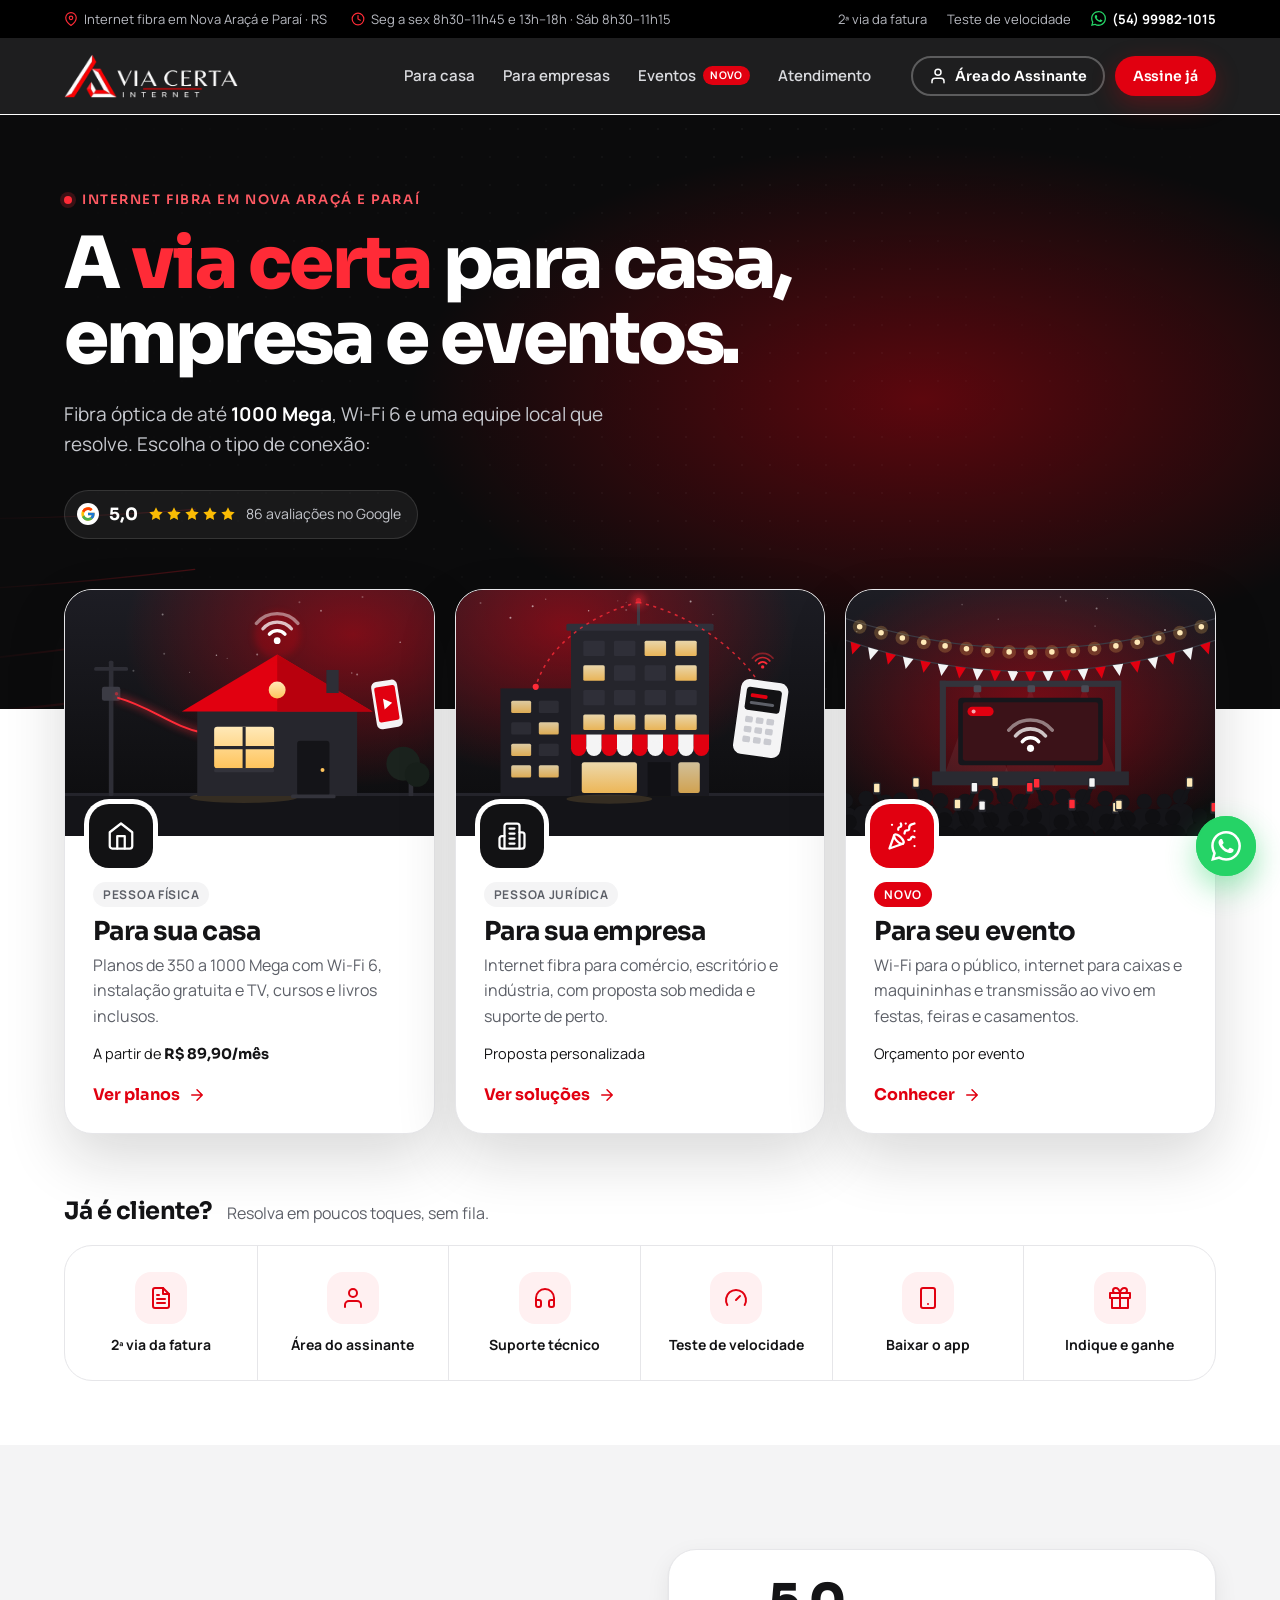
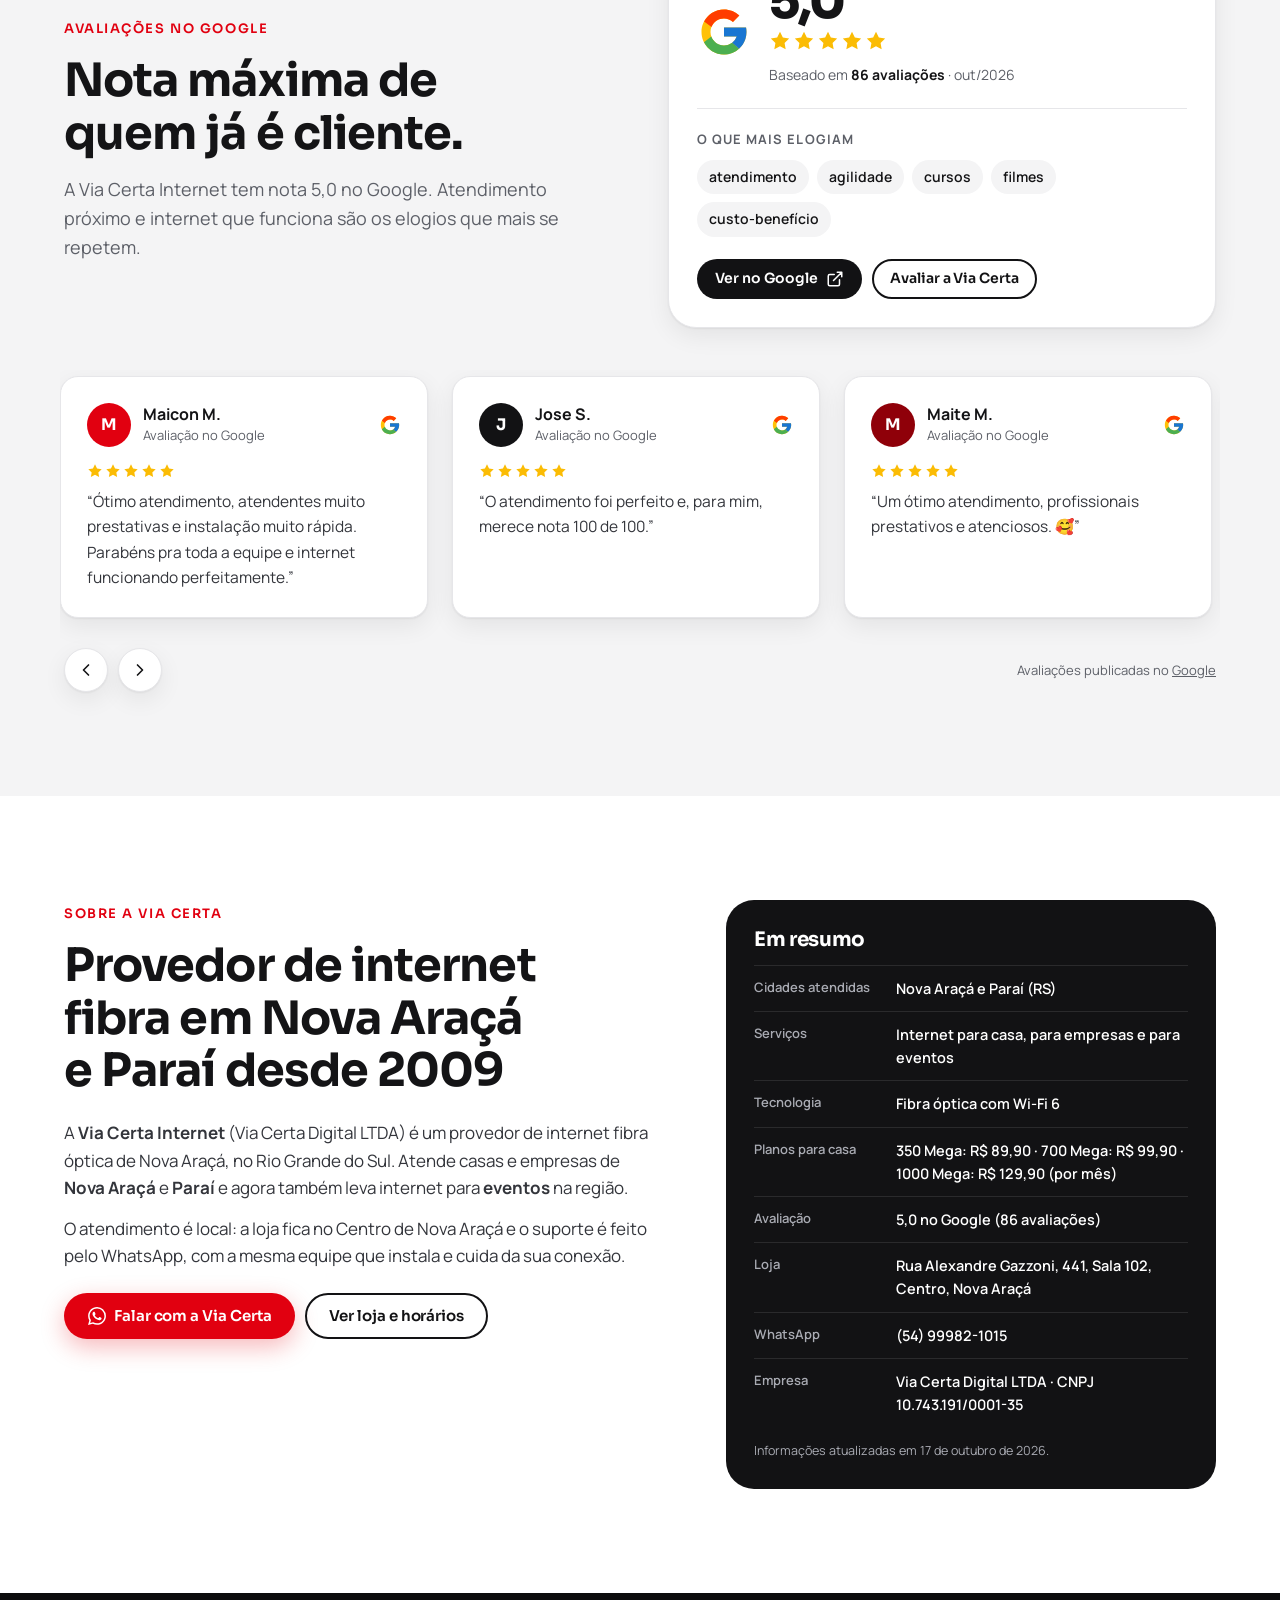
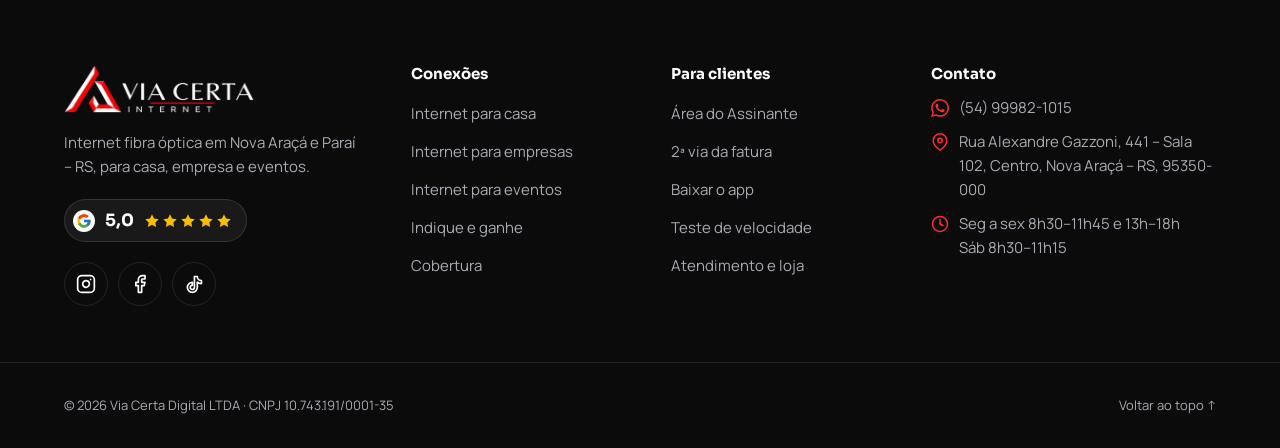
<file: index.html>
<!doctype html>
<html lang="pt-BR">
<head>
  <meta charset="utf-8">
  <meta name="viewport" content="width=device-width, initial-scale=1, viewport-fit=cover">
  <title>Via Certa Internet | Internet fibra em Nova Araçá e Paraí - RS</title>
  <meta name="description" content="Internet fibra em Nova Araçá e Paraí (RS) para casa, empresa e eventos. Planos de 350 a 1000 Mega a partir de R$ 89,90/mês. Nota 5,0 no Google.">
  <meta name="robots" content="index, follow, max-image-preview:large, max-snippet:-1">
  <!-- Quando o domínio estiver definido, adicione: <link rel="canonical" href="https://SEU-DOMINIO.com.br/ESTA-PAGINA"> -->
  <meta name="theme-color" content="#0b0b0c">
  <meta name="geo.region" content="BR-RS">
  <meta name="geo.placename" content="Nova Araçá">
  <meta name="geo.position" content="-28.6588;-51.7441">
  <meta name="ICBM" content="-28.6588, -51.7441">

  <meta property="og:type" content="website">
  <meta property="og:locale" content="pt_BR">
  <meta property="og:site_name" content="Via Certa Internet">
  <meta property="og:title" content="Via Certa Internet | Internet fibra em Nova Araçá e Paraí - RS">
  <meta property="og:description" content="Internet fibra em Nova Araçá e Paraí (RS) para casa, empresa e eventos. Planos de 350 a 1000 Mega a partir de R$ 89,90/mês. Nota 5,0 no Google.">
  <meta property="og:image" content="assets/img/og-image.jpg">
  <meta property="og:image:width" content="1200">
  <meta property="og:image:height" content="630">
  <meta name="twitter:card" content="summary_large_image">

  <link rel="icon" type="image/png" href="assets/img/favicon.png">
  <link rel="apple-touch-icon" href="assets/img/apple-touch-icon.png">
  <link rel="manifest" href="site.webmanifest">

  <link rel="preload" href="assets/fonts/sora-latin.woff2" as="font" type="font/woff2" crossorigin>
  <link rel="preload" href="assets/fonts/manrope-latin.woff2" as="font" type="font/woff2" crossorigin>
  <link rel="stylesheet" href="assets/css/style.css">

  <script type="application/ld+json">
  {
    "@context": "https://schema.org",
    "@graph": [
      {
        "@type": "WebSite",
        "@id": "./#website",
        "name": "Via Certa Internet",
        "alternateName": "Via Certa Digital",
        "inLanguage": "pt-BR",
        "publisher": {
          "@id": "./#empresa"
        }
      },
      {
        "@type": "WebPage",
        "@id": "./#pagina",
        "name": "Via Certa Internet | Internet fibra em Nova Araçá e Paraí - RS",
        "inLanguage": "pt-BR",
        "isPartOf": {
          "@id": "./#website"
        },
        "about": {
          "@id": "./#empresa"
        },
        "dateModified": "2026-10-17"
      },
      {
        "@type": "LocalBusiness",
        "@id": "./#empresa",
        "name": "Via Certa Internet",
        "telephone": "+55-54-99982-1015",
        "address": {
          "@type": "PostalAddress",
          "streetAddress": "Rua Alexandre Gazzoni, 441, Sala 102",
          "addressLocality": "Nova Araçá",
          "addressRegion": "RS",
          "postalCode": "95350-000",
          "addressCountry": "BR"
        },
        "url": "./",
        "additionalType": "https://www.wikidata.org/wiki/Q11371",
        "alternateName": [
          "Via Certa Digital",
          "Viacerta Digital",
          "Viacerta Bitcom",
          "Via Certa Digital - Bitcom"
        ],
        "legalName": "Via Certa Digital LTDA",
        "taxID": "10.743.191/0001-35",
        "foundingDate": "2009-03-26",
        "description": "Provedor de internet fibra óptica em Nova Araçá e Paraí (RS), com planos para casa, soluções para empresas e internet para eventos.",
        "slogan": "Sua casa conectada pela via certa.",
        "logo": "assets/img/logo-escuro.png",
        "image": "assets/img/og-image.jpg",
        "priceRange": "R$ 89,90 - R$ 129,90",
        "currenciesAccepted": "BRL",
        "geo": {
          "@type": "GeoCoordinates",
          "latitude": -28.6588271,
          "longitude": -51.7441465
        },
        "hasMap": "https://maps.google.com/?cid=17424395109808089907",
        "areaServed": [
          {
            "@type": "City",
            "name": "Nova Araçá",
            "sameAs": [
              "https://www.wikidata.org/wiki/Q1757678",
              "https://pt.wikipedia.org/wiki/Nova_Ara%C3%A7%C3%A1"
            ]
          },
          {
            "@type": "City",
            "name": "Paraí",
            "sameAs": [
              "https://www.wikidata.org/wiki/Q1757405",
              "https://pt.wikipedia.org/wiki/Para%C3%AD"
            ]
          }
        ],
        "openingHoursSpecification": [
          {
            "@type": "OpeningHoursSpecification",
            "dayOfWeek": [
              "Monday",
              "Tuesday",
              "Wednesday",
              "Thursday",
              "Friday"
            ],
            "opens": "08:30",
            "closes": "11:45"
          },
          {
            "@type": "OpeningHoursSpecification",
            "dayOfWeek": [
              "Monday",
              "Tuesday",
              "Wednesday",
              "Thursday",
              "Friday"
            ],
            "opens": "13:00",
            "closes": "18:00"
          },
          {
            "@type": "OpeningHoursSpecification",
            "dayOfWeek": "Saturday",
            "opens": "08:30",
            "closes": "11:15"
          }
        ],
        "contactPoint": [
          {
            "@type": "ContactPoint",
            "telephone": "+55-54-99982-1015",
            "contactType": "sales",
            "areaServed": "BR",
            "availableLanguage": "Portuguese"
          },
          {
            "@type": "ContactPoint",
            "telephone": "+55-54-99982-1015",
            "contactType": "technical support",
            "areaServed": "BR",
            "availableLanguage": "Portuguese"
          },
          {
            "@type": "ContactPoint",
            "telephone": "+55-54-99982-1015",
            "contactType": "billing support",
            "areaServed": "BR",
            "availableLanguage": "Portuguese"
          }
        ],
        "sameAs": [
          "https://www.instagram.com/viacertadigital/",
          "https://www.facebook.com/viacertadigital",
          "https://www.tiktok.com/@viacertadigital_internet",
          "https://maps.google.com/?cid=17424395109808089907"
        ],
        "knowsAbout": [
          "Internet fibra óptica",
          "Banda larga",
          "Wi-Fi 6",
          "Internet para eventos"
        ]
      }
    ]
  }
  </script>

  <script src="assets/js/config.js" defer></script>
  <script src="assets/js/main.js" defer></script>
</head>
<body>

  <!-- Ícones (usados com <use href="#i-nome">) -->
  <svg width="0" height="0" style="position:absolute" aria-hidden="true" focusable="false">
  <defs>
    <symbol id="i-wifi" viewBox="0 0 24 24"><path d="M5 12.55a11 11 0 0 1 14.08 0"/><path d="M1.42 9a16 16 0 0 1 21.16 0"/><path d="M8.53 16.11a6 6 0 0 1 6.95 0"/><path d="M12 20h.01"/></symbol>
    <symbol id="i-receipt" viewBox="0 0 24 24"><path d="M14 2H6a2 2 0 0 0-2 2v16a2 2 0 0 0 2 2h12a2 2 0 0 0 2-2V8z"/><path d="M14 2v6h6"/><path d="M16 13H8"/><path d="M16 17H8"/><path d="M10 9H8"/></symbol>
    <symbol id="i-user" viewBox="0 0 24 24"><path d="M20 21v-2a4 4 0 0 0-4-4H8a4 4 0 0 0-4 4v2"/><circle cx="12" cy="7" r="4"/></symbol>
    <symbol id="i-users" viewBox="0 0 24 24"><path d="M17 21v-2a4 4 0 0 0-4-4H5a4 4 0 0 0-4 4v2"/><circle cx="9" cy="7" r="4"/><path d="M23 21v-2a4 4 0 0 0-3-3.87M16 3.13a4 4 0 0 1 0 7.75"/></symbol>
    <symbol id="i-headset" viewBox="0 0 24 24"><path d="M3 18v-6a9 9 0 0 1 18 0v6"/><path d="M21 19a2 2 0 0 1-2 2h-1a2 2 0 0 1-2-2v-3a2 2 0 0 1 2-2h3zM3 19a2 2 0 0 0 2 2h1a2 2 0 0 0 2-2v-3a2 2 0 0 0-2-2H3z"/></symbol>
    <symbol id="i-gauge" viewBox="0 0 24 24"><path d="m12 14 4-4"/><path d="M3.34 19a10 10 0 1 1 17.32 0"/></symbol>
    <symbol id="i-pin" viewBox="0 0 24 24"><path d="M21 10c0 7-9 13-9 13s-9-6-9-13a9 9 0 0 1 18 0z"/><circle cx="12" cy="10" r="3"/></symbol>
    <symbol id="i-gift" viewBox="0 0 24 24"><path d="M20 12v10H4V12"/><path d="M2 7h20v5H2z"/><path d="M12 22V7"/><path d="M12 7H7.5a2.5 2.5 0 0 1 0-5C11 2 12 7 12 7z"/><path d="M12 7h4.5a2.5 2.5 0 0 0 0-5C13 2 12 7 12 7z"/></symbol>
    <symbol id="i-check" viewBox="0 0 24 24"><path d="M20 6 9 17l-5-5"/></symbol>
    <symbol id="i-star" viewBox="0 0 24 24"><path fill="currentColor" stroke="none" d="m12 2 3.09 6.26L22 9.27l-5 4.87 1.18 6.88L12 17.77l-6.18 3.25L7 14.14 2 9.27l6.91-1.01z"/></symbol>
    <symbol id="i-tv" viewBox="0 0 24 24"><rect x="2" y="7" width="20" height="15" rx="2"/><path d="m17 2-5 5-5-5"/></symbol>
    <symbol id="i-film" viewBox="0 0 24 24"><rect x="2" y="2" width="20" height="20" rx="2.18"/><path d="M7 2v20M17 2v20M2 12h20M2 7h5M2 17h5M17 17h5M17 7h5"/></symbol>
    <symbol id="i-book" viewBox="0 0 24 24"><path d="M2 3h6a4 4 0 0 1 4 4v14a3 3 0 0 0-3-3H2z"/><path d="M22 3h-6a4 4 0 0 0-4 4v14a3 3 0 0 1 3-3h7z"/></symbol>
    <symbol id="i-cap" viewBox="0 0 24 24"><path d="M22 10 12 5 2 10l10 5 10-5z"/><path d="M6 12v5c3 3 9 3 12 0v-5"/></symbol>
    <symbol id="i-game" viewBox="0 0 24 24"><path d="M6 12h4M8 10v4M15 13h.01M18 11h.01"/><rect x="2" y="6" width="20" height="12" rx="2"/></symbol>
    <symbol id="i-phone" viewBox="0 0 24 24"><path d="M22 16.92v3a2 2 0 0 1-2.18 2 19.79 19.79 0 0 1-8.63-3.07 19.5 19.5 0 0 1-6-6 19.79 19.79 0 0 1-3.07-8.67A2 2 0 0 1 4.11 2h3a2 2 0 0 1 2 1.72c.13.96.36 1.9.7 2.81a2 2 0 0 1-.45 2.11L8.09 9.91a16 16 0 0 0 6 6l1.27-1.27a2 2 0 0 1 2.11-.45c.91.34 1.85.57 2.81.7A2 2 0 0 1 22 16.92z"/></symbol>
    <symbol id="i-clock" viewBox="0 0 24 24"><circle cx="12" cy="12" r="10"/><path d="M12 6v6l4 2"/></symbol>
    <symbol id="i-arrow" viewBox="0 0 24 24"><path d="M5 12h14M12 5l7 7-7 7"/></symbol>
    <symbol id="i-left" viewBox="0 0 24 24"><path d="m15 18-6-6 6-6"/></symbol>
    <symbol id="i-right" viewBox="0 0 24 24"><path d="m9 18 6-6-6-6"/></symbol>
    <symbol id="i-down" viewBox="0 0 24 24"><path d="m6 9 6 6 6-6"/></symbol>
    <symbol id="i-menu" viewBox="0 0 24 24"><path d="M3 6h18M3 12h18M3 18h18"/></symbol>
    <symbol id="i-x" viewBox="0 0 24 24"><path d="M18 6 6 18M6 6l12 12"/></symbol>
    <symbol id="i-home" viewBox="0 0 24 24"><path d="m3 9 9-7 9 7v11a2 2 0 0 1-2 2H5a2 2 0 0 1-2-2z"/><path d="M9 22V12h6v10"/></symbol>
    <symbol id="i-building" viewBox="0 0 24 24"><path d="M6 22V4a2 2 0 0 1 2-2h8a2 2 0 0 1 2 2v18z"/><path d="M6 12H4a2 2 0 0 0-2 2v6a2 2 0 0 0 2 2h2"/><path d="M18 9h2a2 2 0 0 1 2 2v9a2 2 0 0 1-2 2h-2"/><path d="M10 6h4M10 10h4M10 14h4M10 18h4"/></symbol>
    <symbol id="i-party" viewBox="0 0 24 24"><path d="M5.8 11.3 2 22l10.7-3.79"/><path d="M4 3h.01M22 8h.01M15 2h.01M22 20h.01"/><path d="m22 2-2.24.75a2.9 2.9 0 0 0-1.96 3.12c.1.86-.57 1.63-1.45 1.63h-.38c-.86 0-1.6.6-1.76 1.44L14 10"/><path d="m22 13-.82-.33c-.86-.34-1.82.2-1.98 1.11-.11.7-.72 1.22-1.43 1.22H17"/><path d="m11 2 .33.82c.34.86-.2 1.82-1.11 1.98C9.52 4.9 9 5.52 9 6.23V7"/><path d="M11 13c1.93 1.93 2.83 4.17 2 5-.83.83-3.07-.07-5-2-1.93-1.93-2.83-4.17-2-5 .83-.83 3.07.07 5 2z"/></symbol>
    <symbol id="i-briefcase" viewBox="0 0 24 24"><rect x="2" y="7" width="20" height="14" rx="2"/><path d="M16 21V5a2 2 0 0 0-2-2h-4a2 2 0 0 0-2 2v16"/></symbol>
    <symbol id="i-store" viewBox="0 0 24 24"><path d="M3 9 4.5 4h15L21 9"/><path d="M4 9v11h16V9"/><path d="M3 9h18"/><path d="M9 20v-6h6v6"/></symbol>
    <symbol id="i-laptop" viewBox="0 0 24 24"><rect x="3" y="4" width="18" height="12" rx="2"/><path d="M2 20h20"/></symbol>
    <symbol id="i-factory" viewBox="0 0 24 24"><path d="M2 20V9l6 4V9l6 4V4h8v16z"/><path d="M6 17h.01M10 17h.01M14 17h.01M18 17h.01"/></symbol>
    <symbol id="i-card" viewBox="0 0 24 24"><rect x="2" y="5" width="20" height="14" rx="2"/><path d="M2 10h20M6 15h4"/></symbol>
    <symbol id="i-video" viewBox="0 0 24 24"><path d="m22 8-6 4 6 4z"/><rect x="2" y="6" width="14" height="12" rx="2"/></symbol>
    <symbol id="i-signal" viewBox="0 0 24 24"><path d="M2 20h.01M7 20v-4M12 20v-8M17 20V8M22 4v16"/></symbol>
    <symbol id="i-activity" viewBox="0 0 24 24"><path d="M22 12h-4l-3 9L9 3l-3 9H2"/></symbol>
    <symbol id="i-clipboard" viewBox="0 0 24 24"><rect x="8" y="2" width="8" height="4" rx="1"/><path d="M16 4h2a2 2 0 0 1 2 2v14a2 2 0 0 1-2 2H6a2 2 0 0 1-2-2V6a2 2 0 0 1 2-2h2"/><path d="m9 14 2 2 4-4"/></symbol>
    <symbol id="i-wrench" viewBox="0 0 24 24"><path d="M14.7 6.3a1 1 0 0 0 0 1.4l1.6 1.6a1 1 0 0 0 1.4 0l3.77-3.77a6 6 0 0 1-7.94 7.94l-6.91 6.91a2.12 2.12 0 0 1-3-3l6.91-6.91a6 6 0 0 1 7.94-7.94l-3.76 3.76z"/></symbol>
    <symbol id="i-shield" viewBox="0 0 24 24"><path d="M12 22s8-4 8-10V5l-8-3-8 3v7c0 6 8 10 8 10z"/><path d="m9 12 2 2 4-4"/></symbol>
    <symbol id="i-calendar" viewBox="0 0 24 24"><rect x="3" y="4" width="18" height="18" rx="2"/><path d="M16 2v4M8 2v4M3 10h18"/></symbol>
    <symbol id="i-heart" viewBox="0 0 24 24"><path d="M19 14c1.49-1.46 3-3.21 3-5.5A5.5 5.5 0 0 0 16.5 3c-1.76 0-3 .5-4.5 2-1.5-1.5-2.74-2-4.5-2A5.5 5.5 0 0 0 2 8.5c0 2.3 1.5 4.05 3 5.5l7 7z"/></symbol>
    <symbol id="i-trophy" viewBox="0 0 24 24"><path d="M6 9H4.5a2.5 2.5 0 0 1 0-5H6"/><path d="M18 9h1.5a2.5 2.5 0 0 0 0-5H18"/><path d="M4 22h16"/><path d="M10 14.66V17c0 .55-.47.98-.97 1.21C7.85 18.75 7 20.24 7 22"/><path d="M14 14.66V17c0 .55.47.98.97 1.21C16.15 18.75 17 20.24 17 22"/><path d="M18 2H6v7a6 6 0 0 0 12 0z"/></symbol>
    <symbol id="i-music" viewBox="0 0 24 24"><path d="M9 18V5l12-2v13"/><circle cx="6" cy="18" r="3"/><circle cx="18" cy="16" r="3"/></symbol>
    <symbol id="i-mic" viewBox="0 0 24 24"><path d="M12 2a3 3 0 0 0-3 3v7a3 3 0 0 0 6 0V5a3 3 0 0 0-3-3z"/><path d="M19 10v2a7 7 0 0 1-14 0v-2"/><path d="M12 19v3"/></symbol>
    <symbol id="i-mobile" viewBox="0 0 24 24"><rect x="5" y="2" width="14" height="20" rx="2"/><path d="M12 18h.01"/></symbol>
    <symbol id="i-zap" viewBox="0 0 24 24"><path d="M13 2 3 14h9l-1 8 10-12h-9z"/></symbol>
    <symbol id="i-wallet" viewBox="0 0 24 24"><path d="M21 12V7H5a2 2 0 0 1 0-4h14v4"/><path d="M3 5v14a2 2 0 0 0 2 2h16v-5"/><path d="M18 12a2 2 0 0 0 0 4h4v-4z"/></symbol>
    <symbol id="i-bag" viewBox="0 0 24 24"><path d="M6 2 3 6v14a2 2 0 0 0 2 2h14a2 2 0 0 0 2-2V6l-3-4z"/><path d="M3 6h18"/><path d="M16 10a4 4 0 0 1-8 0"/></symbol>
    <symbol id="i-external" viewBox="0 0 24 24"><path d="M18 13v6a2 2 0 0 1-2 2H5a2 2 0 0 1-2-2V8a2 2 0 0 1 2-2h6"/><path d="M15 3h6v6M10 14 21 3"/></symbol>
    <symbol id="i-whatsapp" viewBox="0 0 24 24"><path fill="currentColor" stroke="none" d="M17.47 14.38c-.3-.15-1.76-.87-2.03-.97-.27-.1-.47-.15-.67.15-.2.3-.77.97-.94 1.16-.17.2-.35.22-.64.08-.3-.15-1.26-.47-2.39-1.48-.88-.79-1.48-1.76-1.65-2.06-.17-.3-.02-.46.13-.6.13-.14.3-.35.45-.52.15-.18.2-.3.3-.5.1-.2.05-.37-.03-.52-.07-.15-.67-1.61-.91-2.2-.24-.58-.49-.5-.67-.51h-.57c-.2 0-.52.07-.79.37-.27.3-1.04 1.02-1.04 2.48s1.06 2.88 1.21 3.07c.15.2 2.1 3.2 5.08 4.49.71.31 1.26.49 1.7.63.71.22 1.36.19 1.87.12.57-.09 1.76-.72 2-1.41.25-.7.25-1.29.18-1.41-.08-.13-.28-.2-.57-.35zM12.05 21.79h-.01a9.87 9.87 0 0 1-5.03-1.38l-.36-.21-3.74.98 1-3.65-.24-.37a9.86 9.86 0 0 1-1.51-5.26c0-5.45 4.44-9.88 9.89-9.88 2.64 0 5.12 1.03 6.99 2.9a9.83 9.83 0 0 1 2.89 6.99c0 5.45-4.44 9.88-9.88 9.88zm8.41-18.3A11.82 11.82 0 0 0 12.05 0C5.5 0 .16 5.34.16 11.89c0 2.1.55 4.14 1.59 5.95L.06 24l6.3-1.65a11.88 11.88 0 0 0 5.68 1.45h.01c6.55 0 11.89-5.34 11.89-11.89a11.82 11.82 0 0 0-3.48-8.41z"/></symbol>
    <symbol id="i-instagram" viewBox="0 0 24 24"><rect x="2" y="2" width="20" height="20" rx="5"/><path d="M16 11.37A4 4 0 1 1 12.63 8 4 4 0 0 1 16 11.37zM17.5 6.5h.01"/></symbol>
    <symbol id="i-facebook" viewBox="0 0 24 24"><path d="M18 2h-3a5 5 0 0 0-5 5v3H7v4h3v8h4v-8h3l1-4h-4V7a1 1 0 0 1 1-1h3z"/></symbol>
    <symbol id="i-tiktok" viewBox="0 0 24 24"><path d="M16 3a5 5 0 0 0 5 5v3.5a8.5 8.5 0 0 1-5-1.6V16a6 6 0 1 1-6-6v3.6A2.5 2.5 0 1 0 12.5 16V3z"/></symbol>
    <symbol id="i-play" viewBox="0 0 24 24"><path fill="currentColor" stroke="none" d="M3.6 1.8c-.3.3-.5.8-.5 1.4v17.6c0 .6.2 1.1.5 1.4l.1.1 9.9-9.9v-.2L3.7 1.7zM16.9 15.6l-3.3-3.3v-.2l3.3-3.3.1.04 3.9 2.2c1.1.6 1.1 1.7 0 2.3l-3.9 2.2zM17 15.5 13.6 12 3.6 22.2c.4.4 1 .4 1.7.05L17 15.5M17 8.5 5.3 1.8c-.7-.4-1.3-.3-1.7.1L13.6 12z"/></symbol>
    <symbol id="i-apple" viewBox="0 0 24 24"><path fill="currentColor" stroke="none" d="M16.37 12.6c-.02-2.34 1.91-3.47 2-3.52-1.09-1.6-2.79-1.82-3.39-1.84-1.44-.15-2.82.85-3.55.85-.73 0-1.86-.83-3.06-.81-1.57.02-3.02.92-3.83 2.33-1.64 2.84-.42 7.04 1.17 9.35.78 1.13 1.71 2.39 2.93 2.35 1.18-.05 1.62-.76 3.04-.76 1.42 0 1.82.76 3.06.73 1.27-.02 2.07-1.15 2.84-2.29.9-1.31 1.27-2.58 1.29-2.65-.03-.01-2.47-.95-2.5-3.76zM14.04 5.72c.65-.79 1.09-1.88.97-2.97-.94.04-2.07.62-2.74 1.41-.6.7-1.13 1.81-.99 2.88 1.05.08 2.12-.53 2.76-1.32z"/></symbol>
    <symbol id="i-google" viewBox="0 0 48 48"><path fill="#FFC107" stroke="none" d="M43.61 20.08H42V20H24v8h11.3c-1.65 4.66-6.08 8-11.3 8-6.63 0-12-5.37-12-12s5.37-12 12-12c3.06 0 5.84 1.15 7.96 3.04l5.66-5.66C34.05 6.05 29.27 4 24 4 12.95 4 4 12.95 4 24s8.95 20 20 20 20-8.95 20-20c0-1.34-.14-2.65-.39-3.92z"/><path fill="#FF3D00" stroke="none" d="m6.31 14.69 6.57 4.82C14.66 15.11 18.96 12 24 12c3.06 0 5.84 1.15 7.96 3.04l5.66-5.66C34.05 6.05 29.27 4 24 4 16.32 4 9.66 8.34 6.31 14.69z"/><path fill="#4CAF50" stroke="none" d="M24 44c5.17 0 9.86-1.98 13.41-5.19l-6.19-5.24A11.91 11.91 0 0 1 24 36c-5.2 0-9.62-3.32-11.28-7.95l-6.52 5.03C9.5 39.56 16.23 44 24 44z"/><path fill="#1976D2" stroke="none" d="M43.61 20.08H42V20H24v8h11.3a12.04 12.04 0 0 1-4.09 5.57l6.19 5.24C36.97 39.2 44 34 44 24c0-1.34-.14-2.65-.39-3.92z"/></symbol>
  </defs>
  </svg>
  <a class="skip-link" href="#conteudo">Pular para o conteúdo</a>

  <!-- ===== CABEÇALHO (igual em todas as páginas) ===== -->
  <header class="site-header" id="topo">
    <div class="topbar">
      <div class="container topbar__inner">
        <p class="topbar__item"><svg class="i" aria-hidden="true"><use href="#i-pin"/></svg> Internet fibra em Nova Araçá e Paraí · RS</p>
        <p class="topbar__item topbar__hide-sm"><svg class="i" aria-hidden="true"><use href="#i-clock"/></svg> Seg a sex 8h30–11h45 e 13h–18h · Sáb 8h30–11h15</p>
        <div class="topbar__links">
          <a href="#" data-link="segundaVia">2ª via da fatura</a>
          <a href="#" data-link="testeVelocidade">Teste de velocidade</a>
          <a href="https://wa.me/5554999821015" data-wa="Olá! Vim pelo site da Via Certa Internet e gostaria de atendimento. Sou de {cidade}." data-wa-ctx="geral" target="_blank" rel="noopener" class="topbar__wa"><svg class="i" aria-hidden="true"><use href="#i-whatsapp"/></svg> (54) 99982-1015</a>
        </div>
      </div>
    </div>

    <div class="navbar">
      <div class="container navbar__inner">
        <a href="./" class="brand" aria-label="Via Certa Internet - página inicial">
          <picture>
            <source type="image/webp" srcset="assets/img/logo-branco.webp">
            <img src="assets/img/logo-branco.png" alt="Via Certa Internet" width="400" height="101" fetchpriority="high">
          </picture>
        </a>

        <nav class="nav" id="menu" aria-label="Menu principal">
          <ul class="nav__list">
            <li><a href="residencial.html">Para casa</a></li>
            <li><a href="empresas.html">Para empresas</a></li>
            <li><a href="eventos.html">Eventos <span class="nav__new">Novo</span></a></li>
            <li><a href="atendimento.html">Atendimento</a></li>
          </ul>
          <div class="nav__mobile-extra">
            <button type="button" class="btn btn--ghost-light btn--block" data-open-cliente><svg class="i" aria-hidden="true"><use href="#i-user"/></svg> Área do Assinante</button>
            <a href="https://wa.me/5554999821015" data-wa="Olá! Vim pelo site da Via Certa Internet e gostaria de atendimento. Sou de {cidade}." data-wa-ctx="geral" target="_blank" rel="noopener" class="nav__mobile-wa"><svg class="i" aria-hidden="true"><use href="#i-whatsapp"/></svg> (54) 99982-1015</a>
          </div>
        </nav>

        <div class="navbar__actions">
          <button type="button" class="btn btn--ghost-light btn--sm navbar__cliente" data-open-cliente><svg class="i" aria-hidden="true"><use href="#i-user"/></svg><span>Área do Assinante</span></button>
          <a href="residencial.html#planos" class="btn btn--red btn--sm navbar__cta">Assine já</a>
          <button type="button" class="nav-toggle" aria-expanded="false" aria-controls="menu" aria-label="Abrir menu">
            <svg class="i i--open" aria-hidden="true"><use href="#i-menu"/></svg>
            <svg class="i i--close" aria-hidden="true"><use href="#i-x"/></svg>
          </button>
        </div>
      </div>
    </div>
  </header>

  <main id="conteudo">

    <!-- ===== HERO ===== -->
    <section class="hero hero--home" id="inicio">
      <div class="hero__bg" aria-hidden="true">
        <svg class="hero__fibers" viewBox="0 0 1440 720" preserveAspectRatio="xMidYMid slice">
          <defs>
            <linearGradient id="fiberGrad" x1="0" x2="1" y1="0" y2="0">
              <stop offset="0" stop-color="#ff1f2d" stop-opacity="0"/>
              <stop offset=".55" stop-color="#ff1f2d" stop-opacity=".55"/>
              <stop offset="1" stop-color="#ffffff" stop-opacity=".9"/>
            </linearGradient>
            <radialGradient id="glow" cx="72%" cy="48%" r="40%">
              <stop offset="0" stop-color="#e10010" stop-opacity=".38"/>
              <stop offset="1" stop-color="#e10010" stop-opacity="0"/>
            </radialGradient>
          </defs>
          <rect width="1440" height="720" fill="url(#glow)"/>
          <g fill="none" stroke="url(#fiberGrad)" stroke-linecap="round">
            <path class="fiber f1" d="M-40 640 C 360 600, 640 520, 1030 380"/>
            <path class="fiber f2" d="M-40 560 C 340 540, 700 460, 1030 360"/>
            <path class="fiber f3" d="M-40 700 C 420 660, 760 540, 1040 400"/>
            <path class="fiber f4" d="M-40 480 C 300 480, 680 420, 1020 345"/>
            <path class="fiber f5" d="M-40 760 C 480 720, 800 560, 1050 420"/>
          </g>
        </svg>
      </div>

      <div class="container hero__inner hero__inner--home">
        <div class="hero__copy">
          <h1 class="hero__title">
            <span class="hero__kicker"><span class="dot" aria-hidden="true"></span>Internet fibra em Nova Araçá e Paraí</span><span class="sr-only">: </span>
            A <em>via certa</em> para casa, empresa e eventos.
          </h1>
          <p class="hero__lead">Fibra óptica de até <strong>1000 Mega</strong>, Wi-Fi 6 e uma equipe local que resolve. Escolha o tipo de conexão:</p>
          <a href="#avaliacoes" class="rating-chip">
            <svg class="rating-chip__g" aria-hidden="true"><use href="#i-google"/></svg><span class="rating-chip__score">5,0</span><span class="stars" aria-hidden="true"><svg><use href="#i-star"/></svg><svg><use href="#i-star"/></svg><svg><use href="#i-star"/></svg><svg><use href="#i-star"/></svg><svg><use href="#i-star"/></svg></span><span class="rating-chip__count">86 avaliações no Google</span>
          </a>
        </div>
      </div>
    </section>

    <!-- ===== SEGMENTOS ===== -->
    <section class="segments" aria-label="Tipos de conexão">
      <div class="container">
        <ul class="segments__grid">
          <li>
            <a class="segment" href="residencial.html">
              <span class="segment__media"><img src="assets/img/ilustra-casa.svg" alt="Ilustração de casa conectada com internet fibra e Wi-Fi" width="480" height="320" decoding="async"></span>
              <span class="segment__icon"><svg class="i" aria-hidden="true"><use href="#i-home"/></svg></span>
              <span class="segment__body">
                <span class="segment__tag">Pessoa física</span>
                <h2 class="segment__title">Para sua casa</h2>
                <span class="segment__text">Planos de 350 a 1000 Mega com Wi-Fi 6, instalação gratuita e TV, cursos e livros inclusos.</span>
                <span class="segment__short">350 a 1000 Mega, Wi-Fi 6 e instalação grátis.</span>
                <span class="segment__price">A partir de <strong>R$ 89,90/mês</strong></span>
              </span>
              <span class="segment__go">Ver planos <svg class="i" aria-hidden="true"><use href="#i-arrow"/></svg></span>
            </a>
          </li>
          <li>
            <a class="segment" href="empresas.html">
              <span class="segment__media"><img src="assets/img/ilustra-empresa.svg" alt="Ilustração de prédio comercial e loja conectados à internet fibra" width="480" height="320" decoding="async"></span>
              <span class="segment__icon"><svg class="i" aria-hidden="true"><use href="#i-building"/></svg></span>
              <span class="segment__body">
                <span class="segment__tag">Pessoa jurídica</span>
                <h2 class="segment__title">Para sua empresa</h2>
                <span class="segment__text">Internet fibra para comércio, escritório e indústria, com proposta sob medida e suporte de perto.</span>
                <span class="segment__short">Fibra para comércio, escritório e indústria.</span>
                <span class="segment__price">Proposta personalizada</span>
              </span>
              <span class="segment__go">Ver soluções <svg class="i" aria-hidden="true"><use href="#i-arrow"/></svg></span>
            </a>
          </li>
          <li>
            <a class="segment segment--event" href="eventos.html">
              <span class="segment__media"><img src="assets/img/ilustra-evento.svg" alt="Ilustração de evento com palco, luzes e público conectado ao Wi-Fi" width="480" height="320" decoding="async"></span>
              <span class="segment__icon"><svg class="i" aria-hidden="true"><use href="#i-party"/></svg></span>
              <span class="segment__body">
                <span class="segment__tag segment__tag--new">Novo</span>
                <h2 class="segment__title">Para seu evento</h2>
                <span class="segment__text">Wi-Fi para o público, internet para caixas e maquininhas e transmissão ao vivo em festas, feiras e casamentos.</span>
                <span class="segment__short">Wi-Fi e internet para festas, feiras e casamentos.</span>
                <span class="segment__price">Orçamento por evento</span>
              </span>
              <span class="segment__go">Conhecer <svg class="i" aria-hidden="true"><use href="#i-arrow"/></svg></span>
            </a>
          </li>
        </ul>
      </div>
    </section>

    <!-- ===== JÁ É CLIENTE ===== -->
    <section class="section client-strip" aria-labelledby="cliente-titulo">
      <div class="container">
        <div class="client-strip__head">
          <h2 class="client-strip__title" id="cliente-titulo">Já é cliente?</h2>
          <p>Resolva em poucos toques, sem fila.</p>
        </div>
        <ul class="client-strip__grid">
          <li><a href="#" data-link="segundaVia" class="shortcut"><span class="shortcut__icon"><svg class="i" aria-hidden="true"><use href="#i-receipt"/></svg></span><span>2ª via da fatura</span></a></li>
          <li><button type="button" class="shortcut" data-open-cliente><span class="shortcut__icon"><svg class="i" aria-hidden="true"><use href="#i-user"/></svg></span><span>Área do assinante</span></button></li>
          <li><a href="https://wa.me/5554999821015" data-wa="Olá! Sou cliente da Via Certa Internet em {cidade} e preciso de suporte técnico." data-wa-ctx="cliente" target="_blank" rel="noopener" class="shortcut"><span class="shortcut__icon"><svg class="i" aria-hidden="true"><use href="#i-headset"/></svg></span><span>Suporte técnico</span></a></li>
          <li><a href="#" data-link="testeVelocidade" class="shortcut"><span class="shortcut__icon"><svg class="i" aria-hidden="true"><use href="#i-gauge"/></svg></span><span>Teste de velocidade</span></a></li>
          <li><a href="#" data-link="appAuto" class="shortcut"><span class="shortcut__icon"><svg class="i" aria-hidden="true"><use href="#i-mobile"/></svg></span><span>Baixar o app</span></a></li>
          <li><a href="residencial.html#indique" class="shortcut"><span class="shortcut__icon"><svg class="i" aria-hidden="true"><use href="#i-gift"/></svg></span><span>Indique e ganhe</span></a></li>
        </ul>
      </div>
    </section>

    <!-- ===== AVALIAÇÕES GOOGLE ===== -->
    <section class="section reviews" id="avaliacoes" aria-labelledby="avaliacoes-titulo">
      <div class="container reviews__inner">
        <div class="reviews__summary">
          <p class="eyebrow">Avaliações no Google</p>
          <h2 class="section-title" id="avaliacoes-titulo">Nota máxima de quem já é cliente.</h2>
          <p class="section-lead">A Via Certa Internet tem nota 5,0 no Google. Atendimento próximo e internet que funciona são os elogios que mais se repetem.</p>
        </div>

        <div class="score-card">
          <div class="score-card__top">
            <svg class="score-card__g" aria-hidden="true"><use href="#i-google"/></svg>
            <div>
              <p class="score-card__score"><span data-g-nota>5,0</span><span class="sr-only"> de 5 estrelas</span></p>
              <span class="stars stars--lg" aria-hidden="true"><svg><use href="#i-star"/></svg><svg><use href="#i-star"/></svg><svg><use href="#i-star"/></svg><svg><use href="#i-star"/></svg><svg><use href="#i-star"/></svg></span>
              <p class="score-card__count">Baseado em <strong><span data-g-total>86</span> avaliações</strong> · <span data-g-quando><time datetime="2026-10">out/2026</time></span></p>
            </div>
          </div>
          <div class="score-card__topics">
            <p>O que mais elogiam</p>
            <ul class="chips"><li>atendimento</li><li>agilidade</li><li>cursos</li><li>filmes</li><li>custo-benefício</li></ul>
          </div>
          <div class="score-card__actions">
            <a href="https://maps.google.com/?cid=17424395109808089907" data-link="googleMaps" target="_blank" rel="noopener" class="btn btn--dark btn--sm">Ver no Google <svg class="i" aria-hidden="true"><use href="#i-external"/></svg></a>
            <a href="https://maps.google.com/?cid=17424395109808089907" data-link="googleAvaliar" target="_blank" rel="noopener" class="btn btn--outline btn--sm">Avaliar a Via Certa</a>
          </div>
        </div>

        <div class="reviews__carousel">
          <!-- Avaliações reais copiadas do perfil do Google (12/10/2026). Com a integração ao vivo ativa, o JS substitui este conteúdo. -->
          <div class="reviews__track" data-reviews tabindex="0" role="region" aria-label="Avaliações de clientes no Google">
            <article class="review">
              <div class="review__head"><span class="review__avatar">M</span><div class="review__who"><p class="review__name">Maicon M.</p><p class="review__when">Avaliação no Google</p></div><svg class="review__g" aria-hidden="true"><use href="#i-google"/></svg></div>
              <span class="stars" role="img" aria-label="5 de 5 estrelas"><svg><use href="#i-star"/></svg><svg><use href="#i-star"/></svg><svg><use href="#i-star"/></svg><svg><use href="#i-star"/></svg><svg><use href="#i-star"/></svg></span>
              <p class="review__text">Ótimo atendimento, atendentes muito prestativas e instalação muito rápida. Parabéns pra toda a equipe e internet funcionando perfeitamente.</p>
            </article>
            <article class="review">
              <div class="review__head"><span class="review__avatar review__avatar--dark">J</span><div class="review__who"><p class="review__name">Jose S.</p><p class="review__when">Avaliação no Google</p></div><svg class="review__g" aria-hidden="true"><use href="#i-google"/></svg></div>
              <span class="stars" role="img" aria-label="5 de 5 estrelas"><svg><use href="#i-star"/></svg><svg><use href="#i-star"/></svg><svg><use href="#i-star"/></svg><svg><use href="#i-star"/></svg><svg><use href="#i-star"/></svg></span>
              <p class="review__text">O atendimento foi perfeito e, para mim, merece nota 100 de 100.</p>
            </article>
            <article class="review">
              <div class="review__head"><span class="review__avatar review__avatar--wine">M</span><div class="review__who"><p class="review__name">Maite M.</p><p class="review__when">Avaliação no Google</p></div><svg class="review__g" aria-hidden="true"><use href="#i-google"/></svg></div>
              <span class="stars" role="img" aria-label="5 de 5 estrelas"><svg><use href="#i-star"/></svg><svg><use href="#i-star"/></svg><svg><use href="#i-star"/></svg><svg><use href="#i-star"/></svg><svg><use href="#i-star"/></svg></span>
              <p class="review__text">Um ótimo atendimento, profissionais prestativos e atenciosos. 🥰</p>
            </article>
            <article class="review">
              <div class="review__head"><span class="review__avatar review__avatar--gray">C</span><div class="review__who"><p class="review__name">Cliente Via Certa</p><p class="review__when">Avaliação no Google</p></div><svg class="review__g" aria-hidden="true"><use href="#i-google"/></svg></div>
              <span class="stars" role="img" aria-label="5 de 5 estrelas"><svg><use href="#i-star"/></svg><svg><use href="#i-star"/></svg><svg><use href="#i-star"/></svg><svg><use href="#i-star"/></svg><svg><use href="#i-star"/></svg></span>
              <p class="review__text">Ótimo atendimento desde a recepção até a visita técnica da equipe.</p>
            </article>
            <article class="review">
              <div class="review__head"><span class="review__avatar">C</span><div class="review__who"><p class="review__name">Cliente Via Certa</p><p class="review__when">Avaliação no Google</p></div><svg class="review__g" aria-hidden="true"><use href="#i-google"/></svg></div>
              <span class="stars" role="img" aria-label="5 de 5 estrelas"><svg><use href="#i-star"/></svg><svg><use href="#i-star"/></svg><svg><use href="#i-star"/></svg><svg><use href="#i-star"/></svg><svg><use href="#i-star"/></svg></span>
              <p class="review__text">Cursos maravilhosos, e sem falar na plataforma de filmes.</p>
            </article>
            <article class="review">
              <div class="review__head"><span class="review__avatar review__avatar--dark">C</span><div class="review__who"><p class="review__name">Cliente Via Certa</p><p class="review__when">Avaliação no Google</p></div><svg class="review__g" aria-hidden="true"><use href="#i-google"/></svg></div>
              <span class="stars" role="img" aria-label="5 de 5 estrelas"><svg><use href="#i-star"/></svg><svg><use href="#i-star"/></svg><svg><use href="#i-star"/></svg><svg><use href="#i-star"/></svg><svg><use href="#i-star"/></svg></span>
              <p class="review__text">A internet muito boa, funciona muito bem, não trava nada, recomendo muito 😉👍</p>
            </article>
          </div>
          <div class="reviews__nav">
            <button type="button" class="round-btn" data-reviews-prev aria-label="Avaliações anteriores"><svg class="i" aria-hidden="true"><use href="#i-left"/></svg></button>
            <button type="button" class="round-btn" data-reviews-next aria-label="Próximas avaliações"><svg class="i" aria-hidden="true"><use href="#i-right"/></svg></button>
            <p class="reviews__source" data-reviews-source>Avaliações publicadas no <a href="https://maps.google.com/?cid=17424395109808089907" target="_blank" rel="noopener">Google</a></p>
          </div>
        </div>
      </div>
    </section>

    <!-- ===== SOBRE ===== -->
    <section class="section about" id="sobre" aria-labelledby="sobre-titulo">
      <div class="container about__inner">
        <div class="about__copy">
          <p class="eyebrow">Sobre a Via Certa</p>
          <h2 class="section-title" id="sobre-titulo">Provedor de internet fibra em Nova Araçá e Paraí desde 2009</h2>
          <p>A <strong>Via Certa Internet</strong> (Via Certa Digital LTDA) é um provedor de internet fibra óptica de Nova Araçá, no Rio Grande do Sul. Atende casas e empresas de <strong>Nova Araçá</strong> e <strong>Paraí</strong> e agora também leva internet para <strong>eventos</strong> na região.</p>
          <p>O atendimento é local: a loja fica no Centro de Nova Araçá e o suporte é feito pelo WhatsApp, com a mesma equipe que instala e cuida da sua conexão.</p>
          <div class="about__ctas">
            <a href="https://wa.me/5554999821015" data-wa="Olá! Vim pelo site da Via Certa Internet e gostaria de atendimento. Sou de {cidade}." data-wa-ctx="geral" target="_blank" rel="noopener" class="btn btn--red"><svg class="i" aria-hidden="true"><use href="#i-whatsapp"/></svg> Falar com a Via Certa</a>
            <a href="atendimento.html" class="btn btn--outline">Ver loja e horários</a>
          </div>
        </div>

        <aside class="facts" aria-labelledby="resumo-titulo">
          <h3 id="resumo-titulo">Em resumo</h3>
          <dl>
            <div><dt>Cidades atendidas</dt><dd>Nova Araçá e Paraí (RS)</dd></div>
            <div><dt>Serviços</dt><dd>Internet para casa, para empresas e para eventos</dd></div>
            <div><dt>Tecnologia</dt><dd>Fibra óptica com Wi-Fi 6</dd></div>
            <div><dt>Planos para casa</dt><dd>350 Mega: R$ 89,90 · 700 Mega: R$ 99,90 · 1000 Mega: R$ 129,90 (por mês)</dd></div>
            <div><dt>Avaliação</dt><dd>5,0 no Google (86 avaliações)</dd></div>
            <div><dt>Loja</dt><dd>Rua Alexandre Gazzoni, 441, Sala 102, Centro, Nova Araçá</dd></div>
            <div><dt>WhatsApp</dt><dd>(54) 99982-1015</dd></div>
            <div><dt>Empresa</dt><dd>Via Certa Digital LTDA · CNPJ 10.743.191/0001-35</dd></div>
          </dl>
          <p class="facts__date">Informações atualizadas em <time datetime="2026-10-17">17 de outubro de 2026</time>.</p>
        </aside>
      </div>
    </section>

  </main>

  <!-- ===== RODAPÉ (igual em todas as páginas) ===== -->
  <footer class="site-footer">
    <div class="container footer__grid">
      <div class="footer__brand">
        <picture>
          <source type="image/webp" srcset="assets/img/logo-branco.webp">
          <img src="assets/img/logo-branco.png" alt="Via Certa Internet" width="400" height="101" loading="lazy" decoding="async">
        </picture>
        <p>Internet fibra óptica em Nova Araçá e Paraí – RS, para casa, empresa e eventos.</p>
        <a href="./#avaliacoes" class="rating-chip rating-chip--sm" aria-label="Nota 5,0 no Google">
          <svg class="rating-chip__g" aria-hidden="true"><use href="#i-google"/></svg><span class="rating-chip__score">5,0</span><span class="stars" aria-hidden="true"><svg><use href="#i-star"/></svg><svg><use href="#i-star"/></svg><svg><use href="#i-star"/></svg><svg><use href="#i-star"/></svg><svg><use href="#i-star"/></svg></span>
        </a>
        <div class="footer__social">
          <a href="#" data-link="instagram" aria-label="Instagram da Via Certa" hidden><svg class="i" aria-hidden="true"><use href="#i-instagram"/></svg></a>
          <a href="#" data-link="facebook" aria-label="Facebook da Via Certa" hidden><svg class="i" aria-hidden="true"><use href="#i-facebook"/></svg></a>
          <a href="#" data-link="tiktok" aria-label="TikTok da Via Certa" hidden><svg class="i" aria-hidden="true"><use href="#i-tiktok"/></svg></a>
        </div>
      </div>

      <nav class="footer__col" aria-label="Conexões">
        <h2 class="footer__title">Conexões</h2>
        <ul>
          <li><a href="residencial.html">Internet para casa</a></li>
          <li><a href="empresas.html">Internet para empresas</a></li>
          <li><a href="eventos.html">Internet para eventos</a></li>
          <li><a href="residencial.html#indique">Indique e ganhe</a></li>
          <li><a href="residencial.html#cobertura">Cobertura</a></li>
        </ul>
      </nav>

      <nav class="footer__col" aria-label="Para clientes">
        <h2 class="footer__title">Para clientes</h2>
        <ul>
          <li><a href="#" data-link="areaCliente">Área do Assinante</a></li>
          <li><a href="#" data-link="segundaVia">2ª via da fatura</a></li>
          <li><a href="residencial.html#app">Baixar o app</a></li>
          <li><a href="#" data-link="testeVelocidade">Teste de velocidade</a></li>
          <li><a href="atendimento.html">Atendimento e loja</a></li>
        </ul>
      </nav>

      <div class="footer__col footer__contact-col">
        <h2 class="footer__title">Contato</h2>
        <ul class="footer__contact">
          <li><svg class="i" aria-hidden="true"><use href="#i-whatsapp"/></svg><a href="https://wa.me/5554999821015" data-wa="Olá! Vim pelo site da Via Certa Internet e gostaria de atendimento. Sou de {cidade}." data-wa-ctx="geral" target="_blank" rel="noopener">(54) 99982-1015</a></li>
          <li><svg class="i" aria-hidden="true"><use href="#i-pin"/></svg><address>Rua Alexandre Gazzoni, 441 – Sala 102, Centro, Nova Araçá – RS, 95350-000</address></li>
          <li><svg class="i" aria-hidden="true"><use href="#i-clock"/></svg><span>Seg a sex 8h30–11h45 e 13h–18h<br>Sáb 8h30–11h15</span></li>
        </ul>
      </div>
    </div>

    <div class="footer__bottom">
      <div class="container footer__bottom-inner">
        <p>© <span data-year>2026</span> Via Certa Digital LTDA · CNPJ 10.743.191/0001-35</p>
        <a href="#topo" class="footer__top">Voltar ao topo ↑</a>
      </div>
    </div>
  </footer>

  <!-- WhatsApp flutuante (computador) -->
  <a href="https://wa.me/5554999821015" data-wa="Olá! Vim pelo site da Via Certa Internet e gostaria de atendimento. Sou de {cidade}." data-wa-ctx="geral" target="_blank" rel="noopener" class="wa-float" aria-label="Falar no WhatsApp"><svg class="i" aria-hidden="true"><use href="#i-whatsapp"/></svg><span class="wa-float__tip">Fale com a gente</span></a>

  <!-- Barra de ações (celular) -->
  <nav class="mobile-bar" aria-label="Ações rápidas">
    <a href="residencial.html#planos"><svg class="i" aria-hidden="true"><use href="#i-wifi"/></svg><span>Planos</span></a>
    <a href="#" data-link="segundaVia"><svg class="i" aria-hidden="true"><use href="#i-receipt"/></svg><span>2ª via</span></a>
    <button type="button" data-open-cliente><svg class="i" aria-hidden="true"><use href="#i-user"/></svg><span>Assinante</span></button>
    <a href="https://wa.me/5554999821015" data-wa="Olá! Vim pelo site da Via Certa Internet e gostaria de atendimento. Sou de {cidade}." data-wa-ctx="geral" target="_blank" rel="noopener" class="mobile-bar__wa"><svg class="i" aria-hidden="true"><use href="#i-whatsapp"/></svg><span>WhatsApp</span></a>
  </nav>

  <!-- Janela: cidade do contato (abre ao tocar em qualquer botão de WhatsApp) -->
  <dialog class="sheet city-sheet" id="escolher-cidade" aria-labelledby="cidade-titulo">
    <div class="sheet__head">
      <div>
        <p class="eyebrow">Antes de abrir o WhatsApp</p>
        <h2 id="cidade-titulo" data-city-title>De onde você fala?</h2>
      </div>
      <button type="button" class="round-btn round-btn--plain" data-close-sheet aria-label="Fechar"><svg class="i" aria-hidden="true"><use href="#i-x"/></svg></button>
    </div>
    <p class="city-sheet__lead">Assim a mensagem já chega com a sua cidade e o atendimento fica mais rápido.</p>
    <div class="city-sheet__options">
      <button type="button" class="city-option" data-city="Nova Araçá-RS"><span class="city-option__pin"><svg class="i" aria-hidden="true"><use href="#i-pin"/></svg></span><span data-city-label="0">Sou de Nova Araçá</span><svg class="i city-option__go" aria-hidden="true"><use href="#i-right"/></svg></button>
      <button type="button" class="city-option" data-city="Paraí-RS"><span class="city-option__pin"><svg class="i" aria-hidden="true"><use href="#i-pin"/></svg></span><span data-city-label="1">Sou de Paraí</span><svg class="i city-option__go" aria-hidden="true"><use href="#i-right"/></svg></button>
    </div>
    <button type="button" class="city-sheet__other" data-city-other aria-expanded="false" aria-controls="cidade-outra"><span data-city-label="2">Sou de outra cidade</span></button>
    <form class="city-sheet__form" id="cidade-outra" data-city-form hidden>
      <label for="cidade-outra-nome">Qual cidade?</label>
      <div class="city-sheet__row">
        <input id="cidade-outra-nome" name="cidade" type="text" autocomplete="address-level2" placeholder="Ex.: Guaporé" enterkeyhint="send" required>
        <button type="submit" class="btn btn--red">Continuar</button>
      </div>
    </form>
  </dialog>

  <!-- Janela: Área do Assinante -->
  <dialog class="sheet" id="area-cliente" aria-labelledby="area-cliente-title">
    <div class="sheet__head">
      <div>
        <p class="eyebrow">Já sou cliente</p>
        <h2 id="area-cliente-title">Área do Assinante</h2>
      </div>
      <button type="button" class="round-btn round-btn--plain" data-close-sheet aria-label="Fechar"><svg class="i" aria-hidden="true"><use href="#i-x"/></svg></button>
    </div>
    <ul class="sheet__list">
      <li data-requires="areaCliente"><a href="#" data-link="areaCliente" class="sheet__item sheet__item--primary"><span class="sheet__icon"><svg class="i" aria-hidden="true"><use href="#i-user"/></svg></span><span><strong>Entrar na Área do Assinante</strong><small>Faturas, contrato e seus dados</small></span><svg class="i sheet__go" aria-hidden="true"><use href="#i-right"/></svg></a></li>
      <li><a href="#" data-link="segundaVia" class="sheet__item"><span class="sheet__icon"><svg class="i" aria-hidden="true"><use href="#i-receipt"/></svg></span><span><strong>2ª via da fatura</strong><small>Consulte e pague sua fatura</small></span><svg class="i sheet__go" aria-hidden="true"><use href="#i-right"/></svg></a></li>
      <li data-requires="appAuto"><a href="#" data-link="appAuto" class="sheet__item"><span class="sheet__icon"><svg class="i" aria-hidden="true"><use href="#i-mobile"/></svg></span><span><strong>Baixar o app</strong><small>Procure por “Bitcom” na loja</small></span><svg class="i sheet__go" aria-hidden="true"><use href="#i-right"/></svg></a></li>
      <li><a href="https://wa.me/5554999821015" data-wa="Olá! Sou cliente da Via Certa Internet em {cidade} e preciso de suporte técnico." data-wa-ctx="cliente" target="_blank" rel="noopener" class="sheet__item"><span class="sheet__icon"><svg class="i" aria-hidden="true"><use href="#i-headset"/></svg></span><span><strong>Suporte técnico</strong><small>Atendimento pelo WhatsApp</small></span><svg class="i sheet__go" aria-hidden="true"><use href="#i-right"/></svg></a></li>
      <li><a href="#" data-link="testeVelocidade" class="sheet__item"><span class="sheet__icon"><svg class="i" aria-hidden="true"><use href="#i-gauge"/></svg></span><span><strong>Teste de velocidade</strong><small>Confira sua conexão agora</small></span><svg class="i sheet__go" aria-hidden="true"><use href="#i-right"/></svg></a></li>
      <li><a href="residencial.html#indique" class="sheet__item" data-close-sheet><span class="sheet__icon"><svg class="i" aria-hidden="true"><use href="#i-gift"/></svg></span><span><strong>Indique e ganhe</strong><small>2 mensalidades grátis</small></span><svg class="i sheet__go" aria-hidden="true"><use href="#i-right"/></svg></a></li>
    </ul>
  </dialog>
</body>
</html>
</file>
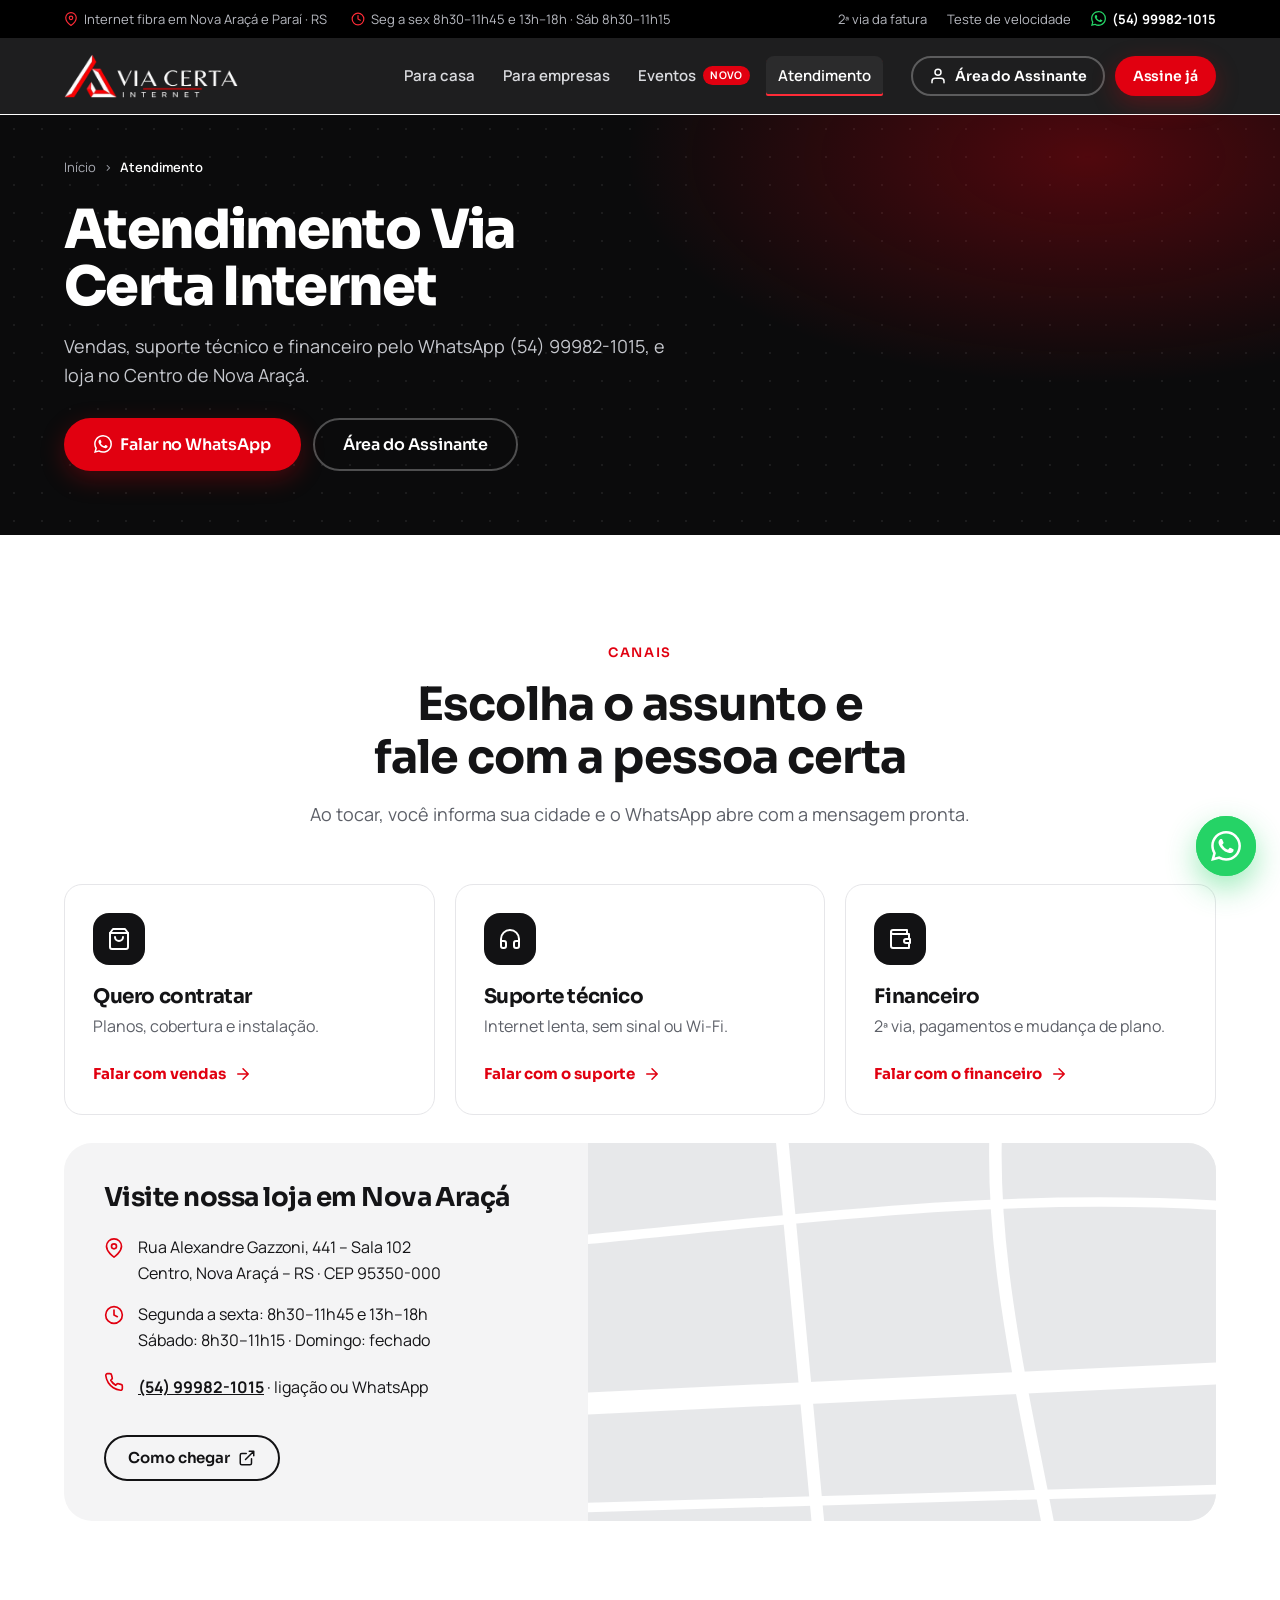
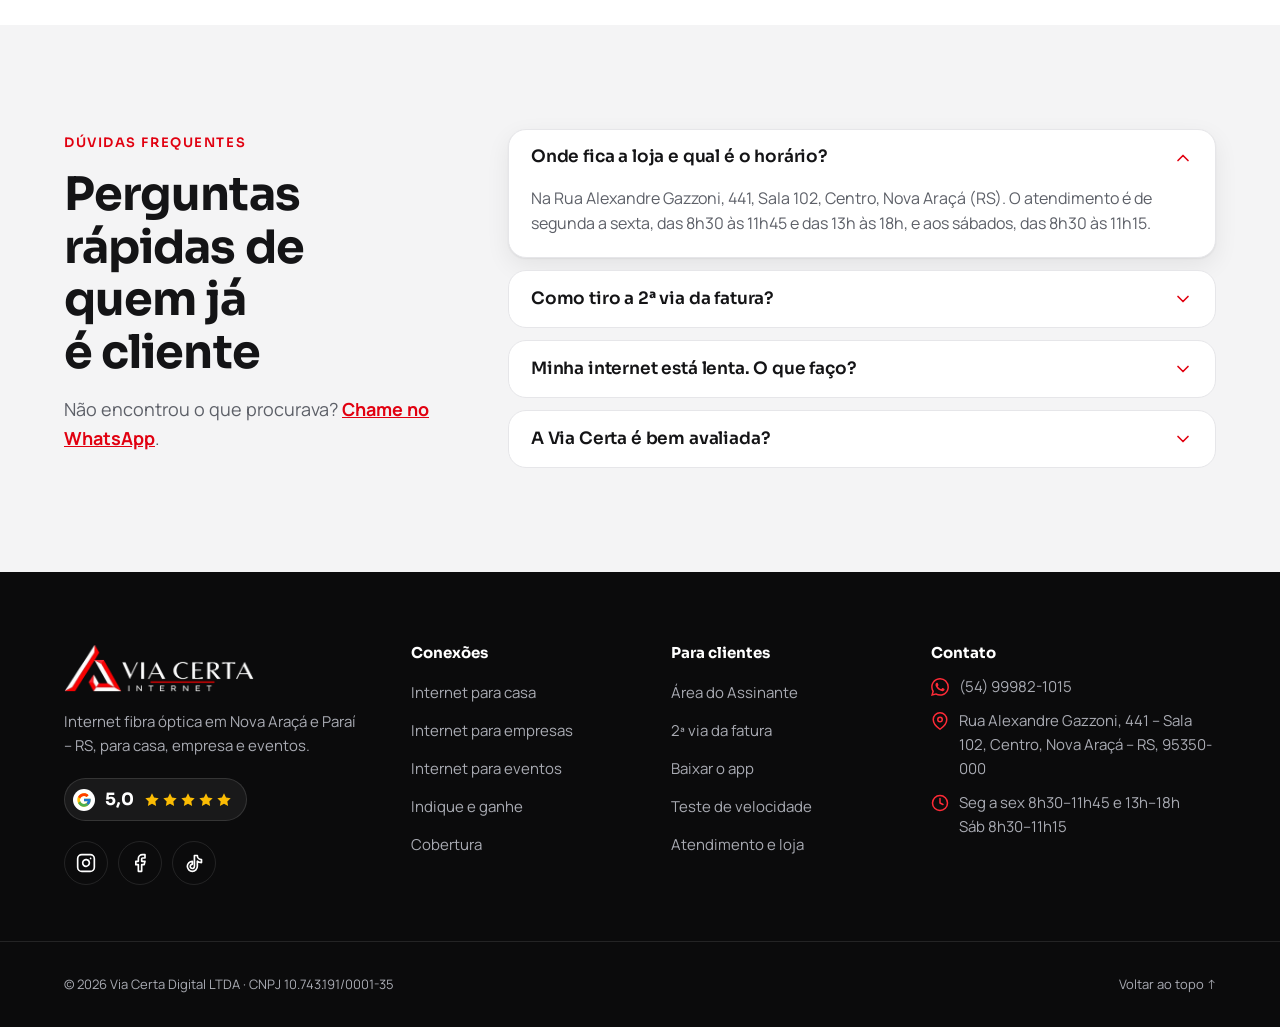
<file: atendimento.html>
<!doctype html>
<html lang="pt-BR">
<head>
  <meta charset="utf-8">
  <meta name="viewport" content="width=device-width, initial-scale=1, viewport-fit=cover">
  <title>Atendimento e loja em Nova Araçá | Via Certa Internet</title>
  <meta name="description" content="Fale com a Via Certa Internet: vendas, suporte e financeiro pelo WhatsApp (54) 99982-1015. Loja na Rua Alexandre Gazzoni, 441, Centro de Nova Araçá (RS).">
  <meta name="robots" content="index, follow, max-image-preview:large, max-snippet:-1">
  <!-- Quando o domínio estiver definido, adicione: <link rel="canonical" href="https://SEU-DOMINIO.com.br/ESTA-PAGINA"> -->
  <meta name="theme-color" content="#0b0b0c">
  <meta name="geo.region" content="BR-RS">
  <meta name="geo.placename" content="Nova Araçá">
  <meta name="geo.position" content="-28.6588;-51.7441">
  <meta name="ICBM" content="-28.6588, -51.7441">

  <meta property="og:type" content="website">
  <meta property="og:locale" content="pt_BR">
  <meta property="og:site_name" content="Via Certa Internet">
  <meta property="og:title" content="Atendimento e loja em Nova Araçá | Via Certa Internet">
  <meta property="og:description" content="Fale com a Via Certa Internet: vendas, suporte e financeiro pelo WhatsApp (54) 99982-1015. Loja na Rua Alexandre Gazzoni, 441, Centro de Nova Araçá (RS).">
  <meta property="og:image" content="assets/img/og-image.jpg">
  <meta property="og:image:width" content="1200">
  <meta property="og:image:height" content="630">
  <meta name="twitter:card" content="summary_large_image">

  <link rel="icon" type="image/png" href="assets/img/favicon.png">
  <link rel="apple-touch-icon" href="assets/img/apple-touch-icon.png">
  <link rel="manifest" href="site.webmanifest">

  <link rel="preload" href="assets/fonts/sora-latin.woff2" as="font" type="font/woff2" crossorigin>
  <link rel="preload" href="assets/fonts/manrope-latin.woff2" as="font" type="font/woff2" crossorigin>
  <link rel="stylesheet" href="assets/css/style.css">

  <script type="application/ld+json">
  {
    "@context": "https://schema.org",
    "@graph": [
      {
        "@type": "LocalBusiness",
        "@id": "./#empresa",
        "name": "Via Certa Internet",
        "telephone": "+55-54-99982-1015",
        "address": {
          "@type": "PostalAddress",
          "streetAddress": "Rua Alexandre Gazzoni, 441, Sala 102",
          "addressLocality": "Nova Araçá",
          "addressRegion": "RS",
          "postalCode": "95350-000",
          "addressCountry": "BR"
        },
        "url": "./"
      },
      {
        "@type": "BreadcrumbList",
        "itemListElement": [
          {
            "@type": "ListItem",
            "position": 1,
            "name": "Início",
            "item": "./"
          },
          {
            "@type": "ListItem",
            "position": 2,
            "name": "Atendimento",
            "item": "atendimento.html"
          }
        ]
      },
      {
        "@type": "ContactPage",
        "@id": "atendimento.html#pagina",
        "name": "Atendimento Via Certa Internet",
        "about": {
          "@id": "./#empresa"
        },
        "inLanguage": "pt-BR"
      },
      {
        "@type": "FAQPage",
        "@id": "atendimento.html#duvidas",
        "inLanguage": "pt-BR",
        "mainEntity": [
          {
            "@type": "Question",
            "name": "Onde fica a loja e qual é o horário?",
            "acceptedAnswer": {
              "@type": "Answer",
              "text": "Na Rua Alexandre Gazzoni, 441, Sala 102, Centro, Nova Araçá (RS). O atendimento é de segunda a sexta, das 8h30 às 11h45 e das 13h às 18h, e aos sábados, das 8h30 às 11h15."
            }
          },
          {
            "@type": "Question",
            "name": "Como tiro a 2ª via da fatura?",
            "acceptedAnswer": {
              "@type": "Answer",
              "text": "Pela Área do Assinante, pelo app Bitcom (Google Play e App Store) ou pelo WhatsApp do financeiro, (54) 99982-1015."
            }
          },
          {
            "@type": "Question",
            "name": "Minha internet está lenta. O que faço?",
            "acceptedAnswer": {
              "@type": "Answer",
              "text": "Reinicie o roteador (tire da tomada por 30 segundos), aproxime-se dele e faça um teste de velocidade. Se o problema continuar, chame o suporte técnico pelo WhatsApp (54) 99982-1015."
            }
          },
          {
            "@type": "Question",
            "name": "A Via Certa é bem avaliada?",
            "acceptedAnswer": {
              "@type": "Answer",
              "text": "Sim. A Via Certa tem nota 5,0 no Google, com 86 avaliações de clientes (outubro de 2026). Os pontos mais elogiados são o atendimento, a agilidade, os cursos e os filmes."
            }
          }
        ]
      }
    ]
  }
  </script>

  <script src="assets/js/config.js" defer></script>
  <script src="assets/js/main.js" defer></script>
</head>
<body>

  <!-- Ícones (usados com <use href="#i-nome">) -->
  <svg width="0" height="0" style="position:absolute" aria-hidden="true" focusable="false">
  <defs>
    <symbol id="i-wifi" viewBox="0 0 24 24"><path d="M5 12.55a11 11 0 0 1 14.08 0"/><path d="M1.42 9a16 16 0 0 1 21.16 0"/><path d="M8.53 16.11a6 6 0 0 1 6.95 0"/><path d="M12 20h.01"/></symbol>
    <symbol id="i-receipt" viewBox="0 0 24 24"><path d="M14 2H6a2 2 0 0 0-2 2v16a2 2 0 0 0 2 2h12a2 2 0 0 0 2-2V8z"/><path d="M14 2v6h6"/><path d="M16 13H8"/><path d="M16 17H8"/><path d="M10 9H8"/></symbol>
    <symbol id="i-user" viewBox="0 0 24 24"><path d="M20 21v-2a4 4 0 0 0-4-4H8a4 4 0 0 0-4 4v2"/><circle cx="12" cy="7" r="4"/></symbol>
    <symbol id="i-users" viewBox="0 0 24 24"><path d="M17 21v-2a4 4 0 0 0-4-4H5a4 4 0 0 0-4 4v2"/><circle cx="9" cy="7" r="4"/><path d="M23 21v-2a4 4 0 0 0-3-3.87M16 3.13a4 4 0 0 1 0 7.75"/></symbol>
    <symbol id="i-headset" viewBox="0 0 24 24"><path d="M3 18v-6a9 9 0 0 1 18 0v6"/><path d="M21 19a2 2 0 0 1-2 2h-1a2 2 0 0 1-2-2v-3a2 2 0 0 1 2-2h3zM3 19a2 2 0 0 0 2 2h1a2 2 0 0 0 2-2v-3a2 2 0 0 0-2-2H3z"/></symbol>
    <symbol id="i-gauge" viewBox="0 0 24 24"><path d="m12 14 4-4"/><path d="M3.34 19a10 10 0 1 1 17.32 0"/></symbol>
    <symbol id="i-pin" viewBox="0 0 24 24"><path d="M21 10c0 7-9 13-9 13s-9-6-9-13a9 9 0 0 1 18 0z"/><circle cx="12" cy="10" r="3"/></symbol>
    <symbol id="i-gift" viewBox="0 0 24 24"><path d="M20 12v10H4V12"/><path d="M2 7h20v5H2z"/><path d="M12 22V7"/><path d="M12 7H7.5a2.5 2.5 0 0 1 0-5C11 2 12 7 12 7z"/><path d="M12 7h4.5a2.5 2.5 0 0 0 0-5C13 2 12 7 12 7z"/></symbol>
    <symbol id="i-check" viewBox="0 0 24 24"><path d="M20 6 9 17l-5-5"/></symbol>
    <symbol id="i-star" viewBox="0 0 24 24"><path fill="currentColor" stroke="none" d="m12 2 3.09 6.26L22 9.27l-5 4.87 1.18 6.88L12 17.77l-6.18 3.25L7 14.14 2 9.27l6.91-1.01z"/></symbol>
    <symbol id="i-tv" viewBox="0 0 24 24"><rect x="2" y="7" width="20" height="15" rx="2"/><path d="m17 2-5 5-5-5"/></symbol>
    <symbol id="i-film" viewBox="0 0 24 24"><rect x="2" y="2" width="20" height="20" rx="2.18"/><path d="M7 2v20M17 2v20M2 12h20M2 7h5M2 17h5M17 17h5M17 7h5"/></symbol>
    <symbol id="i-book" viewBox="0 0 24 24"><path d="M2 3h6a4 4 0 0 1 4 4v14a3 3 0 0 0-3-3H2z"/><path d="M22 3h-6a4 4 0 0 0-4 4v14a3 3 0 0 1 3-3h7z"/></symbol>
    <symbol id="i-cap" viewBox="0 0 24 24"><path d="M22 10 12 5 2 10l10 5 10-5z"/><path d="M6 12v5c3 3 9 3 12 0v-5"/></symbol>
    <symbol id="i-game" viewBox="0 0 24 24"><path d="M6 12h4M8 10v4M15 13h.01M18 11h.01"/><rect x="2" y="6" width="20" height="12" rx="2"/></symbol>
    <symbol id="i-phone" viewBox="0 0 24 24"><path d="M22 16.92v3a2 2 0 0 1-2.18 2 19.79 19.79 0 0 1-8.63-3.07 19.5 19.5 0 0 1-6-6 19.79 19.79 0 0 1-3.07-8.67A2 2 0 0 1 4.11 2h3a2 2 0 0 1 2 1.72c.13.96.36 1.9.7 2.81a2 2 0 0 1-.45 2.11L8.09 9.91a16 16 0 0 0 6 6l1.27-1.27a2 2 0 0 1 2.11-.45c.91.34 1.85.57 2.81.7A2 2 0 0 1 22 16.92z"/></symbol>
    <symbol id="i-clock" viewBox="0 0 24 24"><circle cx="12" cy="12" r="10"/><path d="M12 6v6l4 2"/></symbol>
    <symbol id="i-arrow" viewBox="0 0 24 24"><path d="M5 12h14M12 5l7 7-7 7"/></symbol>
    <symbol id="i-left" viewBox="0 0 24 24"><path d="m15 18-6-6 6-6"/></symbol>
    <symbol id="i-right" viewBox="0 0 24 24"><path d="m9 18 6-6-6-6"/></symbol>
    <symbol id="i-down" viewBox="0 0 24 24"><path d="m6 9 6 6 6-6"/></symbol>
    <symbol id="i-menu" viewBox="0 0 24 24"><path d="M3 6h18M3 12h18M3 18h18"/></symbol>
    <symbol id="i-x" viewBox="0 0 24 24"><path d="M18 6 6 18M6 6l12 12"/></symbol>
    <symbol id="i-home" viewBox="0 0 24 24"><path d="m3 9 9-7 9 7v11a2 2 0 0 1-2 2H5a2 2 0 0 1-2-2z"/><path d="M9 22V12h6v10"/></symbol>
    <symbol id="i-building" viewBox="0 0 24 24"><path d="M6 22V4a2 2 0 0 1 2-2h8a2 2 0 0 1 2 2v18z"/><path d="M6 12H4a2 2 0 0 0-2 2v6a2 2 0 0 0 2 2h2"/><path d="M18 9h2a2 2 0 0 1 2 2v9a2 2 0 0 1-2 2h-2"/><path d="M10 6h4M10 10h4M10 14h4M10 18h4"/></symbol>
    <symbol id="i-party" viewBox="0 0 24 24"><path d="M5.8 11.3 2 22l10.7-3.79"/><path d="M4 3h.01M22 8h.01M15 2h.01M22 20h.01"/><path d="m22 2-2.24.75a2.9 2.9 0 0 0-1.96 3.12c.1.86-.57 1.63-1.45 1.63h-.38c-.86 0-1.6.6-1.76 1.44L14 10"/><path d="m22 13-.82-.33c-.86-.34-1.82.2-1.98 1.11-.11.7-.72 1.22-1.43 1.22H17"/><path d="m11 2 .33.82c.34.86-.2 1.82-1.11 1.98C9.52 4.9 9 5.52 9 6.23V7"/><path d="M11 13c1.93 1.93 2.83 4.17 2 5-.83.83-3.07-.07-5-2-1.93-1.93-2.83-4.17-2-5 .83-.83 3.07.07 5 2z"/></symbol>
    <symbol id="i-briefcase" viewBox="0 0 24 24"><rect x="2" y="7" width="20" height="14" rx="2"/><path d="M16 21V5a2 2 0 0 0-2-2h-4a2 2 0 0 0-2 2v16"/></symbol>
    <symbol id="i-store" viewBox="0 0 24 24"><path d="M3 9 4.5 4h15L21 9"/><path d="M4 9v11h16V9"/><path d="M3 9h18"/><path d="M9 20v-6h6v6"/></symbol>
    <symbol id="i-laptop" viewBox="0 0 24 24"><rect x="3" y="4" width="18" height="12" rx="2"/><path d="M2 20h20"/></symbol>
    <symbol id="i-factory" viewBox="0 0 24 24"><path d="M2 20V9l6 4V9l6 4V4h8v16z"/><path d="M6 17h.01M10 17h.01M14 17h.01M18 17h.01"/></symbol>
    <symbol id="i-card" viewBox="0 0 24 24"><rect x="2" y="5" width="20" height="14" rx="2"/><path d="M2 10h20M6 15h4"/></symbol>
    <symbol id="i-video" viewBox="0 0 24 24"><path d="m22 8-6 4 6 4z"/><rect x="2" y="6" width="14" height="12" rx="2"/></symbol>
    <symbol id="i-signal" viewBox="0 0 24 24"><path d="M2 20h.01M7 20v-4M12 20v-8M17 20V8M22 4v16"/></symbol>
    <symbol id="i-activity" viewBox="0 0 24 24"><path d="M22 12h-4l-3 9L9 3l-3 9H2"/></symbol>
    <symbol id="i-clipboard" viewBox="0 0 24 24"><rect x="8" y="2" width="8" height="4" rx="1"/><path d="M16 4h2a2 2 0 0 1 2 2v14a2 2 0 0 1-2 2H6a2 2 0 0 1-2-2V6a2 2 0 0 1 2-2h2"/><path d="m9 14 2 2 4-4"/></symbol>
    <symbol id="i-wrench" viewBox="0 0 24 24"><path d="M14.7 6.3a1 1 0 0 0 0 1.4l1.6 1.6a1 1 0 0 0 1.4 0l3.77-3.77a6 6 0 0 1-7.94 7.94l-6.91 6.91a2.12 2.12 0 0 1-3-3l6.91-6.91a6 6 0 0 1 7.94-7.94l-3.76 3.76z"/></symbol>
    <symbol id="i-shield" viewBox="0 0 24 24"><path d="M12 22s8-4 8-10V5l-8-3-8 3v7c0 6 8 10 8 10z"/><path d="m9 12 2 2 4-4"/></symbol>
    <symbol id="i-calendar" viewBox="0 0 24 24"><rect x="3" y="4" width="18" height="18" rx="2"/><path d="M16 2v4M8 2v4M3 10h18"/></symbol>
    <symbol id="i-heart" viewBox="0 0 24 24"><path d="M19 14c1.49-1.46 3-3.21 3-5.5A5.5 5.5 0 0 0 16.5 3c-1.76 0-3 .5-4.5 2-1.5-1.5-2.74-2-4.5-2A5.5 5.5 0 0 0 2 8.5c0 2.3 1.5 4.05 3 5.5l7 7z"/></symbol>
    <symbol id="i-trophy" viewBox="0 0 24 24"><path d="M6 9H4.5a2.5 2.5 0 0 1 0-5H6"/><path d="M18 9h1.5a2.5 2.5 0 0 0 0-5H18"/><path d="M4 22h16"/><path d="M10 14.66V17c0 .55-.47.98-.97 1.21C7.85 18.75 7 20.24 7 22"/><path d="M14 14.66V17c0 .55.47.98.97 1.21C16.15 18.75 17 20.24 17 22"/><path d="M18 2H6v7a6 6 0 0 0 12 0z"/></symbol>
    <symbol id="i-music" viewBox="0 0 24 24"><path d="M9 18V5l12-2v13"/><circle cx="6" cy="18" r="3"/><circle cx="18" cy="16" r="3"/></symbol>
    <symbol id="i-mic" viewBox="0 0 24 24"><path d="M12 2a3 3 0 0 0-3 3v7a3 3 0 0 0 6 0V5a3 3 0 0 0-3-3z"/><path d="M19 10v2a7 7 0 0 1-14 0v-2"/><path d="M12 19v3"/></symbol>
    <symbol id="i-mobile" viewBox="0 0 24 24"><rect x="5" y="2" width="14" height="20" rx="2"/><path d="M12 18h.01"/></symbol>
    <symbol id="i-zap" viewBox="0 0 24 24"><path d="M13 2 3 14h9l-1 8 10-12h-9z"/></symbol>
    <symbol id="i-wallet" viewBox="0 0 24 24"><path d="M21 12V7H5a2 2 0 0 1 0-4h14v4"/><path d="M3 5v14a2 2 0 0 0 2 2h16v-5"/><path d="M18 12a2 2 0 0 0 0 4h4v-4z"/></symbol>
    <symbol id="i-bag" viewBox="0 0 24 24"><path d="M6 2 3 6v14a2 2 0 0 0 2 2h14a2 2 0 0 0 2-2V6l-3-4z"/><path d="M3 6h18"/><path d="M16 10a4 4 0 0 1-8 0"/></symbol>
    <symbol id="i-external" viewBox="0 0 24 24"><path d="M18 13v6a2 2 0 0 1-2 2H5a2 2 0 0 1-2-2V8a2 2 0 0 1 2-2h6"/><path d="M15 3h6v6M10 14 21 3"/></symbol>
    <symbol id="i-whatsapp" viewBox="0 0 24 24"><path fill="currentColor" stroke="none" d="M17.47 14.38c-.3-.15-1.76-.87-2.03-.97-.27-.1-.47-.15-.67.15-.2.3-.77.97-.94 1.16-.17.2-.35.22-.64.08-.3-.15-1.26-.47-2.39-1.48-.88-.79-1.48-1.76-1.65-2.06-.17-.3-.02-.46.13-.6.13-.14.3-.35.45-.52.15-.18.2-.3.3-.5.1-.2.05-.37-.03-.52-.07-.15-.67-1.61-.91-2.2-.24-.58-.49-.5-.67-.51h-.57c-.2 0-.52.07-.79.37-.27.3-1.04 1.02-1.04 2.48s1.06 2.88 1.21 3.07c.15.2 2.1 3.2 5.08 4.49.71.31 1.26.49 1.7.63.71.22 1.36.19 1.87.12.57-.09 1.76-.72 2-1.41.25-.7.25-1.29.18-1.41-.08-.13-.28-.2-.57-.35zM12.05 21.79h-.01a9.87 9.87 0 0 1-5.03-1.38l-.36-.21-3.74.98 1-3.65-.24-.37a9.86 9.86 0 0 1-1.51-5.26c0-5.45 4.44-9.88 9.89-9.88 2.64 0 5.12 1.03 6.99 2.9a9.83 9.83 0 0 1 2.89 6.99c0 5.45-4.44 9.88-9.88 9.88zm8.41-18.3A11.82 11.82 0 0 0 12.05 0C5.5 0 .16 5.34.16 11.89c0 2.1.55 4.14 1.59 5.95L.06 24l6.3-1.65a11.88 11.88 0 0 0 5.68 1.45h.01c6.55 0 11.89-5.34 11.89-11.89a11.82 11.82 0 0 0-3.48-8.41z"/></symbol>
    <symbol id="i-instagram" viewBox="0 0 24 24"><rect x="2" y="2" width="20" height="20" rx="5"/><path d="M16 11.37A4 4 0 1 1 12.63 8 4 4 0 0 1 16 11.37zM17.5 6.5h.01"/></symbol>
    <symbol id="i-facebook" viewBox="0 0 24 24"><path d="M18 2h-3a5 5 0 0 0-5 5v3H7v4h3v8h4v-8h3l1-4h-4V7a1 1 0 0 1 1-1h3z"/></symbol>
    <symbol id="i-tiktok" viewBox="0 0 24 24"><path d="M16 3a5 5 0 0 0 5 5v3.5a8.5 8.5 0 0 1-5-1.6V16a6 6 0 1 1-6-6v3.6A2.5 2.5 0 1 0 12.5 16V3z"/></symbol>
    <symbol id="i-play" viewBox="0 0 24 24"><path fill="currentColor" stroke="none" d="M3.6 1.8c-.3.3-.5.8-.5 1.4v17.6c0 .6.2 1.1.5 1.4l.1.1 9.9-9.9v-.2L3.7 1.7zM16.9 15.6l-3.3-3.3v-.2l3.3-3.3.1.04 3.9 2.2c1.1.6 1.1 1.7 0 2.3l-3.9 2.2zM17 15.5 13.6 12 3.6 22.2c.4.4 1 .4 1.7.05L17 15.5M17 8.5 5.3 1.8c-.7-.4-1.3-.3-1.7.1L13.6 12z"/></symbol>
    <symbol id="i-apple" viewBox="0 0 24 24"><path fill="currentColor" stroke="none" d="M16.37 12.6c-.02-2.34 1.91-3.47 2-3.52-1.09-1.6-2.79-1.82-3.39-1.84-1.44-.15-2.82.85-3.55.85-.73 0-1.86-.83-3.06-.81-1.57.02-3.02.92-3.83 2.33-1.64 2.84-.42 7.04 1.17 9.35.78 1.13 1.71 2.39 2.93 2.35 1.18-.05 1.62-.76 3.04-.76 1.42 0 1.82.76 3.06.73 1.27-.02 2.07-1.15 2.84-2.29.9-1.31 1.27-2.58 1.29-2.65-.03-.01-2.47-.95-2.5-3.76zM14.04 5.72c.65-.79 1.09-1.88.97-2.97-.94.04-2.07.62-2.74 1.41-.6.7-1.13 1.81-.99 2.88 1.05.08 2.12-.53 2.76-1.32z"/></symbol>
    <symbol id="i-google" viewBox="0 0 48 48"><path fill="#FFC107" stroke="none" d="M43.61 20.08H42V20H24v8h11.3c-1.65 4.66-6.08 8-11.3 8-6.63 0-12-5.37-12-12s5.37-12 12-12c3.06 0 5.84 1.15 7.96 3.04l5.66-5.66C34.05 6.05 29.27 4 24 4 12.95 4 4 12.95 4 24s8.95 20 20 20 20-8.95 20-20c0-1.34-.14-2.65-.39-3.92z"/><path fill="#FF3D00" stroke="none" d="m6.31 14.69 6.57 4.82C14.66 15.11 18.96 12 24 12c3.06 0 5.84 1.15 7.96 3.04l5.66-5.66C34.05 6.05 29.27 4 24 4 16.32 4 9.66 8.34 6.31 14.69z"/><path fill="#4CAF50" stroke="none" d="M24 44c5.17 0 9.86-1.98 13.41-5.19l-6.19-5.24A11.91 11.91 0 0 1 24 36c-5.2 0-9.62-3.32-11.28-7.95l-6.52 5.03C9.5 39.56 16.23 44 24 44z"/><path fill="#1976D2" stroke="none" d="M43.61 20.08H42V20H24v8h11.3a12.04 12.04 0 0 1-4.09 5.57l6.19 5.24C36.97 39.2 44 34 44 24c0-1.34-.14-2.65-.39-3.92z"/></symbol>
  </defs>
  </svg>
  <a class="skip-link" href="#conteudo">Pular para o conteúdo</a>

  <!-- ===== CABEÇALHO (igual em todas as páginas) ===== -->
  <header class="site-header" id="topo">
    <div class="topbar">
      <div class="container topbar__inner">
        <p class="topbar__item"><svg class="i" aria-hidden="true"><use href="#i-pin"/></svg> Internet fibra em Nova Araçá e Paraí · RS</p>
        <p class="topbar__item topbar__hide-sm"><svg class="i" aria-hidden="true"><use href="#i-clock"/></svg> Seg a sex 8h30–11h45 e 13h–18h · Sáb 8h30–11h15</p>
        <div class="topbar__links">
          <a href="#" data-link="segundaVia">2ª via da fatura</a>
          <a href="#" data-link="testeVelocidade">Teste de velocidade</a>
          <a href="https://wa.me/5554999821015" data-wa="Olá! Vim pelo site da Via Certa Internet e gostaria de atendimento. Sou de {cidade}." data-wa-ctx="geral" target="_blank" rel="noopener" class="topbar__wa"><svg class="i" aria-hidden="true"><use href="#i-whatsapp"/></svg> (54) 99982-1015</a>
        </div>
      </div>
    </div>

    <div class="navbar">
      <div class="container navbar__inner">
        <a href="./" class="brand" aria-label="Via Certa Internet - página inicial">
          <picture>
            <source type="image/webp" srcset="assets/img/logo-branco.webp">
            <img src="assets/img/logo-branco.png" alt="Via Certa Internet" width="400" height="101" fetchpriority="high">
          </picture>
        </a>

        <nav class="nav" id="menu" aria-label="Menu principal">
          <ul class="nav__list">
            <li><a href="residencial.html">Para casa</a></li>
            <li><a href="empresas.html">Para empresas</a></li>
            <li><a href="eventos.html">Eventos <span class="nav__new">Novo</span></a></li>
            <li><a href="atendimento.html" aria-current="page">Atendimento</a></li>
          </ul>
          <div class="nav__mobile-extra">
            <button type="button" class="btn btn--ghost-light btn--block" data-open-cliente><svg class="i" aria-hidden="true"><use href="#i-user"/></svg> Área do Assinante</button>
            <a href="https://wa.me/5554999821015" data-wa="Olá! Vim pelo site da Via Certa Internet e gostaria de atendimento. Sou de {cidade}." data-wa-ctx="geral" target="_blank" rel="noopener" class="nav__mobile-wa"><svg class="i" aria-hidden="true"><use href="#i-whatsapp"/></svg> (54) 99982-1015</a>
          </div>
        </nav>

        <div class="navbar__actions">
          <button type="button" class="btn btn--ghost-light btn--sm navbar__cliente" data-open-cliente><svg class="i" aria-hidden="true"><use href="#i-user"/></svg><span>Área do Assinante</span></button>
          <a href="residencial.html#planos" class="btn btn--red btn--sm navbar__cta">Assine já</a>
          <button type="button" class="nav-toggle" aria-expanded="false" aria-controls="menu" aria-label="Abrir menu">
            <svg class="i i--open" aria-hidden="true"><use href="#i-menu"/></svg>
            <svg class="i i--close" aria-hidden="true"><use href="#i-x"/></svg>
          </button>
        </div>
      </div>
    </div>
  </header>

  <main id="conteudo">
    <section class="page-hero page-hero--atendimento">
      <div class="page-hero__bg" aria-hidden="true"></div>
      <div class="container page-hero__inner">
        <div class="page-hero__copy">
          <nav class="crumbs" aria-label="Você está em"><a href="./">Início</a><span aria-hidden="true">›</span><span aria-current="page">Atendimento</span></nav>
          
          <h1 class="page-hero__title">Atendimento Via Certa Internet</h1>
          <p class="page-hero__lead">Vendas, suporte técnico e financeiro pelo WhatsApp (54) 99982-1015, e loja no Centro de Nova Araçá.</p>
          <div class="page-hero__ctas"><a href="https://wa.me/5554999821015" data-wa="Olá! Vim pelo site da Via Certa Internet e gostaria de atendimento. Sou de {cidade}." data-wa-ctx="geral" target="_blank" rel="noopener" class="btn btn--red btn--lg"><svg class="i" aria-hidden="true"><use href="#i-whatsapp"/></svg> Falar no WhatsApp</a><button type="button" class="btn btn--ghost-light btn--lg" data-open-cliente>Área do Assinante</button></div>
        </div>
        
      </div>
    </section>

    <section class="section support" id="canais" aria-labelledby="canais-titulo">
      <div class="container">
        <header class="section-head">
          <p class="eyebrow">Canais</p>
          <h2 class="section-title" id="canais-titulo">Escolha o assunto e fale com a pessoa certa</h2>
          <p class="section-lead">Ao tocar, você informa sua cidade e o WhatsApp abre com a mensagem pronta.</p>
        </header>
        <div class="support__grid">
          <a href="https://wa.me/5554999821015" data-wa="Olá! Quero contratar a internet da Via Certa em {cidade}. Pode me ajudar a escolher um plano?" data-wa-ctx="casa" target="_blank" rel="noopener" class="channel"><span class="channel__icon"><svg class="i" aria-hidden="true"><use href="#i-bag"/></svg></span><h3>Quero contratar</h3><p>Planos, cobertura e instalação.</p><span class="channel__go">Falar com vendas <svg class="i" aria-hidden="true"><use href="#i-arrow"/></svg></span></a>
          <a href="https://wa.me/5554999821015" data-wa="Olá! Sou cliente da Via Certa Internet em {cidade} e preciso de suporte técnico." data-wa-ctx="cliente" target="_blank" rel="noopener" class="channel"><span class="channel__icon"><svg class="i" aria-hidden="true"><use href="#i-headset"/></svg></span><h3>Suporte técnico</h3><p>Internet lenta, sem sinal ou Wi-Fi.</p><span class="channel__go">Falar com o suporte <svg class="i" aria-hidden="true"><use href="#i-arrow"/></svg></span></a>
          <a href="https://wa.me/5554999821015" data-wa="Olá! Sou cliente da Via Certa Internet em {cidade} e preciso de ajuda com minha fatura." data-wa-ctx="cliente" target="_blank" rel="noopener" class="channel"><span class="channel__icon"><svg class="i" aria-hidden="true"><use href="#i-wallet"/></svg></span><h3>Financeiro</h3><p>2ª via, pagamentos e mudança de plano.</p><span class="channel__go">Falar com o financeiro <svg class="i" aria-hidden="true"><use href="#i-arrow"/></svg></span></a>
        </div>

        <div class="store">
          <div class="store__info">
            <h3>Visite nossa loja em Nova Araçá</h3>
            <ul class="store__list">
              <li><svg class="i" aria-hidden="true"><use href="#i-pin"/></svg><address>Rua Alexandre Gazzoni, 441 – Sala 102<br>Centro, Nova Araçá – RS · CEP 95350-000</address></li>
              <li><svg class="i" aria-hidden="true"><use href="#i-clock"/></svg><span>Segunda a sexta: 8h30–11h45 e 13h–18h<br>Sábado: 8h30–11h15 · Domingo: fechado</span></li>
              <li><svg class="i" aria-hidden="true"><use href="#i-phone"/></svg><span><a href="tel:+5554999821015">(54) 99982-1015</a> · ligação ou WhatsApp</span></li>
            </ul>
            <a href="https://www.google.com/maps/dir/?api=1&amp;destination=-28.6588271,-51.7441465" target="_blank" rel="noopener" class="btn btn--outline">Como chegar <svg class="i" aria-hidden="true"><use href="#i-external"/></svg></a>
          </div>
          <div class="store__map">
            <!-- loading="lazy": o mapa só carrega quando a pessoa rola até perto desta seção. O próprio mapa já traz o botão "Abrir no Maps". -->
            <svg class="store__map-bg" viewBox="0 0 400 300" preserveAspectRatio="xMidYMid slice" aria-hidden="true"><g fill="none" stroke-linecap="round"><path d="M-10 196 L410 176" stroke-width="14"/><path d="M120 -10 L150 310" stroke-width="8"/><path d="M262 -10 C 250 90, 280 200, 300 310" stroke-width="8"/><path d="M-10 92 C 120 80, 260 60, 410 70" stroke-width="6"/><path d="M-10 262 L410 250" stroke-width="6"/></g></svg>
            <iframe title="Mapa da loja Via Certa Internet em Nova Araçá" loading="lazy" referrerpolicy="no-referrer-when-downgrade"
              src="https://maps.google.com/maps?q=Viacerta%20Bitcom%20-%20Nova%20Ara%C3%A7%C3%A1&amp;ll=-28.6588271,-51.7441465&amp;z=16&amp;hl=pt-BR&amp;output=embed"></iframe>
          </div>
        </div>
      </div>
    </section>

    <section class="section faq" id="duvidas" aria-labelledby="duvidas-titulo">
      <div class="container faq__inner">
        <header class="section-head section-head--left">
          <p class="eyebrow">Dúvidas frequentes</p>
          <h2 class="section-title" id="duvidas-titulo">Perguntas rápidas de quem já é cliente</h2>
          <p class="section-lead">Não encontrou o que procurava? <a href="https://wa.me/5554999821015" data-wa="Olá! Tenho uma dúvida sobre a Via Certa Internet. Sou de {cidade}." data-wa-ctx="cliente" target="_blank" rel="noopener">Chame no WhatsApp</a>.</p>
        </header>
        <div class="faq__list">
          <details open>
            <summary><h3>Onde fica a loja e qual é o horário?</h3><svg class="i" aria-hidden="true"><use href="#i-down"/></svg></summary>
            <p>Na Rua Alexandre Gazzoni, 441, Sala 102, Centro, Nova Araçá (RS). O atendimento é de segunda a sexta, das 8h30 às 11h45 e das 13h às 18h, e aos sábados, das 8h30 às 11h15.</p>
          </details>
          <details>
            <summary><h3>Como tiro a 2ª via da fatura?</h3><svg class="i" aria-hidden="true"><use href="#i-down"/></svg></summary>
            <p>Pela <a href="#" data-link="areaCliente">Área do Assinante</a>, pelo app Bitcom (Google Play e App Store) ou pelo WhatsApp do financeiro, (54) 99982-1015.</p>
          </details>
          <details>
            <summary><h3>Minha internet está lenta. O que faço?</h3><svg class="i" aria-hidden="true"><use href="#i-down"/></svg></summary>
            <p>Reinicie o roteador (tire da tomada por 30 segundos), aproxime-se dele e faça um <a href="#" data-link="testeVelocidade">teste de velocidade</a>. Se o problema continuar, chame o suporte técnico pelo WhatsApp (54) 99982-1015.</p>
          </details>
          <details>
            <summary><h3>A Via Certa é bem avaliada?</h3><svg class="i" aria-hidden="true"><use href="#i-down"/></svg></summary>
            <p>Sim. A Via Certa tem nota 5,0 no Google, com 86 avaliações de clientes (outubro de 2026). Os pontos mais elogiados são o atendimento, a agilidade, os cursos e os filmes.</p>
          </details>
        </div>
      </div>
    </section>
  </main>

  <!-- ===== RODAPÉ (igual em todas as páginas) ===== -->
  <footer class="site-footer">
    <div class="container footer__grid">
      <div class="footer__brand">
        <picture>
          <source type="image/webp" srcset="assets/img/logo-branco.webp">
          <img src="assets/img/logo-branco.png" alt="Via Certa Internet" width="400" height="101" loading="lazy" decoding="async">
        </picture>
        <p>Internet fibra óptica em Nova Araçá e Paraí – RS, para casa, empresa e eventos.</p>
        <a href="./#avaliacoes" class="rating-chip rating-chip--sm" aria-label="Nota 5,0 no Google">
          <svg class="rating-chip__g" aria-hidden="true"><use href="#i-google"/></svg><span class="rating-chip__score">5,0</span><span class="stars" aria-hidden="true"><svg><use href="#i-star"/></svg><svg><use href="#i-star"/></svg><svg><use href="#i-star"/></svg><svg><use href="#i-star"/></svg><svg><use href="#i-star"/></svg></span>
        </a>
        <div class="footer__social">
          <a href="#" data-link="instagram" aria-label="Instagram da Via Certa" hidden><svg class="i" aria-hidden="true"><use href="#i-instagram"/></svg></a>
          <a href="#" data-link="facebook" aria-label="Facebook da Via Certa" hidden><svg class="i" aria-hidden="true"><use href="#i-facebook"/></svg></a>
          <a href="#" data-link="tiktok" aria-label="TikTok da Via Certa" hidden><svg class="i" aria-hidden="true"><use href="#i-tiktok"/></svg></a>
        </div>
      </div>

      <nav class="footer__col" aria-label="Conexões">
        <h2 class="footer__title">Conexões</h2>
        <ul>
          <li><a href="residencial.html">Internet para casa</a></li>
          <li><a href="empresas.html">Internet para empresas</a></li>
          <li><a href="eventos.html">Internet para eventos</a></li>
          <li><a href="residencial.html#indique">Indique e ganhe</a></li>
          <li><a href="residencial.html#cobertura">Cobertura</a></li>
        </ul>
      </nav>

      <nav class="footer__col" aria-label="Para clientes">
        <h2 class="footer__title">Para clientes</h2>
        <ul>
          <li><a href="#" data-link="areaCliente">Área do Assinante</a></li>
          <li><a href="#" data-link="segundaVia">2ª via da fatura</a></li>
          <li><a href="residencial.html#app">Baixar o app</a></li>
          <li><a href="#" data-link="testeVelocidade">Teste de velocidade</a></li>
          <li><a href="atendimento.html">Atendimento e loja</a></li>
        </ul>
      </nav>

      <div class="footer__col footer__contact-col">
        <h2 class="footer__title">Contato</h2>
        <ul class="footer__contact">
          <li><svg class="i" aria-hidden="true"><use href="#i-whatsapp"/></svg><a href="https://wa.me/5554999821015" data-wa="Olá! Vim pelo site da Via Certa Internet e gostaria de atendimento. Sou de {cidade}." data-wa-ctx="geral" target="_blank" rel="noopener">(54) 99982-1015</a></li>
          <li><svg class="i" aria-hidden="true"><use href="#i-pin"/></svg><address>Rua Alexandre Gazzoni, 441 – Sala 102, Centro, Nova Araçá – RS, 95350-000</address></li>
          <li><svg class="i" aria-hidden="true"><use href="#i-clock"/></svg><span>Seg a sex 8h30–11h45 e 13h–18h<br>Sáb 8h30–11h15</span></li>
        </ul>
      </div>
    </div>

    <div class="footer__bottom">
      <div class="container footer__bottom-inner">
        <p>© <span data-year>2026</span> Via Certa Digital LTDA · CNPJ 10.743.191/0001-35</p>
        <a href="#topo" class="footer__top">Voltar ao topo ↑</a>
      </div>
    </div>
  </footer>

  <!-- WhatsApp flutuante (computador) -->
  <a href="https://wa.me/5554999821015" data-wa="Olá! Vim pelo site da Via Certa Internet e gostaria de atendimento. Sou de {cidade}." data-wa-ctx="geral" target="_blank" rel="noopener" class="wa-float" aria-label="Falar no WhatsApp"><svg class="i" aria-hidden="true"><use href="#i-whatsapp"/></svg><span class="wa-float__tip">Fale com a gente</span></a>

  <!-- Barra de ações (celular) -->
  <nav class="mobile-bar" aria-label="Ações rápidas">
    <a href="residencial.html#planos"><svg class="i" aria-hidden="true"><use href="#i-wifi"/></svg><span>Planos</span></a>
    <a href="#" data-link="segundaVia"><svg class="i" aria-hidden="true"><use href="#i-receipt"/></svg><span>2ª via</span></a>
    <button type="button" data-open-cliente><svg class="i" aria-hidden="true"><use href="#i-user"/></svg><span>Assinante</span></button>
    <a href="https://wa.me/5554999821015" data-wa="Olá! Vim pelo site da Via Certa Internet e gostaria de atendimento. Sou de {cidade}." data-wa-ctx="geral" target="_blank" rel="noopener" class="mobile-bar__wa"><svg class="i" aria-hidden="true"><use href="#i-whatsapp"/></svg><span>WhatsApp</span></a>
  </nav>

  <!-- Janela: cidade do contato (abre ao tocar em qualquer botão de WhatsApp) -->
  <dialog class="sheet city-sheet" id="escolher-cidade" aria-labelledby="cidade-titulo">
    <div class="sheet__head">
      <div>
        <p class="eyebrow">Antes de abrir o WhatsApp</p>
        <h2 id="cidade-titulo" data-city-title>De onde você fala?</h2>
      </div>
      <button type="button" class="round-btn round-btn--plain" data-close-sheet aria-label="Fechar"><svg class="i" aria-hidden="true"><use href="#i-x"/></svg></button>
    </div>
    <p class="city-sheet__lead">Assim a mensagem já chega com a sua cidade e o atendimento fica mais rápido.</p>
    <div class="city-sheet__options">
      <button type="button" class="city-option" data-city="Nova Araçá-RS"><span class="city-option__pin"><svg class="i" aria-hidden="true"><use href="#i-pin"/></svg></span><span data-city-label="0">Sou de Nova Araçá</span><svg class="i city-option__go" aria-hidden="true"><use href="#i-right"/></svg></button>
      <button type="button" class="city-option" data-city="Paraí-RS"><span class="city-option__pin"><svg class="i" aria-hidden="true"><use href="#i-pin"/></svg></span><span data-city-label="1">Sou de Paraí</span><svg class="i city-option__go" aria-hidden="true"><use href="#i-right"/></svg></button>
    </div>
    <button type="button" class="city-sheet__other" data-city-other aria-expanded="false" aria-controls="cidade-outra"><span data-city-label="2">Sou de outra cidade</span></button>
    <form class="city-sheet__form" id="cidade-outra" data-city-form hidden>
      <label for="cidade-outra-nome">Qual cidade?</label>
      <div class="city-sheet__row">
        <input id="cidade-outra-nome" name="cidade" type="text" autocomplete="address-level2" placeholder="Ex.: Guaporé" enterkeyhint="send" required>
        <button type="submit" class="btn btn--red">Continuar</button>
      </div>
    </form>
  </dialog>

  <!-- Janela: Área do Assinante -->
  <dialog class="sheet" id="area-cliente" aria-labelledby="area-cliente-title">
    <div class="sheet__head">
      <div>
        <p class="eyebrow">Já sou cliente</p>
        <h2 id="area-cliente-title">Área do Assinante</h2>
      </div>
      <button type="button" class="round-btn round-btn--plain" data-close-sheet aria-label="Fechar"><svg class="i" aria-hidden="true"><use href="#i-x"/></svg></button>
    </div>
    <ul class="sheet__list">
      <li data-requires="areaCliente"><a href="#" data-link="areaCliente" class="sheet__item sheet__item--primary"><span class="sheet__icon"><svg class="i" aria-hidden="true"><use href="#i-user"/></svg></span><span><strong>Entrar na Área do Assinante</strong><small>Faturas, contrato e seus dados</small></span><svg class="i sheet__go" aria-hidden="true"><use href="#i-right"/></svg></a></li>
      <li><a href="#" data-link="segundaVia" class="sheet__item"><span class="sheet__icon"><svg class="i" aria-hidden="true"><use href="#i-receipt"/></svg></span><span><strong>2ª via da fatura</strong><small>Consulte e pague sua fatura</small></span><svg class="i sheet__go" aria-hidden="true"><use href="#i-right"/></svg></a></li>
      <li data-requires="appAuto"><a href="#" data-link="appAuto" class="sheet__item"><span class="sheet__icon"><svg class="i" aria-hidden="true"><use href="#i-mobile"/></svg></span><span><strong>Baixar o app</strong><small>Procure por “Bitcom” na loja</small></span><svg class="i sheet__go" aria-hidden="true"><use href="#i-right"/></svg></a></li>
      <li><a href="https://wa.me/5554999821015" data-wa="Olá! Sou cliente da Via Certa Internet em {cidade} e preciso de suporte técnico." data-wa-ctx="cliente" target="_blank" rel="noopener" class="sheet__item"><span class="sheet__icon"><svg class="i" aria-hidden="true"><use href="#i-headset"/></svg></span><span><strong>Suporte técnico</strong><small>Atendimento pelo WhatsApp</small></span><svg class="i sheet__go" aria-hidden="true"><use href="#i-right"/></svg></a></li>
      <li><a href="#" data-link="testeVelocidade" class="sheet__item"><span class="sheet__icon"><svg class="i" aria-hidden="true"><use href="#i-gauge"/></svg></span><span><strong>Teste de velocidade</strong><small>Confira sua conexão agora</small></span><svg class="i sheet__go" aria-hidden="true"><use href="#i-right"/></svg></a></li>
      <li><a href="residencial.html#indique" class="sheet__item" data-close-sheet><span class="sheet__icon"><svg class="i" aria-hidden="true"><use href="#i-gift"/></svg></span><span><strong>Indique e ganhe</strong><small>2 mensalidades grátis</small></span><svg class="i sheet__go" aria-hidden="true"><use href="#i-right"/></svg></a></li>
    </ul>
  </dialog>
</body>
</html>
</file>
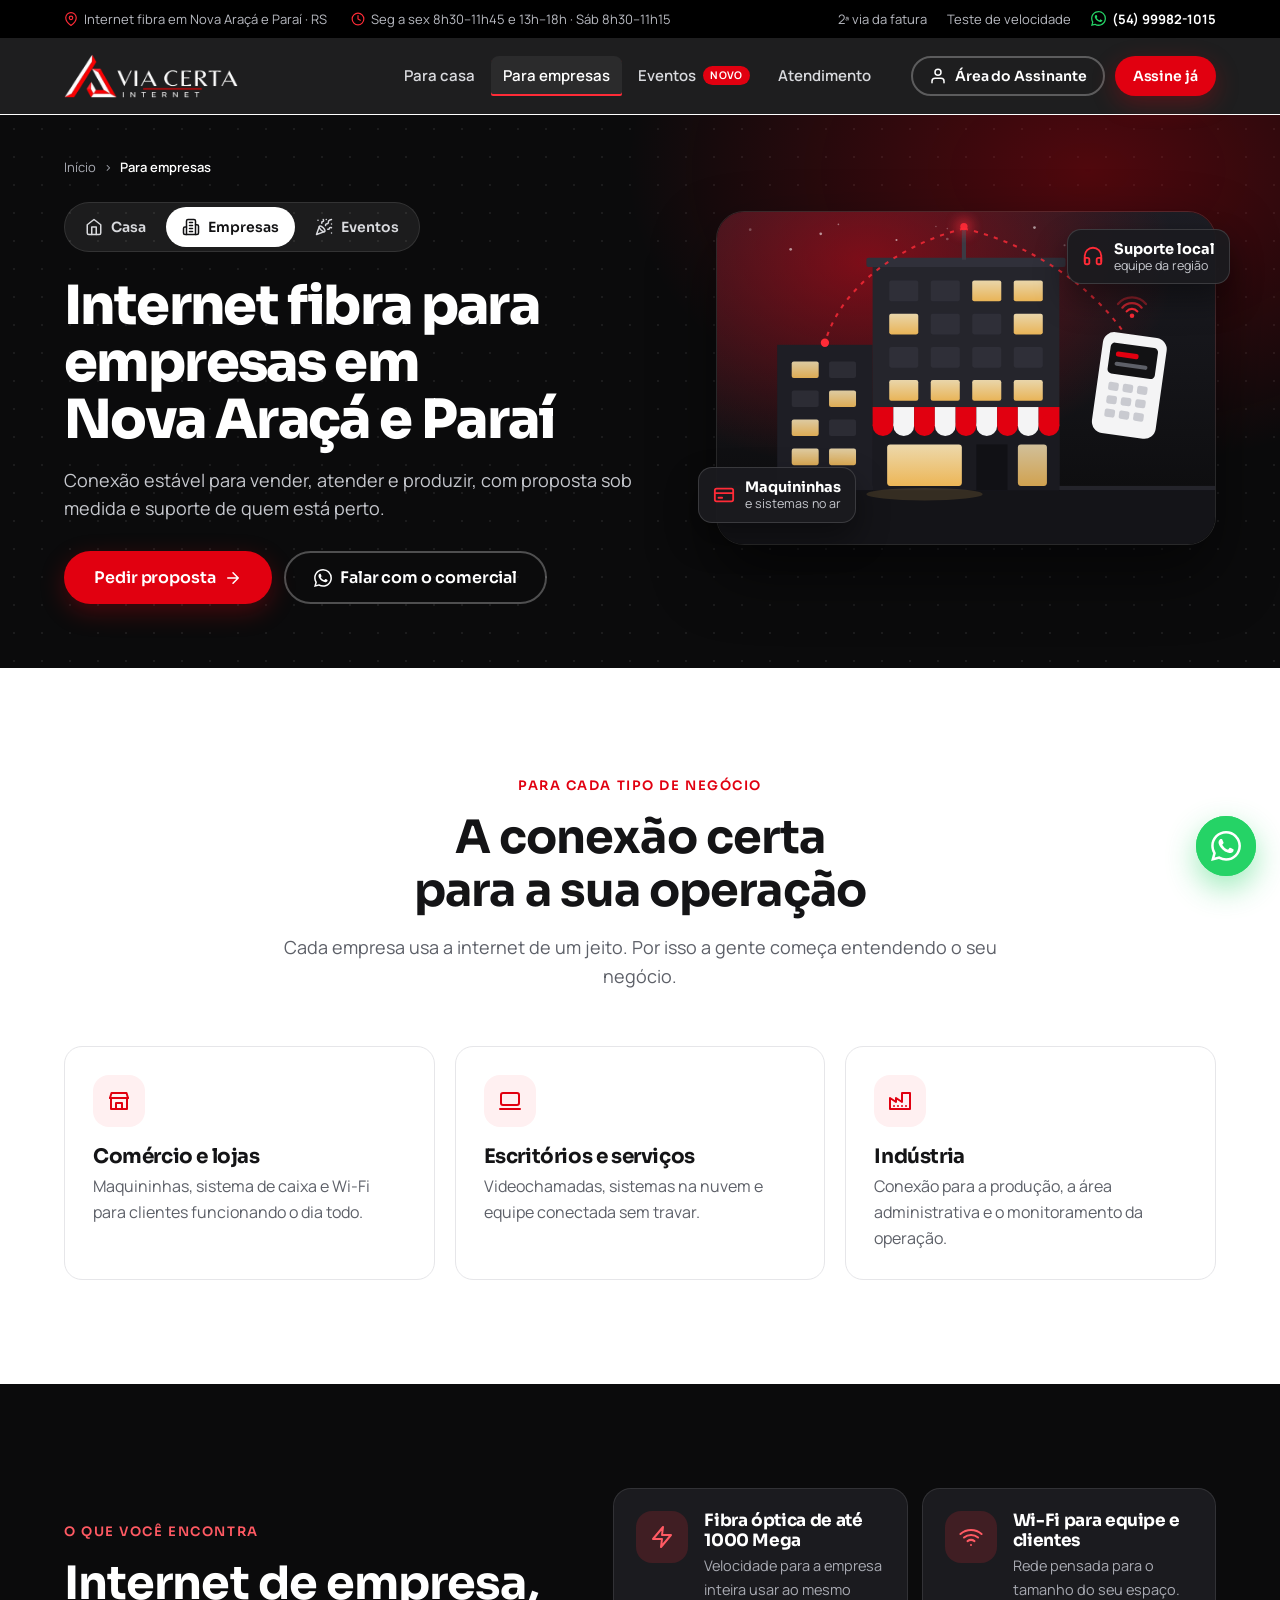
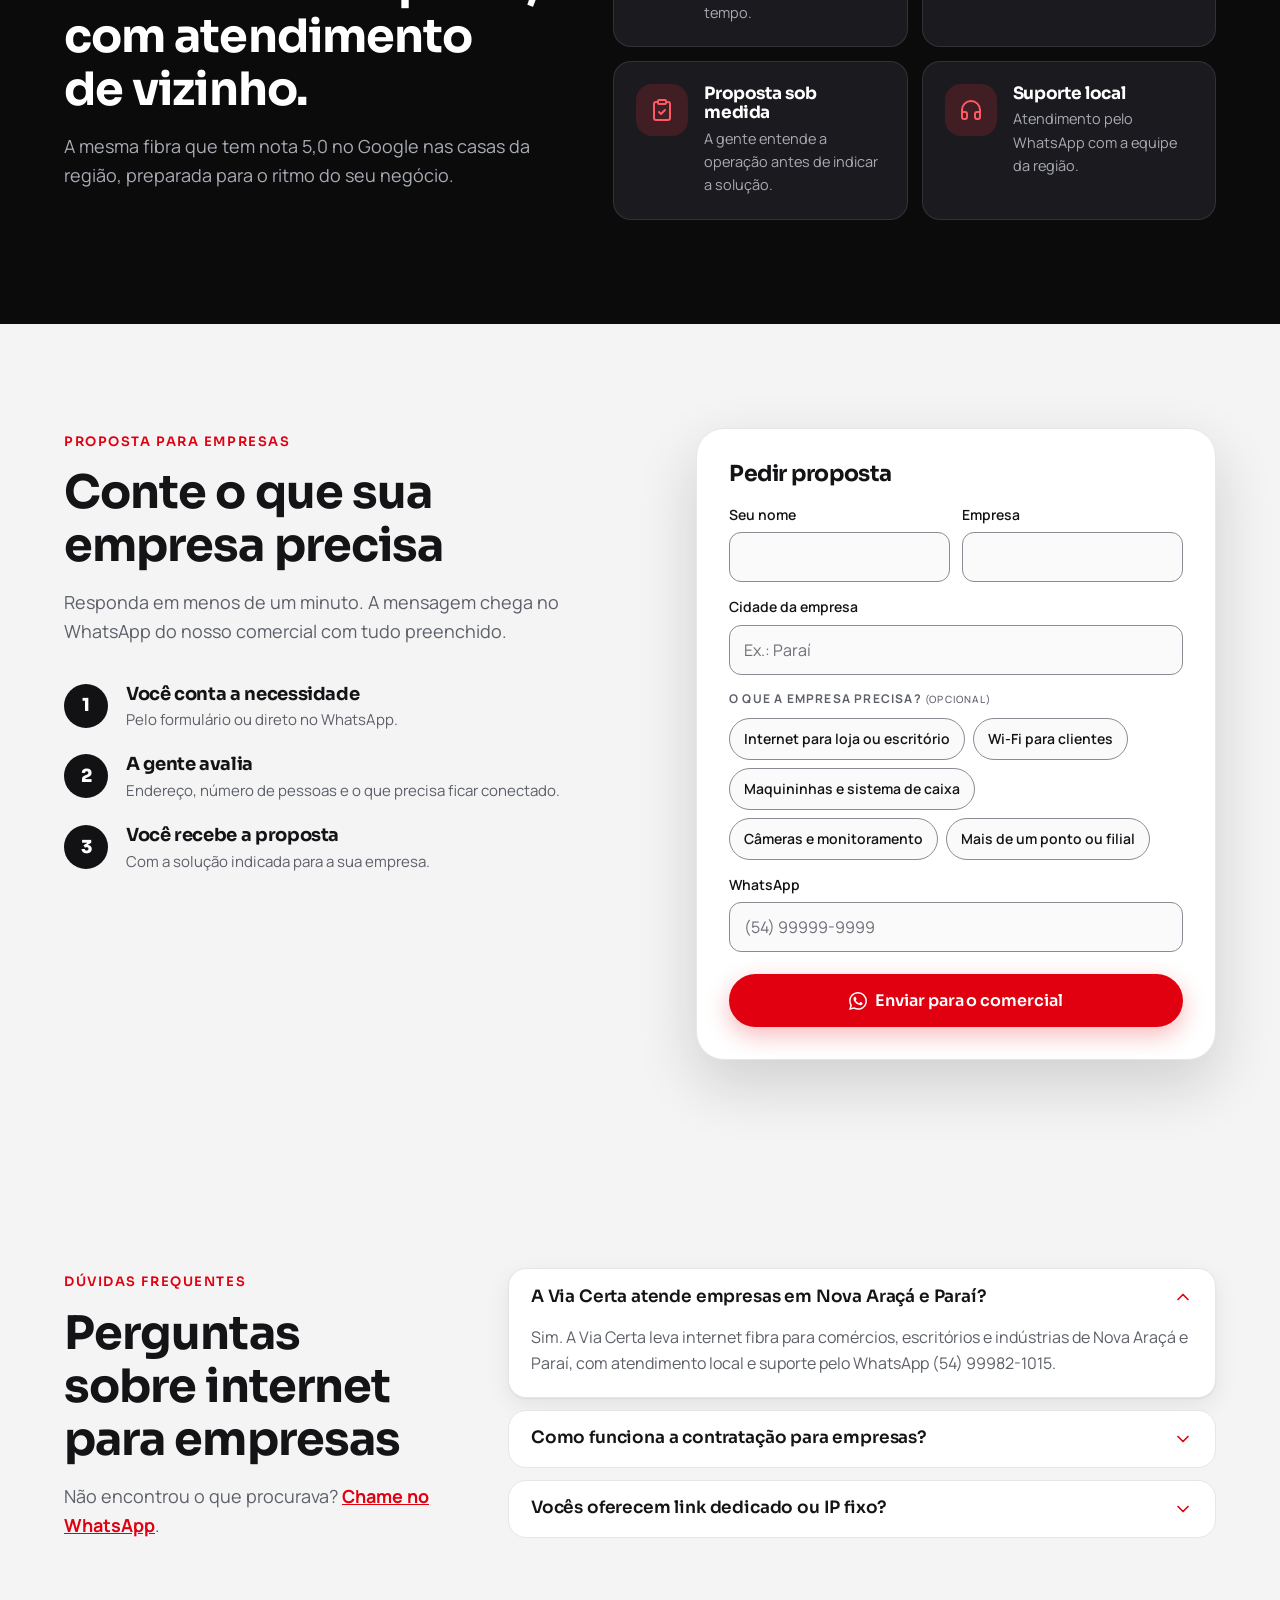
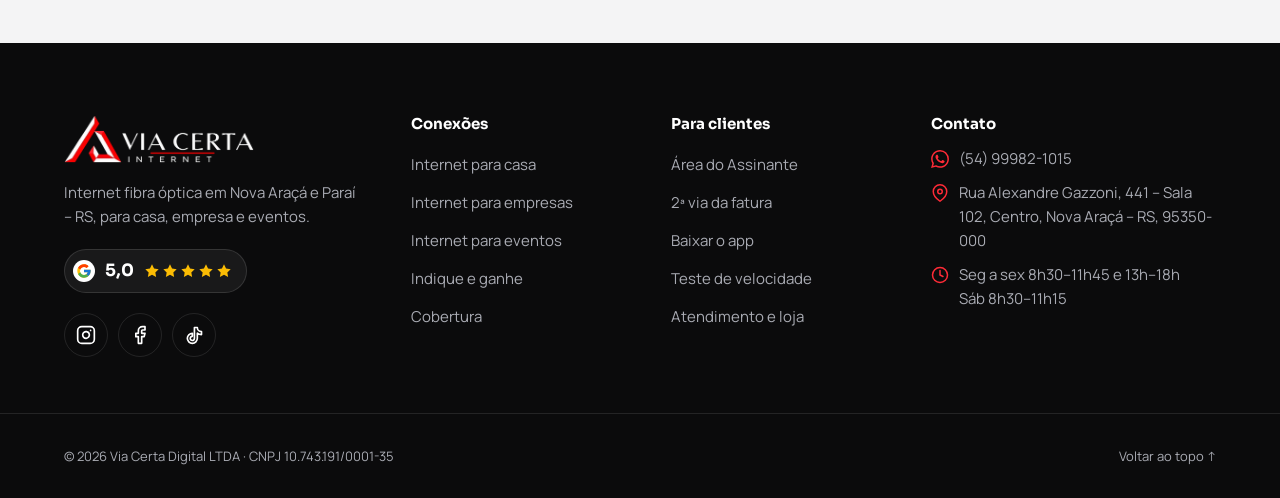
<file: empresas.html>
<!doctype html>
<html lang="pt-BR">
<head>
  <meta charset="utf-8">
  <meta name="viewport" content="width=device-width, initial-scale=1, viewport-fit=cover">
  <title>Internet para empresas em Nova Araçá e Paraí | Via Certa</title>
  <meta name="description" content="Internet fibra para comércio, escritório e indústria em Nova Araçá e Paraí (RS). Proposta sob medida e suporte local. Fale com o comercial da Via Certa.">
  <meta name="robots" content="index, follow, max-image-preview:large, max-snippet:-1">
  <!-- Quando o domínio estiver definido, adicione: <link rel="canonical" href="https://SEU-DOMINIO.com.br/ESTA-PAGINA"> -->
  <meta name="theme-color" content="#0b0b0c">
  <meta name="geo.region" content="BR-RS">
  <meta name="geo.placename" content="Nova Araçá">
  <meta name="geo.position" content="-28.6588;-51.7441">
  <meta name="ICBM" content="-28.6588, -51.7441">

  <meta property="og:type" content="website">
  <meta property="og:locale" content="pt_BR">
  <meta property="og:site_name" content="Via Certa Internet">
  <meta property="og:title" content="Internet para empresas em Nova Araçá e Paraí | Via Certa">
  <meta property="og:description" content="Internet fibra para comércio, escritório e indústria em Nova Araçá e Paraí (RS). Proposta sob medida e suporte local. Fale com o comercial da Via Certa.">
  <meta property="og:image" content="assets/img/og-image.jpg">
  <meta property="og:image:width" content="1200">
  <meta property="og:image:height" content="630">
  <meta name="twitter:card" content="summary_large_image">

  <link rel="icon" type="image/png" href="assets/img/favicon.png">
  <link rel="apple-touch-icon" href="assets/img/apple-touch-icon.png">
  <link rel="manifest" href="site.webmanifest">

  <link rel="preload" href="assets/fonts/sora-latin.woff2" as="font" type="font/woff2" crossorigin>
  <link rel="preload" href="assets/fonts/manrope-latin.woff2" as="font" type="font/woff2" crossorigin>
  <link rel="stylesheet" href="assets/css/style.css">

  <script type="application/ld+json">
  {
    "@context": "https://schema.org",
    "@graph": [
      {
        "@type": "LocalBusiness",
        "@id": "./#empresa",
        "name": "Via Certa Internet",
        "telephone": "+55-54-99982-1015",
        "address": {
          "@type": "PostalAddress",
          "streetAddress": "Rua Alexandre Gazzoni, 441, Sala 102",
          "addressLocality": "Nova Araçá",
          "addressRegion": "RS",
          "postalCode": "95350-000",
          "addressCountry": "BR"
        },
        "url": "./"
      },
      {
        "@type": "BreadcrumbList",
        "itemListElement": [
          {
            "@type": "ListItem",
            "position": 1,
            "name": "Início",
            "item": "./"
          },
          {
            "@type": "ListItem",
            "position": 2,
            "name": "Internet para empresas",
            "item": "empresas.html"
          }
        ]
      },
      {
        "@type": "Service",
        "@id": "empresas.html#servico",
        "name": "Internet fibra para empresas em Nova Araçá e Paraí",
        "serviceType": "Internet corporativa por fibra óptica",
        "provider": {
          "@id": "./#empresa"
        },
        "areaServed": [
          {
            "@type": "City",
            "name": "Nova Araçá",
            "sameAs": [
              "https://www.wikidata.org/wiki/Q1757678",
              "https://pt.wikipedia.org/wiki/Nova_Ara%C3%A7%C3%A1"
            ]
          },
          {
            "@type": "City",
            "name": "Paraí",
            "sameAs": [
              "https://www.wikidata.org/wiki/Q1757405",
              "https://pt.wikipedia.org/wiki/Para%C3%AD"
            ]
          }
        ],
        "audience": {
          "@type": "BusinessAudience",
          "name": "Comércio, escritórios e indústrias"
        }
      },
      {
        "@type": "FAQPage",
        "@id": "empresas.html#duvidas",
        "inLanguage": "pt-BR",
        "mainEntity": [
          {
            "@type": "Question",
            "name": "A Via Certa atende empresas em Nova Araçá e Paraí?",
            "acceptedAnswer": {
              "@type": "Answer",
              "text": "Sim. A Via Certa leva internet fibra para comércios, escritórios e indústrias de Nova Araçá e Paraí, com atendimento local e suporte pelo WhatsApp (54) 99982-1015."
            }
          },
          {
            "@type": "Question",
            "name": "Como funciona a contratação para empresas?",
            "acceptedAnswer": {
              "@type": "Answer",
              "text": "Você conta o que a empresa precisa pelo formulário ou pelo WhatsApp, nossa equipe avalia o endereço e a operação e envia uma proposta sob medida."
            }
          },
          {
            "@type": "Question",
            "name": "Vocês oferecem link dedicado ou IP fixo?",
            "acceptedAnswer": {
              "@type": "Answer",
              "text": "Fale com o comercial: a equipe avalia a necessidade da sua empresa e informa as opções disponíveis no seu endereço."
            }
          }
        ]
      }
    ]
  }
  </script>

  <script src="assets/js/config.js" defer></script>
  <script src="assets/js/main.js" defer></script>
</head>
<body>

  <!-- Ícones (usados com <use href="#i-nome">) -->
  <svg width="0" height="0" style="position:absolute" aria-hidden="true" focusable="false">
  <defs>
    <symbol id="i-wifi" viewBox="0 0 24 24"><path d="M5 12.55a11 11 0 0 1 14.08 0"/><path d="M1.42 9a16 16 0 0 1 21.16 0"/><path d="M8.53 16.11a6 6 0 0 1 6.95 0"/><path d="M12 20h.01"/></symbol>
    <symbol id="i-receipt" viewBox="0 0 24 24"><path d="M14 2H6a2 2 0 0 0-2 2v16a2 2 0 0 0 2 2h12a2 2 0 0 0 2-2V8z"/><path d="M14 2v6h6"/><path d="M16 13H8"/><path d="M16 17H8"/><path d="M10 9H8"/></symbol>
    <symbol id="i-user" viewBox="0 0 24 24"><path d="M20 21v-2a4 4 0 0 0-4-4H8a4 4 0 0 0-4 4v2"/><circle cx="12" cy="7" r="4"/></symbol>
    <symbol id="i-users" viewBox="0 0 24 24"><path d="M17 21v-2a4 4 0 0 0-4-4H5a4 4 0 0 0-4 4v2"/><circle cx="9" cy="7" r="4"/><path d="M23 21v-2a4 4 0 0 0-3-3.87M16 3.13a4 4 0 0 1 0 7.75"/></symbol>
    <symbol id="i-headset" viewBox="0 0 24 24"><path d="M3 18v-6a9 9 0 0 1 18 0v6"/><path d="M21 19a2 2 0 0 1-2 2h-1a2 2 0 0 1-2-2v-3a2 2 0 0 1 2-2h3zM3 19a2 2 0 0 0 2 2h1a2 2 0 0 0 2-2v-3a2 2 0 0 0-2-2H3z"/></symbol>
    <symbol id="i-gauge" viewBox="0 0 24 24"><path d="m12 14 4-4"/><path d="M3.34 19a10 10 0 1 1 17.32 0"/></symbol>
    <symbol id="i-pin" viewBox="0 0 24 24"><path d="M21 10c0 7-9 13-9 13s-9-6-9-13a9 9 0 0 1 18 0z"/><circle cx="12" cy="10" r="3"/></symbol>
    <symbol id="i-gift" viewBox="0 0 24 24"><path d="M20 12v10H4V12"/><path d="M2 7h20v5H2z"/><path d="M12 22V7"/><path d="M12 7H7.5a2.5 2.5 0 0 1 0-5C11 2 12 7 12 7z"/><path d="M12 7h4.5a2.5 2.5 0 0 0 0-5C13 2 12 7 12 7z"/></symbol>
    <symbol id="i-check" viewBox="0 0 24 24"><path d="M20 6 9 17l-5-5"/></symbol>
    <symbol id="i-star" viewBox="0 0 24 24"><path fill="currentColor" stroke="none" d="m12 2 3.09 6.26L22 9.27l-5 4.87 1.18 6.88L12 17.77l-6.18 3.25L7 14.14 2 9.27l6.91-1.01z"/></symbol>
    <symbol id="i-tv" viewBox="0 0 24 24"><rect x="2" y="7" width="20" height="15" rx="2"/><path d="m17 2-5 5-5-5"/></symbol>
    <symbol id="i-film" viewBox="0 0 24 24"><rect x="2" y="2" width="20" height="20" rx="2.18"/><path d="M7 2v20M17 2v20M2 12h20M2 7h5M2 17h5M17 17h5M17 7h5"/></symbol>
    <symbol id="i-book" viewBox="0 0 24 24"><path d="M2 3h6a4 4 0 0 1 4 4v14a3 3 0 0 0-3-3H2z"/><path d="M22 3h-6a4 4 0 0 0-4 4v14a3 3 0 0 1 3-3h7z"/></symbol>
    <symbol id="i-cap" viewBox="0 0 24 24"><path d="M22 10 12 5 2 10l10 5 10-5z"/><path d="M6 12v5c3 3 9 3 12 0v-5"/></symbol>
    <symbol id="i-game" viewBox="0 0 24 24"><path d="M6 12h4M8 10v4M15 13h.01M18 11h.01"/><rect x="2" y="6" width="20" height="12" rx="2"/></symbol>
    <symbol id="i-phone" viewBox="0 0 24 24"><path d="M22 16.92v3a2 2 0 0 1-2.18 2 19.79 19.79 0 0 1-8.63-3.07 19.5 19.5 0 0 1-6-6 19.79 19.79 0 0 1-3.07-8.67A2 2 0 0 1 4.11 2h3a2 2 0 0 1 2 1.72c.13.96.36 1.9.7 2.81a2 2 0 0 1-.45 2.11L8.09 9.91a16 16 0 0 0 6 6l1.27-1.27a2 2 0 0 1 2.11-.45c.91.34 1.85.57 2.81.7A2 2 0 0 1 22 16.92z"/></symbol>
    <symbol id="i-clock" viewBox="0 0 24 24"><circle cx="12" cy="12" r="10"/><path d="M12 6v6l4 2"/></symbol>
    <symbol id="i-arrow" viewBox="0 0 24 24"><path d="M5 12h14M12 5l7 7-7 7"/></symbol>
    <symbol id="i-left" viewBox="0 0 24 24"><path d="m15 18-6-6 6-6"/></symbol>
    <symbol id="i-right" viewBox="0 0 24 24"><path d="m9 18 6-6-6-6"/></symbol>
    <symbol id="i-down" viewBox="0 0 24 24"><path d="m6 9 6 6 6-6"/></symbol>
    <symbol id="i-menu" viewBox="0 0 24 24"><path d="M3 6h18M3 12h18M3 18h18"/></symbol>
    <symbol id="i-x" viewBox="0 0 24 24"><path d="M18 6 6 18M6 6l12 12"/></symbol>
    <symbol id="i-home" viewBox="0 0 24 24"><path d="m3 9 9-7 9 7v11a2 2 0 0 1-2 2H5a2 2 0 0 1-2-2z"/><path d="M9 22V12h6v10"/></symbol>
    <symbol id="i-building" viewBox="0 0 24 24"><path d="M6 22V4a2 2 0 0 1 2-2h8a2 2 0 0 1 2 2v18z"/><path d="M6 12H4a2 2 0 0 0-2 2v6a2 2 0 0 0 2 2h2"/><path d="M18 9h2a2 2 0 0 1 2 2v9a2 2 0 0 1-2 2h-2"/><path d="M10 6h4M10 10h4M10 14h4M10 18h4"/></symbol>
    <symbol id="i-party" viewBox="0 0 24 24"><path d="M5.8 11.3 2 22l10.7-3.79"/><path d="M4 3h.01M22 8h.01M15 2h.01M22 20h.01"/><path d="m22 2-2.24.75a2.9 2.9 0 0 0-1.96 3.12c.1.86-.57 1.63-1.45 1.63h-.38c-.86 0-1.6.6-1.76 1.44L14 10"/><path d="m22 13-.82-.33c-.86-.34-1.82.2-1.98 1.11-.11.7-.72 1.22-1.43 1.22H17"/><path d="m11 2 .33.82c.34.86-.2 1.82-1.11 1.98C9.52 4.9 9 5.52 9 6.23V7"/><path d="M11 13c1.93 1.93 2.83 4.17 2 5-.83.83-3.07-.07-5-2-1.93-1.93-2.83-4.17-2-5 .83-.83 3.07.07 5 2z"/></symbol>
    <symbol id="i-briefcase" viewBox="0 0 24 24"><rect x="2" y="7" width="20" height="14" rx="2"/><path d="M16 21V5a2 2 0 0 0-2-2h-4a2 2 0 0 0-2 2v16"/></symbol>
    <symbol id="i-store" viewBox="0 0 24 24"><path d="M3 9 4.5 4h15L21 9"/><path d="M4 9v11h16V9"/><path d="M3 9h18"/><path d="M9 20v-6h6v6"/></symbol>
    <symbol id="i-laptop" viewBox="0 0 24 24"><rect x="3" y="4" width="18" height="12" rx="2"/><path d="M2 20h20"/></symbol>
    <symbol id="i-factory" viewBox="0 0 24 24"><path d="M2 20V9l6 4V9l6 4V4h8v16z"/><path d="M6 17h.01M10 17h.01M14 17h.01M18 17h.01"/></symbol>
    <symbol id="i-card" viewBox="0 0 24 24"><rect x="2" y="5" width="20" height="14" rx="2"/><path d="M2 10h20M6 15h4"/></symbol>
    <symbol id="i-video" viewBox="0 0 24 24"><path d="m22 8-6 4 6 4z"/><rect x="2" y="6" width="14" height="12" rx="2"/></symbol>
    <symbol id="i-signal" viewBox="0 0 24 24"><path d="M2 20h.01M7 20v-4M12 20v-8M17 20V8M22 4v16"/></symbol>
    <symbol id="i-activity" viewBox="0 0 24 24"><path d="M22 12h-4l-3 9L9 3l-3 9H2"/></symbol>
    <symbol id="i-clipboard" viewBox="0 0 24 24"><rect x="8" y="2" width="8" height="4" rx="1"/><path d="M16 4h2a2 2 0 0 1 2 2v14a2 2 0 0 1-2 2H6a2 2 0 0 1-2-2V6a2 2 0 0 1 2-2h2"/><path d="m9 14 2 2 4-4"/></symbol>
    <symbol id="i-wrench" viewBox="0 0 24 24"><path d="M14.7 6.3a1 1 0 0 0 0 1.4l1.6 1.6a1 1 0 0 0 1.4 0l3.77-3.77a6 6 0 0 1-7.94 7.94l-6.91 6.91a2.12 2.12 0 0 1-3-3l6.91-6.91a6 6 0 0 1 7.94-7.94l-3.76 3.76z"/></symbol>
    <symbol id="i-shield" viewBox="0 0 24 24"><path d="M12 22s8-4 8-10V5l-8-3-8 3v7c0 6 8 10 8 10z"/><path d="m9 12 2 2 4-4"/></symbol>
    <symbol id="i-calendar" viewBox="0 0 24 24"><rect x="3" y="4" width="18" height="18" rx="2"/><path d="M16 2v4M8 2v4M3 10h18"/></symbol>
    <symbol id="i-heart" viewBox="0 0 24 24"><path d="M19 14c1.49-1.46 3-3.21 3-5.5A5.5 5.5 0 0 0 16.5 3c-1.76 0-3 .5-4.5 2-1.5-1.5-2.74-2-4.5-2A5.5 5.5 0 0 0 2 8.5c0 2.3 1.5 4.05 3 5.5l7 7z"/></symbol>
    <symbol id="i-trophy" viewBox="0 0 24 24"><path d="M6 9H4.5a2.5 2.5 0 0 1 0-5H6"/><path d="M18 9h1.5a2.5 2.5 0 0 0 0-5H18"/><path d="M4 22h16"/><path d="M10 14.66V17c0 .55-.47.98-.97 1.21C7.85 18.75 7 20.24 7 22"/><path d="M14 14.66V17c0 .55.47.98.97 1.21C16.15 18.75 17 20.24 17 22"/><path d="M18 2H6v7a6 6 0 0 0 12 0z"/></symbol>
    <symbol id="i-music" viewBox="0 0 24 24"><path d="M9 18V5l12-2v13"/><circle cx="6" cy="18" r="3"/><circle cx="18" cy="16" r="3"/></symbol>
    <symbol id="i-mic" viewBox="0 0 24 24"><path d="M12 2a3 3 0 0 0-3 3v7a3 3 0 0 0 6 0V5a3 3 0 0 0-3-3z"/><path d="M19 10v2a7 7 0 0 1-14 0v-2"/><path d="M12 19v3"/></symbol>
    <symbol id="i-mobile" viewBox="0 0 24 24"><rect x="5" y="2" width="14" height="20" rx="2"/><path d="M12 18h.01"/></symbol>
    <symbol id="i-zap" viewBox="0 0 24 24"><path d="M13 2 3 14h9l-1 8 10-12h-9z"/></symbol>
    <symbol id="i-wallet" viewBox="0 0 24 24"><path d="M21 12V7H5a2 2 0 0 1 0-4h14v4"/><path d="M3 5v14a2 2 0 0 0 2 2h16v-5"/><path d="M18 12a2 2 0 0 0 0 4h4v-4z"/></symbol>
    <symbol id="i-bag" viewBox="0 0 24 24"><path d="M6 2 3 6v14a2 2 0 0 0 2 2h14a2 2 0 0 0 2-2V6l-3-4z"/><path d="M3 6h18"/><path d="M16 10a4 4 0 0 1-8 0"/></symbol>
    <symbol id="i-external" viewBox="0 0 24 24"><path d="M18 13v6a2 2 0 0 1-2 2H5a2 2 0 0 1-2-2V8a2 2 0 0 1 2-2h6"/><path d="M15 3h6v6M10 14 21 3"/></symbol>
    <symbol id="i-whatsapp" viewBox="0 0 24 24"><path fill="currentColor" stroke="none" d="M17.47 14.38c-.3-.15-1.76-.87-2.03-.97-.27-.1-.47-.15-.67.15-.2.3-.77.97-.94 1.16-.17.2-.35.22-.64.08-.3-.15-1.26-.47-2.39-1.48-.88-.79-1.48-1.76-1.65-2.06-.17-.3-.02-.46.13-.6.13-.14.3-.35.45-.52.15-.18.2-.3.3-.5.1-.2.05-.37-.03-.52-.07-.15-.67-1.61-.91-2.2-.24-.58-.49-.5-.67-.51h-.57c-.2 0-.52.07-.79.37-.27.3-1.04 1.02-1.04 2.48s1.06 2.88 1.21 3.07c.15.2 2.1 3.2 5.08 4.49.71.31 1.26.49 1.7.63.71.22 1.36.19 1.87.12.57-.09 1.76-.72 2-1.41.25-.7.25-1.29.18-1.41-.08-.13-.28-.2-.57-.35zM12.05 21.79h-.01a9.87 9.87 0 0 1-5.03-1.38l-.36-.21-3.74.98 1-3.65-.24-.37a9.86 9.86 0 0 1-1.51-5.26c0-5.45 4.44-9.88 9.89-9.88 2.64 0 5.12 1.03 6.99 2.9a9.83 9.83 0 0 1 2.89 6.99c0 5.45-4.44 9.88-9.88 9.88zm8.41-18.3A11.82 11.82 0 0 0 12.05 0C5.5 0 .16 5.34.16 11.89c0 2.1.55 4.14 1.59 5.95L.06 24l6.3-1.65a11.88 11.88 0 0 0 5.68 1.45h.01c6.55 0 11.89-5.34 11.89-11.89a11.82 11.82 0 0 0-3.48-8.41z"/></symbol>
    <symbol id="i-instagram" viewBox="0 0 24 24"><rect x="2" y="2" width="20" height="20" rx="5"/><path d="M16 11.37A4 4 0 1 1 12.63 8 4 4 0 0 1 16 11.37zM17.5 6.5h.01"/></symbol>
    <symbol id="i-facebook" viewBox="0 0 24 24"><path d="M18 2h-3a5 5 0 0 0-5 5v3H7v4h3v8h4v-8h3l1-4h-4V7a1 1 0 0 1 1-1h3z"/></symbol>
    <symbol id="i-tiktok" viewBox="0 0 24 24"><path d="M16 3a5 5 0 0 0 5 5v3.5a8.5 8.5 0 0 1-5-1.6V16a6 6 0 1 1-6-6v3.6A2.5 2.5 0 1 0 12.5 16V3z"/></symbol>
    <symbol id="i-play" viewBox="0 0 24 24"><path fill="currentColor" stroke="none" d="M3.6 1.8c-.3.3-.5.8-.5 1.4v17.6c0 .6.2 1.1.5 1.4l.1.1 9.9-9.9v-.2L3.7 1.7zM16.9 15.6l-3.3-3.3v-.2l3.3-3.3.1.04 3.9 2.2c1.1.6 1.1 1.7 0 2.3l-3.9 2.2zM17 15.5 13.6 12 3.6 22.2c.4.4 1 .4 1.7.05L17 15.5M17 8.5 5.3 1.8c-.7-.4-1.3-.3-1.7.1L13.6 12z"/></symbol>
    <symbol id="i-apple" viewBox="0 0 24 24"><path fill="currentColor" stroke="none" d="M16.37 12.6c-.02-2.34 1.91-3.47 2-3.52-1.09-1.6-2.79-1.82-3.39-1.84-1.44-.15-2.82.85-3.55.85-.73 0-1.86-.83-3.06-.81-1.57.02-3.02.92-3.83 2.33-1.64 2.84-.42 7.04 1.17 9.35.78 1.13 1.71 2.39 2.93 2.35 1.18-.05 1.62-.76 3.04-.76 1.42 0 1.82.76 3.06.73 1.27-.02 2.07-1.15 2.84-2.29.9-1.31 1.27-2.58 1.29-2.65-.03-.01-2.47-.95-2.5-3.76zM14.04 5.72c.65-.79 1.09-1.88.97-2.97-.94.04-2.07.62-2.74 1.41-.6.7-1.13 1.81-.99 2.88 1.05.08 2.12-.53 2.76-1.32z"/></symbol>
    <symbol id="i-google" viewBox="0 0 48 48"><path fill="#FFC107" stroke="none" d="M43.61 20.08H42V20H24v8h11.3c-1.65 4.66-6.08 8-11.3 8-6.63 0-12-5.37-12-12s5.37-12 12-12c3.06 0 5.84 1.15 7.96 3.04l5.66-5.66C34.05 6.05 29.27 4 24 4 12.95 4 4 12.95 4 24s8.95 20 20 20 20-8.95 20-20c0-1.34-.14-2.65-.39-3.92z"/><path fill="#FF3D00" stroke="none" d="m6.31 14.69 6.57 4.82C14.66 15.11 18.96 12 24 12c3.06 0 5.84 1.15 7.96 3.04l5.66-5.66C34.05 6.05 29.27 4 24 4 16.32 4 9.66 8.34 6.31 14.69z"/><path fill="#4CAF50" stroke="none" d="M24 44c5.17 0 9.86-1.98 13.41-5.19l-6.19-5.24A11.91 11.91 0 0 1 24 36c-5.2 0-9.62-3.32-11.28-7.95l-6.52 5.03C9.5 39.56 16.23 44 24 44z"/><path fill="#1976D2" stroke="none" d="M43.61 20.08H42V20H24v8h11.3a12.04 12.04 0 0 1-4.09 5.57l6.19 5.24C36.97 39.2 44 34 44 24c0-1.34-.14-2.65-.39-3.92z"/></symbol>
  </defs>
  </svg>
  <a class="skip-link" href="#conteudo">Pular para o conteúdo</a>

  <!-- ===== CABEÇALHO (igual em todas as páginas) ===== -->
  <header class="site-header" id="topo">
    <div class="topbar">
      <div class="container topbar__inner">
        <p class="topbar__item"><svg class="i" aria-hidden="true"><use href="#i-pin"/></svg> Internet fibra em Nova Araçá e Paraí · RS</p>
        <p class="topbar__item topbar__hide-sm"><svg class="i" aria-hidden="true"><use href="#i-clock"/></svg> Seg a sex 8h30–11h45 e 13h–18h · Sáb 8h30–11h15</p>
        <div class="topbar__links">
          <a href="#" data-link="segundaVia">2ª via da fatura</a>
          <a href="#" data-link="testeVelocidade">Teste de velocidade</a>
          <a href="https://wa.me/5554999821015" data-wa="Olá! Vim pelo site da Via Certa Internet e gostaria de atendimento. Sou de {cidade}." data-wa-ctx="geral" target="_blank" rel="noopener" class="topbar__wa"><svg class="i" aria-hidden="true"><use href="#i-whatsapp"/></svg> (54) 99982-1015</a>
        </div>
      </div>
    </div>

    <div class="navbar">
      <div class="container navbar__inner">
        <a href="./" class="brand" aria-label="Via Certa Internet - página inicial">
          <picture>
            <source type="image/webp" srcset="assets/img/logo-branco.webp">
            <img src="assets/img/logo-branco.png" alt="Via Certa Internet" width="400" height="101" fetchpriority="high">
          </picture>
        </a>

        <nav class="nav" id="menu" aria-label="Menu principal">
          <ul class="nav__list">
            <li><a href="residencial.html">Para casa</a></li>
            <li><a href="empresas.html" aria-current="page">Para empresas</a></li>
            <li><a href="eventos.html">Eventos <span class="nav__new">Novo</span></a></li>
            <li><a href="atendimento.html">Atendimento</a></li>
          </ul>
          <div class="nav__mobile-extra">
            <button type="button" class="btn btn--ghost-light btn--block" data-open-cliente><svg class="i" aria-hidden="true"><use href="#i-user"/></svg> Área do Assinante</button>
            <a href="https://wa.me/5554999821015" data-wa="Olá! Vim pelo site da Via Certa Internet e gostaria de atendimento. Sou de {cidade}." data-wa-ctx="geral" target="_blank" rel="noopener" class="nav__mobile-wa"><svg class="i" aria-hidden="true"><use href="#i-whatsapp"/></svg> (54) 99982-1015</a>
          </div>
        </nav>

        <div class="navbar__actions">
          <button type="button" class="btn btn--ghost-light btn--sm navbar__cliente" data-open-cliente><svg class="i" aria-hidden="true"><use href="#i-user"/></svg><span>Área do Assinante</span></button>
          <a href="residencial.html#planos" class="btn btn--red btn--sm navbar__cta">Assine já</a>
          <button type="button" class="nav-toggle" aria-expanded="false" aria-controls="menu" aria-label="Abrir menu">
            <svg class="i i--open" aria-hidden="true"><use href="#i-menu"/></svg>
            <svg class="i i--close" aria-hidden="true"><use href="#i-x"/></svg>
          </button>
        </div>
      </div>
    </div>
  </header>

  <main id="conteudo">
    <section class="page-hero page-hero--empresas">
      <div class="page-hero__bg" aria-hidden="true"></div>
      <div class="container page-hero__inner">
        <div class="page-hero__copy">
          <nav class="crumbs" aria-label="Você está em"><a href="./">Início</a><span aria-hidden="true">›</span><span aria-current="page">Para empresas</span></nav>
          <nav class="seg-tabs" aria-label="Tipos de conexão"><a href="residencial.html"><svg class="i" aria-hidden="true"><use href="#i-home"/></svg><span>Casa</span></a><a href="empresas.html" aria-current="page"><svg class="i" aria-hidden="true"><use href="#i-building"/></svg><span>Empresas</span></a><a href="eventos.html"><svg class="i" aria-hidden="true"><use href="#i-party"/></svg><span>Eventos</span></a></nav>
          <h1 class="page-hero__title">Internet fibra para empresas em Nova Araçá e Paraí</h1>
          <p class="page-hero__lead">Conexão estável para vender, atender e produzir, com proposta sob medida e suporte de quem está perto.</p>
          <div class="page-hero__ctas"><a href="#proposta" class="btn btn--red btn--lg">Pedir proposta <svg class="i" aria-hidden="true"><use href="#i-arrow"/></svg></a><a href="https://wa.me/5554999821015" data-wa="Olá! Quero conhecer as soluções de internet da Via Certa para minha empresa em {cidade}." data-wa-ctx="empresa" target="_blank" rel="noopener" class="btn btn--ghost-light btn--lg"><svg class="i" aria-hidden="true"><use href="#i-whatsapp"/></svg> Falar com o comercial</a></div>
        </div>
        <div class="page-hero__art"><img src="assets/img/ilustra-empresa.svg" alt="Ilustração de prédio comercial e loja conectados à internet fibra" width="480" height="320" fetchpriority="high"><div class="art-chip art-chip--a"><svg class="i" aria-hidden="true"><use href="#i-card"/></svg><span><strong>Maquininhas</strong>e sistemas no ar</span></div><div class="art-chip art-chip--b"><svg class="i" aria-hidden="true"><use href="#i-headset"/></svg><span><strong>Suporte local</strong>equipe da região</span></div></div>
      </div>
    </section>

    <!-- ===== PARA QUEM ===== -->
    <section class="section" aria-labelledby="setores-titulo">
      <div class="container">
        <header class="section-head">
          <p class="eyebrow">Para cada tipo de negócio</p>
          <h2 class="section-title" id="setores-titulo">A conexão certa para a sua operação</h2>
          <p class="section-lead">Cada empresa usa a internet de um jeito. Por isso a gente começa entendendo o seu negócio.</p>
        </header>
        <div class="sectors">
<article class="sector"><span class="sector__icon"><svg class="i" aria-hidden="true"><use href="#i-store"/></svg></span><h3>Comércio e lojas</h3><p>Maquininhas, sistema de caixa e Wi-Fi para clientes funcionando o dia todo.</p></article>
<article class="sector"><span class="sector__icon"><svg class="i" aria-hidden="true"><use href="#i-laptop"/></svg></span><h3>Escritórios e serviços</h3><p>Videochamadas, sistemas na nuvem e equipe conectada sem travar.</p></article>
<article class="sector"><span class="sector__icon"><svg class="i" aria-hidden="true"><use href="#i-factory"/></svg></span><h3>Indústria</h3><p>Conexão para a produção, a área administrativa e o monitoramento da operação.</p></article>
        </div>
      </div>
    </section>

    <!-- ===== O QUE OFERECEMOS ===== -->
    <section class="section section--dark" aria-labelledby="recursos-titulo">
      <div class="container features-wrap">
        <header class="section-head section-head--left section-head--light">
          <p class="eyebrow eyebrow--light">O que você encontra</p>
          <h2 class="section-title" id="recursos-titulo">Internet de empresa, com atendimento de vizinho.</h2>
          <p class="section-lead">A mesma fibra que tem nota 5,0 no Google nas casas da região, preparada para o ritmo do seu negócio.</p>
        </header>
        <ul class="features">
<li class="feature"><span class="feature__icon"><svg class="i" aria-hidden="true"><use href="#i-zap"/></svg></span><div><h3>Fibra óptica de até 1000 Mega</h3><p>Velocidade para a empresa inteira usar ao mesmo tempo.</p></div></li>
<li class="feature"><span class="feature__icon"><svg class="i" aria-hidden="true"><use href="#i-wifi"/></svg></span><div><h3>Wi-Fi para equipe e clientes</h3><p>Rede pensada para o tamanho do seu espaço.</p></div></li>
<li class="feature"><span class="feature__icon"><svg class="i" aria-hidden="true"><use href="#i-clipboard"/></svg></span><div><h3>Proposta sob medida</h3><p>A gente entende a operação antes de indicar a solução.</p></div></li>
<li class="feature"><span class="feature__icon"><svg class="i" aria-hidden="true"><use href="#i-headset"/></svg></span><div><h3>Suporte local</h3><p>Atendimento pelo WhatsApp com a equipe da região.</p></div></li>
        </ul>
      </div>
    </section>

    <!-- ===== PROPOSTA ===== -->
    <section class="section proposal" id="proposta" aria-labelledby="proposta-titulo">
      <div class="container proposal__inner">
        <div class="proposal__copy">
          <p class="eyebrow">Proposta para empresas</p>
          <h2 class="section-title" id="proposta-titulo">Conte o que sua empresa precisa</h2>
          <p class="section-lead">Responda em menos de um minuto. A mensagem chega no WhatsApp do nosso comercial com tudo preenchido.</p>
          <ol class="steps steps--dark">
            <li><span class="steps__n" aria-hidden="true">1</span><div><h3>Você conta a necessidade</h3><p>Pelo formulário ou direto no WhatsApp.</p></div></li>
            <li><span class="steps__n" aria-hidden="true">2</span><div><h3>A gente avalia</h3><p>Endereço, número de pessoas e o que precisa ficar conectado.</p></div></li>
            <li><span class="steps__n" aria-hidden="true">3</span><div><h3>Você recebe a proposta</h3><p>Com a solução indicada para a sua empresa.</p></div></li>
          </ol>
        </div>
        <form class="form-card form-card--light" data-form="empresa" novalidate>
          <h3 class="form-card__title">Pedir proposta</h3>
          <div class="field-row">
            <div class="field"><label for="pj-nome">Seu nome</label><input id="pj-nome" name="nome" type="text" autocomplete="name" enterkeyhint="next" required></div>
            <div class="field"><label for="pj-empresa">Empresa</label><input id="pj-empresa" name="empresa" type="text" autocomplete="organization" enterkeyhint="next" required></div>
          </div>
          <div class="field"><label for="pj-cidade">Cidade da empresa</label><input id="pj-cidade" name="cidade" type="text" autocomplete="address-level2" placeholder="Ex.: Paraí" enterkeyhint="next" required></div>
          <fieldset class="field">
            <legend class="field__legend">O que a empresa precisa? <small>(opcional)</small></legend>
            <div class="pick"><label><input type="checkbox" name="necessidade" value="Internet para loja ou escritório"><span>Internet para loja ou escritório</span></label><label><input type="checkbox" name="necessidade" value="Wi-Fi para clientes"><span>Wi-Fi para clientes</span></label><label><input type="checkbox" name="necessidade" value="Maquininhas e sistema de caixa"><span>Maquininhas e sistema de caixa</span></label><label><input type="checkbox" name="necessidade" value="Câmeras e monitoramento"><span>Câmeras e monitoramento</span></label><label><input type="checkbox" name="necessidade" value="Mais de um ponto ou filial"><span>Mais de um ponto ou filial</span></label></div>
          </fieldset>
          <div class="field"><label for="pj-tel">WhatsApp</label><input id="pj-tel" name="telefone" type="tel" inputmode="tel" autocomplete="tel-national" placeholder="(54) 99999-9999" enterkeyhint="send" data-mask="phone" required></div>
          <p class="form-error" role="alert" hidden></p>
          <button type="submit" class="btn btn--red btn--block btn--lg"><svg class="i" aria-hidden="true"><use href="#i-whatsapp"/></svg> Enviar para o comercial</button>
          <div class="form-done" hidden><p>Mensagem pronta! Se o WhatsApp não abriu sozinho, toque no botão abaixo.</p><a href="#" target="_blank" rel="noopener" class="btn btn--dark btn--block" data-form-wa><svg class="i" aria-hidden="true"><use href="#i-whatsapp"/></svg> Abrir o WhatsApp</a></div>
        </form>
      </div>
    </section>

    <section class="section faq" id="duvidas" aria-labelledby="duvidas-titulo">
      <div class="container faq__inner">
        <header class="section-head section-head--left">
          <p class="eyebrow">Dúvidas frequentes</p>
          <h2 class="section-title" id="duvidas-titulo">Perguntas sobre internet para empresas</h2>
          <p class="section-lead">Não encontrou o que procurava? <a href="https://wa.me/5554999821015" data-wa="Olá! Tenho uma dúvida sobre a Via Certa Internet. Sou de {cidade}." data-wa-ctx="empresa" target="_blank" rel="noopener">Chame no WhatsApp</a>.</p>
        </header>
        <div class="faq__list">
          <details open>
            <summary><h3>A Via Certa atende empresas em Nova Araçá e Paraí?</h3><svg class="i" aria-hidden="true"><use href="#i-down"/></svg></summary>
            <p>Sim. A Via Certa leva internet fibra para comércios, escritórios e indústrias de Nova Araçá e Paraí, com atendimento local e suporte pelo WhatsApp (54) 99982-1015.</p>
          </details>
          <details>
            <summary><h3>Como funciona a contratação para empresas?</h3><svg class="i" aria-hidden="true"><use href="#i-down"/></svg></summary>
            <p>Você conta o que a empresa precisa pelo formulário ou pelo WhatsApp, nossa equipe avalia o endereço e a operação e envia uma proposta sob medida.</p>
          </details>
          <details>
            <summary><h3>Vocês oferecem link dedicado ou IP fixo?</h3><svg class="i" aria-hidden="true"><use href="#i-down"/></svg></summary>
            <p>Fale com o comercial: a equipe avalia a necessidade da sua empresa e informa as opções disponíveis no seu endereço.</p>
          </details>
        </div>
      </div>
    </section>
  </main>

  <!-- ===== RODAPÉ (igual em todas as páginas) ===== -->
  <footer class="site-footer">
    <div class="container footer__grid">
      <div class="footer__brand">
        <picture>
          <source type="image/webp" srcset="assets/img/logo-branco.webp">
          <img src="assets/img/logo-branco.png" alt="Via Certa Internet" width="400" height="101" loading="lazy" decoding="async">
        </picture>
        <p>Internet fibra óptica em Nova Araçá e Paraí – RS, para casa, empresa e eventos.</p>
        <a href="./#avaliacoes" class="rating-chip rating-chip--sm" aria-label="Nota 5,0 no Google">
          <svg class="rating-chip__g" aria-hidden="true"><use href="#i-google"/></svg><span class="rating-chip__score">5,0</span><span class="stars" aria-hidden="true"><svg><use href="#i-star"/></svg><svg><use href="#i-star"/></svg><svg><use href="#i-star"/></svg><svg><use href="#i-star"/></svg><svg><use href="#i-star"/></svg></span>
        </a>
        <div class="footer__social">
          <a href="#" data-link="instagram" aria-label="Instagram da Via Certa" hidden><svg class="i" aria-hidden="true"><use href="#i-instagram"/></svg></a>
          <a href="#" data-link="facebook" aria-label="Facebook da Via Certa" hidden><svg class="i" aria-hidden="true"><use href="#i-facebook"/></svg></a>
          <a href="#" data-link="tiktok" aria-label="TikTok da Via Certa" hidden><svg class="i" aria-hidden="true"><use href="#i-tiktok"/></svg></a>
        </div>
      </div>

      <nav class="footer__col" aria-label="Conexões">
        <h2 class="footer__title">Conexões</h2>
        <ul>
          <li><a href="residencial.html">Internet para casa</a></li>
          <li><a href="empresas.html">Internet para empresas</a></li>
          <li><a href="eventos.html">Internet para eventos</a></li>
          <li><a href="residencial.html#indique">Indique e ganhe</a></li>
          <li><a href="residencial.html#cobertura">Cobertura</a></li>
        </ul>
      </nav>

      <nav class="footer__col" aria-label="Para clientes">
        <h2 class="footer__title">Para clientes</h2>
        <ul>
          <li><a href="#" data-link="areaCliente">Área do Assinante</a></li>
          <li><a href="#" data-link="segundaVia">2ª via da fatura</a></li>
          <li><a href="residencial.html#app">Baixar o app</a></li>
          <li><a href="#" data-link="testeVelocidade">Teste de velocidade</a></li>
          <li><a href="atendimento.html">Atendimento e loja</a></li>
        </ul>
      </nav>

      <div class="footer__col footer__contact-col">
        <h2 class="footer__title">Contato</h2>
        <ul class="footer__contact">
          <li><svg class="i" aria-hidden="true"><use href="#i-whatsapp"/></svg><a href="https://wa.me/5554999821015" data-wa="Olá! Vim pelo site da Via Certa Internet e gostaria de atendimento. Sou de {cidade}." data-wa-ctx="geral" target="_blank" rel="noopener">(54) 99982-1015</a></li>
          <li><svg class="i" aria-hidden="true"><use href="#i-pin"/></svg><address>Rua Alexandre Gazzoni, 441 – Sala 102, Centro, Nova Araçá – RS, 95350-000</address></li>
          <li><svg class="i" aria-hidden="true"><use href="#i-clock"/></svg><span>Seg a sex 8h30–11h45 e 13h–18h<br>Sáb 8h30–11h15</span></li>
        </ul>
      </div>
    </div>

    <div class="footer__bottom">
      <div class="container footer__bottom-inner">
        <p>© <span data-year>2026</span> Via Certa Digital LTDA · CNPJ 10.743.191/0001-35</p>
        <a href="#topo" class="footer__top">Voltar ao topo ↑</a>
      </div>
    </div>
  </footer>

  <!-- WhatsApp flutuante (computador) -->
  <a href="https://wa.me/5554999821015" data-wa="Olá! Vim pelo site da Via Certa Internet e gostaria de atendimento. Sou de {cidade}." data-wa-ctx="geral" target="_blank" rel="noopener" class="wa-float" aria-label="Falar no WhatsApp"><svg class="i" aria-hidden="true"><use href="#i-whatsapp"/></svg><span class="wa-float__tip">Fale com a gente</span></a>

  <!-- Barra de ações (celular) -->
  <nav class="mobile-bar" aria-label="Ações rápidas">
    <a href="residencial.html#planos"><svg class="i" aria-hidden="true"><use href="#i-wifi"/></svg><span>Planos</span></a>
    <a href="#" data-link="segundaVia"><svg class="i" aria-hidden="true"><use href="#i-receipt"/></svg><span>2ª via</span></a>
    <button type="button" data-open-cliente><svg class="i" aria-hidden="true"><use href="#i-user"/></svg><span>Assinante</span></button>
    <a href="https://wa.me/5554999821015" data-wa="Olá! Vim pelo site da Via Certa Internet e gostaria de atendimento. Sou de {cidade}." data-wa-ctx="geral" target="_blank" rel="noopener" class="mobile-bar__wa"><svg class="i" aria-hidden="true"><use href="#i-whatsapp"/></svg><span>WhatsApp</span></a>
  </nav>

  <!-- Janela: cidade do contato (abre ao tocar em qualquer botão de WhatsApp) -->
  <dialog class="sheet city-sheet" id="escolher-cidade" aria-labelledby="cidade-titulo">
    <div class="sheet__head">
      <div>
        <p class="eyebrow">Antes de abrir o WhatsApp</p>
        <h2 id="cidade-titulo" data-city-title>De onde você fala?</h2>
      </div>
      <button type="button" class="round-btn round-btn--plain" data-close-sheet aria-label="Fechar"><svg class="i" aria-hidden="true"><use href="#i-x"/></svg></button>
    </div>
    <p class="city-sheet__lead">Assim a mensagem já chega com a sua cidade e o atendimento fica mais rápido.</p>
    <div class="city-sheet__options">
      <button type="button" class="city-option" data-city="Nova Araçá-RS"><span class="city-option__pin"><svg class="i" aria-hidden="true"><use href="#i-pin"/></svg></span><span data-city-label="0">Sou de Nova Araçá</span><svg class="i city-option__go" aria-hidden="true"><use href="#i-right"/></svg></button>
      <button type="button" class="city-option" data-city="Paraí-RS"><span class="city-option__pin"><svg class="i" aria-hidden="true"><use href="#i-pin"/></svg></span><span data-city-label="1">Sou de Paraí</span><svg class="i city-option__go" aria-hidden="true"><use href="#i-right"/></svg></button>
    </div>
    <button type="button" class="city-sheet__other" data-city-other aria-expanded="false" aria-controls="cidade-outra"><span data-city-label="2">Sou de outra cidade</span></button>
    <form class="city-sheet__form" id="cidade-outra" data-city-form hidden>
      <label for="cidade-outra-nome">Qual cidade?</label>
      <div class="city-sheet__row">
        <input id="cidade-outra-nome" name="cidade" type="text" autocomplete="address-level2" placeholder="Ex.: Guaporé" enterkeyhint="send" required>
        <button type="submit" class="btn btn--red">Continuar</button>
      </div>
    </form>
  </dialog>

  <!-- Janela: Área do Assinante -->
  <dialog class="sheet" id="area-cliente" aria-labelledby="area-cliente-title">
    <div class="sheet__head">
      <div>
        <p class="eyebrow">Já sou cliente</p>
        <h2 id="area-cliente-title">Área do Assinante</h2>
      </div>
      <button type="button" class="round-btn round-btn--plain" data-close-sheet aria-label="Fechar"><svg class="i" aria-hidden="true"><use href="#i-x"/></svg></button>
    </div>
    <ul class="sheet__list">
      <li data-requires="areaCliente"><a href="#" data-link="areaCliente" class="sheet__item sheet__item--primary"><span class="sheet__icon"><svg class="i" aria-hidden="true"><use href="#i-user"/></svg></span><span><strong>Entrar na Área do Assinante</strong><small>Faturas, contrato e seus dados</small></span><svg class="i sheet__go" aria-hidden="true"><use href="#i-right"/></svg></a></li>
      <li><a href="#" data-link="segundaVia" class="sheet__item"><span class="sheet__icon"><svg class="i" aria-hidden="true"><use href="#i-receipt"/></svg></span><span><strong>2ª via da fatura</strong><small>Consulte e pague sua fatura</small></span><svg class="i sheet__go" aria-hidden="true"><use href="#i-right"/></svg></a></li>
      <li data-requires="appAuto"><a href="#" data-link="appAuto" class="sheet__item"><span class="sheet__icon"><svg class="i" aria-hidden="true"><use href="#i-mobile"/></svg></span><span><strong>Baixar o app</strong><small>Procure por “Bitcom” na loja</small></span><svg class="i sheet__go" aria-hidden="true"><use href="#i-right"/></svg></a></li>
      <li><a href="https://wa.me/5554999821015" data-wa="Olá! Sou cliente da Via Certa Internet em {cidade} e preciso de suporte técnico." data-wa-ctx="cliente" target="_blank" rel="noopener" class="sheet__item"><span class="sheet__icon"><svg class="i" aria-hidden="true"><use href="#i-headset"/></svg></span><span><strong>Suporte técnico</strong><small>Atendimento pelo WhatsApp</small></span><svg class="i sheet__go" aria-hidden="true"><use href="#i-right"/></svg></a></li>
      <li><a href="#" data-link="testeVelocidade" class="sheet__item"><span class="sheet__icon"><svg class="i" aria-hidden="true"><use href="#i-gauge"/></svg></span><span><strong>Teste de velocidade</strong><small>Confira sua conexão agora</small></span><svg class="i sheet__go" aria-hidden="true"><use href="#i-right"/></svg></a></li>
      <li><a href="residencial.html#indique" class="sheet__item" data-close-sheet><span class="sheet__icon"><svg class="i" aria-hidden="true"><use href="#i-gift"/></svg></span><span><strong>Indique e ganhe</strong><small>2 mensalidades grátis</small></span><svg class="i sheet__go" aria-hidden="true"><use href="#i-right"/></svg></a></li>
    </ul>
  </dialog>
</body>
</html>
</file>
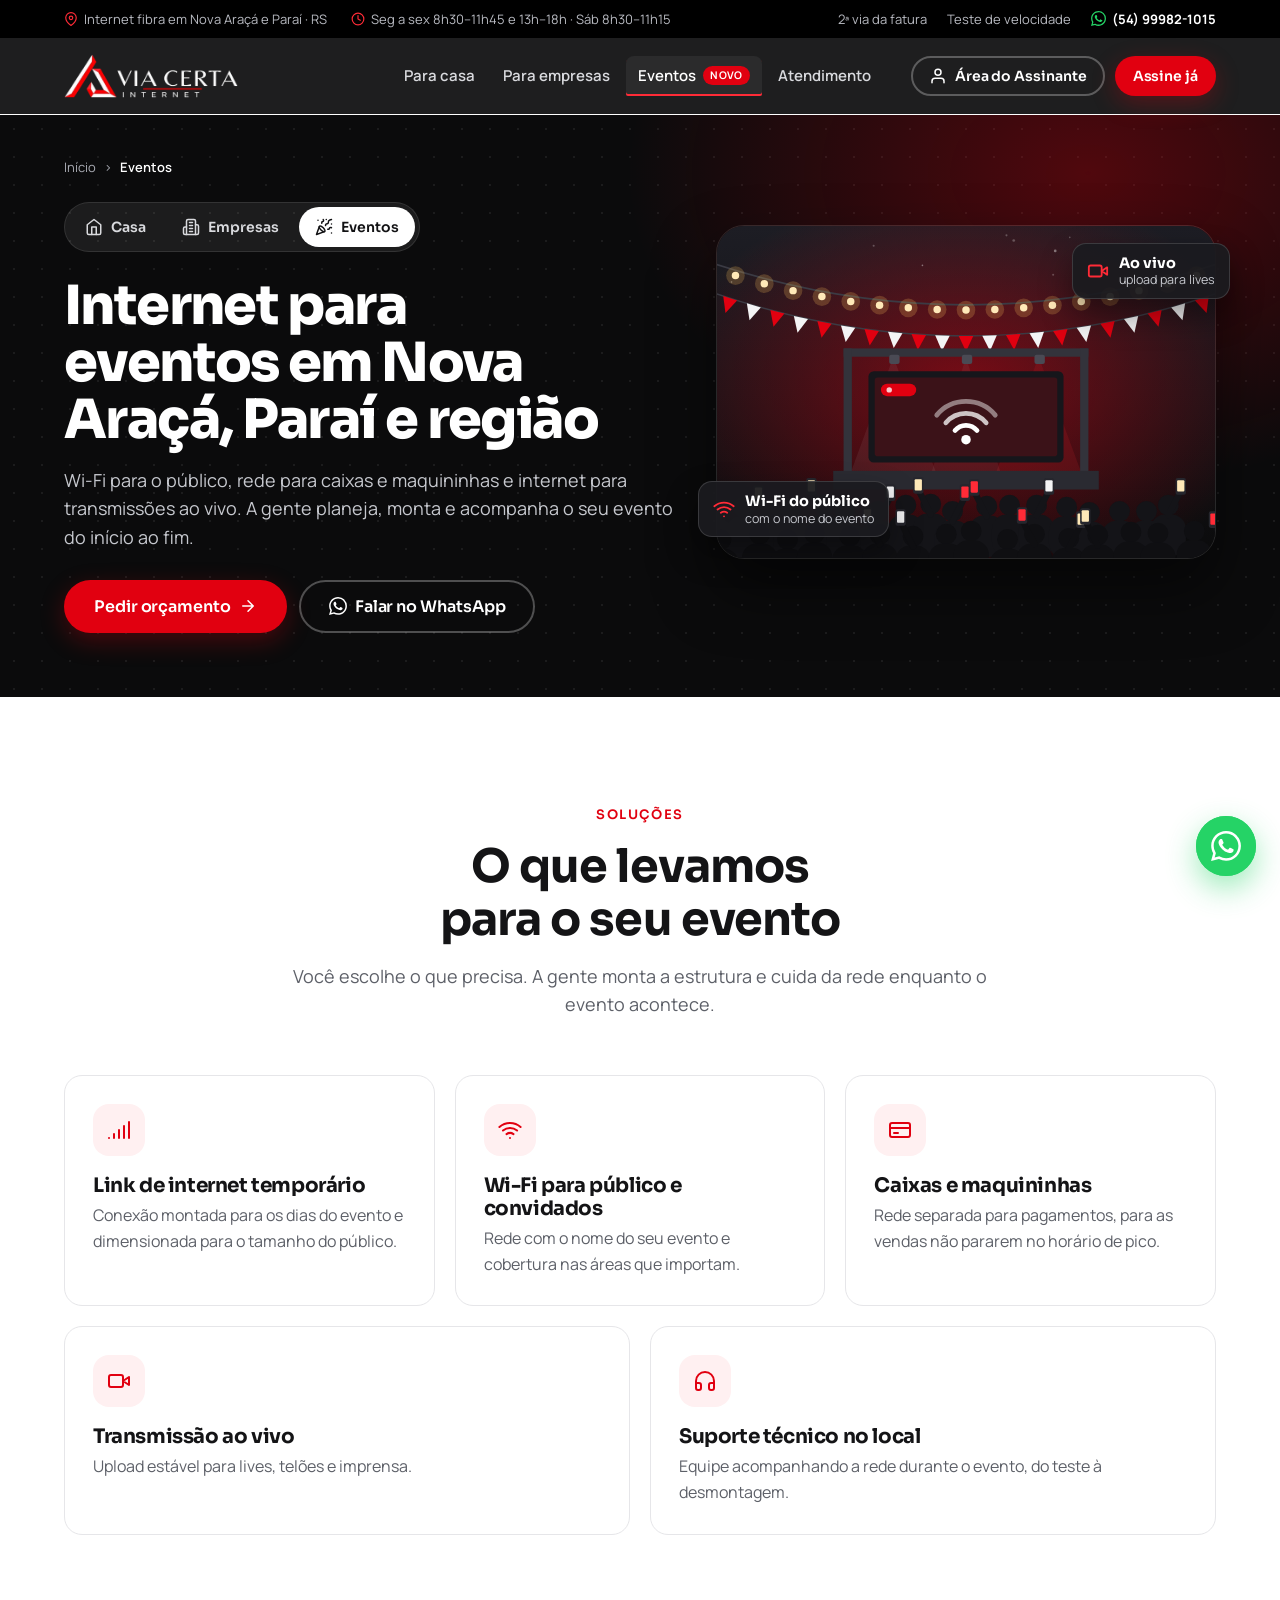
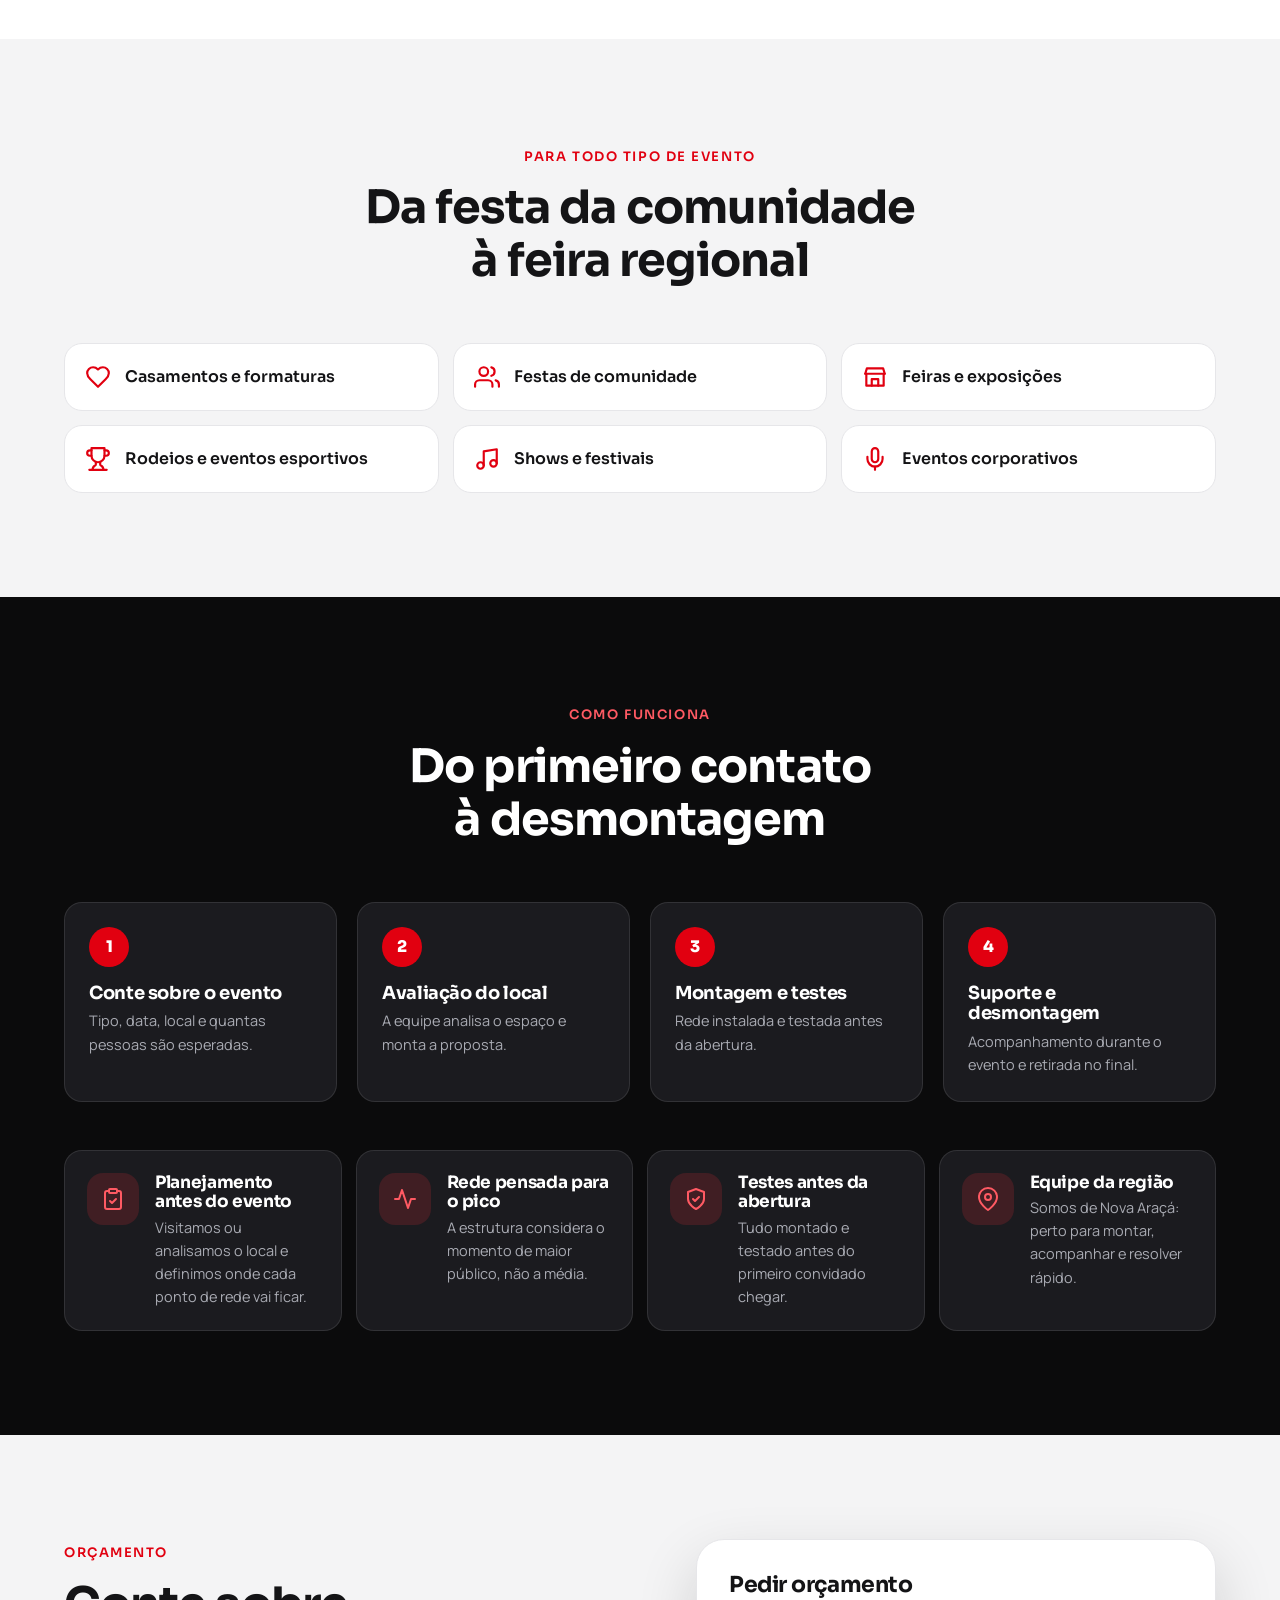
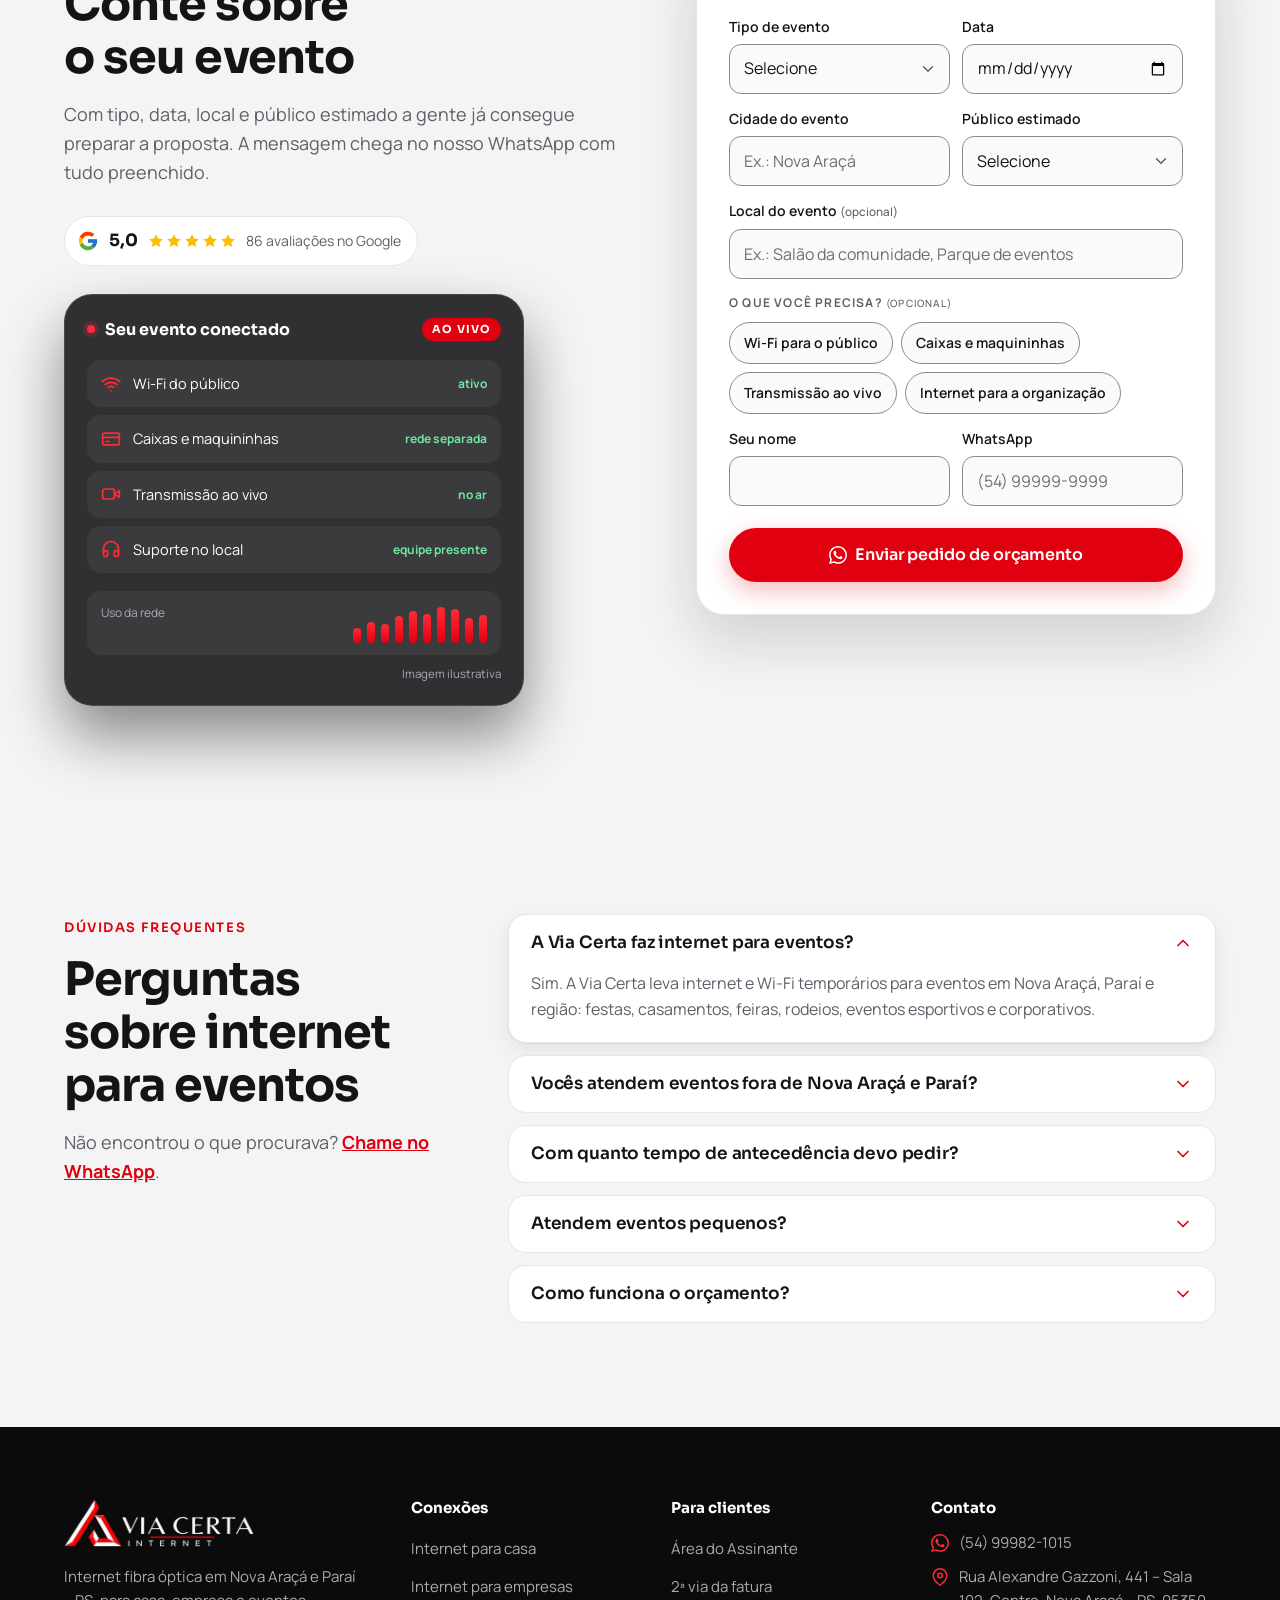
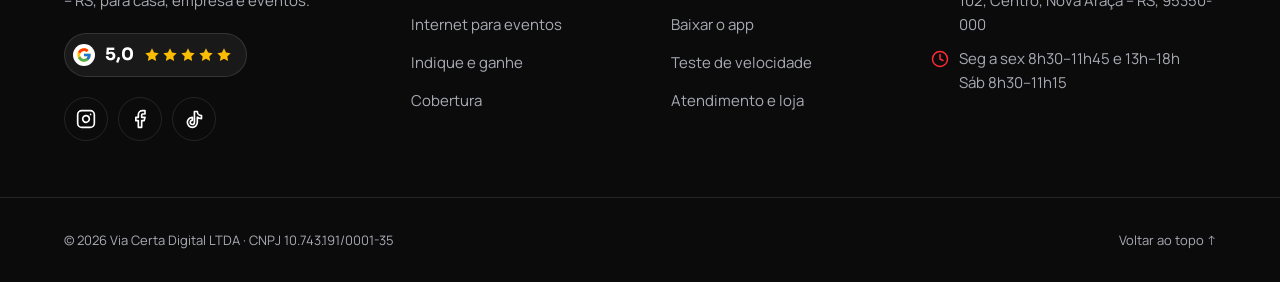
<file: eventos.html>
<!doctype html>
<html lang="pt-BR">
<head>
  <meta charset="utf-8">
  <meta name="viewport" content="width=device-width, initial-scale=1, viewport-fit=cover">
  <title>Internet para eventos em Nova Araçá e Paraí | Via Certa</title>
  <meta name="description" content="Internet e Wi-Fi para eventos em Nova Araçá, Paraí e região: festas, casamentos, feiras e rodeios. Rede para maquininhas, lives e suporte no local.">
  <meta name="robots" content="index, follow, max-image-preview:large, max-snippet:-1">
  <!-- Quando o domínio estiver definido, adicione: <link rel="canonical" href="https://SEU-DOMINIO.com.br/ESTA-PAGINA"> -->
  <meta name="theme-color" content="#0b0b0c">
  <meta name="geo.region" content="BR-RS">
  <meta name="geo.placename" content="Nova Araçá">
  <meta name="geo.position" content="-28.6588;-51.7441">
  <meta name="ICBM" content="-28.6588, -51.7441">

  <meta property="og:type" content="website">
  <meta property="og:locale" content="pt_BR">
  <meta property="og:site_name" content="Via Certa Internet">
  <meta property="og:title" content="Internet para eventos em Nova Araçá e Paraí | Via Certa">
  <meta property="og:description" content="Internet e Wi-Fi para eventos em Nova Araçá, Paraí e região: festas, casamentos, feiras e rodeios. Rede para maquininhas, lives e suporte no local.">
  <meta property="og:image" content="assets/img/og-image.jpg">
  <meta property="og:image:width" content="1200">
  <meta property="og:image:height" content="630">
  <meta name="twitter:card" content="summary_large_image">

  <link rel="icon" type="image/png" href="assets/img/favicon.png">
  <link rel="apple-touch-icon" href="assets/img/apple-touch-icon.png">
  <link rel="manifest" href="site.webmanifest">

  <link rel="preload" href="assets/fonts/sora-latin.woff2" as="font" type="font/woff2" crossorigin>
  <link rel="preload" href="assets/fonts/manrope-latin.woff2" as="font" type="font/woff2" crossorigin>
  <link rel="stylesheet" href="assets/css/style.css">

  <script type="application/ld+json">
  {
    "@context": "https://schema.org",
    "@graph": [
      {
        "@type": "LocalBusiness",
        "@id": "./#empresa",
        "name": "Via Certa Internet",
        "telephone": "+55-54-99982-1015",
        "address": {
          "@type": "PostalAddress",
          "streetAddress": "Rua Alexandre Gazzoni, 441, Sala 102",
          "addressLocality": "Nova Araçá",
          "addressRegion": "RS",
          "postalCode": "95350-000",
          "addressCountry": "BR"
        },
        "url": "./"
      },
      {
        "@type": "BreadcrumbList",
        "itemListElement": [
          {
            "@type": "ListItem",
            "position": 1,
            "name": "Início",
            "item": "./"
          },
          {
            "@type": "ListItem",
            "position": 2,
            "name": "Internet para eventos",
            "item": "eventos.html"
          }
        ]
      },
      {
        "@type": "Service",
        "@id": "eventos.html#servico",
        "name": "Internet para eventos em Nova Araçá, Paraí e região",
        "serviceType": "Internet e Wi-Fi temporários para eventos",
        "provider": {
          "@id": "./#empresa"
        },
        "areaServed": [
          {
            "@type": "City",
            "name": "Nova Araçá",
            "sameAs": [
              "https://www.wikidata.org/wiki/Q1757678",
              "https://pt.wikipedia.org/wiki/Nova_Ara%C3%A7%C3%A1"
            ]
          },
          {
            "@type": "City",
            "name": "Paraí",
            "sameAs": [
              "https://www.wikidata.org/wiki/Q1757405",
              "https://pt.wikipedia.org/wiki/Para%C3%AD"
            ]
          },
          {
            "@type": "AdministrativeArea",
            "name": "Serra Gaúcha, RS"
          }
        ],
        "hasOfferCatalog": {
          "@type": "OfferCatalog",
          "name": "Soluções de internet para eventos",
          "itemListElement": [
            {
              "@type": "Offer",
              "itemOffered": {
                "@type": "Service",
                "name": "Link de internet temporário"
              }
            },
            {
              "@type": "Offer",
              "itemOffered": {
                "@type": "Service",
                "name": "Wi-Fi para público e convidados"
              }
            },
            {
              "@type": "Offer",
              "itemOffered": {
                "@type": "Service",
                "name": "Rede para caixas e maquininhas"
              }
            },
            {
              "@type": "Offer",
              "itemOffered": {
                "@type": "Service",
                "name": "Internet para transmissão ao vivo"
              }
            },
            {
              "@type": "Offer",
              "itemOffered": {
                "@type": "Service",
                "name": "Suporte técnico no local"
              }
            }
          ]
        }
      },
      {
        "@type": "FAQPage",
        "@id": "eventos.html#duvidas",
        "inLanguage": "pt-BR",
        "mainEntity": [
          {
            "@type": "Question",
            "name": "A Via Certa faz internet para eventos?",
            "acceptedAnswer": {
              "@type": "Answer",
              "text": "Sim. A Via Certa leva internet e Wi-Fi temporários para eventos em Nova Araçá, Paraí e região: festas, casamentos, feiras, rodeios, eventos esportivos e corporativos."
            }
          },
          {
            "@type": "Question",
            "name": "Vocês atendem eventos fora de Nova Araçá e Paraí?",
            "acceptedAnswer": {
              "@type": "Answer",
              "text": "Fale com a gente. A equipe avalia o local do evento e informa se é possível levar a conexão até lá."
            }
          },
          {
            "@type": "Question",
            "name": "Com quanto tempo de antecedência devo pedir?",
            "acceptedAnswer": {
              "@type": "Answer",
              "text": "Assim que tiver a data e o local definidos. Quanto antes, mais tempo para planejar e testar a rede antes da abertura."
            }
          },
          {
            "@type": "Question",
            "name": "Atendem eventos pequenos?",
            "acceptedAnswer": {
              "@type": "Answer",
              "text": "Sim. A estrutura é dimensionada para o tamanho de cada evento, de um casamento a uma feira com grande público."
            }
          },
          {
            "@type": "Question",
            "name": "Como funciona o orçamento?",
            "acceptedAnswer": {
              "@type": "Answer",
              "text": "Você preenche o formulário com tipo, data, local e público estimado. A mensagem chega no nosso WhatsApp e a equipe responde com a proposta."
            }
          }
        ]
      }
    ]
  }
  </script>

  <script src="assets/js/config.js" defer></script>
  <script src="assets/js/main.js" defer></script>
</head>
<body>

  <!-- Ícones (usados com <use href="#i-nome">) -->
  <svg width="0" height="0" style="position:absolute" aria-hidden="true" focusable="false">
  <defs>
    <symbol id="i-wifi" viewBox="0 0 24 24"><path d="M5 12.55a11 11 0 0 1 14.08 0"/><path d="M1.42 9a16 16 0 0 1 21.16 0"/><path d="M8.53 16.11a6 6 0 0 1 6.95 0"/><path d="M12 20h.01"/></symbol>
    <symbol id="i-receipt" viewBox="0 0 24 24"><path d="M14 2H6a2 2 0 0 0-2 2v16a2 2 0 0 0 2 2h12a2 2 0 0 0 2-2V8z"/><path d="M14 2v6h6"/><path d="M16 13H8"/><path d="M16 17H8"/><path d="M10 9H8"/></symbol>
    <symbol id="i-user" viewBox="0 0 24 24"><path d="M20 21v-2a4 4 0 0 0-4-4H8a4 4 0 0 0-4 4v2"/><circle cx="12" cy="7" r="4"/></symbol>
    <symbol id="i-users" viewBox="0 0 24 24"><path d="M17 21v-2a4 4 0 0 0-4-4H5a4 4 0 0 0-4 4v2"/><circle cx="9" cy="7" r="4"/><path d="M23 21v-2a4 4 0 0 0-3-3.87M16 3.13a4 4 0 0 1 0 7.75"/></symbol>
    <symbol id="i-headset" viewBox="0 0 24 24"><path d="M3 18v-6a9 9 0 0 1 18 0v6"/><path d="M21 19a2 2 0 0 1-2 2h-1a2 2 0 0 1-2-2v-3a2 2 0 0 1 2-2h3zM3 19a2 2 0 0 0 2 2h1a2 2 0 0 0 2-2v-3a2 2 0 0 0-2-2H3z"/></symbol>
    <symbol id="i-gauge" viewBox="0 0 24 24"><path d="m12 14 4-4"/><path d="M3.34 19a10 10 0 1 1 17.32 0"/></symbol>
    <symbol id="i-pin" viewBox="0 0 24 24"><path d="M21 10c0 7-9 13-9 13s-9-6-9-13a9 9 0 0 1 18 0z"/><circle cx="12" cy="10" r="3"/></symbol>
    <symbol id="i-gift" viewBox="0 0 24 24"><path d="M20 12v10H4V12"/><path d="M2 7h20v5H2z"/><path d="M12 22V7"/><path d="M12 7H7.5a2.5 2.5 0 0 1 0-5C11 2 12 7 12 7z"/><path d="M12 7h4.5a2.5 2.5 0 0 0 0-5C13 2 12 7 12 7z"/></symbol>
    <symbol id="i-check" viewBox="0 0 24 24"><path d="M20 6 9 17l-5-5"/></symbol>
    <symbol id="i-star" viewBox="0 0 24 24"><path fill="currentColor" stroke="none" d="m12 2 3.09 6.26L22 9.27l-5 4.87 1.18 6.88L12 17.77l-6.18 3.25L7 14.14 2 9.27l6.91-1.01z"/></symbol>
    <symbol id="i-tv" viewBox="0 0 24 24"><rect x="2" y="7" width="20" height="15" rx="2"/><path d="m17 2-5 5-5-5"/></symbol>
    <symbol id="i-film" viewBox="0 0 24 24"><rect x="2" y="2" width="20" height="20" rx="2.18"/><path d="M7 2v20M17 2v20M2 12h20M2 7h5M2 17h5M17 17h5M17 7h5"/></symbol>
    <symbol id="i-book" viewBox="0 0 24 24"><path d="M2 3h6a4 4 0 0 1 4 4v14a3 3 0 0 0-3-3H2z"/><path d="M22 3h-6a4 4 0 0 0-4 4v14a3 3 0 0 1 3-3h7z"/></symbol>
    <symbol id="i-cap" viewBox="0 0 24 24"><path d="M22 10 12 5 2 10l10 5 10-5z"/><path d="M6 12v5c3 3 9 3 12 0v-5"/></symbol>
    <symbol id="i-game" viewBox="0 0 24 24"><path d="M6 12h4M8 10v4M15 13h.01M18 11h.01"/><rect x="2" y="6" width="20" height="12" rx="2"/></symbol>
    <symbol id="i-phone" viewBox="0 0 24 24"><path d="M22 16.92v3a2 2 0 0 1-2.18 2 19.79 19.79 0 0 1-8.63-3.07 19.5 19.5 0 0 1-6-6 19.79 19.79 0 0 1-3.07-8.67A2 2 0 0 1 4.11 2h3a2 2 0 0 1 2 1.72c.13.96.36 1.9.7 2.81a2 2 0 0 1-.45 2.11L8.09 9.91a16 16 0 0 0 6 6l1.27-1.27a2 2 0 0 1 2.11-.45c.91.34 1.85.57 2.81.7A2 2 0 0 1 22 16.92z"/></symbol>
    <symbol id="i-clock" viewBox="0 0 24 24"><circle cx="12" cy="12" r="10"/><path d="M12 6v6l4 2"/></symbol>
    <symbol id="i-arrow" viewBox="0 0 24 24"><path d="M5 12h14M12 5l7 7-7 7"/></symbol>
    <symbol id="i-left" viewBox="0 0 24 24"><path d="m15 18-6-6 6-6"/></symbol>
    <symbol id="i-right" viewBox="0 0 24 24"><path d="m9 18 6-6-6-6"/></symbol>
    <symbol id="i-down" viewBox="0 0 24 24"><path d="m6 9 6 6 6-6"/></symbol>
    <symbol id="i-menu" viewBox="0 0 24 24"><path d="M3 6h18M3 12h18M3 18h18"/></symbol>
    <symbol id="i-x" viewBox="0 0 24 24"><path d="M18 6 6 18M6 6l12 12"/></symbol>
    <symbol id="i-home" viewBox="0 0 24 24"><path d="m3 9 9-7 9 7v11a2 2 0 0 1-2 2H5a2 2 0 0 1-2-2z"/><path d="M9 22V12h6v10"/></symbol>
    <symbol id="i-building" viewBox="0 0 24 24"><path d="M6 22V4a2 2 0 0 1 2-2h8a2 2 0 0 1 2 2v18z"/><path d="M6 12H4a2 2 0 0 0-2 2v6a2 2 0 0 0 2 2h2"/><path d="M18 9h2a2 2 0 0 1 2 2v9a2 2 0 0 1-2 2h-2"/><path d="M10 6h4M10 10h4M10 14h4M10 18h4"/></symbol>
    <symbol id="i-party" viewBox="0 0 24 24"><path d="M5.8 11.3 2 22l10.7-3.79"/><path d="M4 3h.01M22 8h.01M15 2h.01M22 20h.01"/><path d="m22 2-2.24.75a2.9 2.9 0 0 0-1.96 3.12c.1.86-.57 1.63-1.45 1.63h-.38c-.86 0-1.6.6-1.76 1.44L14 10"/><path d="m22 13-.82-.33c-.86-.34-1.82.2-1.98 1.11-.11.7-.72 1.22-1.43 1.22H17"/><path d="m11 2 .33.82c.34.86-.2 1.82-1.11 1.98C9.52 4.9 9 5.52 9 6.23V7"/><path d="M11 13c1.93 1.93 2.83 4.17 2 5-.83.83-3.07-.07-5-2-1.93-1.93-2.83-4.17-2-5 .83-.83 3.07.07 5 2z"/></symbol>
    <symbol id="i-briefcase" viewBox="0 0 24 24"><rect x="2" y="7" width="20" height="14" rx="2"/><path d="M16 21V5a2 2 0 0 0-2-2h-4a2 2 0 0 0-2 2v16"/></symbol>
    <symbol id="i-store" viewBox="0 0 24 24"><path d="M3 9 4.5 4h15L21 9"/><path d="M4 9v11h16V9"/><path d="M3 9h18"/><path d="M9 20v-6h6v6"/></symbol>
    <symbol id="i-laptop" viewBox="0 0 24 24"><rect x="3" y="4" width="18" height="12" rx="2"/><path d="M2 20h20"/></symbol>
    <symbol id="i-factory" viewBox="0 0 24 24"><path d="M2 20V9l6 4V9l6 4V4h8v16z"/><path d="M6 17h.01M10 17h.01M14 17h.01M18 17h.01"/></symbol>
    <symbol id="i-card" viewBox="0 0 24 24"><rect x="2" y="5" width="20" height="14" rx="2"/><path d="M2 10h20M6 15h4"/></symbol>
    <symbol id="i-video" viewBox="0 0 24 24"><path d="m22 8-6 4 6 4z"/><rect x="2" y="6" width="14" height="12" rx="2"/></symbol>
    <symbol id="i-signal" viewBox="0 0 24 24"><path d="M2 20h.01M7 20v-4M12 20v-8M17 20V8M22 4v16"/></symbol>
    <symbol id="i-activity" viewBox="0 0 24 24"><path d="M22 12h-4l-3 9L9 3l-3 9H2"/></symbol>
    <symbol id="i-clipboard" viewBox="0 0 24 24"><rect x="8" y="2" width="8" height="4" rx="1"/><path d="M16 4h2a2 2 0 0 1 2 2v14a2 2 0 0 1-2 2H6a2 2 0 0 1-2-2V6a2 2 0 0 1 2-2h2"/><path d="m9 14 2 2 4-4"/></symbol>
    <symbol id="i-wrench" viewBox="0 0 24 24"><path d="M14.7 6.3a1 1 0 0 0 0 1.4l1.6 1.6a1 1 0 0 0 1.4 0l3.77-3.77a6 6 0 0 1-7.94 7.94l-6.91 6.91a2.12 2.12 0 0 1-3-3l6.91-6.91a6 6 0 0 1 7.94-7.94l-3.76 3.76z"/></symbol>
    <symbol id="i-shield" viewBox="0 0 24 24"><path d="M12 22s8-4 8-10V5l-8-3-8 3v7c0 6 8 10 8 10z"/><path d="m9 12 2 2 4-4"/></symbol>
    <symbol id="i-calendar" viewBox="0 0 24 24"><rect x="3" y="4" width="18" height="18" rx="2"/><path d="M16 2v4M8 2v4M3 10h18"/></symbol>
    <symbol id="i-heart" viewBox="0 0 24 24"><path d="M19 14c1.49-1.46 3-3.21 3-5.5A5.5 5.5 0 0 0 16.5 3c-1.76 0-3 .5-4.5 2-1.5-1.5-2.74-2-4.5-2A5.5 5.5 0 0 0 2 8.5c0 2.3 1.5 4.05 3 5.5l7 7z"/></symbol>
    <symbol id="i-trophy" viewBox="0 0 24 24"><path d="M6 9H4.5a2.5 2.5 0 0 1 0-5H6"/><path d="M18 9h1.5a2.5 2.5 0 0 0 0-5H18"/><path d="M4 22h16"/><path d="M10 14.66V17c0 .55-.47.98-.97 1.21C7.85 18.75 7 20.24 7 22"/><path d="M14 14.66V17c0 .55.47.98.97 1.21C16.15 18.75 17 20.24 17 22"/><path d="M18 2H6v7a6 6 0 0 0 12 0z"/></symbol>
    <symbol id="i-music" viewBox="0 0 24 24"><path d="M9 18V5l12-2v13"/><circle cx="6" cy="18" r="3"/><circle cx="18" cy="16" r="3"/></symbol>
    <symbol id="i-mic" viewBox="0 0 24 24"><path d="M12 2a3 3 0 0 0-3 3v7a3 3 0 0 0 6 0V5a3 3 0 0 0-3-3z"/><path d="M19 10v2a7 7 0 0 1-14 0v-2"/><path d="M12 19v3"/></symbol>
    <symbol id="i-mobile" viewBox="0 0 24 24"><rect x="5" y="2" width="14" height="20" rx="2"/><path d="M12 18h.01"/></symbol>
    <symbol id="i-zap" viewBox="0 0 24 24"><path d="M13 2 3 14h9l-1 8 10-12h-9z"/></symbol>
    <symbol id="i-wallet" viewBox="0 0 24 24"><path d="M21 12V7H5a2 2 0 0 1 0-4h14v4"/><path d="M3 5v14a2 2 0 0 0 2 2h16v-5"/><path d="M18 12a2 2 0 0 0 0 4h4v-4z"/></symbol>
    <symbol id="i-bag" viewBox="0 0 24 24"><path d="M6 2 3 6v14a2 2 0 0 0 2 2h14a2 2 0 0 0 2-2V6l-3-4z"/><path d="M3 6h18"/><path d="M16 10a4 4 0 0 1-8 0"/></symbol>
    <symbol id="i-external" viewBox="0 0 24 24"><path d="M18 13v6a2 2 0 0 1-2 2H5a2 2 0 0 1-2-2V8a2 2 0 0 1 2-2h6"/><path d="M15 3h6v6M10 14 21 3"/></symbol>
    <symbol id="i-whatsapp" viewBox="0 0 24 24"><path fill="currentColor" stroke="none" d="M17.47 14.38c-.3-.15-1.76-.87-2.03-.97-.27-.1-.47-.15-.67.15-.2.3-.77.97-.94 1.16-.17.2-.35.22-.64.08-.3-.15-1.26-.47-2.39-1.48-.88-.79-1.48-1.76-1.65-2.06-.17-.3-.02-.46.13-.6.13-.14.3-.35.45-.52.15-.18.2-.3.3-.5.1-.2.05-.37-.03-.52-.07-.15-.67-1.61-.91-2.2-.24-.58-.49-.5-.67-.51h-.57c-.2 0-.52.07-.79.37-.27.3-1.04 1.02-1.04 2.48s1.06 2.88 1.21 3.07c.15.2 2.1 3.2 5.08 4.49.71.31 1.26.49 1.7.63.71.22 1.36.19 1.87.12.57-.09 1.76-.72 2-1.41.25-.7.25-1.29.18-1.41-.08-.13-.28-.2-.57-.35zM12.05 21.79h-.01a9.87 9.87 0 0 1-5.03-1.38l-.36-.21-3.74.98 1-3.65-.24-.37a9.86 9.86 0 0 1-1.51-5.26c0-5.45 4.44-9.88 9.89-9.88 2.64 0 5.12 1.03 6.99 2.9a9.83 9.83 0 0 1 2.89 6.99c0 5.45-4.44 9.88-9.88 9.88zm8.41-18.3A11.82 11.82 0 0 0 12.05 0C5.5 0 .16 5.34.16 11.89c0 2.1.55 4.14 1.59 5.95L.06 24l6.3-1.65a11.88 11.88 0 0 0 5.68 1.45h.01c6.55 0 11.89-5.34 11.89-11.89a11.82 11.82 0 0 0-3.48-8.41z"/></symbol>
    <symbol id="i-instagram" viewBox="0 0 24 24"><rect x="2" y="2" width="20" height="20" rx="5"/><path d="M16 11.37A4 4 0 1 1 12.63 8 4 4 0 0 1 16 11.37zM17.5 6.5h.01"/></symbol>
    <symbol id="i-facebook" viewBox="0 0 24 24"><path d="M18 2h-3a5 5 0 0 0-5 5v3H7v4h3v8h4v-8h3l1-4h-4V7a1 1 0 0 1 1-1h3z"/></symbol>
    <symbol id="i-tiktok" viewBox="0 0 24 24"><path d="M16 3a5 5 0 0 0 5 5v3.5a8.5 8.5 0 0 1-5-1.6V16a6 6 0 1 1-6-6v3.6A2.5 2.5 0 1 0 12.5 16V3z"/></symbol>
    <symbol id="i-play" viewBox="0 0 24 24"><path fill="currentColor" stroke="none" d="M3.6 1.8c-.3.3-.5.8-.5 1.4v17.6c0 .6.2 1.1.5 1.4l.1.1 9.9-9.9v-.2L3.7 1.7zM16.9 15.6l-3.3-3.3v-.2l3.3-3.3.1.04 3.9 2.2c1.1.6 1.1 1.7 0 2.3l-3.9 2.2zM17 15.5 13.6 12 3.6 22.2c.4.4 1 .4 1.7.05L17 15.5M17 8.5 5.3 1.8c-.7-.4-1.3-.3-1.7.1L13.6 12z"/></symbol>
    <symbol id="i-apple" viewBox="0 0 24 24"><path fill="currentColor" stroke="none" d="M16.37 12.6c-.02-2.34 1.91-3.47 2-3.52-1.09-1.6-2.79-1.82-3.39-1.84-1.44-.15-2.82.85-3.55.85-.73 0-1.86-.83-3.06-.81-1.57.02-3.02.92-3.83 2.33-1.64 2.84-.42 7.04 1.17 9.35.78 1.13 1.71 2.39 2.93 2.35 1.18-.05 1.62-.76 3.04-.76 1.42 0 1.82.76 3.06.73 1.27-.02 2.07-1.15 2.84-2.29.9-1.31 1.27-2.58 1.29-2.65-.03-.01-2.47-.95-2.5-3.76zM14.04 5.72c.65-.79 1.09-1.88.97-2.97-.94.04-2.07.62-2.74 1.41-.6.7-1.13 1.81-.99 2.88 1.05.08 2.12-.53 2.76-1.32z"/></symbol>
    <symbol id="i-google" viewBox="0 0 48 48"><path fill="#FFC107" stroke="none" d="M43.61 20.08H42V20H24v8h11.3c-1.65 4.66-6.08 8-11.3 8-6.63 0-12-5.37-12-12s5.37-12 12-12c3.06 0 5.84 1.15 7.96 3.04l5.66-5.66C34.05 6.05 29.27 4 24 4 12.95 4 4 12.95 4 24s8.95 20 20 20 20-8.95 20-20c0-1.34-.14-2.65-.39-3.92z"/><path fill="#FF3D00" stroke="none" d="m6.31 14.69 6.57 4.82C14.66 15.11 18.96 12 24 12c3.06 0 5.84 1.15 7.96 3.04l5.66-5.66C34.05 6.05 29.27 4 24 4 16.32 4 9.66 8.34 6.31 14.69z"/><path fill="#4CAF50" stroke="none" d="M24 44c5.17 0 9.86-1.98 13.41-5.19l-6.19-5.24A11.91 11.91 0 0 1 24 36c-5.2 0-9.62-3.32-11.28-7.95l-6.52 5.03C9.5 39.56 16.23 44 24 44z"/><path fill="#1976D2" stroke="none" d="M43.61 20.08H42V20H24v8h11.3a12.04 12.04 0 0 1-4.09 5.57l6.19 5.24C36.97 39.2 44 34 44 24c0-1.34-.14-2.65-.39-3.92z"/></symbol>
  </defs>
  </svg>
  <a class="skip-link" href="#conteudo">Pular para o conteúdo</a>

  <!-- ===== CABEÇALHO (igual em todas as páginas) ===== -->
  <header class="site-header" id="topo">
    <div class="topbar">
      <div class="container topbar__inner">
        <p class="topbar__item"><svg class="i" aria-hidden="true"><use href="#i-pin"/></svg> Internet fibra em Nova Araçá e Paraí · RS</p>
        <p class="topbar__item topbar__hide-sm"><svg class="i" aria-hidden="true"><use href="#i-clock"/></svg> Seg a sex 8h30–11h45 e 13h–18h · Sáb 8h30–11h15</p>
        <div class="topbar__links">
          <a href="#" data-link="segundaVia">2ª via da fatura</a>
          <a href="#" data-link="testeVelocidade">Teste de velocidade</a>
          <a href="https://wa.me/5554999821015" data-wa="Olá! Vim pelo site da Via Certa Internet e gostaria de atendimento. Sou de {cidade}." data-wa-ctx="geral" target="_blank" rel="noopener" class="topbar__wa"><svg class="i" aria-hidden="true"><use href="#i-whatsapp"/></svg> (54) 99982-1015</a>
        </div>
      </div>
    </div>

    <div class="navbar">
      <div class="container navbar__inner">
        <a href="./" class="brand" aria-label="Via Certa Internet - página inicial">
          <picture>
            <source type="image/webp" srcset="assets/img/logo-branco.webp">
            <img src="assets/img/logo-branco.png" alt="Via Certa Internet" width="400" height="101" fetchpriority="high">
          </picture>
        </a>

        <nav class="nav" id="menu" aria-label="Menu principal">
          <ul class="nav__list">
            <li><a href="residencial.html">Para casa</a></li>
            <li><a href="empresas.html">Para empresas</a></li>
            <li><a href="eventos.html" aria-current="page">Eventos <span class="nav__new">Novo</span></a></li>
            <li><a href="atendimento.html">Atendimento</a></li>
          </ul>
          <div class="nav__mobile-extra">
            <button type="button" class="btn btn--ghost-light btn--block" data-open-cliente><svg class="i" aria-hidden="true"><use href="#i-user"/></svg> Área do Assinante</button>
            <a href="https://wa.me/5554999821015" data-wa="Olá! Vim pelo site da Via Certa Internet e gostaria de atendimento. Sou de {cidade}." data-wa-ctx="geral" target="_blank" rel="noopener" class="nav__mobile-wa"><svg class="i" aria-hidden="true"><use href="#i-whatsapp"/></svg> (54) 99982-1015</a>
          </div>
        </nav>

        <div class="navbar__actions">
          <button type="button" class="btn btn--ghost-light btn--sm navbar__cliente" data-open-cliente><svg class="i" aria-hidden="true"><use href="#i-user"/></svg><span>Área do Assinante</span></button>
          <a href="residencial.html#planos" class="btn btn--red btn--sm navbar__cta">Assine já</a>
          <button type="button" class="nav-toggle" aria-expanded="false" aria-controls="menu" aria-label="Abrir menu">
            <svg class="i i--open" aria-hidden="true"><use href="#i-menu"/></svg>
            <svg class="i i--close" aria-hidden="true"><use href="#i-x"/></svg>
          </button>
        </div>
      </div>
    </div>
  </header>

  <main id="conteudo">
    <section class="page-hero page-hero--eventos">
      <div class="page-hero__bg" aria-hidden="true"></div>
      <div class="container page-hero__inner">
        <div class="page-hero__copy">
          <nav class="crumbs" aria-label="Você está em"><a href="./">Início</a><span aria-hidden="true">›</span><span aria-current="page">Eventos</span></nav>
          <nav class="seg-tabs" aria-label="Tipos de conexão"><a href="residencial.html"><svg class="i" aria-hidden="true"><use href="#i-home"/></svg><span>Casa</span></a><a href="empresas.html"><svg class="i" aria-hidden="true"><use href="#i-building"/></svg><span>Empresas</span></a><a href="eventos.html" aria-current="page"><svg class="i" aria-hidden="true"><use href="#i-party"/></svg><span>Eventos</span></a></nav>
          <h1 class="page-hero__title">Internet para eventos em Nova Araçá, Paraí e região</h1>
          <p class="page-hero__lead">Wi-Fi para o público, rede para caixas e maquininhas e internet para transmissões ao vivo. A gente planeja, monta e acompanha o seu evento do início ao fim.</p>
          <div class="page-hero__ctas"><a href="#orcamento" class="btn btn--red btn--lg">Pedir orçamento <svg class="i" aria-hidden="true"><use href="#i-arrow"/></svg></a><a href="https://wa.me/5554999821015" data-wa="Olá! Quero um orçamento de internet para um evento em {cidade}." data-wa-ctx="evento" target="_blank" rel="noopener" class="btn btn--ghost-light btn--lg"><svg class="i" aria-hidden="true"><use href="#i-whatsapp"/></svg> Falar no WhatsApp</a></div>
        </div>
        <div class="page-hero__art"><img src="assets/img/ilustra-evento.svg" alt="Ilustração de evento com palco, luzes e público conectado ao Wi-Fi" width="480" height="320" fetchpriority="high"><div class="art-chip art-chip--a"><svg class="i" aria-hidden="true"><use href="#i-wifi"/></svg><span><strong>Wi-Fi do público</strong>com o nome do evento</span></div><div class="art-chip art-chip--b"><svg class="i" aria-hidden="true"><use href="#i-video"/></svg><span><strong>Ao vivo</strong>upload para lives</span></div></div>
      </div>
    </section>

    <!-- ===== SOLUÇÕES ===== -->
    <section class="section" id="solucoes" aria-labelledby="solucoes-titulo">
      <div class="container">
        <header class="section-head">
          <p class="eyebrow">Soluções</p>
          <h2 class="section-title" id="solucoes-titulo">O que levamos para o seu evento</h2>
          <p class="section-lead">Você escolhe o que precisa. A gente monta a estrutura e cuida da rede enquanto o evento acontece.</p>
        </header>
        <div class="solutions">
<article class="solution"><span class="solution__icon"><svg class="i" aria-hidden="true"><use href="#i-signal"/></svg></span><h3>Link de internet temporário</h3><p>Conexão montada para os dias do evento e dimensionada para o tamanho do público.</p></article>
<article class="solution"><span class="solution__icon"><svg class="i" aria-hidden="true"><use href="#i-wifi"/></svg></span><h3>Wi-Fi para público e convidados</h3><p>Rede com o nome do seu evento e cobertura nas áreas que importam.</p></article>
<article class="solution"><span class="solution__icon"><svg class="i" aria-hidden="true"><use href="#i-card"/></svg></span><h3>Caixas e maquininhas</h3><p>Rede separada para pagamentos, para as vendas não pararem no horário de pico.</p></article>
<article class="solution"><span class="solution__icon"><svg class="i" aria-hidden="true"><use href="#i-video"/></svg></span><h3>Transmissão ao vivo</h3><p>Upload estável para lives, telões e imprensa.</p></article>
<article class="solution"><span class="solution__icon"><svg class="i" aria-hidden="true"><use href="#i-headset"/></svg></span><h3>Suporte técnico no local</h3><p>Equipe acompanhando a rede durante o evento, do teste à desmontagem.</p></article>
        </div>
      </div>
    </section>

    <!-- ===== TIPOS DE EVENTO ===== -->
    <section class="section event-types-sec" aria-labelledby="tipos-titulo">
      <div class="container">
        <header class="section-head">
          <p class="eyebrow">Para todo tipo de evento</p>
          <h2 class="section-title" id="tipos-titulo">Da festa da comunidade à feira regional</h2>
        </header>
        <ul class="event-types">
<li><svg class="i" aria-hidden="true"><use href="#i-heart"/></svg><span>Casamentos e formaturas</span></li>
<li><svg class="i" aria-hidden="true"><use href="#i-users"/></svg><span>Festas de comunidade</span></li>
<li><svg class="i" aria-hidden="true"><use href="#i-store"/></svg><span>Feiras e exposições</span></li>
<li><svg class="i" aria-hidden="true"><use href="#i-trophy"/></svg><span>Rodeios e eventos esportivos</span></li>
<li><svg class="i" aria-hidden="true"><use href="#i-music"/></svg><span>Shows e festivais</span></li>
<li><svg class="i" aria-hidden="true"><use href="#i-mic"/></svg><span>Eventos corporativos</span></li>
        </ul>
      </div>
    </section>

    <!-- ===== COMO FUNCIONA ===== -->
    <section class="section section--dark" aria-labelledby="como-titulo">
      <div class="container">
        <header class="section-head section-head--light">
          <p class="eyebrow eyebrow--light">Como funciona</p>
          <h2 class="section-title" id="como-titulo">Do primeiro contato à desmontagem</h2>
        </header>
        <ol class="timeline">
          <li><span class="timeline__n">1</span><h3>Conte sobre o evento</h3><p>Tipo, data, local e quantas pessoas são esperadas.</p></li>
          <li><span class="timeline__n">2</span><h3>Avaliação do local</h3><p>A equipe analisa o espaço e monta a proposta.</p></li>
          <li><span class="timeline__n">3</span><h3>Montagem e testes</h3><p>Rede instalada e testada antes da abertura.</p></li>
          <li><span class="timeline__n">4</span><h3>Suporte e desmontagem</h3><p>Acompanhamento durante o evento e retirada no final.</p></li>
        </ol>
        <ul class="features features--row">
<li class="feature"><span class="feature__icon"><svg class="i" aria-hidden="true"><use href="#i-clipboard"/></svg></span><div><h3>Planejamento antes do evento</h3><p>Visitamos ou analisamos o local e definimos onde cada ponto de rede vai ficar.</p></div></li>
<li class="feature"><span class="feature__icon"><svg class="i" aria-hidden="true"><use href="#i-activity"/></svg></span><div><h3>Rede pensada para o pico</h3><p>A estrutura considera o momento de maior público, não a média.</p></div></li>
<li class="feature"><span class="feature__icon"><svg class="i" aria-hidden="true"><use href="#i-shield"/></svg></span><div><h3>Testes antes da abertura</h3><p>Tudo montado e testado antes do primeiro convidado chegar.</p></div></li>
<li class="feature"><span class="feature__icon"><svg class="i" aria-hidden="true"><use href="#i-pin"/></svg></span><div><h3>Equipe da região</h3><p>Somos de Nova Araçá: perto para montar, acompanhar e resolver rápido.</p></div></li>
        </ul>
      </div>
    </section>

    <!-- ===== ORÇAMENTO ===== -->
    <section class="section proposal" id="orcamento" aria-labelledby="orcamento-titulo">
      <div class="container proposal__inner">
        <div class="proposal__copy">
          <p class="eyebrow">Orçamento</p>
          <h2 class="section-title" id="orcamento-titulo">Conte sobre o seu evento</h2>
          <p class="section-lead">Com tipo, data, local e público estimado a gente já consegue preparar a proposta. A mensagem chega no nosso WhatsApp com tudo preenchido.</p>
          <a href="./#avaliacoes" class="rating-chip rating-chip--light"><svg class="rating-chip__g" aria-hidden="true"><use href="#i-google"/></svg><span class="rating-chip__score">5,0</span><span class="stars" aria-hidden="true"><svg><use href="#i-star"/></svg><svg><use href="#i-star"/></svg><svg><use href="#i-star"/></svg><svg><use href="#i-star"/></svg><svg><use href="#i-star"/></svg></span><span class="rating-chip__count">86 avaliações no Google</span></a>
          <div class="event-board" aria-hidden="true">
          <div class="event-board__head"><span class="dot"></span><strong>Seu evento conectado</strong><span class="event-board__live">ao vivo</span></div>
          <ul class="event-board__list">
            <li><svg class="i" aria-hidden="true"><use href="#i-wifi"/></svg><span>Wi-Fi do público</span><b>ativo</b></li>
            <li><svg class="i" aria-hidden="true"><use href="#i-card"/></svg><span>Caixas e maquininhas</span><b>rede separada</b></li>
            <li><svg class="i" aria-hidden="true"><use href="#i-video"/></svg><span>Transmissão ao vivo</span><b>no ar</b></li>
            <li><svg class="i" aria-hidden="true"><use href="#i-headset"/></svg><span>Suporte no local</span><b>equipe presente</b></li>
          </ul>
          <div class="event-board__meter"><span>Uso da rede</span><i style="--h:38%"></i><i style="--h:52%"></i><i style="--h:47%"></i><i style="--h:66%"></i><i style="--h:80%"></i><i style="--h:72%"></i><i style="--h:90%"></i><i style="--h:84%"></i><i style="--h:61%"></i><i style="--h:70%"></i></div>
          <p class="event-board__note">Imagem ilustrativa</p>
        </div>
        </div>
        <form class="form-card form-card--light" data-form="evento" novalidate>
          <h3 class="form-card__title">Pedir orçamento</h3>
          <div class="field-row">
            <div class="field"><label for="ev-tipo">Tipo de evento</label><select id="ev-tipo" name="tipo" required><option value="">Selecione</option><option>Casamentos e formaturas</option><option>Festas de comunidade</option><option>Feiras e exposições</option><option>Rodeios e eventos esportivos</option><option>Shows e festivais</option><option>Eventos corporativos</option><option>Outro</option></select></div>
            <div class="field"><label for="ev-data">Data</label><input id="ev-data" name="data" type="date" required></div>
          </div>
          <div class="field-row">
            <div class="field"><label for="ev-cidade">Cidade do evento</label><input id="ev-cidade" name="cidade" type="text" autocomplete="address-level2" placeholder="Ex.: Nova Araçá" enterkeyhint="next" required></div>
            <div class="field"><label for="ev-publico">Público estimado</label><select id="ev-publico" name="publico" required><option value="">Selecione</option><option>Até 100 pessoas</option><option>100 a 500 pessoas</option><option>500 a 2.000 pessoas</option><option>Mais de 2.000 pessoas</option></select></div>
          </div>
          <div class="field"><label for="ev-local">Local do evento <small>(opcional)</small></label><input id="ev-local" name="local" type="text" placeholder="Ex.: Salão da comunidade, Parque de eventos" enterkeyhint="next"></div>
          <fieldset class="field">
            <legend class="field__legend">O que você precisa? <small>(opcional)</small></legend>
            <div class="pick"><label><input type="checkbox" name="necessidade" value="Wi-Fi para o público"><span>Wi-Fi para o público</span></label><label><input type="checkbox" name="necessidade" value="Caixas e maquininhas"><span>Caixas e maquininhas</span></label><label><input type="checkbox" name="necessidade" value="Transmissão ao vivo"><span>Transmissão ao vivo</span></label><label><input type="checkbox" name="necessidade" value="Internet para a organização"><span>Internet para a organização</span></label></div>
          </fieldset>
          <div class="field-row">
            <div class="field"><label for="ev-nome">Seu nome</label><input id="ev-nome" name="nome" type="text" autocomplete="name" enterkeyhint="next" required></div>
            <div class="field"><label for="ev-tel">WhatsApp</label><input id="ev-tel" name="telefone" type="tel" inputmode="tel" autocomplete="tel-national" placeholder="(54) 99999-9999" enterkeyhint="send" data-mask="phone" required></div>
          </div>
          <p class="form-error" role="alert" hidden></p>
          <button type="submit" class="btn btn--red btn--block btn--lg"><svg class="i" aria-hidden="true"><use href="#i-whatsapp"/></svg> Enviar pedido de orçamento</button>
          <div class="form-done" hidden><p>Mensagem pronta! Se o WhatsApp não abriu sozinho, toque no botão abaixo.</p><a href="#" target="_blank" rel="noopener" class="btn btn--dark btn--block" data-form-wa><svg class="i" aria-hidden="true"><use href="#i-whatsapp"/></svg> Abrir o WhatsApp</a></div>
        </form>
      </div>
    </section>

    <section class="section faq" id="duvidas" aria-labelledby="duvidas-titulo">
      <div class="container faq__inner">
        <header class="section-head section-head--left">
          <p class="eyebrow">Dúvidas frequentes</p>
          <h2 class="section-title" id="duvidas-titulo">Perguntas sobre internet para eventos</h2>
          <p class="section-lead">Não encontrou o que procurava? <a href="https://wa.me/5554999821015" data-wa="Olá! Tenho uma dúvida sobre a Via Certa Internet. Sou de {cidade}." data-wa-ctx="evento" target="_blank" rel="noopener">Chame no WhatsApp</a>.</p>
        </header>
        <div class="faq__list">
          <details open>
            <summary><h3>A Via Certa faz internet para eventos?</h3><svg class="i" aria-hidden="true"><use href="#i-down"/></svg></summary>
            <p>Sim. A Via Certa leva internet e Wi-Fi temporários para eventos em Nova Araçá, Paraí e região: festas, casamentos, feiras, rodeios, eventos esportivos e corporativos.</p>
          </details>
          <details>
            <summary><h3>Vocês atendem eventos fora de Nova Araçá e Paraí?</h3><svg class="i" aria-hidden="true"><use href="#i-down"/></svg></summary>
            <p>Fale com a gente. A equipe avalia o local do evento e informa se é possível levar a conexão até lá.</p>
          </details>
          <details>
            <summary><h3>Com quanto tempo de antecedência devo pedir?</h3><svg class="i" aria-hidden="true"><use href="#i-down"/></svg></summary>
            <p>Assim que tiver a data e o local definidos. Quanto antes, mais tempo para planejar e testar a rede antes da abertura.</p>
          </details>
          <details>
            <summary><h3>Atendem eventos pequenos?</h3><svg class="i" aria-hidden="true"><use href="#i-down"/></svg></summary>
            <p>Sim. A estrutura é dimensionada para o tamanho de cada evento, de um casamento a uma feira com grande público.</p>
          </details>
          <details>
            <summary><h3>Como funciona o orçamento?</h3><svg class="i" aria-hidden="true"><use href="#i-down"/></svg></summary>
            <p>Você preenche o formulário com tipo, data, local e público estimado. A mensagem chega no nosso WhatsApp e a equipe responde com a proposta.</p>
          </details>
        </div>
      </div>
    </section>
  </main>

  <!-- ===== RODAPÉ (igual em todas as páginas) ===== -->
  <footer class="site-footer">
    <div class="container footer__grid">
      <div class="footer__brand">
        <picture>
          <source type="image/webp" srcset="assets/img/logo-branco.webp">
          <img src="assets/img/logo-branco.png" alt="Via Certa Internet" width="400" height="101" loading="lazy" decoding="async">
        </picture>
        <p>Internet fibra óptica em Nova Araçá e Paraí – RS, para casa, empresa e eventos.</p>
        <a href="./#avaliacoes" class="rating-chip rating-chip--sm" aria-label="Nota 5,0 no Google">
          <svg class="rating-chip__g" aria-hidden="true"><use href="#i-google"/></svg><span class="rating-chip__score">5,0</span><span class="stars" aria-hidden="true"><svg><use href="#i-star"/></svg><svg><use href="#i-star"/></svg><svg><use href="#i-star"/></svg><svg><use href="#i-star"/></svg><svg><use href="#i-star"/></svg></span>
        </a>
        <div class="footer__social">
          <a href="#" data-link="instagram" aria-label="Instagram da Via Certa" hidden><svg class="i" aria-hidden="true"><use href="#i-instagram"/></svg></a>
          <a href="#" data-link="facebook" aria-label="Facebook da Via Certa" hidden><svg class="i" aria-hidden="true"><use href="#i-facebook"/></svg></a>
          <a href="#" data-link="tiktok" aria-label="TikTok da Via Certa" hidden><svg class="i" aria-hidden="true"><use href="#i-tiktok"/></svg></a>
        </div>
      </div>

      <nav class="footer__col" aria-label="Conexões">
        <h2 class="footer__title">Conexões</h2>
        <ul>
          <li><a href="residencial.html">Internet para casa</a></li>
          <li><a href="empresas.html">Internet para empresas</a></li>
          <li><a href="eventos.html">Internet para eventos</a></li>
          <li><a href="residencial.html#indique">Indique e ganhe</a></li>
          <li><a href="residencial.html#cobertura">Cobertura</a></li>
        </ul>
      </nav>

      <nav class="footer__col" aria-label="Para clientes">
        <h2 class="footer__title">Para clientes</h2>
        <ul>
          <li><a href="#" data-link="areaCliente">Área do Assinante</a></li>
          <li><a href="#" data-link="segundaVia">2ª via da fatura</a></li>
          <li><a href="residencial.html#app">Baixar o app</a></li>
          <li><a href="#" data-link="testeVelocidade">Teste de velocidade</a></li>
          <li><a href="atendimento.html">Atendimento e loja</a></li>
        </ul>
      </nav>

      <div class="footer__col footer__contact-col">
        <h2 class="footer__title">Contato</h2>
        <ul class="footer__contact">
          <li><svg class="i" aria-hidden="true"><use href="#i-whatsapp"/></svg><a href="https://wa.me/5554999821015" data-wa="Olá! Vim pelo site da Via Certa Internet e gostaria de atendimento. Sou de {cidade}." data-wa-ctx="geral" target="_blank" rel="noopener">(54) 99982-1015</a></li>
          <li><svg class="i" aria-hidden="true"><use href="#i-pin"/></svg><address>Rua Alexandre Gazzoni, 441 – Sala 102, Centro, Nova Araçá – RS, 95350-000</address></li>
          <li><svg class="i" aria-hidden="true"><use href="#i-clock"/></svg><span>Seg a sex 8h30–11h45 e 13h–18h<br>Sáb 8h30–11h15</span></li>
        </ul>
      </div>
    </div>

    <div class="footer__bottom">
      <div class="container footer__bottom-inner">
        <p>© <span data-year>2026</span> Via Certa Digital LTDA · CNPJ 10.743.191/0001-35</p>
        <a href="#topo" class="footer__top">Voltar ao topo ↑</a>
      </div>
    </div>
  </footer>

  <!-- WhatsApp flutuante (computador) -->
  <a href="https://wa.me/5554999821015" data-wa="Olá! Vim pelo site da Via Certa Internet e gostaria de atendimento. Sou de {cidade}." data-wa-ctx="geral" target="_blank" rel="noopener" class="wa-float" aria-label="Falar no WhatsApp"><svg class="i" aria-hidden="true"><use href="#i-whatsapp"/></svg><span class="wa-float__tip">Fale com a gente</span></a>

  <!-- Barra de ações (celular) -->
  <nav class="mobile-bar" aria-label="Ações rápidas">
    <a href="residencial.html#planos"><svg class="i" aria-hidden="true"><use href="#i-wifi"/></svg><span>Planos</span></a>
    <a href="#" data-link="segundaVia"><svg class="i" aria-hidden="true"><use href="#i-receipt"/></svg><span>2ª via</span></a>
    <button type="button" data-open-cliente><svg class="i" aria-hidden="true"><use href="#i-user"/></svg><span>Assinante</span></button>
    <a href="https://wa.me/5554999821015" data-wa="Olá! Vim pelo site da Via Certa Internet e gostaria de atendimento. Sou de {cidade}." data-wa-ctx="geral" target="_blank" rel="noopener" class="mobile-bar__wa"><svg class="i" aria-hidden="true"><use href="#i-whatsapp"/></svg><span>WhatsApp</span></a>
  </nav>

  <!-- Janela: cidade do contato (abre ao tocar em qualquer botão de WhatsApp) -->
  <dialog class="sheet city-sheet" id="escolher-cidade" aria-labelledby="cidade-titulo">
    <div class="sheet__head">
      <div>
        <p class="eyebrow">Antes de abrir o WhatsApp</p>
        <h2 id="cidade-titulo" data-city-title>De onde você fala?</h2>
      </div>
      <button type="button" class="round-btn round-btn--plain" data-close-sheet aria-label="Fechar"><svg class="i" aria-hidden="true"><use href="#i-x"/></svg></button>
    </div>
    <p class="city-sheet__lead">Assim a mensagem já chega com a sua cidade e o atendimento fica mais rápido.</p>
    <div class="city-sheet__options">
      <button type="button" class="city-option" data-city="Nova Araçá-RS"><span class="city-option__pin"><svg class="i" aria-hidden="true"><use href="#i-pin"/></svg></span><span data-city-label="0">Sou de Nova Araçá</span><svg class="i city-option__go" aria-hidden="true"><use href="#i-right"/></svg></button>
      <button type="button" class="city-option" data-city="Paraí-RS"><span class="city-option__pin"><svg class="i" aria-hidden="true"><use href="#i-pin"/></svg></span><span data-city-label="1">Sou de Paraí</span><svg class="i city-option__go" aria-hidden="true"><use href="#i-right"/></svg></button>
    </div>
    <button type="button" class="city-sheet__other" data-city-other aria-expanded="false" aria-controls="cidade-outra"><span data-city-label="2">Sou de outra cidade</span></button>
    <form class="city-sheet__form" id="cidade-outra" data-city-form hidden>
      <label for="cidade-outra-nome">Qual cidade?</label>
      <div class="city-sheet__row">
        <input id="cidade-outra-nome" name="cidade" type="text" autocomplete="address-level2" placeholder="Ex.: Guaporé" enterkeyhint="send" required>
        <button type="submit" class="btn btn--red">Continuar</button>
      </div>
    </form>
  </dialog>

  <!-- Janela: Área do Assinante -->
  <dialog class="sheet" id="area-cliente" aria-labelledby="area-cliente-title">
    <div class="sheet__head">
      <div>
        <p class="eyebrow">Já sou cliente</p>
        <h2 id="area-cliente-title">Área do Assinante</h2>
      </div>
      <button type="button" class="round-btn round-btn--plain" data-close-sheet aria-label="Fechar"><svg class="i" aria-hidden="true"><use href="#i-x"/></svg></button>
    </div>
    <ul class="sheet__list">
      <li data-requires="areaCliente"><a href="#" data-link="areaCliente" class="sheet__item sheet__item--primary"><span class="sheet__icon"><svg class="i" aria-hidden="true"><use href="#i-user"/></svg></span><span><strong>Entrar na Área do Assinante</strong><small>Faturas, contrato e seus dados</small></span><svg class="i sheet__go" aria-hidden="true"><use href="#i-right"/></svg></a></li>
      <li><a href="#" data-link="segundaVia" class="sheet__item"><span class="sheet__icon"><svg class="i" aria-hidden="true"><use href="#i-receipt"/></svg></span><span><strong>2ª via da fatura</strong><small>Consulte e pague sua fatura</small></span><svg class="i sheet__go" aria-hidden="true"><use href="#i-right"/></svg></a></li>
      <li data-requires="appAuto"><a href="#" data-link="appAuto" class="sheet__item"><span class="sheet__icon"><svg class="i" aria-hidden="true"><use href="#i-mobile"/></svg></span><span><strong>Baixar o app</strong><small>Procure por “Bitcom” na loja</small></span><svg class="i sheet__go" aria-hidden="true"><use href="#i-right"/></svg></a></li>
      <li><a href="https://wa.me/5554999821015" data-wa="Olá! Sou cliente da Via Certa Internet em {cidade} e preciso de suporte técnico." data-wa-ctx="cliente" target="_blank" rel="noopener" class="sheet__item"><span class="sheet__icon"><svg class="i" aria-hidden="true"><use href="#i-headset"/></svg></span><span><strong>Suporte técnico</strong><small>Atendimento pelo WhatsApp</small></span><svg class="i sheet__go" aria-hidden="true"><use href="#i-right"/></svg></a></li>
      <li><a href="#" data-link="testeVelocidade" class="sheet__item"><span class="sheet__icon"><svg class="i" aria-hidden="true"><use href="#i-gauge"/></svg></span><span><strong>Teste de velocidade</strong><small>Confira sua conexão agora</small></span><svg class="i sheet__go" aria-hidden="true"><use href="#i-right"/></svg></a></li>
      <li><a href="residencial.html#indique" class="sheet__item" data-close-sheet><span class="sheet__icon"><svg class="i" aria-hidden="true"><use href="#i-gift"/></svg></span><span><strong>Indique e ganhe</strong><small>2 mensalidades grátis</small></span><svg class="i sheet__go" aria-hidden="true"><use href="#i-right"/></svg></a></li>
    </ul>
  </dialog>
</body>
</html>
</file>
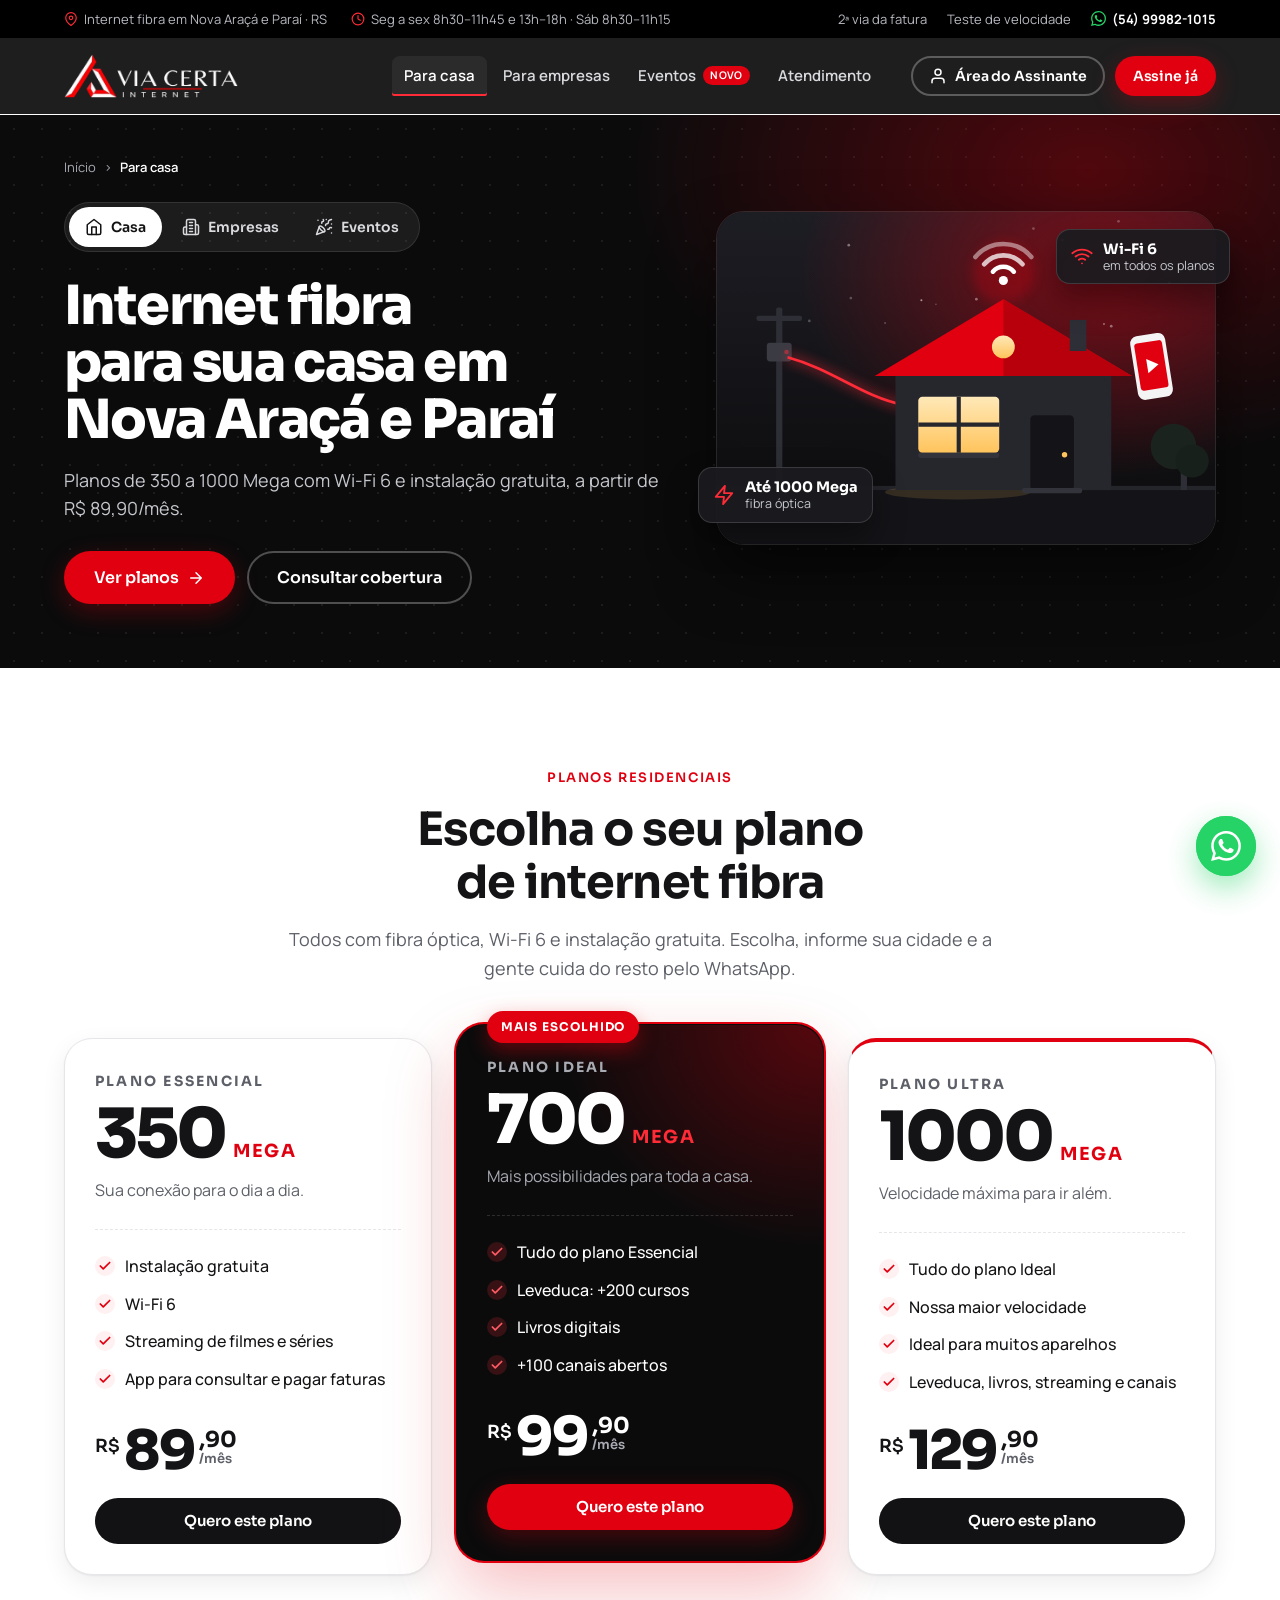
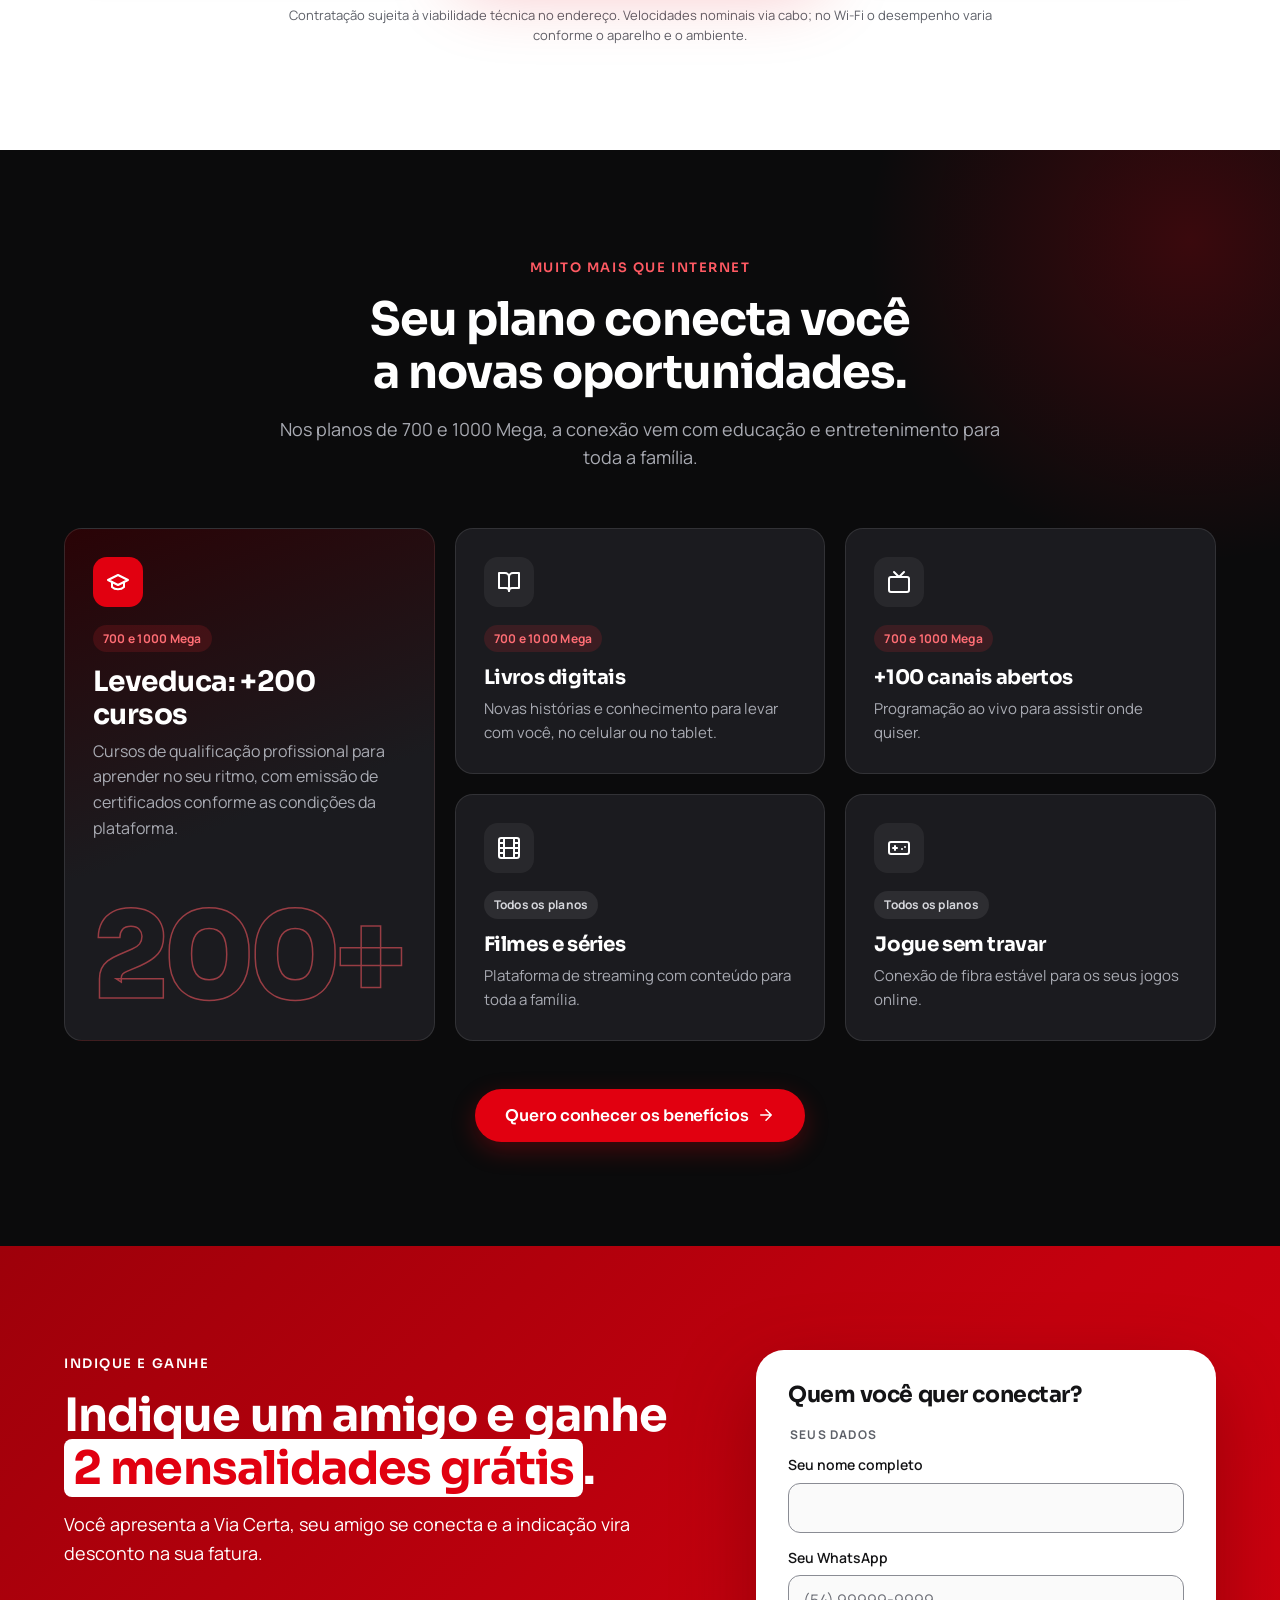
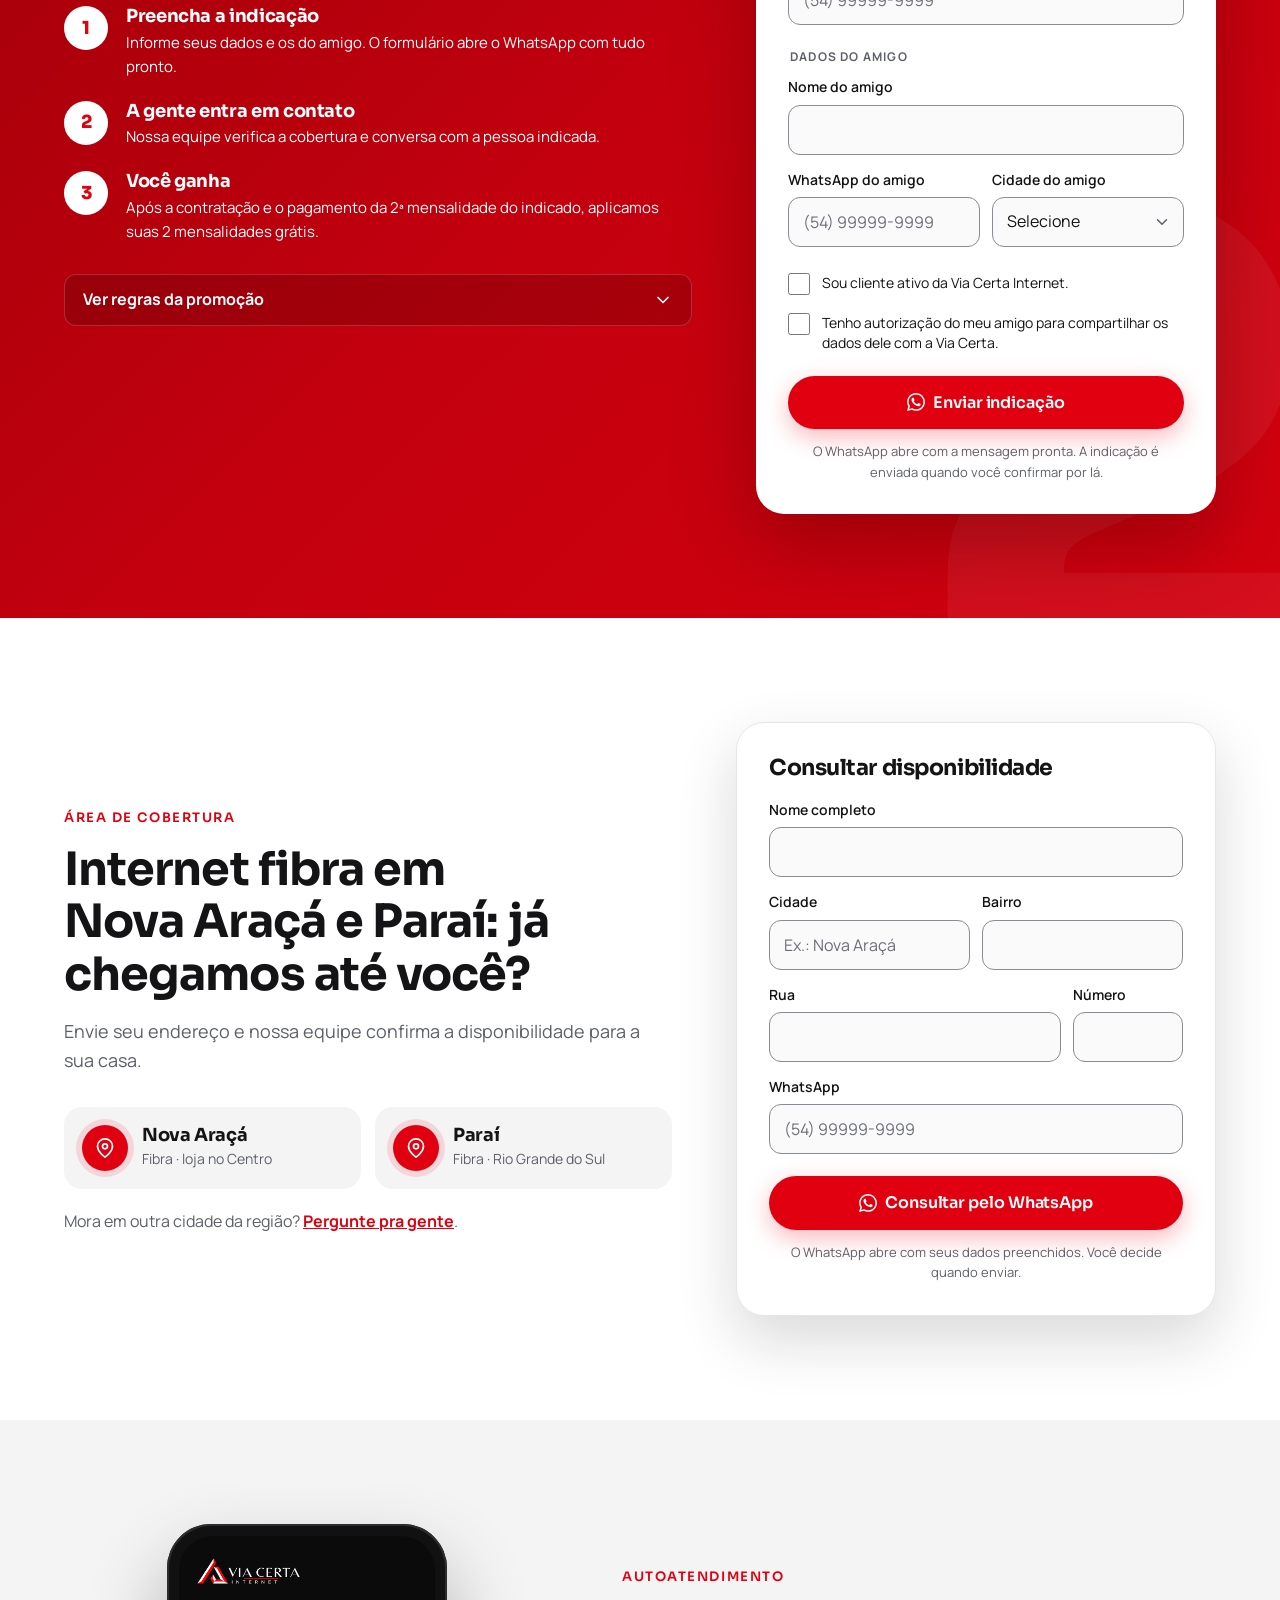
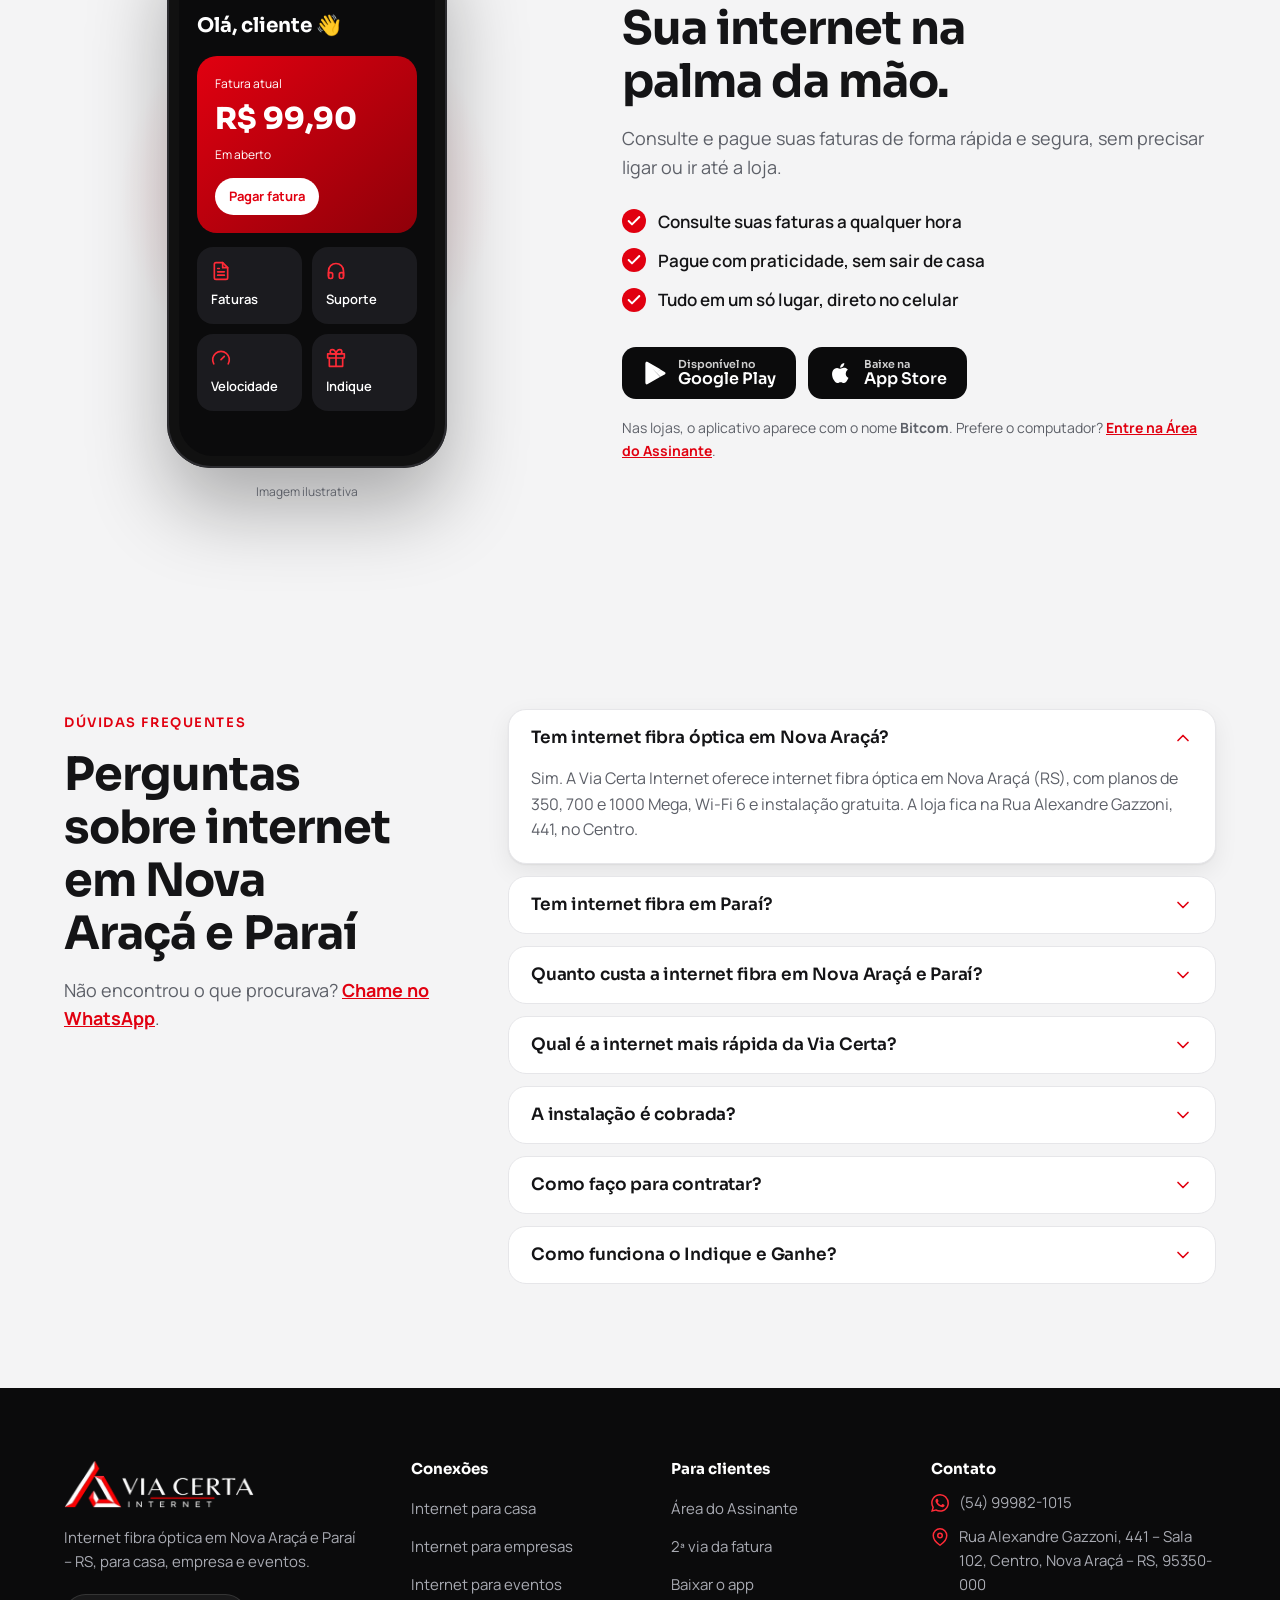
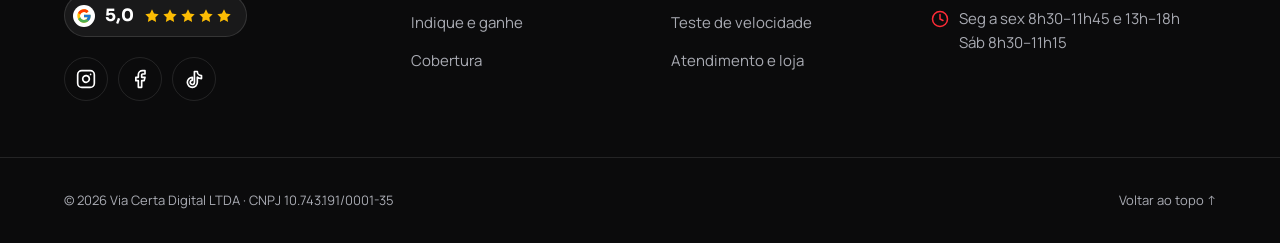
<file: residencial.html>
<!doctype html>
<html lang="pt-BR">
<head>
  <meta charset="utf-8">
  <meta name="viewport" content="width=device-width, initial-scale=1, viewport-fit=cover">
  <title>Planos de internet fibra em Nova Araçá e Paraí | Via Certa</title>
  <meta name="description" content="Internet fibra para casa em Nova Araçá e Paraí (RS): 350 Mega por R$ 89,90, 700 Mega por R$ 99,90 e 1000 Mega por R$ 129,90/mês. Wi-Fi 6 e instalação grátis.">
  <meta name="robots" content="index, follow, max-image-preview:large, max-snippet:-1">
  <!-- Quando o domínio estiver definido, adicione: <link rel="canonical" href="https://SEU-DOMINIO.com.br/ESTA-PAGINA"> -->
  <meta name="theme-color" content="#0b0b0c">
  <meta name="geo.region" content="BR-RS">
  <meta name="geo.placename" content="Nova Araçá">
  <meta name="geo.position" content="-28.6588;-51.7441">
  <meta name="ICBM" content="-28.6588, -51.7441">

  <meta property="og:type" content="website">
  <meta property="og:locale" content="pt_BR">
  <meta property="og:site_name" content="Via Certa Internet">
  <meta property="og:title" content="Planos de internet fibra em Nova Araçá e Paraí | Via Certa">
  <meta property="og:description" content="Internet fibra para casa em Nova Araçá e Paraí (RS): 350 Mega por R$ 89,90, 700 Mega por R$ 99,90 e 1000 Mega por R$ 129,90/mês. Wi-Fi 6 e instalação grátis.">
  <meta property="og:image" content="assets/img/og-image.jpg">
  <meta property="og:image:width" content="1200">
  <meta property="og:image:height" content="630">
  <meta name="twitter:card" content="summary_large_image">

  <link rel="icon" type="image/png" href="assets/img/favicon.png">
  <link rel="apple-touch-icon" href="assets/img/apple-touch-icon.png">
  <link rel="manifest" href="site.webmanifest">

  <link rel="preload" href="assets/fonts/sora-latin.woff2" as="font" type="font/woff2" crossorigin>
  <link rel="preload" href="assets/fonts/manrope-latin.woff2" as="font" type="font/woff2" crossorigin>
  <link rel="stylesheet" href="assets/css/style.css">

  <script type="application/ld+json">
  {
    "@context": "https://schema.org",
    "@graph": [
      {
        "@type": "LocalBusiness",
        "@id": "./#empresa",
        "name": "Via Certa Internet",
        "telephone": "+55-54-99982-1015",
        "address": {
          "@type": "PostalAddress",
          "streetAddress": "Rua Alexandre Gazzoni, 441, Sala 102",
          "addressLocality": "Nova Araçá",
          "addressRegion": "RS",
          "postalCode": "95350-000",
          "addressCountry": "BR"
        },
        "url": "./"
      },
      {
        "@type": "BreadcrumbList",
        "itemListElement": [
          {
            "@type": "ListItem",
            "position": 1,
            "name": "Início",
            "item": "./"
          },
          {
            "@type": "ListItem",
            "position": 2,
            "name": "Internet para casa",
            "item": "residencial.html"
          }
        ]
      },
      {
        "@type": "Service",
        "@id": "residencial.html#servico",
        "name": "Internet fibra residencial em Nova Araçá e Paraí",
        "serviceType": "Internet banda larga por fibra óptica",
        "provider": {
          "@id": "./#empresa"
        },
        "areaServed": [
          {
            "@type": "City",
            "name": "Nova Araçá",
            "sameAs": [
              "https://www.wikidata.org/wiki/Q1757678",
              "https://pt.wikipedia.org/wiki/Nova_Ara%C3%A7%C3%A1"
            ]
          },
          {
            "@type": "City",
            "name": "Paraí",
            "sameAs": [
              "https://www.wikidata.org/wiki/Q1757405",
              "https://pt.wikipedia.org/wiki/Para%C3%AD"
            ]
          }
        ],
        "hasOfferCatalog": {
          "@type": "OfferCatalog",
          "name": "Planos de internet fibra residencial",
          "itemListElement": [
            {
              "@type": "Offer",
              "name": "Plano Essencial 350 Mega",
              "price": "89.90",
              "priceCurrency": "BRL",
              "priceSpecification": {
                "@type": "UnitPriceSpecification",
                "price": "89.90",
                "priceCurrency": "BRL",
                "unitText": "mês",
                "referenceQuantity": {
                  "@type": "QuantitativeValue",
                  "value": 1,
                  "unitCode": "MON"
                }
              },
              "availability": "https://schema.org/InStock",
              "seller": {
                "@id": "./#empresa"
              },
              "itemOffered": {
                "@type": "Service",
                "name": "Internet fibra 350 Mega"
              }
            },
            {
              "@type": "Offer",
              "name": "Plano Ideal 700 Mega",
              "price": "99.90",
              "priceCurrency": "BRL",
              "priceSpecification": {
                "@type": "UnitPriceSpecification",
                "price": "99.90",
                "priceCurrency": "BRL",
                "unitText": "mês",
                "referenceQuantity": {
                  "@type": "QuantitativeValue",
                  "value": 1,
                  "unitCode": "MON"
                }
              },
              "availability": "https://schema.org/InStock",
              "seller": {
                "@id": "./#empresa"
              },
              "itemOffered": {
                "@type": "Service",
                "name": "Internet fibra 700 Mega"
              }
            },
            {
              "@type": "Offer",
              "name": "Plano Ultra 1000 Mega",
              "price": "129.90",
              "priceCurrency": "BRL",
              "priceSpecification": {
                "@type": "UnitPriceSpecification",
                "price": "129.90",
                "priceCurrency": "BRL",
                "unitText": "mês",
                "referenceQuantity": {
                  "@type": "QuantitativeValue",
                  "value": 1,
                  "unitCode": "MON"
                }
              },
              "availability": "https://schema.org/InStock",
              "seller": {
                "@id": "./#empresa"
              },
              "itemOffered": {
                "@type": "Service",
                "name": "Internet fibra 1000 Mega"
              }
            }
          ]
        }
      },
      {
        "@type": "FAQPage",
        "@id": "residencial.html#duvidas",
        "inLanguage": "pt-BR",
        "mainEntity": [
          {
            "@type": "Question",
            "name": "Tem internet fibra óptica em Nova Araçá?",
            "acceptedAnswer": {
              "@type": "Answer",
              "text": "Sim. A Via Certa Internet oferece internet fibra óptica em Nova Araçá (RS), com planos de 350, 700 e 1000 Mega, Wi-Fi 6 e instalação gratuita. A loja fica na Rua Alexandre Gazzoni, 441, no Centro."
            }
          },
          {
            "@type": "Question",
            "name": "Tem internet fibra em Paraí?",
            "acceptedAnswer": {
              "@type": "Answer",
              "text": "Sim. A Via Certa também leva internet fibra óptica para Paraí (RS), com os mesmos planos de até 1000 Mega. A disponibilidade no seu endereço é confirmada pelo WhatsApp (54) 99982-1015."
            }
          },
          {
            "@type": "Question",
            "name": "Quanto custa a internet fibra em Nova Araçá e Paraí?",
            "acceptedAnswer": {
              "@type": "Answer",
              "text": "Os planos da Via Certa custam R$ 89,90 por mês (350 Mega), R$ 99,90 por mês (700 Mega) e R$ 129,90 por mês (1000 Mega). Todos têm Wi-Fi 6 e instalação gratuita."
            }
          },
          {
            "@type": "Question",
            "name": "Qual é a internet mais rápida da Via Certa?",
            "acceptedAnswer": {
              "@type": "Answer",
              "text": "O plano Ultra, de 1000 Mega, por R$ 129,90 por mês. Ele inclui os cursos da Leveduca, livros digitais, streaming e mais de 100 canais abertos."
            }
          },
          {
            "@type": "Question",
            "name": "A instalação é cobrada?",
            "acceptedAnswer": {
              "@type": "Answer",
              "text": "Não. A instalação é gratuita nos planos residenciais, sujeita à viabilidade técnica do endereço."
            }
          },
          {
            "@type": "Question",
            "name": "Como faço para contratar?",
            "acceptedAnswer": {
              "@type": "Answer",
              "text": "Escolha um plano, toque em “Quero este plano” e informe sua cidade. O WhatsApp abre com a mensagem pronta, nossa equipe confirma a cobertura no seu endereço e agenda a instalação."
            }
          },
          {
            "@type": "Question",
            "name": "Como funciona o Indique e Ganhe?",
            "acceptedAnswer": {
              "@type": "Answer",
              "text": "Clientes ativos indicam amigos pelo formulário do site. Quando o amigo contrata e paga a 2ª mensalidade, quem indicou ganha 2 mensalidades grátis."
            }
          }
        ]
      }
    ]
  }
  </script>

  <script src="assets/js/config.js" defer></script>
  <script src="assets/js/main.js" defer></script>
</head>
<body>

  <!-- Ícones (usados com <use href="#i-nome">) -->
  <svg width="0" height="0" style="position:absolute" aria-hidden="true" focusable="false">
  <defs>
    <symbol id="i-wifi" viewBox="0 0 24 24"><path d="M5 12.55a11 11 0 0 1 14.08 0"/><path d="M1.42 9a16 16 0 0 1 21.16 0"/><path d="M8.53 16.11a6 6 0 0 1 6.95 0"/><path d="M12 20h.01"/></symbol>
    <symbol id="i-receipt" viewBox="0 0 24 24"><path d="M14 2H6a2 2 0 0 0-2 2v16a2 2 0 0 0 2 2h12a2 2 0 0 0 2-2V8z"/><path d="M14 2v6h6"/><path d="M16 13H8"/><path d="M16 17H8"/><path d="M10 9H8"/></symbol>
    <symbol id="i-user" viewBox="0 0 24 24"><path d="M20 21v-2a4 4 0 0 0-4-4H8a4 4 0 0 0-4 4v2"/><circle cx="12" cy="7" r="4"/></symbol>
    <symbol id="i-users" viewBox="0 0 24 24"><path d="M17 21v-2a4 4 0 0 0-4-4H5a4 4 0 0 0-4 4v2"/><circle cx="9" cy="7" r="4"/><path d="M23 21v-2a4 4 0 0 0-3-3.87M16 3.13a4 4 0 0 1 0 7.75"/></symbol>
    <symbol id="i-headset" viewBox="0 0 24 24"><path d="M3 18v-6a9 9 0 0 1 18 0v6"/><path d="M21 19a2 2 0 0 1-2 2h-1a2 2 0 0 1-2-2v-3a2 2 0 0 1 2-2h3zM3 19a2 2 0 0 0 2 2h1a2 2 0 0 0 2-2v-3a2 2 0 0 0-2-2H3z"/></symbol>
    <symbol id="i-gauge" viewBox="0 0 24 24"><path d="m12 14 4-4"/><path d="M3.34 19a10 10 0 1 1 17.32 0"/></symbol>
    <symbol id="i-pin" viewBox="0 0 24 24"><path d="M21 10c0 7-9 13-9 13s-9-6-9-13a9 9 0 0 1 18 0z"/><circle cx="12" cy="10" r="3"/></symbol>
    <symbol id="i-gift" viewBox="0 0 24 24"><path d="M20 12v10H4V12"/><path d="M2 7h20v5H2z"/><path d="M12 22V7"/><path d="M12 7H7.5a2.5 2.5 0 0 1 0-5C11 2 12 7 12 7z"/><path d="M12 7h4.5a2.5 2.5 0 0 0 0-5C13 2 12 7 12 7z"/></symbol>
    <symbol id="i-check" viewBox="0 0 24 24"><path d="M20 6 9 17l-5-5"/></symbol>
    <symbol id="i-star" viewBox="0 0 24 24"><path fill="currentColor" stroke="none" d="m12 2 3.09 6.26L22 9.27l-5 4.87 1.18 6.88L12 17.77l-6.18 3.25L7 14.14 2 9.27l6.91-1.01z"/></symbol>
    <symbol id="i-tv" viewBox="0 0 24 24"><rect x="2" y="7" width="20" height="15" rx="2"/><path d="m17 2-5 5-5-5"/></symbol>
    <symbol id="i-film" viewBox="0 0 24 24"><rect x="2" y="2" width="20" height="20" rx="2.18"/><path d="M7 2v20M17 2v20M2 12h20M2 7h5M2 17h5M17 17h5M17 7h5"/></symbol>
    <symbol id="i-book" viewBox="0 0 24 24"><path d="M2 3h6a4 4 0 0 1 4 4v14a3 3 0 0 0-3-3H2z"/><path d="M22 3h-6a4 4 0 0 0-4 4v14a3 3 0 0 1 3-3h7z"/></symbol>
    <symbol id="i-cap" viewBox="0 0 24 24"><path d="M22 10 12 5 2 10l10 5 10-5z"/><path d="M6 12v5c3 3 9 3 12 0v-5"/></symbol>
    <symbol id="i-game" viewBox="0 0 24 24"><path d="M6 12h4M8 10v4M15 13h.01M18 11h.01"/><rect x="2" y="6" width="20" height="12" rx="2"/></symbol>
    <symbol id="i-phone" viewBox="0 0 24 24"><path d="M22 16.92v3a2 2 0 0 1-2.18 2 19.79 19.79 0 0 1-8.63-3.07 19.5 19.5 0 0 1-6-6 19.79 19.79 0 0 1-3.07-8.67A2 2 0 0 1 4.11 2h3a2 2 0 0 1 2 1.72c.13.96.36 1.9.7 2.81a2 2 0 0 1-.45 2.11L8.09 9.91a16 16 0 0 0 6 6l1.27-1.27a2 2 0 0 1 2.11-.45c.91.34 1.85.57 2.81.7A2 2 0 0 1 22 16.92z"/></symbol>
    <symbol id="i-clock" viewBox="0 0 24 24"><circle cx="12" cy="12" r="10"/><path d="M12 6v6l4 2"/></symbol>
    <symbol id="i-arrow" viewBox="0 0 24 24"><path d="M5 12h14M12 5l7 7-7 7"/></symbol>
    <symbol id="i-left" viewBox="0 0 24 24"><path d="m15 18-6-6 6-6"/></symbol>
    <symbol id="i-right" viewBox="0 0 24 24"><path d="m9 18 6-6-6-6"/></symbol>
    <symbol id="i-down" viewBox="0 0 24 24"><path d="m6 9 6 6 6-6"/></symbol>
    <symbol id="i-menu" viewBox="0 0 24 24"><path d="M3 6h18M3 12h18M3 18h18"/></symbol>
    <symbol id="i-x" viewBox="0 0 24 24"><path d="M18 6 6 18M6 6l12 12"/></symbol>
    <symbol id="i-home" viewBox="0 0 24 24"><path d="m3 9 9-7 9 7v11a2 2 0 0 1-2 2H5a2 2 0 0 1-2-2z"/><path d="M9 22V12h6v10"/></symbol>
    <symbol id="i-building" viewBox="0 0 24 24"><path d="M6 22V4a2 2 0 0 1 2-2h8a2 2 0 0 1 2 2v18z"/><path d="M6 12H4a2 2 0 0 0-2 2v6a2 2 0 0 0 2 2h2"/><path d="M18 9h2a2 2 0 0 1 2 2v9a2 2 0 0 1-2 2h-2"/><path d="M10 6h4M10 10h4M10 14h4M10 18h4"/></symbol>
    <symbol id="i-party" viewBox="0 0 24 24"><path d="M5.8 11.3 2 22l10.7-3.79"/><path d="M4 3h.01M22 8h.01M15 2h.01M22 20h.01"/><path d="m22 2-2.24.75a2.9 2.9 0 0 0-1.96 3.12c.1.86-.57 1.63-1.45 1.63h-.38c-.86 0-1.6.6-1.76 1.44L14 10"/><path d="m22 13-.82-.33c-.86-.34-1.82.2-1.98 1.11-.11.7-.72 1.22-1.43 1.22H17"/><path d="m11 2 .33.82c.34.86-.2 1.82-1.11 1.98C9.52 4.9 9 5.52 9 6.23V7"/><path d="M11 13c1.93 1.93 2.83 4.17 2 5-.83.83-3.07-.07-5-2-1.93-1.93-2.83-4.17-2-5 .83-.83 3.07.07 5 2z"/></symbol>
    <symbol id="i-briefcase" viewBox="0 0 24 24"><rect x="2" y="7" width="20" height="14" rx="2"/><path d="M16 21V5a2 2 0 0 0-2-2h-4a2 2 0 0 0-2 2v16"/></symbol>
    <symbol id="i-store" viewBox="0 0 24 24"><path d="M3 9 4.5 4h15L21 9"/><path d="M4 9v11h16V9"/><path d="M3 9h18"/><path d="M9 20v-6h6v6"/></symbol>
    <symbol id="i-laptop" viewBox="0 0 24 24"><rect x="3" y="4" width="18" height="12" rx="2"/><path d="M2 20h20"/></symbol>
    <symbol id="i-factory" viewBox="0 0 24 24"><path d="M2 20V9l6 4V9l6 4V4h8v16z"/><path d="M6 17h.01M10 17h.01M14 17h.01M18 17h.01"/></symbol>
    <symbol id="i-card" viewBox="0 0 24 24"><rect x="2" y="5" width="20" height="14" rx="2"/><path d="M2 10h20M6 15h4"/></symbol>
    <symbol id="i-video" viewBox="0 0 24 24"><path d="m22 8-6 4 6 4z"/><rect x="2" y="6" width="14" height="12" rx="2"/></symbol>
    <symbol id="i-signal" viewBox="0 0 24 24"><path d="M2 20h.01M7 20v-4M12 20v-8M17 20V8M22 4v16"/></symbol>
    <symbol id="i-activity" viewBox="0 0 24 24"><path d="M22 12h-4l-3 9L9 3l-3 9H2"/></symbol>
    <symbol id="i-clipboard" viewBox="0 0 24 24"><rect x="8" y="2" width="8" height="4" rx="1"/><path d="M16 4h2a2 2 0 0 1 2 2v14a2 2 0 0 1-2 2H6a2 2 0 0 1-2-2V6a2 2 0 0 1 2-2h2"/><path d="m9 14 2 2 4-4"/></symbol>
    <symbol id="i-wrench" viewBox="0 0 24 24"><path d="M14.7 6.3a1 1 0 0 0 0 1.4l1.6 1.6a1 1 0 0 0 1.4 0l3.77-3.77a6 6 0 0 1-7.94 7.94l-6.91 6.91a2.12 2.12 0 0 1-3-3l6.91-6.91a6 6 0 0 1 7.94-7.94l-3.76 3.76z"/></symbol>
    <symbol id="i-shield" viewBox="0 0 24 24"><path d="M12 22s8-4 8-10V5l-8-3-8 3v7c0 6 8 10 8 10z"/><path d="m9 12 2 2 4-4"/></symbol>
    <symbol id="i-calendar" viewBox="0 0 24 24"><rect x="3" y="4" width="18" height="18" rx="2"/><path d="M16 2v4M8 2v4M3 10h18"/></symbol>
    <symbol id="i-heart" viewBox="0 0 24 24"><path d="M19 14c1.49-1.46 3-3.21 3-5.5A5.5 5.5 0 0 0 16.5 3c-1.76 0-3 .5-4.5 2-1.5-1.5-2.74-2-4.5-2A5.5 5.5 0 0 0 2 8.5c0 2.3 1.5 4.05 3 5.5l7 7z"/></symbol>
    <symbol id="i-trophy" viewBox="0 0 24 24"><path d="M6 9H4.5a2.5 2.5 0 0 1 0-5H6"/><path d="M18 9h1.5a2.5 2.5 0 0 0 0-5H18"/><path d="M4 22h16"/><path d="M10 14.66V17c0 .55-.47.98-.97 1.21C7.85 18.75 7 20.24 7 22"/><path d="M14 14.66V17c0 .55.47.98.97 1.21C16.15 18.75 17 20.24 17 22"/><path d="M18 2H6v7a6 6 0 0 0 12 0z"/></symbol>
    <symbol id="i-music" viewBox="0 0 24 24"><path d="M9 18V5l12-2v13"/><circle cx="6" cy="18" r="3"/><circle cx="18" cy="16" r="3"/></symbol>
    <symbol id="i-mic" viewBox="0 0 24 24"><path d="M12 2a3 3 0 0 0-3 3v7a3 3 0 0 0 6 0V5a3 3 0 0 0-3-3z"/><path d="M19 10v2a7 7 0 0 1-14 0v-2"/><path d="M12 19v3"/></symbol>
    <symbol id="i-mobile" viewBox="0 0 24 24"><rect x="5" y="2" width="14" height="20" rx="2"/><path d="M12 18h.01"/></symbol>
    <symbol id="i-zap" viewBox="0 0 24 24"><path d="M13 2 3 14h9l-1 8 10-12h-9z"/></symbol>
    <symbol id="i-wallet" viewBox="0 0 24 24"><path d="M21 12V7H5a2 2 0 0 1 0-4h14v4"/><path d="M3 5v14a2 2 0 0 0 2 2h16v-5"/><path d="M18 12a2 2 0 0 0 0 4h4v-4z"/></symbol>
    <symbol id="i-bag" viewBox="0 0 24 24"><path d="M6 2 3 6v14a2 2 0 0 0 2 2h14a2 2 0 0 0 2-2V6l-3-4z"/><path d="M3 6h18"/><path d="M16 10a4 4 0 0 1-8 0"/></symbol>
    <symbol id="i-external" viewBox="0 0 24 24"><path d="M18 13v6a2 2 0 0 1-2 2H5a2 2 0 0 1-2-2V8a2 2 0 0 1 2-2h6"/><path d="M15 3h6v6M10 14 21 3"/></symbol>
    <symbol id="i-whatsapp" viewBox="0 0 24 24"><path fill="currentColor" stroke="none" d="M17.47 14.38c-.3-.15-1.76-.87-2.03-.97-.27-.1-.47-.15-.67.15-.2.3-.77.97-.94 1.16-.17.2-.35.22-.64.08-.3-.15-1.26-.47-2.39-1.48-.88-.79-1.48-1.76-1.65-2.06-.17-.3-.02-.46.13-.6.13-.14.3-.35.45-.52.15-.18.2-.3.3-.5.1-.2.05-.37-.03-.52-.07-.15-.67-1.61-.91-2.2-.24-.58-.49-.5-.67-.51h-.57c-.2 0-.52.07-.79.37-.27.3-1.04 1.02-1.04 2.48s1.06 2.88 1.21 3.07c.15.2 2.1 3.2 5.08 4.49.71.31 1.26.49 1.7.63.71.22 1.36.19 1.87.12.57-.09 1.76-.72 2-1.41.25-.7.25-1.29.18-1.41-.08-.13-.28-.2-.57-.35zM12.05 21.79h-.01a9.87 9.87 0 0 1-5.03-1.38l-.36-.21-3.74.98 1-3.65-.24-.37a9.86 9.86 0 0 1-1.51-5.26c0-5.45 4.44-9.88 9.89-9.88 2.64 0 5.12 1.03 6.99 2.9a9.83 9.83 0 0 1 2.89 6.99c0 5.45-4.44 9.88-9.88 9.88zm8.41-18.3A11.82 11.82 0 0 0 12.05 0C5.5 0 .16 5.34.16 11.89c0 2.1.55 4.14 1.59 5.95L.06 24l6.3-1.65a11.88 11.88 0 0 0 5.68 1.45h.01c6.55 0 11.89-5.34 11.89-11.89a11.82 11.82 0 0 0-3.48-8.41z"/></symbol>
    <symbol id="i-instagram" viewBox="0 0 24 24"><rect x="2" y="2" width="20" height="20" rx="5"/><path d="M16 11.37A4 4 0 1 1 12.63 8 4 4 0 0 1 16 11.37zM17.5 6.5h.01"/></symbol>
    <symbol id="i-facebook" viewBox="0 0 24 24"><path d="M18 2h-3a5 5 0 0 0-5 5v3H7v4h3v8h4v-8h3l1-4h-4V7a1 1 0 0 1 1-1h3z"/></symbol>
    <symbol id="i-tiktok" viewBox="0 0 24 24"><path d="M16 3a5 5 0 0 0 5 5v3.5a8.5 8.5 0 0 1-5-1.6V16a6 6 0 1 1-6-6v3.6A2.5 2.5 0 1 0 12.5 16V3z"/></symbol>
    <symbol id="i-play" viewBox="0 0 24 24"><path fill="currentColor" stroke="none" d="M3.6 1.8c-.3.3-.5.8-.5 1.4v17.6c0 .6.2 1.1.5 1.4l.1.1 9.9-9.9v-.2L3.7 1.7zM16.9 15.6l-3.3-3.3v-.2l3.3-3.3.1.04 3.9 2.2c1.1.6 1.1 1.7 0 2.3l-3.9 2.2zM17 15.5 13.6 12 3.6 22.2c.4.4 1 .4 1.7.05L17 15.5M17 8.5 5.3 1.8c-.7-.4-1.3-.3-1.7.1L13.6 12z"/></symbol>
    <symbol id="i-apple" viewBox="0 0 24 24"><path fill="currentColor" stroke="none" d="M16.37 12.6c-.02-2.34 1.91-3.47 2-3.52-1.09-1.6-2.79-1.82-3.39-1.84-1.44-.15-2.82.85-3.55.85-.73 0-1.86-.83-3.06-.81-1.57.02-3.02.92-3.83 2.33-1.64 2.84-.42 7.04 1.17 9.35.78 1.13 1.71 2.39 2.93 2.35 1.18-.05 1.62-.76 3.04-.76 1.42 0 1.82.76 3.06.73 1.27-.02 2.07-1.15 2.84-2.29.9-1.31 1.27-2.58 1.29-2.65-.03-.01-2.47-.95-2.5-3.76zM14.04 5.72c.65-.79 1.09-1.88.97-2.97-.94.04-2.07.62-2.74 1.41-.6.7-1.13 1.81-.99 2.88 1.05.08 2.12-.53 2.76-1.32z"/></symbol>
    <symbol id="i-google" viewBox="0 0 48 48"><path fill="#FFC107" stroke="none" d="M43.61 20.08H42V20H24v8h11.3c-1.65 4.66-6.08 8-11.3 8-6.63 0-12-5.37-12-12s5.37-12 12-12c3.06 0 5.84 1.15 7.96 3.04l5.66-5.66C34.05 6.05 29.27 4 24 4 12.95 4 4 12.95 4 24s8.95 20 20 20 20-8.95 20-20c0-1.34-.14-2.65-.39-3.92z"/><path fill="#FF3D00" stroke="none" d="m6.31 14.69 6.57 4.82C14.66 15.11 18.96 12 24 12c3.06 0 5.84 1.15 7.96 3.04l5.66-5.66C34.05 6.05 29.27 4 24 4 16.32 4 9.66 8.34 6.31 14.69z"/><path fill="#4CAF50" stroke="none" d="M24 44c5.17 0 9.86-1.98 13.41-5.19l-6.19-5.24A11.91 11.91 0 0 1 24 36c-5.2 0-9.62-3.32-11.28-7.95l-6.52 5.03C9.5 39.56 16.23 44 24 44z"/><path fill="#1976D2" stroke="none" d="M43.61 20.08H42V20H24v8h11.3a12.04 12.04 0 0 1-4.09 5.57l6.19 5.24C36.97 39.2 44 34 44 24c0-1.34-.14-2.65-.39-3.92z"/></symbol>
  </defs>
  </svg>
  <a class="skip-link" href="#conteudo">Pular para o conteúdo</a>

  <!-- ===== CABEÇALHO (igual em todas as páginas) ===== -->
  <header class="site-header" id="topo">
    <div class="topbar">
      <div class="container topbar__inner">
        <p class="topbar__item"><svg class="i" aria-hidden="true"><use href="#i-pin"/></svg> Internet fibra em Nova Araçá e Paraí · RS</p>
        <p class="topbar__item topbar__hide-sm"><svg class="i" aria-hidden="true"><use href="#i-clock"/></svg> Seg a sex 8h30–11h45 e 13h–18h · Sáb 8h30–11h15</p>
        <div class="topbar__links">
          <a href="#" data-link="segundaVia">2ª via da fatura</a>
          <a href="#" data-link="testeVelocidade">Teste de velocidade</a>
          <a href="https://wa.me/5554999821015" data-wa="Olá! Vim pelo site da Via Certa Internet e gostaria de atendimento. Sou de {cidade}." data-wa-ctx="geral" target="_blank" rel="noopener" class="topbar__wa"><svg class="i" aria-hidden="true"><use href="#i-whatsapp"/></svg> (54) 99982-1015</a>
        </div>
      </div>
    </div>

    <div class="navbar">
      <div class="container navbar__inner">
        <a href="./" class="brand" aria-label="Via Certa Internet - página inicial">
          <picture>
            <source type="image/webp" srcset="assets/img/logo-branco.webp">
            <img src="assets/img/logo-branco.png" alt="Via Certa Internet" width="400" height="101" fetchpriority="high">
          </picture>
        </a>

        <nav class="nav" id="menu" aria-label="Menu principal">
          <ul class="nav__list">
            <li><a href="residencial.html" aria-current="page">Para casa</a></li>
            <li><a href="empresas.html">Para empresas</a></li>
            <li><a href="eventos.html">Eventos <span class="nav__new">Novo</span></a></li>
            <li><a href="atendimento.html">Atendimento</a></li>
          </ul>
          <div class="nav__mobile-extra">
            <button type="button" class="btn btn--ghost-light btn--block" data-open-cliente><svg class="i" aria-hidden="true"><use href="#i-user"/></svg> Área do Assinante</button>
            <a href="https://wa.me/5554999821015" data-wa="Olá! Vim pelo site da Via Certa Internet e gostaria de atendimento. Sou de {cidade}." data-wa-ctx="geral" target="_blank" rel="noopener" class="nav__mobile-wa"><svg class="i" aria-hidden="true"><use href="#i-whatsapp"/></svg> (54) 99982-1015</a>
          </div>
        </nav>

        <div class="navbar__actions">
          <button type="button" class="btn btn--ghost-light btn--sm navbar__cliente" data-open-cliente><svg class="i" aria-hidden="true"><use href="#i-user"/></svg><span>Área do Assinante</span></button>
          <a href="residencial.html#planos" class="btn btn--red btn--sm navbar__cta">Assine já</a>
          <button type="button" class="nav-toggle" aria-expanded="false" aria-controls="menu" aria-label="Abrir menu">
            <svg class="i i--open" aria-hidden="true"><use href="#i-menu"/></svg>
            <svg class="i i--close" aria-hidden="true"><use href="#i-x"/></svg>
          </button>
        </div>
      </div>
    </div>
  </header>

  <main id="conteudo">
    <section class="page-hero page-hero--casa">
      <div class="page-hero__bg" aria-hidden="true"></div>
      <div class="container page-hero__inner">
        <div class="page-hero__copy">
          <nav class="crumbs" aria-label="Você está em"><a href="./">Início</a><span aria-hidden="true">›</span><span aria-current="page">Para casa</span></nav>
          <nav class="seg-tabs" aria-label="Tipos de conexão"><a href="residencial.html" aria-current="page"><svg class="i" aria-hidden="true"><use href="#i-home"/></svg><span>Casa</span></a><a href="empresas.html"><svg class="i" aria-hidden="true"><use href="#i-building"/></svg><span>Empresas</span></a><a href="eventos.html"><svg class="i" aria-hidden="true"><use href="#i-party"/></svg><span>Eventos</span></a></nav>
          <h1 class="page-hero__title">Internet fibra para sua casa em Nova Araçá e Paraí</h1>
          <p class="page-hero__lead">Planos de 350 a 1000 Mega com Wi-Fi 6 e instalação gratuita, a partir de R$ 89,90/mês.</p>
          <div class="page-hero__ctas"><a href="#planos" class="btn btn--red btn--lg">Ver planos <svg class="i" aria-hidden="true"><use href="#i-arrow"/></svg></a><a href="#cobertura" class="btn btn--ghost-light btn--lg">Consultar cobertura</a></div>
        </div>
        <div class="page-hero__art"><img src="assets/img/ilustra-casa.svg" alt="Ilustração de casa conectada com internet fibra e Wi-Fi" width="480" height="320" fetchpriority="high"><div class="art-chip art-chip--a"><svg class="i" aria-hidden="true"><use href="#i-zap"/></svg><span><strong>Até 1000 Mega</strong>fibra óptica</span></div><div class="art-chip art-chip--b"><svg class="i" aria-hidden="true"><use href="#i-wifi"/></svg><span><strong>Wi-Fi 6</strong>em todos os planos</span></div></div>
      </div>
    </section>

    <!-- ===== PLANOS ===== -->
    <section class="section plans" id="planos" aria-labelledby="planos-titulo">
      <div class="container">
        <header class="section-head">
          <p class="eyebrow">Planos residenciais</p>
          <h2 class="section-title" id="planos-titulo">Escolha o seu plano de internet fibra</h2>
          <p class="section-lead">Todos com fibra óptica, Wi-Fi 6 e instalação gratuita. Escolha, informe sua cidade e a gente cuida do resto pelo WhatsApp.</p>
        </header>

        <div class="plan-switch" role="group" aria-label="Escolha a velocidade">
          <button type="button" data-plan-go="0" aria-pressed="false">350 Mega</button>
          <button type="button" data-plan-go="1" aria-pressed="true">700 Mega</button>
          <button type="button" data-plan-go="2" aria-pressed="false">1000 Mega</button>
        </div>

        <div class="plans__grid" data-plans>
          <article class="plan" id="plano-essencial">
            
            <header class="plan__head">
              <h3 class="plan__name">Plano Essencial</h3>
              <p class="plan__speed"><span class="plan__num">350</span><span class="plan__unit">Mega</span></p>
              <p class="plan__tagline">Sua conexão para o dia a dia.</p>
            </header>
            <ul class="plan__list"><li><svg class="i" aria-hidden="true"><use href="#i-check"/></svg>Instalação gratuita</li><li><svg class="i" aria-hidden="true"><use href="#i-check"/></svg>Wi-Fi 6</li><li><svg class="i" aria-hidden="true"><use href="#i-check"/></svg>Streaming de filmes e séries</li><li><svg class="i" aria-hidden="true"><use href="#i-check"/></svg>App para consultar e pagar faturas</li></ul>
            <div class="plan__foot">
              <p class="plan__price" aria-label="R$ 89,90 por mês"><span class="plan__currency">R$</span><span class="plan__value">89</span><span class="plan__cents">,90<small>/mês</small></span></p>
              <a href="https://wa.me/5554999821015" data-wa="Olá! Quero contratar o plano ESSENCIAL 350 Mega por R$ 89,90/mês em {cidade}." data-wa-ctx="casa" target="_blank" rel="noopener" class="btn btn--dark btn--block">Quero este plano</a>
            </div>
          </article>
          <article class="plan plan--featured" id="plano-ideal">
            <span class="plan__badge">Mais escolhido</span>
            <header class="plan__head">
              <h3 class="plan__name">Plano Ideal</h3>
              <p class="plan__speed"><span class="plan__num">700</span><span class="plan__unit">Mega</span></p>
              <p class="plan__tagline">Mais possibilidades para toda a casa.</p>
            </header>
            <ul class="plan__list"><li><svg class="i" aria-hidden="true"><use href="#i-check"/></svg>Tudo do plano Essencial</li><li><svg class="i" aria-hidden="true"><use href="#i-check"/></svg>Leveduca: +200 cursos</li><li><svg class="i" aria-hidden="true"><use href="#i-check"/></svg>Livros digitais</li><li><svg class="i" aria-hidden="true"><use href="#i-check"/></svg>+100 canais abertos</li></ul>
            <div class="plan__foot">
              <p class="plan__price" aria-label="R$ 99,90 por mês"><span class="plan__currency">R$</span><span class="plan__value">99</span><span class="plan__cents">,90<small>/mês</small></span></p>
              <a href="https://wa.me/5554999821015" data-wa="Olá! Quero contratar o plano IDEAL 700 Mega por R$ 99,90/mês em {cidade}." data-wa-ctx="casa" target="_blank" rel="noopener" class="btn btn--red btn--block">Quero este plano</a>
            </div>
          </article>
          <article class="plan plan--ultra" id="plano-ultra">
            
            <header class="plan__head">
              <h3 class="plan__name">Plano Ultra</h3>
              <p class="plan__speed"><span class="plan__num">1000</span><span class="plan__unit">Mega</span></p>
              <p class="plan__tagline">Velocidade máxima para ir além.</p>
            </header>
            <ul class="plan__list"><li><svg class="i" aria-hidden="true"><use href="#i-check"/></svg>Tudo do plano Ideal</li><li><svg class="i" aria-hidden="true"><use href="#i-check"/></svg>Nossa maior velocidade</li><li><svg class="i" aria-hidden="true"><use href="#i-check"/></svg>Ideal para muitos aparelhos</li><li><svg class="i" aria-hidden="true"><use href="#i-check"/></svg>Leveduca, livros, streaming e canais</li></ul>
            <div class="plan__foot">
              <p class="plan__price" aria-label="R$ 129,90 por mês"><span class="plan__currency">R$</span><span class="plan__value">129</span><span class="plan__cents">,90<small>/mês</small></span></p>
              <a href="https://wa.me/5554999821015" data-wa="Olá! Quero contratar o plano ULTRA 1000 Mega por R$ 129,90/mês em {cidade}." data-wa-ctx="casa" target="_blank" rel="noopener" class="btn btn--dark btn--block">Quero este plano</a>
            </div>
          </article>
        </div>

        <p class="fine-print">Contratação sujeita à viabilidade técnica no endereço. Velocidades nominais via cabo; no Wi-Fi o desempenho varia conforme o aparelho e o ambiente.</p>
      </div>
    </section>

    <!-- ===== BENEFÍCIOS ===== -->
    <section class="section section--dark benefits" id="beneficios" aria-labelledby="beneficios-titulo">
      <div class="container">
        <header class="section-head section-head--light">
          <p class="eyebrow eyebrow--light">Muito mais que internet</p>
          <h2 class="section-title" id="beneficios-titulo">Seu plano conecta você a novas oportunidades.</h2>
          <p class="section-lead">Nos planos de 700 e 1000 Mega, a conexão vem com educação e entretenimento para toda a família.</p>
        </header>
        <div class="benefits__grid">
          <article class="benefit benefit--wide">
            <span class="benefit__icon"><svg class="i" aria-hidden="true"><use href="#i-cap"/></svg></span>
            <span class="tag tag--red">700 e 1000 Mega</span>
            <h3>Leveduca: +200 cursos</h3>
            <p>Cursos de qualificação profissional para aprender no seu ritmo, com emissão de certificados conforme as condições da plataforma.</p>
            <span class="benefit__big" aria-hidden="true">200+</span>
          </article>
          <article class="benefit"><span class="benefit__icon"><svg class="i" aria-hidden="true"><use href="#i-book"/></svg></span><span class="tag tag--red">700 e 1000 Mega</span><h3>Livros digitais</h3><p>Novas histórias e conhecimento para levar com você, no celular ou no tablet.</p></article>
          <article class="benefit"><span class="benefit__icon"><svg class="i" aria-hidden="true"><use href="#i-tv"/></svg></span><span class="tag tag--red">700 e 1000 Mega</span><h3>+100 canais abertos</h3><p>Programação ao vivo para assistir onde quiser.</p></article>
          <article class="benefit"><span class="benefit__icon"><svg class="i" aria-hidden="true"><use href="#i-film"/></svg></span><span class="tag">Todos os planos</span><h3>Filmes e séries</h3><p>Plataforma de streaming com conteúdo para toda a família.</p></article>
          <article class="benefit"><span class="benefit__icon"><svg class="i" aria-hidden="true"><use href="#i-game"/></svg></span><span class="tag">Todos os planos</span><h3>Jogue sem travar</h3><p>Conexão de fibra estável para os seus jogos online.</p></article>
        </div>
        <div class="benefits__cta">
          <a href="https://wa.me/5554999821015" data-wa="Olá! Quero conhecer os benefícios dos planos de 700 e 1000 Mega da Via Certa (Leveduca, livros, streaming e canais). Moro em {cidade}." data-wa-ctx="casa" target="_blank" rel="noopener" class="btn btn--red btn--lg">Quero conhecer os benefícios <svg class="i" aria-hidden="true"><use href="#i-arrow"/></svg></a>
        </div>
      </div>
    </section>

    <!-- ===== INDIQUE E GANHE ===== -->
    <section class="section referral" id="indique" aria-labelledby="indique-titulo">
      <div class="container referral__inner">
        <div class="referral__copy">
          <p class="eyebrow eyebrow--light">Indique e ganhe</p>
          <h2 class="section-title" id="indique-titulo">Indique um amigo e ganhe <span class="referral__hl">2 mensalidades grátis</span>.</h2>
          <p class="section-lead">Você apresenta a Via Certa, seu amigo se conecta e a indicação vira desconto na sua fatura.</p>
          <ol class="steps">
            <li><span class="steps__n" aria-hidden="true">1</span><div><h3>Preencha a indicação</h3><p>Informe seus dados e os do amigo. O formulário abre o WhatsApp com tudo pronto.</p></div></li>
            <li><span class="steps__n" aria-hidden="true">2</span><div><h3>A gente entra em contato</h3><p>Nossa equipe verifica a cobertura e conversa com a pessoa indicada.</p></div></li>
            <li><span class="steps__n" aria-hidden="true">3</span><div><h3>Você ganha</h3><p>Após a contratação e o pagamento da 2ª mensalidade do indicado, aplicamos suas 2 mensalidades grátis.</p></div></li>
          </ol>
          <details class="rules">
            <summary>Ver regras da promoção <svg class="i" aria-hidden="true"><use href="#i-down"/></svg></summary>
            <ul>
              <li>Válido para indicações feitas por clientes ativos da Via Certa Internet.</li>
              <li>A pessoa indicada deve ser um novo cliente, em endereço com cobertura.</li>
              <li>O benefício é validado após a contratação e o pagamento da segunda mensalidade pelo indicado.</li>
              <li>As 2 mensalidades grátis são aplicadas nas próximas faturas do cliente que indicou.</li>
            </ul>
          </details>
        </div>

        <form class="form-card" data-form="indicacao" novalidate>
          <h3 class="form-card__title">Quem você quer conectar?</h3>
          <fieldset>
            <legend>Seus dados</legend>
            <div class="field"><label for="ind-nome">Seu nome completo</label><input id="ind-nome" name="nome" type="text" autocomplete="name" enterkeyhint="next" required></div>
            <div class="field"><label for="ind-tel">Seu WhatsApp</label><input id="ind-tel" name="telefone" type="tel" inputmode="tel" autocomplete="tel-national" placeholder="(54) 99999-9999" enterkeyhint="next" data-mask="phone" required></div>
          </fieldset>
          <fieldset>
            <legend>Dados do amigo</legend>
            <div class="field"><label for="ind-amigo">Nome do amigo</label><input id="ind-amigo" name="amigo" type="text" autocomplete="off" enterkeyhint="next" required></div>
            <div class="field-row">
              <div class="field"><label for="ind-amigo-tel">WhatsApp do amigo</label><input id="ind-amigo-tel" name="amigoTelefone" type="tel" inputmode="tel" autocomplete="off" placeholder="(54) 99999-9999" enterkeyhint="next" data-mask="phone" required></div>
              <div class="field"><label for="ind-cidade">Cidade do amigo</label>
                <select id="ind-cidade" name="cidade" required><option value="">Selecione</option><option>Nova Araçá - RS</option><option>Paraí - RS</option><option>Outra cidade</option></select>
              </div>
            </div>
          </fieldset>
          <label class="check"><input type="checkbox" name="cliente" required> <span>Sou cliente ativo da Via Certa Internet.</span></label>
          <label class="check"><input type="checkbox" name="autorizacao" required> <span>Tenho autorização do meu amigo para compartilhar os dados dele com a Via Certa.</span></label>
          <p class="form-error" role="alert" hidden></p>
          <button type="submit" class="btn btn--red btn--block btn--lg"><svg class="i" aria-hidden="true"><use href="#i-whatsapp"/></svg> Enviar indicação</button>
          <p class="form-note">O WhatsApp abre com a mensagem pronta. A indicação é enviada quando você confirmar por lá.</p>
          <div class="form-done" hidden><p>Mensagem pronta! Se o WhatsApp não abriu sozinho, toque no botão abaixo.</p><a href="#" target="_blank" rel="noopener" class="btn btn--dark btn--block" data-form-wa><svg class="i" aria-hidden="true"><use href="#i-whatsapp"/></svg> Abrir o WhatsApp</a></div>
        </form>
      </div>
    </section>

    <!-- ===== COBERTURA ===== -->
    <section class="section coverage" id="cobertura" aria-labelledby="cobertura-titulo">
      <div class="container coverage__inner">
        <div class="coverage__copy">
          <p class="eyebrow">Área de cobertura</p>
          <h2 class="section-title" id="cobertura-titulo">Internet fibra em Nova Araçá e Paraí: já chegamos até você?</h2>
          <p class="section-lead">Envie seu endereço e nossa equipe confirma a disponibilidade para a sua casa.</p>
          <ul class="cities">
            <li class="city"><span class="city__pin"><svg class="i" aria-hidden="true"><use href="#i-pin"/></svg></span><div><h3>Nova Araçá</h3><span>Fibra · loja no Centro</span></div></li>
            <li class="city"><span class="city__pin"><svg class="i" aria-hidden="true"><use href="#i-pin"/></svg></span><div><h3>Paraí</h3><span>Fibra · Rio Grande do Sul</span></div></li>
          </ul>
          <p class="coverage__other">Mora em outra cidade da região? <a href="https://wa.me/5554999821015" data-wa="Olá! Gostaria de saber se a Via Certa Internet atende a minha cidade." data-wa-direto target="_blank" rel="noopener">Pergunte pra gente</a>.</p>
        </div>

        <form class="form-card form-card--light" data-form="cobertura" novalidate>
          <h3 class="form-card__title">Consultar disponibilidade</h3>
          <div class="field"><label for="cob-nome">Nome completo</label><input id="cob-nome" name="nome" type="text" autocomplete="name" enterkeyhint="next" required></div>
          <div class="field-row">
            <div class="field"><label for="cob-cidade">Cidade</label><input id="cob-cidade" name="cidade" type="text" autocomplete="address-level2" placeholder="Ex.: Nova Araçá" enterkeyhint="next" required></div>
            <div class="field"><label for="cob-bairro">Bairro</label><input id="cob-bairro" name="bairro" type="text" autocomplete="address-level3" enterkeyhint="next" required></div>
          </div>
          <div class="field-row field-row--street">
            <div class="field"><label for="cob-rua">Rua</label><input id="cob-rua" name="rua" type="text" autocomplete="address-line1" enterkeyhint="next" required></div>
            <div class="field"><label for="cob-num">Número</label><input id="cob-num" name="numero" type="text" inputmode="numeric" enterkeyhint="next" required></div>
          </div>
          <div class="field"><label for="cob-tel">WhatsApp</label><input id="cob-tel" name="telefone" type="tel" inputmode="tel" autocomplete="tel-national" placeholder="(54) 99999-9999" enterkeyhint="send" data-mask="phone" required></div>
          <p class="form-error" role="alert" hidden></p>
          <button type="submit" class="btn btn--red btn--block btn--lg"><svg class="i" aria-hidden="true"><use href="#i-whatsapp"/></svg> Consultar pelo WhatsApp</button>
          <p class="form-note">O WhatsApp abre com seus dados preenchidos. Você decide quando enviar.</p>
          <div class="form-done" hidden><p>Mensagem pronta! Se o WhatsApp não abriu sozinho, toque no botão abaixo.</p><a href="#" target="_blank" rel="noopener" class="btn btn--dark btn--block" data-form-wa><svg class="i" aria-hidden="true"><use href="#i-whatsapp"/></svg> Abrir o WhatsApp</a></div>
        </form>
      </div>
    </section>

    <!-- ===== APP ===== -->
    <section class="section app" id="app" aria-labelledby="app-titulo">
      <div class="container app__inner">
        <div class="app__visual" aria-hidden="true">
          <div class="phone">
            <div class="phone__screen">
              <div class="phone__bar"><img src="assets/img/logo-branco.png" alt="" width="400" height="101" loading="lazy" decoding="async"></div>
              <p class="phone__hello">Olá, cliente 👋</p>
              <div class="phone__card"><span class="phone__label">Fatura atual</span><span class="phone__value">R$ 99,90</span><span class="phone__status">Em aberto</span><span class="phone__btn">Pagar fatura</span></div>
              <div class="phone__grid"><span><svg class="i" aria-hidden="true"><use href="#i-receipt"/></svg>Faturas</span><span><svg class="i" aria-hidden="true"><use href="#i-headset"/></svg>Suporte</span><span><svg class="i" aria-hidden="true"><use href="#i-gauge"/></svg>Velocidade</span><span><svg class="i" aria-hidden="true"><use href="#i-gift"/></svg>Indique</span></div>
            </div>
          </div>
          <p class="app__caption">Imagem ilustrativa</p>
        </div>
        <div class="app__copy">
          <p class="eyebrow">Autoatendimento</p>
          <h2 class="section-title" id="app-titulo">Sua internet na palma da mão.</h2>
          <p class="section-lead">Consulte e pague suas faturas de forma rápida e segura, sem precisar ligar ou ir até a loja.</p>
          <ul class="ticks">
            <li><svg class="i" aria-hidden="true"><use href="#i-check"/></svg>Consulte suas faturas a qualquer hora</li>
            <li><svg class="i" aria-hidden="true"><use href="#i-check"/></svg>Pague com praticidade, sem sair de casa</li>
            <li><svg class="i" aria-hidden="true"><use href="#i-check"/></svg>Tudo em um só lugar, direto no celular</li>
          </ul>
          <div class="app__buttons">
            <a href="#" data-link="appAndroid" class="store-btn" hidden><svg class="i" aria-hidden="true"><use href="#i-play"/></svg><span><small>Disponível no</small>Google Play</span></a>
            <a href="#" data-link="appIos" class="store-btn" hidden><svg class="i" aria-hidden="true"><use href="#i-apple"/></svg><span><small>Baixe na</small>App Store</span></a>
          </div>
          <p class="app__note">Nas lojas, o aplicativo aparece com o nome <strong>Bitcom</strong>. Prefere o computador? <a href="#" data-link="areaCliente">Entre na Área do Assinante</a>.</p>
        </div>
      </div>
    </section>

    <section class="section faq" id="duvidas" aria-labelledby="duvidas-titulo">
      <div class="container faq__inner">
        <header class="section-head section-head--left">
          <p class="eyebrow">Dúvidas frequentes</p>
          <h2 class="section-title" id="duvidas-titulo">Perguntas sobre internet em Nova Araçá e Paraí</h2>
          <p class="section-lead">Não encontrou o que procurava? <a href="https://wa.me/5554999821015" data-wa="Olá! Tenho uma dúvida sobre a Via Certa Internet. Sou de {cidade}." data-wa-ctx="casa" target="_blank" rel="noopener">Chame no WhatsApp</a>.</p>
        </header>
        <div class="faq__list">
          <details open>
            <summary><h3>Tem internet fibra óptica em Nova Araçá?</h3><svg class="i" aria-hidden="true"><use href="#i-down"/></svg></summary>
            <p>Sim. A Via Certa Internet oferece internet fibra óptica em Nova Araçá (RS), com planos de 350, 700 e 1000 Mega, Wi-Fi 6 e instalação gratuita. A loja fica na Rua Alexandre Gazzoni, 441, no Centro.</p>
          </details>
          <details>
            <summary><h3>Tem internet fibra em Paraí?</h3><svg class="i" aria-hidden="true"><use href="#i-down"/></svg></summary>
            <p>Sim. A Via Certa também leva internet fibra óptica para Paraí (RS), com os mesmos planos de até 1000 Mega. A disponibilidade no seu endereço é confirmada pelo WhatsApp (54) 99982-1015.</p>
          </details>
          <details>
            <summary><h3>Quanto custa a internet fibra em Nova Araçá e Paraí?</h3><svg class="i" aria-hidden="true"><use href="#i-down"/></svg></summary>
            <p>Os planos da Via Certa custam R$ 89,90 por mês (350 Mega), R$ 99,90 por mês (700 Mega) e R$ 129,90 por mês (1000 Mega). Todos têm Wi-Fi 6 e instalação gratuita.</p>
          </details>
          <details>
            <summary><h3>Qual é a internet mais rápida da Via Certa?</h3><svg class="i" aria-hidden="true"><use href="#i-down"/></svg></summary>
            <p>O plano Ultra, de 1000 Mega, por R$ 129,90 por mês. Ele inclui os cursos da Leveduca, livros digitais, streaming e mais de 100 canais abertos.</p>
          </details>
          <details>
            <summary><h3>A instalação é cobrada?</h3><svg class="i" aria-hidden="true"><use href="#i-down"/></svg></summary>
            <p>Não. A instalação é gratuita nos planos residenciais, sujeita à viabilidade técnica do endereço.</p>
          </details>
          <details>
            <summary><h3>Como faço para contratar?</h3><svg class="i" aria-hidden="true"><use href="#i-down"/></svg></summary>
            <p>Escolha um plano, toque em “Quero este plano” e informe sua cidade. O WhatsApp abre com a mensagem pronta, nossa equipe confirma a cobertura no seu endereço e agenda a instalação.</p>
          </details>
          <details>
            <summary><h3>Como funciona o Indique e Ganhe?</h3><svg class="i" aria-hidden="true"><use href="#i-down"/></svg></summary>
            <p>Clientes ativos indicam amigos pelo <a href="#indique">formulário do site</a>. Quando o amigo contrata e paga a 2ª mensalidade, quem indicou ganha 2 mensalidades grátis.</p>
          </details>
        </div>
      </div>
    </section>
  </main>

  <!-- ===== RODAPÉ (igual em todas as páginas) ===== -->
  <footer class="site-footer">
    <div class="container footer__grid">
      <div class="footer__brand">
        <picture>
          <source type="image/webp" srcset="assets/img/logo-branco.webp">
          <img src="assets/img/logo-branco.png" alt="Via Certa Internet" width="400" height="101" loading="lazy" decoding="async">
        </picture>
        <p>Internet fibra óptica em Nova Araçá e Paraí – RS, para casa, empresa e eventos.</p>
        <a href="./#avaliacoes" class="rating-chip rating-chip--sm" aria-label="Nota 5,0 no Google">
          <svg class="rating-chip__g" aria-hidden="true"><use href="#i-google"/></svg><span class="rating-chip__score">5,0</span><span class="stars" aria-hidden="true"><svg><use href="#i-star"/></svg><svg><use href="#i-star"/></svg><svg><use href="#i-star"/></svg><svg><use href="#i-star"/></svg><svg><use href="#i-star"/></svg></span>
        </a>
        <div class="footer__social">
          <a href="#" data-link="instagram" aria-label="Instagram da Via Certa" hidden><svg class="i" aria-hidden="true"><use href="#i-instagram"/></svg></a>
          <a href="#" data-link="facebook" aria-label="Facebook da Via Certa" hidden><svg class="i" aria-hidden="true"><use href="#i-facebook"/></svg></a>
          <a href="#" data-link="tiktok" aria-label="TikTok da Via Certa" hidden><svg class="i" aria-hidden="true"><use href="#i-tiktok"/></svg></a>
        </div>
      </div>

      <nav class="footer__col" aria-label="Conexões">
        <h2 class="footer__title">Conexões</h2>
        <ul>
          <li><a href="residencial.html">Internet para casa</a></li>
          <li><a href="empresas.html">Internet para empresas</a></li>
          <li><a href="eventos.html">Internet para eventos</a></li>
          <li><a href="residencial.html#indique">Indique e ganhe</a></li>
          <li><a href="residencial.html#cobertura">Cobertura</a></li>
        </ul>
      </nav>

      <nav class="footer__col" aria-label="Para clientes">
        <h2 class="footer__title">Para clientes</h2>
        <ul>
          <li><a href="#" data-link="areaCliente">Área do Assinante</a></li>
          <li><a href="#" data-link="segundaVia">2ª via da fatura</a></li>
          <li><a href="residencial.html#app">Baixar o app</a></li>
          <li><a href="#" data-link="testeVelocidade">Teste de velocidade</a></li>
          <li><a href="atendimento.html">Atendimento e loja</a></li>
        </ul>
      </nav>

      <div class="footer__col footer__contact-col">
        <h2 class="footer__title">Contato</h2>
        <ul class="footer__contact">
          <li><svg class="i" aria-hidden="true"><use href="#i-whatsapp"/></svg><a href="https://wa.me/5554999821015" data-wa="Olá! Vim pelo site da Via Certa Internet e gostaria de atendimento. Sou de {cidade}." data-wa-ctx="geral" target="_blank" rel="noopener">(54) 99982-1015</a></li>
          <li><svg class="i" aria-hidden="true"><use href="#i-pin"/></svg><address>Rua Alexandre Gazzoni, 441 – Sala 102, Centro, Nova Araçá – RS, 95350-000</address></li>
          <li><svg class="i" aria-hidden="true"><use href="#i-clock"/></svg><span>Seg a sex 8h30–11h45 e 13h–18h<br>Sáb 8h30–11h15</span></li>
        </ul>
      </div>
    </div>

    <div class="footer__bottom">
      <div class="container footer__bottom-inner">
        <p>© <span data-year>2026</span> Via Certa Digital LTDA · CNPJ 10.743.191/0001-35</p>
        <a href="#topo" class="footer__top">Voltar ao topo ↑</a>
      </div>
    </div>
  </footer>

  <!-- WhatsApp flutuante (computador) -->
  <a href="https://wa.me/5554999821015" data-wa="Olá! Vim pelo site da Via Certa Internet e gostaria de atendimento. Sou de {cidade}." data-wa-ctx="geral" target="_blank" rel="noopener" class="wa-float" aria-label="Falar no WhatsApp"><svg class="i" aria-hidden="true"><use href="#i-whatsapp"/></svg><span class="wa-float__tip">Fale com a gente</span></a>

  <!-- Barra de ações (celular) -->
  <nav class="mobile-bar" aria-label="Ações rápidas">
    <a href="residencial.html#planos"><svg class="i" aria-hidden="true"><use href="#i-wifi"/></svg><span>Planos</span></a>
    <a href="#" data-link="segundaVia"><svg class="i" aria-hidden="true"><use href="#i-receipt"/></svg><span>2ª via</span></a>
    <button type="button" data-open-cliente><svg class="i" aria-hidden="true"><use href="#i-user"/></svg><span>Assinante</span></button>
    <a href="https://wa.me/5554999821015" data-wa="Olá! Vim pelo site da Via Certa Internet e gostaria de atendimento. Sou de {cidade}." data-wa-ctx="geral" target="_blank" rel="noopener" class="mobile-bar__wa"><svg class="i" aria-hidden="true"><use href="#i-whatsapp"/></svg><span>WhatsApp</span></a>
  </nav>

  <!-- Janela: cidade do contato (abre ao tocar em qualquer botão de WhatsApp) -->
  <dialog class="sheet city-sheet" id="escolher-cidade" aria-labelledby="cidade-titulo">
    <div class="sheet__head">
      <div>
        <p class="eyebrow">Antes de abrir o WhatsApp</p>
        <h2 id="cidade-titulo" data-city-title>De onde você fala?</h2>
      </div>
      <button type="button" class="round-btn round-btn--plain" data-close-sheet aria-label="Fechar"><svg class="i" aria-hidden="true"><use href="#i-x"/></svg></button>
    </div>
    <p class="city-sheet__lead">Assim a mensagem já chega com a sua cidade e o atendimento fica mais rápido.</p>
    <div class="city-sheet__options">
      <button type="button" class="city-option" data-city="Nova Araçá-RS"><span class="city-option__pin"><svg class="i" aria-hidden="true"><use href="#i-pin"/></svg></span><span data-city-label="0">Sou de Nova Araçá</span><svg class="i city-option__go" aria-hidden="true"><use href="#i-right"/></svg></button>
      <button type="button" class="city-option" data-city="Paraí-RS"><span class="city-option__pin"><svg class="i" aria-hidden="true"><use href="#i-pin"/></svg></span><span data-city-label="1">Sou de Paraí</span><svg class="i city-option__go" aria-hidden="true"><use href="#i-right"/></svg></button>
    </div>
    <button type="button" class="city-sheet__other" data-city-other aria-expanded="false" aria-controls="cidade-outra"><span data-city-label="2">Sou de outra cidade</span></button>
    <form class="city-sheet__form" id="cidade-outra" data-city-form hidden>
      <label for="cidade-outra-nome">Qual cidade?</label>
      <div class="city-sheet__row">
        <input id="cidade-outra-nome" name="cidade" type="text" autocomplete="address-level2" placeholder="Ex.: Guaporé" enterkeyhint="send" required>
        <button type="submit" class="btn btn--red">Continuar</button>
      </div>
    </form>
  </dialog>

  <!-- Janela: Área do Assinante -->
  <dialog class="sheet" id="area-cliente" aria-labelledby="area-cliente-title">
    <div class="sheet__head">
      <div>
        <p class="eyebrow">Já sou cliente</p>
        <h2 id="area-cliente-title">Área do Assinante</h2>
      </div>
      <button type="button" class="round-btn round-btn--plain" data-close-sheet aria-label="Fechar"><svg class="i" aria-hidden="true"><use href="#i-x"/></svg></button>
    </div>
    <ul class="sheet__list">
      <li data-requires="areaCliente"><a href="#" data-link="areaCliente" class="sheet__item sheet__item--primary"><span class="sheet__icon"><svg class="i" aria-hidden="true"><use href="#i-user"/></svg></span><span><strong>Entrar na Área do Assinante</strong><small>Faturas, contrato e seus dados</small></span><svg class="i sheet__go" aria-hidden="true"><use href="#i-right"/></svg></a></li>
      <li><a href="#" data-link="segundaVia" class="sheet__item"><span class="sheet__icon"><svg class="i" aria-hidden="true"><use href="#i-receipt"/></svg></span><span><strong>2ª via da fatura</strong><small>Consulte e pague sua fatura</small></span><svg class="i sheet__go" aria-hidden="true"><use href="#i-right"/></svg></a></li>
      <li data-requires="appAuto"><a href="#" data-link="appAuto" class="sheet__item"><span class="sheet__icon"><svg class="i" aria-hidden="true"><use href="#i-mobile"/></svg></span><span><strong>Baixar o app</strong><small>Procure por “Bitcom” na loja</small></span><svg class="i sheet__go" aria-hidden="true"><use href="#i-right"/></svg></a></li>
      <li><a href="https://wa.me/5554999821015" data-wa="Olá! Sou cliente da Via Certa Internet em {cidade} e preciso de suporte técnico." data-wa-ctx="cliente" target="_blank" rel="noopener" class="sheet__item"><span class="sheet__icon"><svg class="i" aria-hidden="true"><use href="#i-headset"/></svg></span><span><strong>Suporte técnico</strong><small>Atendimento pelo WhatsApp</small></span><svg class="i sheet__go" aria-hidden="true"><use href="#i-right"/></svg></a></li>
      <li><a href="#" data-link="testeVelocidade" class="sheet__item"><span class="sheet__icon"><svg class="i" aria-hidden="true"><use href="#i-gauge"/></svg></span><span><strong>Teste de velocidade</strong><small>Confira sua conexão agora</small></span><svg class="i sheet__go" aria-hidden="true"><use href="#i-right"/></svg></a></li>
      <li><a href="residencial.html#indique" class="sheet__item" data-close-sheet><span class="sheet__icon"><svg class="i" aria-hidden="true"><use href="#i-gift"/></svg></span><span><strong>Indique e ganhe</strong><small>2 mensalidades grátis</small></span><svg class="i sheet__go" aria-hidden="true"><use href="#i-right"/></svg></a></li>
    </ul>
  </dialog>
</body>
</html>
</file>
<file: assets/css/style.css>
/* =========================================================
   Via Certa Internet — estilos
   Identidade: preto + vermelho do logo, seções claras para leitura.
   Mobile first na prática: a maior parte do acesso vem do celular.
   ========================================================= */

/* Fontes hospedadas no próprio site (mais rápido que o Google Fonts e sem rastreio de terceiros) */
@font-face {
  font-family: 'Sora';
  font-style: normal;
  font-weight: 600 800;
  font-display: swap;
  src: url('../fonts/sora-latin.woff2') format('woff2');
  unicode-range: U+0000-00FF, U+0131, U+0152-0153, U+02BB-02BC, U+02C6, U+02DA, U+02DC, U+0304, U+0308, U+0329, U+2000-206F, U+20AC, U+2122, U+2191, U+2193, U+2212, U+2215, U+FEFF, U+FFFD;
}
@font-face {
  font-family: 'Manrope';
  font-style: normal;
  font-weight: 400 700;
  font-display: swap;
  src: url('../fonts/manrope-latin.woff2') format('woff2');
  unicode-range: U+0000-00FF, U+0131, U+0152-0153, U+02BB-02BC, U+02C6, U+02DA, U+02DC, U+0304, U+0308, U+0329, U+2000-206F, U+20AC, U+2122, U+2191, U+2193, U+2212, U+2215, U+FEFF, U+FFFD;
}

:root {
  color-scheme: light;
  --red: #e10010;
  --red-strong: #c2000d;
  --red-bright: #ff2b37;
  --red-soft: #fff0f1;
  --black: #0b0b0c;
  --ink: #121214;
  --ink-2: #1b1b1f;
  --ink-3: #26262b;
  --white: #ffffff;
  --bg: #ffffff;
  --bg-soft: #f4f4f5;
  --text: #141416;
  --muted: #5d6068;
  --muted-light: #a9abb3;
  --line: #e6e6e9;
  --line-dark: rgba(255, 255, 255, .1);
  --star: #fbbc04;
  --wa: #25d366;

  --font-head: 'Sora', 'Segoe UI', system-ui, -apple-system, Roboto, Arial, sans-serif;
  --font-body: 'Manrope', 'Segoe UI', system-ui, -apple-system, Roboto, Arial, sans-serif;

  --radius: 18px;
  --radius-sm: 12px;
  --radius-lg: 28px;
  --shadow: 0 1px 2px rgba(16, 16, 20, .06), 0 8px 24px rgba(16, 16, 20, .07);
  --shadow-lg: 0 24px 60px rgba(16, 16, 20, .16);
  --topbar-h: 38px;
  --header-h: 76px;
  --gutter: 24px;
  --container: 1200px;
}

*, *::before, *::after { box-sizing: border-box; }
html { scroll-behavior: smooth; scroll-padding-top: calc(var(--header-h) + 12px); -webkit-text-size-adjust: 100%; }
body {
  margin: 0;
  font-family: var(--font-body);
  font-size: 16px;
  line-height: 1.6;
  color: var(--text);
  background: var(--bg);
  -webkit-font-smoothing: antialiased;
  -webkit-tap-highlight-color: transparent;
  overflow-x: hidden;
}
body.menu-open { overflow: hidden; }
img { max-width: 100%; height: auto; display: block; }
a { color: inherit; }
button { font: inherit; color: inherit; cursor: pointer; background: none; border: 0; padding: 0; }
address { font-style: normal; }
h1, h2, h3, h4 { font-family: var(--font-head); line-height: 1.15; margin: 0; letter-spacing: -.02em; }
h1, h2 { text-wrap: balance; }
p { margin: 0; }
ul, ol { margin: 0; padding: 0; list-style: none; }
:focus-visible { outline: 3px solid var(--red-bright); outline-offset: 3px; border-radius: 6px; }
[hidden] { display: none !important; }
.sr-only { position: absolute; width: 1px; height: 1px; padding: 0; margin: -1px; overflow: hidden; clip: rect(0 0 0 0); white-space: nowrap; border: 0; }

.container {
  width: 100%; max-width: var(--container); margin: 0 auto;
  padding-left: max(var(--gutter), env(safe-area-inset-left, 0px));
  padding-right: max(var(--gutter), env(safe-area-inset-right, 0px));
}
.i { width: 20px; height: 20px; fill: none; stroke: currentColor; stroke-width: 2; stroke-linecap: round; stroke-linejoin: round; flex-shrink: 0; }

.skip-link { position: absolute; left: 16px; top: -60px; background: var(--red); color: #fff; padding: 10px 16px; border-radius: 8px; z-index: 200; text-decoration: none; font-weight: 700; }
.skip-link:focus { top: 12px; }

/* ---------- Botões ---------- */
.btn {
  display: inline-flex; align-items: center; justify-content: center; gap: 8px;
  min-height: 44px; padding: 12px 22px; border-radius: 999px;
  font-family: var(--font-head); font-weight: 600; font-size: 15px; letter-spacing: -.005em; line-height: 1.2;
  text-decoration: none; white-space: nowrap; border: 2px solid transparent;
  transition: background-color .2s, color .2s, border-color .2s, transform .2s, box-shadow .2s;
}
.btn:hover { transform: translateY(-1px); }
.btn:active { transform: translateY(0) scale(.98); }
.btn .i { width: 18px; height: 18px; }
.btn--sm { min-height: 40px; padding: 8px 16px; font-size: 14px; }
.btn--lg { min-height: 52px; padding: 15px 28px; font-size: 16px; }
.btn--block { width: 100%; }
.btn--red { background: var(--red); color: #fff; box-shadow: 0 8px 24px rgba(225, 0, 16, .28); }
.btn--red:hover { background: var(--red-strong); }
.btn--dark { background: var(--ink); color: #fff; }
.btn--dark:hover { background: #000; }
.btn--light { background: #fff; color: var(--ink); }
.btn--light:hover { background: #f1f1f1; }
.btn--outline { border-color: var(--ink); color: var(--ink); }
.btn--outline:hover { background: var(--ink); color: #fff; }
.btn--ghost-light { border-color: rgba(255, 255, 255, .28); color: #fff; }
.btn--ghost-light:hover { border-color: #fff; background: rgba(255, 255, 255, .06); }

.round-btn { width: 44px; height: 44px; border-radius: 50%; display: inline-grid; place-items: center; background: #fff; border: 1px solid var(--line); box-shadow: var(--shadow); transition: background-color .2s, color .2s; }
.round-btn:hover { background: var(--ink); color: #fff; }
.round-btn--plain { box-shadow: none; background: var(--bg-soft); border: 0; }

/* ---------- Tipografia de seção ---------- */
.eyebrow {
  display: inline-flex; align-items: center; gap: 8px;
  font-family: var(--font-head); font-size: 13px; font-weight: 600; letter-spacing: .12em; text-transform: uppercase;
  color: var(--red); margin-bottom: 14px;
}
.eyebrow--light { color: #ff5a63; }
.dot { width: 8px; height: 8px; border-radius: 50%; background: var(--red-bright); box-shadow: 0 0 0 4px rgba(255, 43, 55, .2); animation: pulse 2s infinite; flex-shrink: 0; }
@keyframes pulse { 50% { box-shadow: 0 0 0 8px rgba(255, 43, 55, 0); } }

.section { padding: 104px 0; }
.section--dark { background: var(--black); color: #fff; }
.section-head { max-width: 720px; margin: 0 auto 56px; text-align: center; }
.section-head--left { text-align: left; margin: 0; }
.section-title { font-size: clamp(28px, 4.2vw, 46px); font-weight: 700; }
.section-lead { margin-top: 16px; font-size: 18px; color: var(--muted); }
.section-lead a { color: var(--red); font-weight: 700; }
.section--dark .section-lead, .section-head--light .section-lead { color: var(--muted-light); }

.stars { display: inline-flex; gap: 2px; color: var(--star); }
.stars svg { width: 16px; height: 16px; fill: currentColor; }
.stars--lg svg { width: 22px; height: 22px; }

.tag { display: inline-block; padding: 4px 10px; border-radius: 999px; font-size: 12px; font-weight: 700; letter-spacing: .02em; background: rgba(255, 255, 255, .08); color: #d6d7dc; }
.tag--red { background: rgba(255, 43, 55, .14); color: #ff6d74; }

/* =========================================================
   Cabeçalho
   ========================================================= */
/* top negativo: a barra superior rola para fora e só a barra principal fica presa no topo */
.site-header { position: sticky; top: calc(env(safe-area-inset-top, 0px) - var(--topbar-h)); z-index: 100; }
.topbar { background: #000; color: #b8bac1; font-size: 13px; }
.topbar__inner { display: flex; align-items: center; gap: 24px; height: var(--topbar-h); }
.topbar__item { display: inline-flex; align-items: center; gap: 6px; white-space: nowrap; }
.topbar__item .i { width: 14px; height: 14px; color: var(--red-bright); }
.topbar__links { margin-left: auto; display: flex; align-items: center; gap: 20px; white-space: nowrap; }
.topbar__links a { text-decoration: none; transition: color .2s; }
.topbar__links a:hover { color: #fff; }
.topbar__wa { display: inline-flex; align-items: center; gap: 6px; color: #fff; font-weight: 700; }
.topbar__wa .i { width: 15px; height: 15px; color: var(--wa); }

/* O desfoque fica num pseudo-elemento: backdrop-filter no próprio .navbar prenderia o menu mobile dentro dele */
.navbar { position: relative; z-index: 0; border-bottom: 1px solid var(--line-dark); }
.navbar::before { content: ""; position: absolute; inset: 0; z-index: -1; background: rgba(11, 11, 12, .92); backdrop-filter: saturate(160%) blur(14px); -webkit-backdrop-filter: saturate(160%) blur(14px); }
.navbar__inner { display: flex; align-items: center; gap: 28px; height: var(--header-h); }
.brand { flex-shrink: 0; }
.brand img { height: 44px; width: auto; }
.nav { margin-left: auto; }
.nav__list { display: flex; gap: 4px; }
.nav__list a { display: block; white-space: nowrap; padding: 8px 12px; border-radius: 8px; color: #d9dade; text-decoration: none; font-weight: 600; font-size: 15px; transition: color .2s, background-color .2s; }
.nav__list a:hover, .nav__list a.is-active { color: #fff; background: rgba(255, 255, 255, .06); }
.nav__list a.is-active { box-shadow: inset 0 -2px 0 var(--red-bright); border-radius: 8px 8px 2px 2px; }
.nav__mobile-extra { display: none; }
.navbar__actions { display: flex; align-items: center; gap: 10px; }
.nav-toggle { display: none; width: 44px; height: 44px; border-radius: 12px; color: #fff; place-items: center; border: 1px solid var(--line-dark); }
.nav-toggle .i--close { display: none; }
.nav-toggle[aria-expanded="true"] .i--open { display: none; }
.nav-toggle[aria-expanded="true"] .i--close { display: block; }

/* =========================================================
   Hero
   ========================================================= */
.hero { position: relative; background: var(--black); color: #fff; overflow: hidden; padding: 72px 0 150px; isolation: isolate; }
.hero__bg { position: absolute; inset: 0; z-index: -1; }
.hero__bg::after { content: ""; position: absolute; inset: 0; background-image: radial-gradient(rgba(255, 255, 255, .08) 1px, transparent 1px); background-size: 28px 28px; mask-image: linear-gradient(90deg, transparent 0%, #000 60%, transparent 100%); -webkit-mask-image: linear-gradient(90deg, transparent 0%, #000 60%, transparent 100%); opacity: .5; }
.hero__fibers { width: 100%; height: 100%; }
.fiber { stroke-width: 2; stroke-dasharray: 260 1400; animation: flow 6s linear infinite; }
.f2 { stroke-width: 1.4; animation-duration: 7.5s; animation-delay: -2s; }
.f3 { stroke-width: 2.6; animation-duration: 5.5s; animation-delay: -4s; }
.f4 { stroke-width: 1; animation-duration: 8s; animation-delay: -1s; }
.f5 { stroke-width: 1.6; animation-duration: 6.8s; animation-delay: -3s; }
@keyframes flow { from { stroke-dashoffset: 1660; } to { stroke-dashoffset: 0; } }

.hero__inner { display: grid; grid-template-columns: 1.1fr .9fr; align-items: center; gap: 40px; }
.hero__title { font-size: clamp(38px, 6vw, 72px); font-weight: 800; letter-spacing: -.035em; line-height: 1.04; }
.hero__kicker {
  display: flex; align-items: center; gap: 10px; margin-bottom: 18px;
  font-size: 13px; font-weight: 600; letter-spacing: .12em; text-transform: uppercase; line-height: 1.4; color: #ff5a63;
}
.hero__title em { font-style: normal; color: var(--red-bright); white-space: nowrap; }
.hero__lead { margin-top: 22px; font-size: 19px; color: #c6c8ce; max-width: 540px; }
.hero__lead strong { color: #fff; }
.hero__ctas { display: flex; flex-wrap: wrap; gap: 12px; margin-top: 34px; }

.rating-chip { display: inline-flex; align-items: center; gap: 10px; margin-top: 30px; padding: 10px 16px 10px 12px; border-radius: 999px; background: rgba(255, 255, 255, .06); border: 1px solid rgba(255, 255, 255, .12); text-decoration: none; color: #fff; font-size: 14px; transition: background-color .2s; }
.rating-chip:hover { background: rgba(255, 255, 255, .1); }
.rating-chip__g { width: 22px; height: 22px; background: #fff; border-radius: 50%; padding: 3px; flex-shrink: 0; }
.rating-chip__score { font-family: var(--font-head); font-weight: 700; font-size: 17px; }
.rating-chip__count { color: #c6c8ce; }
.rating-chip--sm { margin-top: 20px; padding: 7px 14px 7px 8px; }

.hero__visual { position: relative; aspect-ratio: 1; max-width: 480px; justify-self: center; width: 100%; }
.hero__mark { position: absolute; inset: 8%; display: grid; place-items: center; }
.hero__mark::before { content: ""; position: absolute; inset: 10%; border-radius: 50%; background: radial-gradient(circle, rgba(225, 0, 16, .45), transparent 65%); filter: blur(30px); }
.hero__mark img { position: relative; width: 82%; filter: drop-shadow(0 30px 50px rgba(0, 0, 0, .6)); animation: floaty 7s ease-in-out infinite; }
@keyframes floaty { 50% { transform: translateY(-12px); } }

.float-card { position: absolute; display: flex; align-items: center; gap: 10px; padding: 12px 16px; border-radius: 16px; background: rgba(27, 27, 31, .85); border: 1px solid rgba(255, 255, 255, .12); box-shadow: 0 20px 40px rgba(0, 0, 0, .4); font-size: 13px; color: #c6c8ce; line-height: 1.25; }
.float-card strong { display: block; color: #fff; font-family: var(--font-head); font-size: 15px; }
.float-card .i { color: var(--red-bright); width: 22px; height: 22px; }
.float-card--speed { top: 4%; right: 0; flex-direction: column; align-items: flex-start; gap: 0; padding: 14px 20px; }
.float-card__label { font-size: 12px; text-transform: uppercase; letter-spacing: .1em; }
.float-card__big { font-family: var(--font-head); font-size: 40px; font-weight: 800; color: #fff; line-height: 1; letter-spacing: -.03em; }
.float-card__unit { font-family: var(--font-head); font-weight: 600; color: var(--red-bright); text-transform: uppercase; letter-spacing: .14em; font-size: 12px; margin-top: 4px; }
.float-card--wifi { bottom: 16%; left: -4%; }
.float-card--install { bottom: 2%; right: 6%; }

/* ---------- Atalhos ---------- */
.shortcuts { position: relative; z-index: 2; margin-top: -84px; }
.shortcuts__grid { display: grid; grid-template-columns: repeat(6, 1fr); background: #fff; border-radius: var(--radius-lg); box-shadow: var(--shadow-lg); overflow: hidden; border: 1px solid var(--line); }
.shortcuts__grid li + li { border-left: 1px solid var(--line); }
.shortcut { width: 100%; height: 100%; display: flex; flex-direction: column; align-items: center; gap: 12px; padding: 26px 12px; text-align: center; text-decoration: none; font-weight: 700; font-size: 14px; line-height: 1.3; transition: background-color .2s; }
.shortcut:hover { background: var(--bg-soft); }
.shortcut:active { background: var(--red-soft); }
.shortcut__icon { width: 52px; height: 52px; border-radius: 16px; display: grid; place-items: center; background: var(--red-soft); color: var(--red); transition: background-color .2s, color .2s, transform .2s; }
.shortcut__icon .i { width: 24px; height: 24px; }
.shortcut:hover .shortcut__icon { background: var(--red); color: #fff; transform: translateY(-2px); }

/* =========================================================
   Planos
   ========================================================= */
.plans { padding-top: 96px; }
.plan-switch { display: none; }
.plans__grid { display: grid; grid-template-columns: repeat(3, 1fr); gap: 24px; align-items: stretch; }
.plan { position: relative; display: flex; flex-direction: column; padding: 34px 30px 30px; border-radius: var(--radius-lg); background: #fff; border: 1px solid var(--line); box-shadow: var(--shadow); transition: transform .25s, box-shadow .25s; }
.plan:hover { transform: translateY(-4px); box-shadow: var(--shadow-lg); }
.plan__name { font-family: var(--font-head); font-size: 14px; font-weight: 700; text-transform: uppercase; letter-spacing: .16em; color: var(--muted); }
.plan__speed { display: flex; align-items: baseline; gap: 8px; margin-top: 10px; }
.plan__num { font-family: var(--font-head); font-size: 68px; font-weight: 800; letter-spacing: -.045em; line-height: 1; }
.plan__unit { font-family: var(--font-head); font-size: 18px; font-weight: 700; text-transform: uppercase; letter-spacing: .1em; color: var(--red); }
.plan__tagline { margin-top: 10px; color: var(--muted); }
.plan__list { margin: 26px 0 28px; padding-top: 24px; border-top: 1px dashed var(--line); display: grid; gap: 12px; }
.plan__list li { display: flex; gap: 10px; align-items: flex-start; font-weight: 500; }
.plan__list .i { width: 20px; height: 20px; padding: 3px; border-radius: 50%; background: var(--red-soft); color: var(--red); stroke-width: 3; margin-top: 2px; }
.plan__foot { margin-top: auto; }
.plan__price { display: flex; align-items: flex-start; gap: 4px; margin-bottom: 20px; font-family: var(--font-head); }
.plan__currency { font-size: 18px; font-weight: 600; margin-top: 8px; }
.plan__value { font-size: 54px; font-weight: 800; letter-spacing: -.04em; line-height: 1; }
.plan__cents { display: flex; flex-direction: column; font-size: 22px; font-weight: 700; margin-top: 4px; line-height: 1.1; }
.plan__cents small { font-size: 13px; font-weight: 500; color: var(--muted); }

.plan--featured { background: var(--black); color: #fff; border-color: transparent; box-shadow: 0 30px 70px rgba(225, 0, 16, .25), 0 0 0 2px var(--red); transform: translateY(-14px); }
.plan--featured:hover { transform: translateY(-18px); box-shadow: 0 36px 80px rgba(225, 0, 16, .32), 0 0 0 2px var(--red); }
.plan--featured::before { content: ""; position: absolute; inset: 0; border-radius: inherit; background: radial-gradient(120% 70% at 100% 0%, rgba(225, 0, 16, .35), transparent 60%); pointer-events: none; }
.plan--featured > * { position: relative; }
.plan--featured .plan__name, .plan--featured .plan__tagline, .plan--featured .plan__cents small { color: var(--muted-light); }
.plan--featured .plan__unit { color: var(--red-bright); }
.plan--featured .plan__list { border-color: rgba(255, 255, 255, .14); }
.plan--featured .plan__list .i { background: rgba(255, 43, 55, .18); color: #ff5a63; }
.plan__badge { position: absolute; top: -14px; left: 30px; padding: 6px 14px; border-radius: 999px; background: var(--red); color: #fff; font-family: var(--font-head); font-size: 12px; font-weight: 700; letter-spacing: .08em; text-transform: uppercase; box-shadow: 0 8px 20px rgba(225, 0, 16, .4); }
.plan--ultra { border-top: 4px solid var(--red); }

.fine-print { margin: 30px auto 0; max-width: 720px; text-align: center; font-size: 13px; color: var(--muted); }

.business { margin-top: 48px; display: flex; align-items: center; gap: 24px; padding: 28px 32px; border-radius: var(--radius-lg); background: linear-gradient(110deg, var(--ink) 0%, var(--ink-3) 100%); color: #fff; }
.business__icon { width: 56px; height: 56px; border-radius: 16px; display: grid; place-items: center; background: rgba(255, 43, 55, .16); color: #ff5a63; flex-shrink: 0; }
.business__icon .i { width: 26px; height: 26px; }
.business__text { flex: 1; min-width: 0; }
.business__text h3 { font-size: 21px; }
.business__text p { color: var(--muted-light); margin-top: 4px; }

/* =========================================================
   Avaliações
   ========================================================= */
.reviews { background: var(--bg-soft); overflow: hidden; }
.reviews__inner { display: grid; grid-template-columns: 1fr 1fr; grid-template-areas: "summary score" "carousel carousel"; gap: 48px 56px; align-items: center; }
.reviews__summary { grid-area: summary; }
/* Itens de grid não podem crescer além da coluna (evita conteúdo cortado no celular) */
.hero__inner > *, .reviews__inner > *, .referral__inner > *, .coverage__inner > *, .app__inner > *, .about__inner > *, .faq__inner > * { min-width: 0; }
.reviews__carousel { grid-area: carousel; min-width: 0; }
.score-card { grid-area: score; padding: 28px; border-radius: var(--radius-lg); background: #fff; border: 1px solid var(--line); box-shadow: var(--shadow); }
.score-card__top { display: flex; gap: 18px; align-items: center; }
.score-card__g { width: 54px; height: 54px; flex-shrink: 0; }
.score-card__score { font-family: var(--font-head); font-size: 48px; font-weight: 800; line-height: 1; letter-spacing: -.04em; margin-bottom: 4px; }
.score-card__count { font-size: 14px; color: var(--muted); margin-top: 4px; }
.score-card__count strong { color: var(--text); }
.score-card__topics { margin-top: 22px; padding-top: 20px; border-top: 1px solid var(--line); }
.score-card__topics > p { font-size: 13px; font-weight: 700; color: var(--muted); text-transform: uppercase; letter-spacing: .08em; margin-bottom: 10px; }
.chips { display: flex; flex-wrap: wrap; gap: 8px; }
.chips li { padding: 6px 12px; border-radius: 999px; background: var(--bg-soft); font-size: 14px; font-weight: 600; white-space: nowrap; }
.score-card__actions { display: flex; flex-wrap: wrap; gap: 10px; margin-top: 22px; }

.reviews__track { display: grid; grid-auto-flow: column; grid-auto-columns: calc((100% - 48px) / 3); gap: 24px; overflow-x: auto; scroll-snap-type: x mandatory; scrollbar-width: none; overscroll-behavior-x: contain; padding: 6px 4px 30px; margin: -6px -4px 0; }
.reviews__track::-webkit-scrollbar { display: none; }
.review { scroll-snap-align: start; display: flex; flex-direction: column; padding: 26px; border-radius: var(--radius); background: #fff; border: 1px solid var(--line); box-shadow: var(--shadow); }
.review__head { display: flex; align-items: center; gap: 12px; }
.review__avatar { width: 44px; height: 44px; border-radius: 50%; display: grid; place-items: center; font-family: var(--font-head); font-weight: 700; color: #fff; background: var(--red); overflow: hidden; flex-shrink: 0; }
.review__avatar--dark { background: var(--ink); }
.review__avatar--wine { background: #8f0009; }
.review__avatar--gray { background: #3a3a40; }
.review__avatar img { width: 100%; height: 100%; object-fit: cover; }
.review__who { flex: 1; min-width: 0; }
.review__name { font-weight: 700; line-height: 1.3; }
.review__name a { text-decoration: none; }
.review__when { font-size: 13px; color: var(--muted); }
.review__g { width: 22px; height: 22px; }
.review .stars { margin: 16px 0 10px; }
.review__text { color: #33353b; font-size: 15.5px; line-height: 1.65; }
.review__text::before { content: "“"; }
.review__text::after { content: "”"; }
.reviews__nav { display: flex; align-items: center; gap: 10px; }
.reviews__source { margin-left: auto; font-size: 13px; color: var(--muted); }
.reviews__source a { color: inherit; }

/* =========================================================
   Benefícios
   ========================================================= */
.benefits { position: relative; overflow: hidden; }
.benefits::before { content: ""; position: absolute; width: 700px; height: 700px; right: -260px; top: -260px; border-radius: 50%; background: radial-gradient(circle, rgba(225, 0, 16, .22), transparent 65%); pointer-events: none; }
.benefits .container { position: relative; }
.benefits__grid { display: grid; grid-template-columns: repeat(3, 1fr); gap: 20px; }
.benefit { position: relative; overflow: hidden; padding: 28px; border-radius: var(--radius); background: var(--ink-2); border: 1px solid var(--line-dark); transition: border-color .25s, transform .25s; }
.benefit:hover { border-color: rgba(255, 43, 55, .5); transform: translateY(-3px); }
.benefit__icon { width: 50px; height: 50px; border-radius: 14px; display: grid; place-items: center; background: rgba(255, 255, 255, .06); color: #fff; margin-bottom: 18px; }
.benefit__icon .i { width: 24px; height: 24px; }
.benefit h3 { font-size: 20px; margin: 14px 0 8px; }
.benefit p { color: var(--muted-light); font-size: 15px; }
.benefit--wide { grid-row: span 2; background: linear-gradient(160deg, #2a0306 0%, var(--ink-2) 55%); display: flex; flex-direction: column; }
.benefit--wide h3 { font-size: 28px; }
.benefit--wide p { font-size: 16px; max-width: 320px; }
.benefit--wide .benefit__icon { background: var(--red); }
.benefit--wide .tag { align-self: flex-start; }
.benefit__big { margin-top: auto; padding-top: 30px; font-family: var(--font-head); font-size: 120px; font-weight: 800; line-height: .9; letter-spacing: -.05em; color: transparent; -webkit-text-stroke: 1.5px rgba(255, 90, 99, .55); }
.benefits__cta { text-align: center; margin-top: 48px; }

/* =========================================================
   Indique e ganhe
   ========================================================= */
.referral { background: linear-gradient(135deg, #b4000c 0%, var(--red) 45%, #ff3542 100%); color: #fff; position: relative; overflow: hidden; }
.referral::before { content: "2"; position: absolute; right: -40px; bottom: -160px; font-family: var(--font-head); font-weight: 800; font-size: 640px; line-height: 1; color: rgba(255, 255, 255, .06); pointer-events: none; }
.referral__inner { position: relative; display: grid; grid-template-columns: 1fr 460px; gap: 64px; align-items: start; }
.referral .eyebrow { color: #fff; opacity: .85; }
.referral .section-lead { color: rgba(255, 255, 255, .88); }
.referral__hl { background: #fff; color: var(--red); padding: 0 .2em; border-radius: 8px; box-decoration-break: clone; -webkit-box-decoration-break: clone; }
.steps { margin-top: 38px; display: grid; gap: 22px; }
.steps li { display: flex; gap: 18px; align-items: flex-start; }
.steps__n { width: 44px; height: 44px; border-radius: 50%; display: grid; place-items: center; background: #fff; color: var(--red); font-family: var(--font-head); font-weight: 800; font-size: 18px; flex-shrink: 0; }
.steps h3 { font-size: 18px; margin-bottom: 4px; }
.steps p { color: rgba(255, 255, 255, .88); font-size: 15px; }
.rules { margin-top: 30px; border-radius: var(--radius-sm); background: rgba(0, 0, 0, .16); border: 1px solid rgba(255, 255, 255, .18); }
.rules summary { list-style: none; cursor: pointer; display: flex; align-items: center; justify-content: space-between; min-height: 48px; padding: 12px 18px; font-weight: 700; }
.rules summary::-webkit-details-marker { display: none; }
.rules summary .i { transition: transform .2s; }
.rules[open] summary .i { transform: rotate(180deg); }
.rules ul { padding: 0 18px 18px 36px; list-style: disc; display: grid; gap: 6px; font-size: 14.5px; color: rgba(255, 255, 255, .92); }

/* ---------- Formulários ---------- */
.form-card { padding: 32px; border-radius: var(--radius-lg); background: #fff; color: var(--text); box-shadow: 0 30px 80px rgba(60, 0, 4, .35); min-width: 0; }
.form-card--light { box-shadow: var(--shadow-lg); border: 1px solid var(--line); }
.form-card__title { font-size: 22px; margin-bottom: 18px; }
.form-card fieldset { border: 0; padding: 0; margin: 0 0 8px; min-width: 0; }
.form-card legend { font-size: 12px; font-weight: 700; color: var(--muted); text-transform: uppercase; letter-spacing: .1em; margin-bottom: 10px; }
.field { display: flex; flex-direction: column; gap: 6px; margin-bottom: 14px; min-width: 0; }
.field label { font-size: 14px; font-weight: 600; }
.field input, .field select {
  width: 100%; height: 50px; padding: 0 14px; border-radius: 12px; border: 1.5px solid var(--line); background: #fafafa;
  font: inherit; font-size: 16px; color: var(--text); transition: border-color .2s, background-color .2s, box-shadow .2s;
}
.field input::placeholder { color: #9a9ca3; }
.field select { appearance: none; -webkit-appearance: none; background-image: url("data:image/svg+xml,%3Csvg xmlns='http://www.w3.org/2000/svg' viewBox='0 0 24 24' fill='none' stroke='%235d6068' stroke-width='2' stroke-linecap='round'%3E%3Cpath d='m6 9 6 6 6-6'/%3E%3C/svg%3E"); background-repeat: no-repeat; background-position: right 12px center; background-size: 18px; padding-right: 40px; }
.field input:focus, .field select:focus { outline: none; border-color: var(--ink); background: #fff; box-shadow: 0 0 0 4px rgba(18, 18, 20, .08); }
.field.is-invalid input, .field.is-invalid select { border-color: var(--red); background: #fff6f6; }
.field-row { display: grid; grid-template-columns: 1fr 1fr; gap: 12px; }
.field-row--street { grid-template-columns: 1fr 110px; }
.check { display: flex; gap: 12px; align-items: flex-start; font-size: 14px; margin: 6px 0 10px; padding: 4px 0; cursor: pointer; line-height: 1.45; }
.check input { width: 22px; height: 22px; accent-color: var(--red); flex-shrink: 0; margin: 0; }
.check.is-invalid span { color: var(--red); }
.form-error { margin: 4px 0 12px; padding: 10px 14px; border-radius: 10px; background: var(--red-soft); color: var(--red-strong); font-size: 14px; font-weight: 600; }
.form-card .btn { margin-top: 8px; }
.form-note { margin-top: 12px; font-size: 13px; color: var(--muted); text-align: center; }
.form-done { margin-top: 16px; padding: 16px; border-radius: 14px; background: var(--bg-soft); display: grid; gap: 10px; font-size: 14px; text-align: center; }

/* =========================================================
   Cobertura
   ========================================================= */
.coverage__inner { display: grid; grid-template-columns: 1fr 480px; gap: 64px; align-items: center; }
.cities { display: grid; grid-template-columns: 1fr 1fr; gap: 14px; margin-top: 32px; }
.city { display: flex; align-items: center; gap: 14px; padding: 18px; border-radius: var(--radius); background: var(--bg-soft); min-width: 0; }
.city h3 { font-size: 18px; }
.city div span { color: var(--muted); font-size: 14px; }
.city__pin { width: 46px; height: 46px; border-radius: 50%; display: grid; place-items: center; background: var(--red); color: #fff; flex-shrink: 0; box-shadow: 0 0 0 6px rgba(225, 0, 16, .12); }
.coverage__other { margin-top: 20px; color: var(--muted); }
.coverage__other a { color: var(--red); font-weight: 700; }

/* =========================================================
   App
   ========================================================= */
.app { background: var(--bg-soft); }
.app__inner { display: grid; grid-template-columns: .9fr 1.1fr; gap: 72px; align-items: center; }
.app__visual { display: flex; flex-direction: column; align-items: center; position: relative; }
.app__visual::before { content: ""; position: absolute; width: 380px; max-width: 100%; aspect-ratio: 1; border-radius: 50%; background: radial-gradient(circle, rgba(225, 0, 16, .2), transparent 70%); top: 50%; left: 50%; transform: translate(-50%, -55%); }
.phone { position: relative; width: 280px; padding: 12px; border-radius: 44px; background: #111; box-shadow: 0 40px 80px rgba(0, 0, 0, .3), inset 0 0 0 2px #2c2c30; }
.phone__screen { border-radius: 34px; background: var(--black); color: #fff; padding: 22px 18px 26px; min-height: 520px; }
.phone__bar img { height: 26px; width: auto; }
.phone__hello { margin: 26px 0 14px; font-family: var(--font-head); font-size: 20px; font-weight: 700; }
.phone__card { display: flex; flex-direction: column; padding: 18px; border-radius: 20px; background: linear-gradient(140deg, var(--red) 0%, #8f0009 100%); }
.phone__label { font-size: 12px; opacity: .85; }
.phone__value { font-family: var(--font-head); font-size: 30px; font-weight: 800; margin: 2px 0; }
.phone__status { font-size: 12px; opacity: .85; }
.phone__btn { margin-top: 14px; align-self: flex-start; padding: 8px 14px; border-radius: 999px; background: #fff; color: var(--red); font-weight: 700; font-size: 13px; }
.phone__grid { display: grid; grid-template-columns: 1fr 1fr; gap: 10px; margin-top: 14px; }
.phone__grid span { display: flex; flex-direction: column; gap: 8px; padding: 14px; border-radius: 16px; background: var(--ink-2); font-size: 13px; font-weight: 600; }
.phone__grid .i { color: var(--red-bright); }
.app__caption { margin-top: 14px; font-size: 12px; color: var(--muted); position: relative; }
.ticks { margin-top: 26px; display: grid; gap: 12px; }
.ticks li { display: flex; gap: 12px; align-items: center; font-weight: 600; font-size: 17px; }
.ticks .i { width: 24px; height: 24px; padding: 4px; border-radius: 50%; background: var(--red); color: #fff; stroke-width: 3; }
.app__buttons { display: flex; flex-wrap: wrap; gap: 12px; margin-top: 34px; }
.store-btn { display: inline-flex; align-items: center; gap: 10px; min-height: 52px; padding: 8px 20px; border-radius: 14px; background: var(--black); color: #fff; text-decoration: none; transition: transform .2s; }
.store-btn:hover { transform: translateY(-1px); }
.store-btn .i { width: 26px; height: 26px; }
.store-btn span { display: flex; flex-direction: column; font-family: var(--font-head); font-weight: 600; line-height: 1.15; }
.store-btn small { font-size: 11px; font-weight: 400; opacity: .8; }
.app__note { margin-top: 18px; font-size: 14px; color: var(--muted); }
.app__note a { color: var(--red); font-weight: 700; }

/* =========================================================
   Atendimento
   ========================================================= */
.support__grid { display: grid; grid-template-columns: repeat(3, 1fr); gap: 20px; }
.channel { display: flex; flex-direction: column; padding: 28px; border-radius: var(--radius); border: 1px solid var(--line); text-decoration: none; background: #fff; transition: border-color .2s, box-shadow .2s, transform .2s; }
.channel:hover { border-color: var(--red); box-shadow: var(--shadow-lg); transform: translateY(-3px); }
.channel__icon { width: 52px; height: 52px; border-radius: 16px; display: grid; place-items: center; background: var(--ink); color: #fff; margin-bottom: 20px; transition: background-color .2s; }
.channel:hover .channel__icon { background: var(--red); }
.channel__icon .i { width: 24px; height: 24px; }
.channel h3 { font-size: 20px; }
.channel p { color: var(--muted); margin: 6px 0 22px; }
.channel__go { margin-top: auto; display: inline-flex; align-items: center; gap: 8px; color: var(--red); font-weight: 700; font-family: var(--font-head); font-size: 15px; }
.channel__go .i { width: 18px; height: 18px; transition: transform .2s; }
.channel:hover .channel__go .i { transform: translateX(4px); }

.store { margin-top: 28px; display: grid; grid-template-columns: 1fr 1.2fr; border-radius: var(--radius-lg); overflow: hidden; background: var(--bg-soft); }
.store__info { padding: 40px; }
.store__info h3 { font-size: 26px; margin-bottom: 22px; }
.store__list { display: grid; gap: 16px; margin-bottom: 28px; }
.store__list li { display: flex; gap: 14px; align-items: flex-start; }
.store__list .i { color: var(--red); margin-top: 3px; }
.store__list a { font-weight: 700; color: var(--text); }
.store__map { position: relative; min-height: 340px; background: #e7e8ea; overflow: hidden; }
.store__map-bg { position: absolute; inset: 0; width: 100%; height: 100%; stroke: #fff; }
.store__map iframe { position: absolute; inset: 0; width: 100%; height: 100%; border: 0; display: block; }

/* =========================================================
   Sobre (resumo para buscadores e IAs)
   ========================================================= */
.about__inner { display: grid; grid-template-columns: 1.1fr .9fr; gap: 64px; align-items: start; }
.about__copy .section-title { margin-bottom: 22px; }
.about__copy p + p { margin-top: 14px; }
.about__copy p:not(.eyebrow) { font-size: 17px; color: #33353b; max-width: 62ch; }
.facts { padding: 28px; border-radius: var(--radius-lg); background: var(--ink); color: #fff; }
.facts h3 { font-size: 20px; margin-bottom: 14px; }
.facts dl { margin: 0; display: grid; }
.facts dl > div { display: grid; grid-template-columns: 130px 1fr; gap: 12px; padding: 11px 0; border-top: 1px solid var(--line-dark); }
.facts dt { font-size: 13px; color: var(--muted-light); font-weight: 600; }
.facts dd { margin: 0; font-size: 14.5px; font-weight: 600; }
.facts__date { margin-top: 14px; font-size: 12.5px; color: var(--muted-light); }

/* =========================================================
   FAQ
   ========================================================= */
.faq { background: var(--bg-soft); }
.faq__inner { display: grid; grid-template-columns: 380px 1fr; gap: 64px; align-items: start; }
.faq__list { display: grid; gap: 12px; }
.faq__list details { background: #fff; border-radius: var(--radius); border: 1px solid var(--line); transition: box-shadow .2s; }
.faq__list details[open] { box-shadow: var(--shadow); }
.faq__list summary { list-style: none; cursor: pointer; display: flex; align-items: center; justify-content: space-between; gap: 16px; min-height: 56px; padding: 16px 22px; }
.faq__list summary h3 { font-size: 17px; font-weight: 600; letter-spacing: -.01em; line-height: 1.35; }
.faq__list summary::-webkit-details-marker { display: none; }
.faq__list summary .i { color: var(--red); transition: transform .2s; }
.faq__list details[open] summary .i { transform: rotate(180deg); }
.faq__list details p { padding: 0 22px 20px; color: var(--muted); }
.faq__list details a { color: var(--red); font-weight: 700; }

/* =========================================================
   Rodapé
   ========================================================= */
.site-footer { background: var(--black); color: var(--muted-light); padding-top: 72px; font-size: 15px; }
.footer__grid { display: grid; grid-template-columns: 1.4fr 1fr 1fr 1.3fr; gap: 40px; padding-bottom: 56px; }
.footer__brand img { height: 48px; width: auto; }
.footer__brand p { margin-top: 18px; max-width: 300px; }
.footer__social { display: flex; gap: 10px; margin-top: 20px; }
.footer__social a { width: 44px; height: 44px; border-radius: 50%; display: grid; place-items: center; border: 1px solid var(--line-dark); color: #fff; transition: background-color .2s; }
.footer__social a:hover { background: var(--red); border-color: var(--red); }
.footer__title { color: #fff; font-size: 15px; margin-bottom: 14px; letter-spacing: 0; }
.footer__col ul { display: grid; gap: 2px; }
.footer__col a, .footer__col button { display: inline-block; padding: 6px 0; text-decoration: none; color: var(--muted-light); transition: color .2s; text-align: left; }
.footer__col a:hover, .footer__col button:hover { color: #fff; }
.footer__contact { gap: 10px !important; }
.footer__contact li { display: flex; gap: 10px; align-items: flex-start; }
.footer__contact li a { padding: 0; }
.footer__contact .i { width: 18px; height: 18px; color: var(--red-bright); margin-top: 3px; }
.footer__bottom { border-top: 1px solid var(--line-dark); }
.footer__bottom-inner { display: flex; align-items: center; justify-content: space-between; gap: 16px; padding-top: 22px; padding-bottom: 22px; font-size: 13px; }
.footer__top { text-decoration: none; color: var(--muted-light); }
.footer__top:hover { color: #fff; }

/* ---------- WhatsApp flutuante (computador) ---------- */
.wa-float { position: fixed; right: 24px; bottom: 24px; z-index: 90; width: 60px; height: 60px; border-radius: 50%; display: grid; place-items: center; background: var(--wa); color: #fff; box-shadow: 0 12px 30px rgba(37, 211, 102, .45); transition: transform .2s; }
.wa-float:hover { transform: scale(1.06); }
.wa-float .i { width: 30px; height: 30px; }
.wa-float__tip { position: absolute; right: 72px; white-space: nowrap; padding: 8px 14px; border-radius: 10px; background: var(--ink); color: #fff; font-size: 14px; font-weight: 600; opacity: 0; transform: translateX(8px); pointer-events: none; transition: opacity .2s, transform .2s; }
.wa-float:hover .wa-float__tip { opacity: 1; transform: none; }
.wa-float::before { content: ""; position: absolute; inset: 0; border-radius: 50%; border: 2px solid var(--wa); animation: ring 2.4s infinite; }
@keyframes ring { from { transform: scale(1); opacity: .8; } to { transform: scale(1.6); opacity: 0; } }

.mobile-bar { display: none; }

/* ---------- Área do Assinante (dialog) ---------- */
.sheet { width: min(460px, calc(100% - 32px)); padding: 0; border: 0; border-radius: var(--radius-lg); box-shadow: 0 40px 100px rgba(0, 0, 0, .4); color: var(--text); background: #fff; }
.sheet::backdrop { background: rgba(8, 8, 10, .6); }
.sheet[open] { animation: sheetIn .25s ease-out; }
@keyframes sheetIn { from { opacity: 0; transform: translateY(16px) scale(.98); } }
.sheet__head { display: flex; align-items: flex-start; justify-content: space-between; padding: 28px 28px 8px; }
.sheet__head .eyebrow { margin-bottom: 6px; }
.sheet__head h2 { font-size: 26px; }
.sheet__list { padding: 12px 16px 20px; display: grid; gap: 4px; }
.sheet__item { display: flex; align-items: center; gap: 14px; min-height: 64px; padding: 10px 12px; border-radius: 14px; text-decoration: none; transition: background-color .2s; }
.sheet__item:hover, .sheet__item:active { background: var(--bg-soft); }
.sheet__item strong { display: block; font-family: var(--font-head); font-weight: 600; }
.sheet__item small { color: var(--muted); font-size: 13.5px; }
.sheet__item > span:nth-child(2) { flex: 1; min-width: 0; }
.sheet__icon { width: 46px; height: 46px; border-radius: 14px; display: grid; place-items: center; background: var(--red-soft); color: var(--red); flex-shrink: 0; }
.sheet__item--primary { background: var(--ink); color: #fff; margin-bottom: 8px; }
.sheet__item--primary:hover, .sheet__item--primary:active { background: #000; }
.sheet__item--primary small { color: var(--muted-light); }
.sheet__item--primary .sheet__icon { background: var(--red); color: #fff; }
.sheet__go { color: var(--muted); }

/* ---------- Faixa de prévia (só na versão de aprovação publicada) ---------- */
.preview-bar { background: #fbbc04; color: #1a1400; text-align: center; font-size: 13px; font-weight: 700; padding: 6px 16px; }

/* =========================================================
   Responsivo
   ========================================================= */
@media (max-width: 1180px) {
  .nav__list a { padding: 8px 9px; font-size: 14.5px; }
  .navbar__inner { gap: 18px; }
}

@media (max-width: 1080px) {
  :root { --header-h: 68px; }
  .topbar__hide-sm { display: none; }
  .nav-toggle { display: inline-grid; }
  /* Menu abre logo abaixo da barra, ocupando o resto da tela */
  .nav {
    position: absolute; left: 0; right: 0; top: 100%;
    height: calc(100vh - var(--header-h)); height: calc(100dvh - var(--header-h));
    background: var(--black); padding: 12px max(var(--gutter), env(safe-area-inset-left, 0px)) 120px; overflow-y: auto; overscroll-behavior: contain;
    transform: translateY(-8px); opacity: 0; visibility: hidden; transition: opacity .2s, transform .2s, visibility .2s;
  }
  .nav.is-open { opacity: 1; visibility: visible; transform: none; }
  .nav__list { flex-direction: column; gap: 0; }
  .nav__list a { font-size: 20px; padding: 16px 4px; font-family: var(--font-head); border-bottom: 1px solid var(--line-dark); border-radius: 0; }
  .nav__list a:hover, .nav__list a.is-active { background: none; box-shadow: none; }
  .nav__list a.is-active { color: var(--red-bright); }
  .nav__mobile-extra { display: block; margin-top: 24px; }
  .nav__mobile-extra .btn { margin-bottom: 22px; }
  .nav__mobile-wa { display: inline-flex; align-items: center; gap: 10px; color: #fff; font-weight: 700; font-size: 18px; text-decoration: none; min-height: 44px; }
  .nav__mobile-wa .i { color: var(--wa); width: 24px; height: 24px; }
  .navbar__actions { margin-left: auto; }

  .hero__inner { grid-template-columns: 1fr; }
  .hero__visual { display: none; }
  .hero { padding: 64px 0 140px; }

  .shortcuts__grid { grid-template-columns: repeat(3, 1fr); }
  .shortcuts__grid li + li { border-left: 0; }
  .shortcuts__grid li { border-bottom: 1px solid var(--line); }
  .shortcuts__grid li:nth-child(3n+2), .shortcuts__grid li:nth-child(3n+3) { border-left: 1px solid var(--line); }
  .shortcuts__grid li:nth-last-child(-n+3) { border-bottom: 0; }

  .plans__grid { grid-template-columns: 1fr; max-width: 520px; margin: 0 auto; gap: 28px; }
  .plan--featured, .plan--featured:hover { transform: none; }
  .reviews__inner { grid-template-columns: 1fr; grid-template-areas: "summary" "score" "carousel"; gap: 32px; }
  .reviews__track { grid-auto-columns: calc((100% - 24px) / 2); }
  .score-card { max-width: 560px; }
  .referral__inner, .coverage__inner, .app__inner, .faq__inner, .about__inner { grid-template-columns: 1fr; gap: 44px; }
  .benefits__grid { grid-template-columns: 1fr 1fr; }
  .benefit--wide { grid-column: span 2; grid-row: auto; }
  .benefit__big { font-size: 90px; position: absolute; right: 24px; bottom: 16px; padding: 0; }
  .referral__inner > .form-card, .coverage__inner > .form-card { max-width: 560px; }
  .app__visual { order: 2; }
  .support__grid { grid-template-columns: 1fr; }
  .store { grid-template-columns: 1fr; }
  .footer__grid { grid-template-columns: 1fr 1fr; }
}

/* ---------- Celular ---------- */
@media (max-width: 720px) {
  :root { --header-h: 62px; --gutter: 16px; --radius-lg: 22px; }
  html { scroll-padding-top: calc(var(--header-h) + 8px); }
  .site-header { top: env(safe-area-inset-top, 0px); }
  .topbar { display: none; }
  /* Sem desfoque no celular: rolagem mais leve */
  .navbar::before { background: var(--black); backdrop-filter: none; -webkit-backdrop-filter: none; }
  .brand img { height: 34px; }
  .navbar__cliente { display: none; }
  .navbar__cta { min-height: 40px; padding: 8px 16px; }
  .nav-toggle { width: 42px; height: 42px; }

  .section { padding: 64px 0; }
  .section-head { margin-bottom: 28px; }
  .section-title { font-size: clamp(26px, 7.4vw, 32px); }
  .section-lead { font-size: 16px; margin-top: 12px; }
  .eyebrow { font-size: 12px; margin-bottom: 10px; }

  /* Hero compacto: título, oferta e os dois botões na primeira tela */
  .hero { padding: 32px 0 108px; }
  .hero__kicker { font-size: 11.5px; letter-spacing: .1em; margin-bottom: 14px; }
  .hero__title { font-size: clamp(34px, 10.4vw, 44px); }
  .hero__lead { font-size: 16px; margin-top: 14px; }
  .hero__ctas { margin-top: 22px; gap: 10px; flex-wrap: nowrap; }
  .hero__ctas .btn { flex: 1 1 0; min-width: 0; padding: 12px 14px; font-size: 15px; min-height: 50px; }
  .rating-chip { margin-top: 18px; gap: 8px; padding: 8px 14px 8px 10px; font-size: 13px; }
  .rating-chip .stars svg { width: 14px; height: 14px; }
  .fiber { animation-duration: 9s; }

  .shortcuts { margin-top: -78px; }
  .shortcut { padding: 16px 4px 14px; font-size: 12.5px; gap: 8px; }
  .shortcut__icon { width: 42px; height: 42px; border-radius: 12px; }
  .shortcut__icon .i { width: 21px; height: 21px; }

  /* Planos: carrossel com o plano em destaque no centro */
  .plans { padding-top: 56px; }
  .plan-switch {
    display: grid; grid-template-columns: repeat(3, 1fr); gap: 4px; max-width: 420px; margin: 0 auto 6px;
    padding: 4px; border-radius: 999px; background: var(--bg-soft);
  }
  .plan-switch button { min-height: 42px; border-radius: 999px; font-family: var(--font-head); font-weight: 600; font-size: 14px; color: var(--muted); transition: background-color .2s, color .2s; }
  .plan-switch button[aria-current="true"] { background: var(--ink); color: #fff; }
  .plans__grid {
    display: grid; grid-template-columns: none; grid-auto-flow: column; grid-auto-columns: 82%;
    gap: 12px; max-width: none; margin: 0 calc(var(--gutter) * -1);
    padding: 22px 9% 10px; overflow-x: auto; scroll-snap-type: x mandatory; scrollbar-width: none; overscroll-behavior-x: contain;
  }
  .plans__grid::-webkit-scrollbar { display: none; }
  .plan { scroll-snap-align: center; padding: 26px 20px 20px; }
  .plan:hover { transform: none; box-shadow: var(--shadow); }
  .plan--featured:hover { box-shadow: 0 30px 70px rgba(225, 0, 16, .25), 0 0 0 2px var(--red); }
  .plan__badge { left: 20px; }
  .plan__name { font-size: 12.5px; }
  .plan__num { font-size: 54px; }
  .plan__unit { font-size: 16px; }
  .plan__tagline { font-size: 14.5px; margin-top: 6px; }
  .plan__list { margin: 18px 0 20px; padding-top: 18px; gap: 10px; font-size: 15px; }
  .plan__value { font-size: 46px; }
  .plan__price { margin-bottom: 16px; }
  .fine-print { margin-top: 18px; font-size: 12.5px; }

  .business { flex-direction: column; align-items: flex-start; gap: 14px; margin-top: 32px; padding: 22px 20px; }
  .business__icon { width: 46px; height: 46px; }
  .business__text h3 { font-size: 19px; }
  .business .btn { width: 100%; }

  /* Avaliações */
  .reviews__inner { gap: 22px; }
  .score-card { padding: 20px; }
  .score-card__g { width: 44px; height: 44px; }
  .score-card__score { font-size: 40px; }
  .score-card__topics { margin-top: 16px; padding-top: 14px; }
  .chips { flex-wrap: nowrap; overflow-x: auto; scrollbar-width: none; margin: 0 -20px; padding: 0 20px; }
  .chips::-webkit-scrollbar { display: none; }
  .score-card__actions { flex-wrap: nowrap; margin-top: 16px; }
  .score-card__actions .btn { flex: 1 1 0; min-width: 0; padding: 8px 10px; }
  .reviews__track { grid-auto-columns: 86%; gap: 12px; padding-bottom: 18px; }
  .review { padding: 20px; }
  .review__text { font-size: 15px; }
  .reviews__nav .round-btn { display: none; }
  .reviews__source { margin-left: 0; }

  /* Benefícios em lista compacta */
  .benefits__grid { grid-template-columns: 1fr; gap: 10px; }
  .benefit { display: grid; grid-template-columns: 44px 1fr; column-gap: 14px; align-items: start; padding: 18px; }
  .benefit:hover { transform: none; }
  .benefit__icon { grid-row: span 3; width: 44px; height: 44px; margin: 0; border-radius: 12px; }
  .benefit__icon .i { width: 21px; height: 21px; }
  .benefit .tag { justify-self: start; }
  .benefit h3, .benefit--wide h3 { font-size: 17px; margin: 8px 0 4px; }
  .benefit p, .benefit--wide p { font-size: 14.5px; }
  .benefit--wide { grid-column: auto; display: grid; }
  .benefit__big { display: none; }
  .benefits__cta { margin-top: 28px; }
  .benefits__cta .btn { width: 100%; white-space: normal; text-align: center; }

  /* Indique e ganhe */
  .referral::before { font-size: 420px; bottom: -100px; }
  .referral__inner { gap: 32px; }
  .steps { margin-top: 26px; gap: 16px; }
  .steps li { gap: 14px; }
  .steps__n { width: 36px; height: 36px; font-size: 16px; }
  .steps h3 { font-size: 16.5px; }
  .steps p { font-size: 14.5px; }
  .rules { margin-top: 22px; }

  .form-card { padding: 22px 18px; }
  .form-card__title { font-size: 20px; }
  .field-row { grid-template-columns: 1fr; gap: 0; }
  .field-row--street { grid-template-columns: 1fr 96px; gap: 10px; }

  /* Cobertura */
  .coverage__inner { gap: 28px; }
  .cities { gap: 10px; margin-top: 22px; }
  .city { padding: 14px; gap: 10px; }
  .city__pin { width: 38px; height: 38px; box-shadow: 0 0 0 4px rgba(225, 0, 16, .12); }
  .city__pin .i { width: 18px; height: 18px; }
  .city h3 { font-size: 16px; }
  .city div span { font-size: 12.5px; }

  /* App: no celular a pessoa já está no aparelho, então o mockup sai e ficam os botões das lojas */
  .app__visual { display: none; }
  .ticks li { font-size: 15.5px; }
  .app__buttons { margin-top: 24px; flex-wrap: nowrap; gap: 10px; }
  .store-btn { flex: 1 1 0; min-width: 0; justify-content: center; padding: 8px 12px; }

  /* Atendimento em linhas compactas */
  .support__grid { gap: 10px; }
  .channel { display: grid; grid-template-columns: 44px 1fr auto; column-gap: 14px; align-items: center; padding: 16px 16px 16px 18px; }
  .channel:hover { transform: none; }
  .channel__icon { grid-row: span 2; width: 44px; height: 44px; margin: 0; border-radius: 12px; }
  .channel__icon .i { width: 21px; height: 21px; }
  .channel h3 { font-size: 16.5px; }
  .channel p { grid-column: 2; margin: 2px 0 0; font-size: 14px; }
  .channel__go { grid-column: 3; grid-row: 1 / span 2; margin: 0; font-size: 0; gap: 0; }
  .channel__go .i { width: 20px; height: 20px; }

  .store { margin-top: 18px; }
  .store__info { padding: 24px 20px; }
  .store__info h3 { font-size: 21px; margin-bottom: 16px; }
  .store__list { font-size: 15px; gap: 12px; margin-bottom: 20px; }
  .store__info .btn { width: 100%; }
  .store__map { min-height: 300px; }

  /* Sobre */
  .about__inner { gap: 28px; }
  .about__copy p:not(.eyebrow) { font-size: 15.5px; }
  .facts { padding: 20px; }
  .facts dl > div { grid-template-columns: 1fr; gap: 2px; padding: 10px 0; }

  /* FAQ */
  .faq__inner { gap: 24px; }
  .faq__list { gap: 8px; }
  .faq__list summary { padding: 14px 16px; min-height: 54px; }
  .faq__list summary h3 { font-size: 15.5px; }
  .faq__list details p { padding: 0 16px 16px; font-size: 15px; }

  /* Rodapé: links em duas colunas */
  .site-footer { padding-top: 48px; }
  .footer__grid { grid-template-columns: 1fr 1fr; gap: 28px 16px; padding-bottom: 36px; }
  .footer__brand, .footer__contact-col { grid-column: 1 / -1; }
  .footer__brand img { height: 40px; }
  .footer__bottom-inner { flex-direction: column; align-items: flex-start; gap: 8px; padding-bottom: calc(92px + env(safe-area-inset-bottom, 0px)); }

  /* Barra inferior fixa */
  .wa-float { display: none; }
  .mobile-bar {
    display: grid; grid-template-columns: repeat(4, 1fr); position: fixed; left: 0; right: 0; bottom: 0; z-index: 95;
    background: #fff; border-top: 1px solid var(--line);
    padding: 6px max(6px, env(safe-area-inset-right, 0px)) calc(6px + env(safe-area-inset-bottom, 0px)) max(6px, env(safe-area-inset-left, 0px));
    box-shadow: 0 -8px 24px rgba(0, 0, 0, .06);
    transition: transform .2s;
  }
  .mobile-bar a, .mobile-bar button { display: flex; flex-direction: column; align-items: center; justify-content: center; gap: 3px; min-height: 52px; padding: 4px; font-size: 12px; font-weight: 700; text-decoration: none; color: var(--text); border-radius: 12px; }
  .mobile-bar a:active, .mobile-bar button:active { background: var(--bg-soft); }
  .mobile-bar .i { width: 22px; height: 22px; }
  .mobile-bar__wa { color: #128c4b !important; }
  .mobile-bar__wa .i { color: var(--wa); }
  /* Some enquanto o teclado está aberto, para não cobrir o campo */
  body.is-typing .mobile-bar, body.menu-open .mobile-bar { transform: translateY(110%); }

  .sheet { width: 100%; max-width: 100%; margin: auto 0 0; border-radius: 24px 24px 0 0; max-height: 92vh; }
  .sheet[open] { animation: sheetUp .28s ease-out; }
  @keyframes sheetUp { from { transform: translateY(100%); } }
  .sheet__head { padding: 22px 20px 4px; }
  .sheet__head h2 { font-size: 23px; }
  .sheet__list { padding: 10px 12px calc(16px + env(safe-area-inset-bottom, 0px)); }
}

@media (max-width: 360px) {
  .hero__ctas { flex-wrap: wrap; }
  .hero__ctas .btn { flex: 1 1 100%; }
  .shortcut { font-size: 11.5px; }
  .plan__num { font-size: 48px; }
}

@media (prefers-reduced-motion: reduce) {
  html { scroll-behavior: auto; }
  *, *::before, *::after { animation: none !important; transition: none !important; }
}

/* =========================================================
   VERSÃO 02 — estrutura em várias páginas
   ========================================================= */

/* ---------- Menu: página atual e selo "Novo" ---------- */
.nav__list a[aria-current="page"] { color: #fff; background: rgba(255, 255, 255, .06); box-shadow: inset 0 -2px 0 var(--red-bright); border-radius: 8px 8px 2px 2px; }
.nav__new { display: inline-block; margin-left: 4px; padding: 1px 7px; border-radius: 999px; background: var(--red); color: #fff; font-size: 10.5px; font-weight: 700; letter-spacing: .04em; text-transform: uppercase; vertical-align: 2px; }

/* ---------- Início: hero + cartões de segmento ---------- */
.hero--home { padding: 76px 0 170px; }
.hero__inner--home { grid-template-columns: minmax(0, 820px); }
.segments { position: relative; z-index: 2; margin-top: -120px; }
.segments__grid { display: grid; grid-template-columns: repeat(3, 1fr); gap: 20px; }
.segment {
  position: relative; height: 100%; display: flex; flex-direction: column; gap: 18px; padding: 28px;
  border-radius: var(--radius-lg); background: #fff; border: 1px solid var(--line); box-shadow: var(--shadow-lg);
  text-decoration: none; transition: transform .25s, box-shadow .25s, border-color .25s;
}
.segment:hover { transform: translateY(-4px); border-color: var(--red); }
.segment__icon { width: 64px; height: 64px; border-radius: 20px; display: grid; place-items: center; background: var(--ink); color: #fff; transition: background-color .25s; }
.segment__icon .i { width: 30px; height: 30px; stroke-width: 1.8; }
.segment:hover .segment__icon { background: var(--red); }
.segment--event .segment__icon { background: var(--red); }
.segment__body { display: flex; flex-direction: column; gap: 6px; flex: 1; min-width: 0; }
.segment__tag { align-self: flex-start; padding: 3px 10px; border-radius: 999px; background: var(--bg-soft); color: var(--muted); font-size: 12px; font-weight: 700; letter-spacing: .06em; text-transform: uppercase; }
.segment__tag--new { background: var(--red); color: #fff; }
.segment__title { font-size: 26px; margin-top: 4px; }
.segment__text { color: var(--muted); }
.segment__short { display: none; }
.segment__price { margin-top: 6px; font-size: 14.5px; color: var(--text); }
.segment__price strong { font-family: var(--font-head); }
.segment__go { display: inline-flex; align-items: center; gap: 8px; color: var(--red); font-family: var(--font-head); font-weight: 700; }
.segment__go .i { width: 18px; height: 18px; transition: transform .2s; }
.segment:hover .segment__go .i { transform: translateX(4px); }

/* ---------- Início: faixa "Já é cliente?" ---------- */
.client-strip { padding: 64px 0 0; }
.client-strip__head { display: flex; align-items: baseline; gap: 14px; flex-wrap: wrap; margin-bottom: 18px; }
.client-strip__title { font-size: 24px; }
.client-strip__head p { color: var(--muted); }
.client-strip__grid { display: grid; grid-template-columns: repeat(6, 1fr); border-radius: var(--radius-lg); border: 1px solid var(--line); overflow: hidden; background: #fff; }
.client-strip__grid li + li { border-left: 1px solid var(--line); }
.client-strip + .reviews { margin-top: 64px; }
.about__ctas { display: flex; flex-wrap: wrap; gap: 10px; margin-top: 24px; }

/* ---------- Páginas internas: topo com trilha e abas ---------- */
.page-hero { position: relative; overflow: hidden; isolation: isolate; background: var(--black); color: #fff; padding: 36px 0 64px; }
.page-hero__bg { position: absolute; inset: 0; z-index: -1; background: radial-gradient(60% 90% at 85% 10%, rgba(225, 0, 16, .32), transparent 60%), radial-gradient(rgba(255, 255, 255, .07) 1px, transparent 1px) 0 0 / 28px 28px; }
.page-hero__inner { display: grid; grid-template-columns: 1fr; gap: 40px; align-items: center; }
.page-hero__inner:has(> .event-board) { grid-template-columns: 1.15fr .85fr; }
.page-hero__copy { min-width: 0; max-width: 780px; }
.crumbs { display: flex; align-items: center; gap: 8px; font-size: 13px; color: var(--muted-light); margin-bottom: 18px; }
.crumbs a { color: var(--muted-light); text-decoration: none; }
.crumbs a:hover { color: #fff; }
.crumbs [aria-current] { color: #fff; font-weight: 600; }
.seg-tabs { display: inline-flex; gap: 4px; padding: 4px; margin-bottom: 26px; border-radius: 999px; background: rgba(255, 255, 255, .07); border: 1px solid var(--line-dark); }
.seg-tabs a { display: inline-flex; align-items: center; gap: 8px; min-height: 40px; padding: 8px 16px; border-radius: 999px; color: #d9dade; text-decoration: none; font-family: var(--font-head); font-weight: 600; font-size: 14px; transition: background-color .2s, color .2s; }
.seg-tabs a .i { width: 18px; height: 18px; }
.seg-tabs a:hover { color: #fff; background: rgba(255, 255, 255, .06); }
.seg-tabs a[aria-current="page"] { background: #fff; color: var(--ink); }
.page-hero__title { font-size: clamp(32px, 4.8vw, 54px); font-weight: 800; letter-spacing: -.03em; line-height: 1.06; }
.page-hero__lead { margin-top: 16px; font-size: 18px; color: #c6c8ce; max-width: 620px; }
.page-hero__ctas { display: flex; flex-wrap: wrap; gap: 12px; margin-top: 28px; }

/* ---------- Empresas ---------- */
.sectors { display: grid; grid-template-columns: repeat(3, 1fr); gap: 20px; }
.sector { padding: 28px; border-radius: var(--radius); border: 1px solid var(--line); background: #fff; }
.sector__icon, .solution__icon, .feature__icon { width: 52px; height: 52px; border-radius: 16px; display: grid; place-items: center; background: var(--red-soft); color: var(--red); flex-shrink: 0; }
.sector__icon .i, .solution__icon .i, .feature__icon .i { width: 24px; height: 24px; }
.sector h3, .solution h3 { font-size: 20px; margin: 18px 0 6px; }
.sector p, .solution p { color: var(--muted); }

.features-wrap { display: grid; grid-template-columns: .9fr 1.1fr; gap: 56px; align-items: center; }
.features-wrap > * { min-width: 0; }
.features { display: grid; grid-template-columns: 1fr 1fr; gap: 14px; }
.feature { display: flex; gap: 16px; align-items: flex-start; padding: 22px; border-radius: var(--radius); background: var(--ink-2); border: 1px solid var(--line-dark); }
.feature .feature__icon { background: rgba(255, 43, 55, .16); color: #ff5a63; }
.feature h3 { font-size: 17px; margin-bottom: 4px; }
.feature p { color: var(--muted-light); font-size: 14.5px; }
.features--row { grid-template-columns: repeat(4, 1fr); margin-top: 48px; }

.proposal { background: var(--bg-soft); }
.proposal__inner { display: grid; grid-template-columns: 1fr 520px; gap: 64px; align-items: start; }
.proposal__inner > * { min-width: 0; }
.steps--dark p { color: var(--muted); }
.steps--dark .steps__n { background: var(--ink); color: #fff; }
.rating-chip--light { color: var(--text); background: #fff; border-color: var(--line); }
.rating-chip--light .rating-chip__count { color: var(--muted); }
.rating-chip--light .rating-chip__g { background: none; padding: 0; }

/* Opções marcáveis (necessidades) */
.field__legend { font-size: 14px; font-weight: 600; margin-bottom: 8px; padding: 0; }
.field__legend small, .field label small { color: var(--muted); font-weight: 500; }
fieldset.field { border: 0; padding: 0; margin: 0 0 14px; }
.pick { display: flex; flex-wrap: wrap; gap: 8px; }
.pick label { position: relative; cursor: pointer; }
.pick input { position: absolute; opacity: 0; width: 1px; height: 1px; }
.pick span { display: inline-flex; align-items: center; min-height: 42px; padding: 8px 14px; border-radius: 999px; border: 1.5px solid var(--line); background: #fafafa; font-size: 14px; font-weight: 600; transition: background-color .15s, color .15s, border-color .15s; }
.pick input:checked + span { background: var(--ink); border-color: var(--ink); color: #fff; }
.pick input:checked + span::before { content: "\2713"; margin-right: 6px; }
.pick input:focus-visible + span { outline: 3px solid var(--red-bright); outline-offset: 2px; }

/* ---------- Eventos ---------- */
.event-board { min-width: 0; padding: 22px; border-radius: var(--radius-lg); background: rgba(27, 27, 31, .9); border: 1px solid rgba(255, 255, 255, .12); box-shadow: 0 30px 60px rgba(0, 0, 0, .45); }
.event-board__head { display: flex; align-items: center; gap: 10px; font-family: var(--font-head); }
.event-board__live { margin-left: auto; padding: 3px 10px; border-radius: 999px; background: var(--red); font-size: 11px; font-weight: 700; letter-spacing: .1em; text-transform: uppercase; }
.event-board__list { display: grid; gap: 8px; margin: 18px 0; }
.event-board__list li { display: flex; align-items: center; gap: 12px; padding: 12px 14px; border-radius: 14px; background: rgba(255, 255, 255, .05); font-size: 14.5px; }
.event-board__list .i { color: var(--red-bright); }
.event-board__list b { margin-left: auto; font-size: 12px; font-weight: 700; color: #6ee7a0; white-space: nowrap; }
.event-board__meter { display: flex; align-items: flex-end; gap: 6px; height: 64px; padding: 12px 14px; border-radius: 14px; background: rgba(255, 255, 255, .05); }
.event-board__meter span { font-size: 12px; color: var(--muted-light); align-self: flex-start; margin-right: auto; }
.event-board__meter i { width: 8px; height: var(--h); border-radius: 4px; background: linear-gradient(to top, var(--red), var(--red-bright)); }
.event-board__note { margin-top: 10px; font-size: 11.5px; color: var(--muted-light); text-align: right; }

.solutions { display: grid; grid-template-columns: repeat(6, 1fr); gap: 20px; }
.solution { grid-column: span 2; padding: 28px; border-radius: var(--radius); border: 1px solid var(--line); background: #fff; transition: border-color .2s, transform .2s; }
.solution:nth-child(4), .solution:nth-child(5) { grid-column: span 3; }
.solution:hover { border-color: var(--red); transform: translateY(-3px); }

.event-types-sec { background: var(--bg-soft); }
.event-types { display: grid; grid-template-columns: repeat(3, 1fr); gap: 14px; }
.event-types li { display: flex; align-items: center; gap: 14px; padding: 20px; border-radius: var(--radius); background: #fff; border: 1px solid var(--line); font-family: var(--font-head); font-weight: 600; }
.event-types .i { width: 26px; height: 26px; color: var(--red); }

.timeline { display: grid; grid-template-columns: repeat(4, 1fr); gap: 20px; }
.timeline li { position: relative; padding: 24px; border-radius: var(--radius); background: var(--ink-2); border: 1px solid var(--line-dark); }
.timeline__n { display: grid; place-items: center; width: 40px; height: 40px; border-radius: 50%; background: var(--red); font-family: var(--font-head); font-weight: 800; margin-bottom: 16px; }
.timeline h3 { font-size: 18px; margin-bottom: 6px; }
.timeline p { color: var(--muted-light); font-size: 14.5px; }

/* ---------- Janela: cidade do contato ---------- */
.city-sheet__lead { padding: 0 28px; color: var(--muted); font-size: 14.5px; }
.city-sheet__options { display: grid; gap: 10px; padding: 18px 20px 6px; }
.city-option { display: flex; align-items: center; gap: 14px; width: 100%; min-height: 64px; padding: 10px 16px; border-radius: 16px; border: 1.5px solid var(--line); background: #fff; font-family: var(--font-head); font-size: 17px; font-weight: 600; text-align: left; transition: border-color .15s, background-color .15s; }
.city-option:hover, .city-option:active { border-color: var(--red); background: var(--red-soft); }
.city-option.is-last { border-color: var(--ink); }
.city-option__pin { width: 42px; height: 42px; border-radius: 50%; display: grid; place-items: center; background: var(--red); color: #fff; flex-shrink: 0; }
.city-option__pin .i { width: 20px; height: 20px; }
.city-option > span:nth-child(2) { flex: 1; }
.city-option__go { color: var(--muted); }
.city-sheet__other { display: block; margin: 6px auto 0; padding: 12px 16px; min-height: 44px; color: var(--muted); font-weight: 600; font-size: 14.5px; text-decoration: underline; text-underline-offset: 3px; }
.city-sheet__form { padding: 4px 20px 0; }
.city-sheet__form label { display: block; font-size: 14px; font-weight: 600; margin-bottom: 6px; }
.city-sheet__row { display: flex; gap: 8px; }
.city-sheet__row input { flex: 1; min-width: 0; height: 50px; padding: 0 14px; border-radius: 12px; border: 1.5px solid var(--line); background: #fafafa; font: inherit; font-size: 16px; }
.city-sheet__row input:focus { outline: none; border-color: var(--ink); background: #fff; }
.city-sheet { padding-bottom: 22px; }

/* ---------- Responsivo (versão 02) ---------- */
@media (max-width: 1080px) {
  .segments__grid { grid-template-columns: 1fr; max-width: 640px; margin: 0 auto; }
  .client-strip__grid { grid-template-columns: repeat(3, 1fr); }
  .client-strip__grid li + li { border-left: 0; }
  .client-strip__grid li { border-bottom: 1px solid var(--line); }
  .client-strip__grid li:nth-child(3n+2), .client-strip__grid li:nth-child(3n+3) { border-left: 1px solid var(--line); }
  .client-strip__grid li:nth-last-child(-n+3) { border-bottom: 0; }
  .page-hero__inner:has(> .event-board) { grid-template-columns: 1fr; }
  .event-board { max-width: 520px; }
  .sectors { grid-template-columns: 1fr; }
  .features-wrap, .proposal__inner { grid-template-columns: 1fr; gap: 36px; }
  .features--row { grid-template-columns: 1fr 1fr; }
  .solutions { grid-template-columns: 1fr 1fr; }
  .solution, .solution:nth-child(4), .solution:nth-child(5) { grid-column: auto; }
  .event-types { grid-template-columns: 1fr 1fr; }
  .timeline { grid-template-columns: 1fr 1fr; }
}

@media (max-width: 720px) {
  .nav__new { font-size: 10px; }

  /* Início: título curto e os três segmentos já na primeira tela */
  .hero--home { padding: 22px 0 100px; }
  .segments { margin-top: -84px; }
  .segments__grid { gap: 10px; }
  .segment { display: grid; grid-template-columns: 52px 1fr 20px; align-items: center; gap: 4px 14px; padding: 16px; border-radius: 20px; box-shadow: var(--shadow); }
  .segment:hover { transform: none; }
  .segment__icon { width: 52px; height: 52px; border-radius: 16px; }
  .segment__icon .i { width: 25px; height: 25px; }
  .segment__body { gap: 2px; }
  .segment__tag { font-size: 10.5px; padding: 2px 8px; }
  .segment__title { font-size: 19px; margin-top: 2px; }
  .segment__text { font-size: 13.5px; line-height: 1.45; }
  .segment__price { display: none; }
  .segment__tag:not(.segment__tag--new) { display: none; }
  .segment__text { display: none; }
  .segment__short { display: block; color: var(--muted); font-size: 13.5px; line-height: 1.45; }
  .hero--home { padding-top: 22px; }
  .hero--home .hero__lead { font-size: 15px; margin-top: 12px; }
  .hero--home .rating-chip { margin-top: 14px; }
  .segment__go { font-size: 0; gap: 0; }
  .segment__go .i { width: 20px; height: 20px; }

  .client-strip { padding-top: 44px; }
  .client-strip__title { font-size: 20px; }
  .client-strip__head { margin-bottom: 12px; gap: 8px; }
  .client-strip__head p { font-size: 14px; }
  .client-strip + .reviews { margin-top: 44px; }
  .about__ctas .btn { flex: 1 1 100%; }

  /* Páginas internas */
  .page-hero { padding: 18px 0 40px; }
  .crumbs { margin-bottom: 14px; font-size: 12.5px; }
  .seg-tabs { display: grid; grid-template-columns: repeat(3, 1fr); width: 100%; margin-bottom: 20px; }
  .seg-tabs a { justify-content: center; padding: 8px 6px; font-size: 13.5px; gap: 6px; }
  .seg-tabs a .i { width: 16px; height: 16px; }
  .page-hero__title { font-size: clamp(28px, 8.4vw, 36px); }
  .page-hero__lead { font-size: 15.5px; margin-top: 12px; }
  .page-hero__ctas { margin-top: 20px; gap: 10px; flex-wrap: nowrap; }
  .page-hero__ctas .btn { flex: 1 1 0; min-width: 0; padding: 12px 10px; font-size: 14.5px; min-height: 50px; white-space: normal; text-align: center; line-height: 1.2; }
  .event-board { padding: 16px; }
  .event-board__list li { padding: 10px 12px; font-size: 14px; }
  .event-board__meter { display: none; }

  .sectors, .solutions { gap: 10px; }
  .sector, .solution { display: grid; grid-template-columns: 44px 1fr; column-gap: 14px; padding: 16px 18px; }
  .solution:hover { transform: none; }
  .sector__icon, .solution__icon { grid-row: span 2; width: 44px; height: 44px; border-radius: 12px; }
  .sector__icon .i, .solution__icon .i { width: 21px; height: 21px; }
  .sector h3, .solution h3 { font-size: 16.5px; margin: 0 0 2px; }
  .sector p, .solution p { font-size: 14.5px; }
  .solutions { grid-template-columns: 1fr; }

  .features, .features--row { grid-template-columns: 1fr; gap: 10px; }
  .features--row { margin-top: 28px; }
  .feature { padding: 16px; gap: 14px; }
  .feature__icon { width: 44px; height: 44px; border-radius: 12px; }

  .event-types { gap: 8px; }
  .event-types li { padding: 14px; gap: 10px; font-size: 14px; line-height: 1.3; }
  .event-types .i { width: 22px; height: 22px; flex-shrink: 0; }
  .timeline { grid-template-columns: 1fr; gap: 10px; }
  .timeline li { display: grid; grid-template-columns: 40px 1fr; column-gap: 14px; padding: 16px; }
  .timeline__n { grid-row: span 2; margin: 0; }
  .timeline h3 { font-size: 16.5px; margin: 0 0 2px; }

  .proposal__inner { gap: 26px; }
  .pick span { min-height: 40px; font-size: 13.5px; padding: 7px 12px; }

  .city-sheet__lead { padding: 0 20px; }
  .city-sheet__options { padding: 16px 14px 4px; }
  .city-sheet { padding-bottom: calc(18px + env(safe-area-inset-bottom, 0px)); }
}

/* ---------- Ilustrações dos serviços (cartões do início e topo das páginas) ---------- */
.segment { padding: 0; gap: 0; overflow: hidden; }
.segment__media { display: block; aspect-ratio: 3 / 2; background: var(--black); overflow: hidden; }
.segment__media img { width: 100%; height: 100%; object-fit: cover; transition: transform .5s ease; }
.segment:hover .segment__media img { transform: scale(1.04); }
.segment__icon { position: relative; margin: -32px 0 0 24px; box-shadow: 0 0 0 5px #fff; }
.segment__body { padding: 14px 28px 0; }
.segment__go { padding: 16px 28px 26px; }

.page-hero__inner:has(> .page-hero__art) { grid-template-columns: 1.1fr .9fr; }
.page-hero__art { position: relative; min-width: 0; }
.page-hero__art img { width: 100%; height: auto; border-radius: var(--radius-lg); border: 1px solid rgba(255, 255, 255, .12); box-shadow: 0 30px 60px rgba(0, 0, 0, .5); }
.art-chip { position: absolute; display: flex; align-items: center; gap: 10px; padding: 10px 14px; border-radius: 14px; background: rgba(27, 27, 31, .94); border: 1px solid rgba(255, 255, 255, .14); box-shadow: 0 16px 32px rgba(0, 0, 0, .4); font-size: 12.5px; color: #c6c8ce; line-height: 1.25; }
.art-chip strong { display: block; color: #fff; font-family: var(--font-head); font-size: 14.5px; }
.art-chip .i { color: var(--red-bright); width: 22px; height: 22px; }
.art-chip--a { left: -18px; bottom: 22px; }
.art-chip--b { right: -14px; top: 18px; }
.proposal__copy .event-board { margin-top: 28px; max-width: 460px; }

@media (max-width: 1080px) {
  .page-hero__inner:has(> .page-hero__art) { grid-template-columns: 1fr; }
  .page-hero__art { max-width: 560px; }
  .art-chip--a { left: 12px; }
  .art-chip--b { right: 12px; }
  .segment__media { aspect-ratio: 16 / 7; }
}

@media (max-width: 720px) {
  /* No celular a ilustração vira miniatura no lugar do ícone, para os três cartões caberem na primeira tela */
  .segment { display: grid; grid-template-columns: 72px 1fr 20px; align-items: center; gap: 4px 14px; padding: 12px 16px 12px 12px; }
  .segment__media { width: 72px; height: 72px; aspect-ratio: auto; border-radius: 14px; }
  .segment__icon { display: none; }
  .segment__body, .segment__go { padding: 0; }
  .page-hero__inner { gap: 24px; }
  .page-hero__art img { aspect-ratio: 16 / 9; object-fit: cover; border-radius: 18px; }
  .art-chip { display: none; }
  .proposal__copy .event-board { display: none; }
}

/* =========================================================
   Acessibilidade: contraste e áreas de toque (revisão de 17/10/2026)
   ========================================================= */
/* Seção "Indique e ganhe": degradê mais escuro para o texto branco passar de 4,5:1 */
.referral { background: linear-gradient(135deg, #9e000a 0%, #c4000e 50%, #d3000f 100%); }
.referral .eyebrow { opacity: 1; }
.referral .section-lead, .referral .steps p { color: #fff; }
.rules ul { color: #fff; }

/* Mockup do app: rótulos sem transparência */
.phone__label, .phone__status { opacity: 1; }

/* Formulários: borda dos campos com 3:1 e texto de exemplo legível */
.field input, .field select { border-color: #8a8c94; }
.field input::placeholder { color: #6c6e76; }
.field input:focus, .field select:focus { box-shadow: 0 0 0 3px rgba(225, 0, 16, .22); }

/* Áreas de toque maiores */
.footer__top { display: inline-block; padding: 10px 0; }
.store__list a { display: inline-block; padding: 6px 0; }

@media (max-width: 720px) {
  .mobile-bar__wa { color: #0b7a3e !important; }
}
/* Painel "Seu evento conectado": é escuro, então o texto precisa ser claro em qualquer seção */
.event-board { color: #fff; }
.event-board__live { color: #fff; }

/* Formulários da versão 02 */
.pick span { border-color: #8a8c94; }
.city-sheet__row input { border-color: #8a8c94; }
.city-sheet__row input::placeholder { color: #6c6e76; }
.city-sheet__row input:focus { box-shadow: 0 0 0 3px rgba(225, 0, 16, .22); }

/* Trilha "Início › ...": área de toque maior */
.crumbs a { display: inline-block; padding: 6px 0; }

/* Seletor de planos: estado marcado */
.plan-switch button[aria-pressed="true"] { background: var(--ink); color: #fff; }

/* Telas bem estreitas (320–400 px, ou zoom alto): cabeçalho compacto e botões que quebram linha */
@media (max-width: 400px) {
  .navbar__inner { gap: 10px; }
  .brand img { height: 30px; }
  .navbar__actions { gap: 6px; }
  .navbar__cta { padding: 8px 12px; font-size: 13.5px; }
  .btn { white-space: normal; text-align: center; line-height: 1.25; }
  .score-card__actions { flex-wrap: wrap; }
  .score-card__actions .btn { flex: 1 1 130px; }
  .event-types { grid-template-columns: 1fr; }
}
.event-types li { min-width: 0; }
</file>
